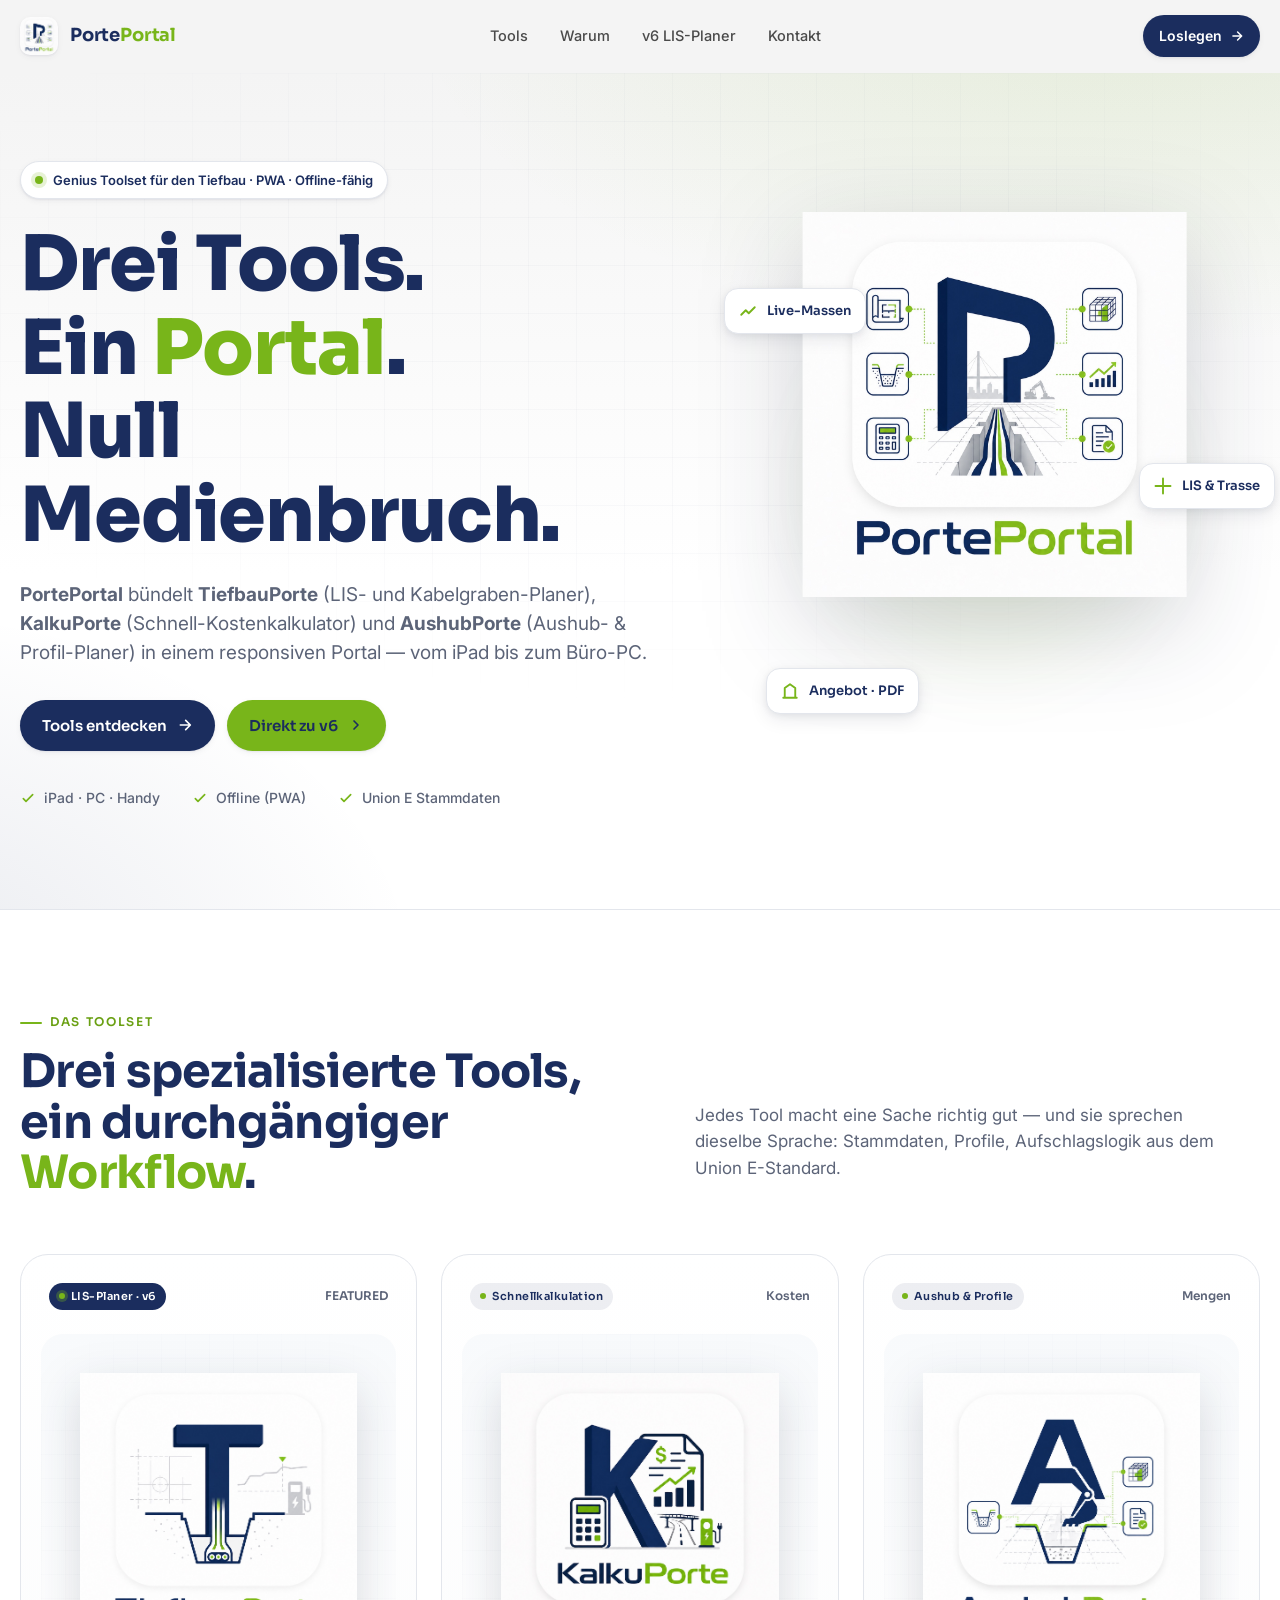
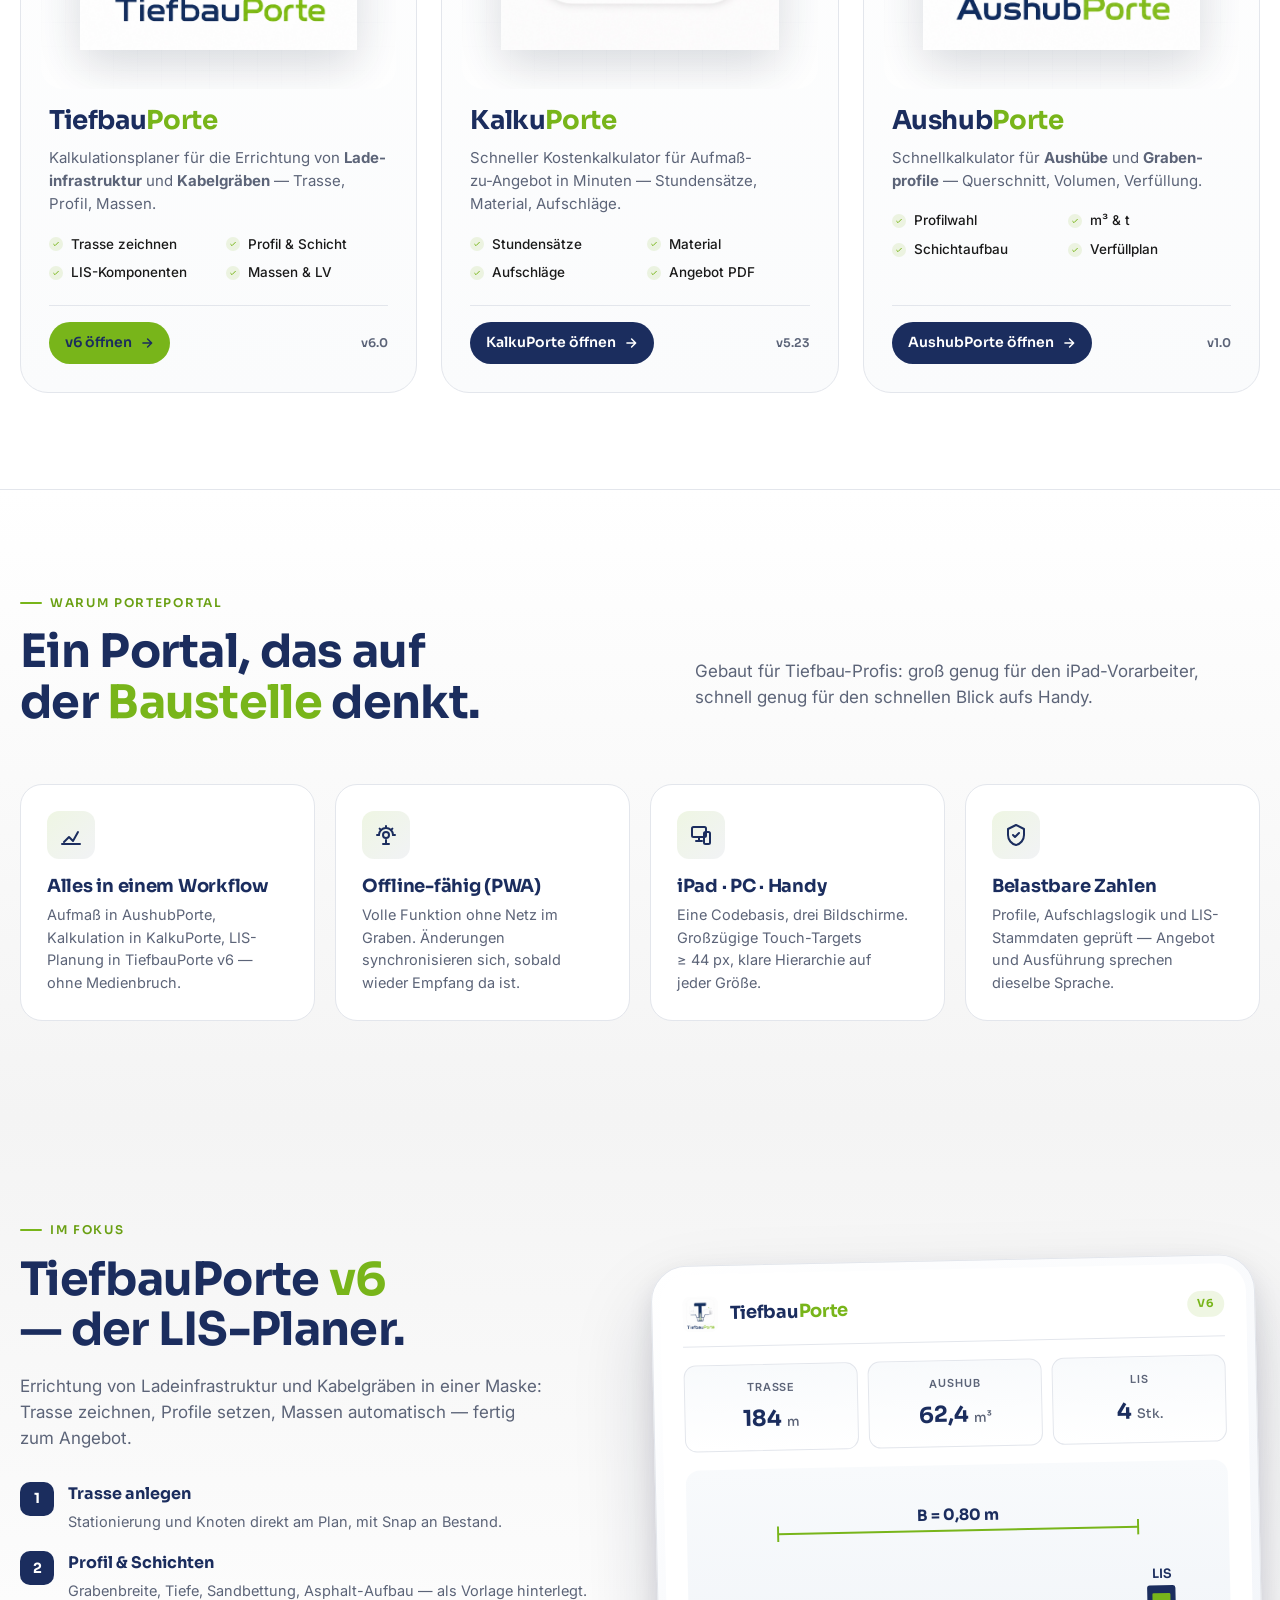
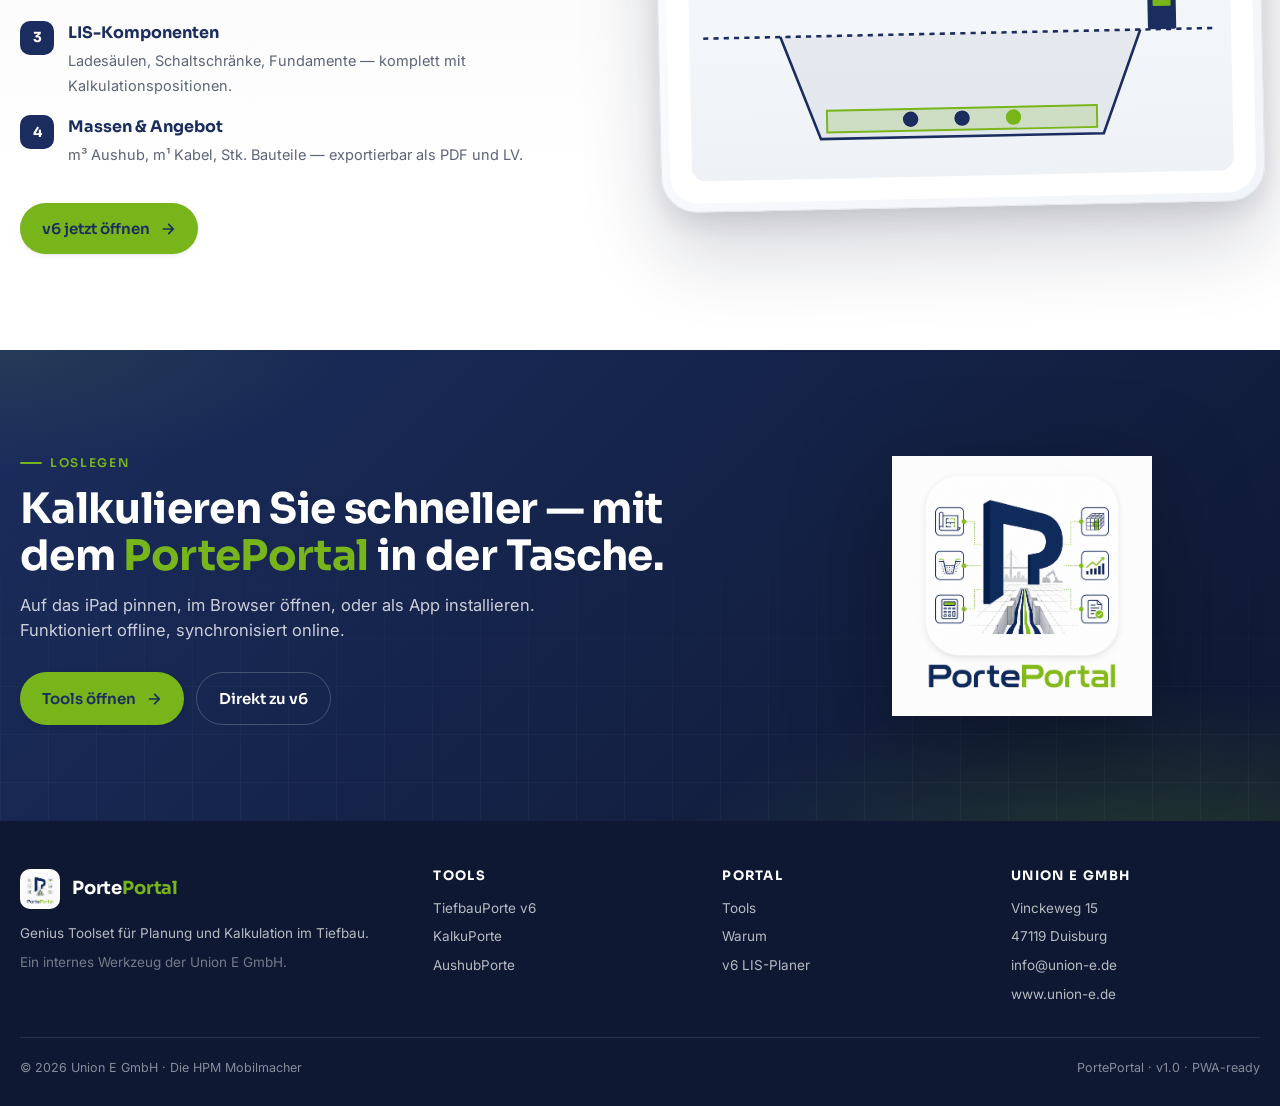
<file: index.html>
<!doctype html>
<html lang="de">
<head>
<meta charset="utf-8" />
<meta name="viewport" content="width=device-width, initial-scale=1, viewport-fit=cover" />
<meta name="theme-color" content="#1B2D5E" />
<meta name="description" content="PortePortal — Genius Toolset für Planung und Kalkulation im Tiefbau. TiefbauPorte, KalkuPorte und AushubPorte in einem Portal." />
<meta name="apple-mobile-web-app-capable" content="yes" />
<meta name="apple-mobile-web-app-status-bar-style" content="black-translucent" />
<meta name="apple-mobile-web-app-title" content="PortePortal" />
<meta name="mobile-web-app-capable" content="yes" />
<link rel="manifest" href="manifest.webmanifest" />
<link rel="icon" type="image/png" href="assets/logo-porteportal.png" />
<link rel="apple-touch-icon" href="assets/logo-porteportal.png" />
<title>PortePortal — Genius Toolset Tiefbau</title>
<link rel="preconnect" href="https://fonts.googleapis.com" />
<link rel="preconnect" href="https://fonts.gstatic.com" crossorigin />
<link rel="stylesheet" href="https://fonts.googleapis.com/css2?family=Sora:wght@400;500;600;700;800&family=Inter:wght@400;500;600;700&display=swap" />
<style>
  :root{
    --navy:#1B2D5E;--navy-700:#162548;--navy-900:#0E1832;
    --lime:#78B51A;--lime-600:#6AA013;--lime-soft:rgba(120,181,26,.12);
    --ink:#1A1A1A;--bg:#F4F4F4;--white:#FFFFFF;--line:#E3E6EC;--muted:#5C6478;
    --shadow-sm:0 1px 2px rgba(14,24,50,.06),0 2px 6px rgba(14,24,50,.05);
    --shadow-md:0 6px 18px rgba(14,24,50,.08),0 2px 6px rgba(14,24,50,.06);
    --shadow-lg:0 24px 48px rgba(14,24,50,.14),0 6px 14px rgba(14,24,50,.08);
    --shadow-xl:0 40px 80px rgba(14,24,50,.18),0 10px 24px rgba(14,24,50,.10);
    --r-sm:8px;--r-md:14px;--r-lg:22px;--r-xl:28px;--r-2xl:36px;
    --container:1240px;
    --t-fast:.15s cubic-bezier(.4,0,.2,1);
    --t-base:.25s cubic-bezier(.4,0,.2,1);
    --t-slow:.45s cubic-bezier(.4,0,.2,1);
  }
  *,*::before,*::after{box-sizing:border-box}
  html,body{margin:0;padding:0}
  html{scroll-behavior:smooth}
  body{font-family:'Inter',system-ui,-apple-system,Segoe UI,Roboto,sans-serif;color:var(--ink);background:var(--bg);line-height:1.55;-webkit-font-smoothing:antialiased;text-rendering:optimizeLegibility;overflow-x:hidden;}
  img{max-width:100%;display:block}
  a{color:inherit;text-decoration:none}
  button{font:inherit;cursor:pointer;border:0;background:none;color:inherit}
  h1,h2,h3,h4{font-family:'Sora','Inter',system-ui,sans-serif;color:var(--navy);letter-spacing:-0.015em;text-wrap:balance;margin:0;line-height:1.1;}
  p{text-wrap:pretty}
  .accent{color:var(--lime)}
  .container{width:min(100% - 40px,var(--container));margin-inline:auto;}
  .kicker{display:inline-flex;align-items:center;gap:8px;font-family:'Sora';font-size:12px;font-weight:600;color:var(--lime-600);letter-spacing:.14em;text-transform:uppercase;margin-bottom:14px;}
  .kicker::before{content:"";width:22px;height:2px;background:var(--lime);border-radius:2px;}
  .btn{display:inline-flex;align-items:center;gap:10px;padding:14px 22px;border-radius:999px;font-family:'Sora';font-weight:600;font-size:15px;transition:transform var(--t-fast),box-shadow var(--t-fast),background var(--t-fast);white-space:nowrap;}
  .btn svg{width:16px;height:16px;flex-shrink:0}
  .btn--primary{background:var(--navy);color:#fff !important;box-shadow:var(--shadow-sm)}
  .btn--primary:hover{background:var(--navy-700);transform:translateY(-1px);box-shadow:var(--shadow-md)}
  .btn--lime{background:var(--lime);color:var(--navy) !important;box-shadow:var(--shadow-sm)}
  .btn--lime:hover{background:var(--lime-600);transform:translateY(-1px);box-shadow:var(--shadow-md)}
  .btn--ghost{background:#fff;color:var(--navy) !important;border:1px solid var(--line)}
  .btn--ghost:hover{border-color:var(--navy);transform:translateY(-1px);box-shadow:var(--shadow-sm)}
  .nav{position:sticky;top:0;z-index:50;backdrop-filter:saturate(180%) blur(14px);-webkit-backdrop-filter:saturate(180%) blur(14px);background:rgba(244,244,244,.78);border-bottom:1px solid transparent;transition:border-color var(--t-base),background var(--t-base);}
  .nav.is-scrolled{border-bottom-color:var(--line);background:rgba(244,244,244,.94);}
  .nav__inner{display:flex;align-items:center;justify-content:space-between;height:72px;}
  .brand{display:flex;align-items:center;gap:12px;font-family:'Sora';font-weight:700;color:var(--navy);font-size:18px;letter-spacing:-.01em}
  .brand img{width:38px;height:38px;border-radius:10px;box-shadow:var(--shadow-sm);background:#fff}
  .brand__name :nth-child(1){color:var(--navy)}
  .brand__name :nth-child(2){color:var(--lime)}
  .nav__links{display:flex;align-items:center;gap:4px}
  .nav__links a{padding:10px 14px;border-radius:10px;font-weight:500;font-size:14.5px;color:var(--ink);opacity:.78;transition:all var(--t-fast);}
  .nav__links a:hover{opacity:1;background:rgba(27,45,94,.06)}
  .nav__cta{display:inline-flex;align-items:center;gap:8px;padding:10px 16px;border-radius:999px;background:var(--navy);color:#fff !important;font-weight:600;font-size:14px;box-shadow:var(--shadow-sm);transition:all var(--t-fast);margin-left:8px;}
  .nav__cta:hover{background:var(--navy-700);transform:translateY(-1px);box-shadow:var(--shadow-md)}
  .nav__cta svg{width:14px;height:14px}
  .nav__burger{display:none;width:42px;height:42px;border-radius:10px;align-items:center;justify-content:center;background:#fff;border:1px solid var(--line);transition:all var(--t-fast);}
  .nav__burger:hover{border-color:var(--navy)}
  .nav__burger svg{width:20px;height:20px;color:var(--navy)}
  @media(max-width:880px){.nav__links,.nav__cta{display:none}.nav__burger{display:inline-flex}}
  .drawer{position:fixed;inset:0;z-index:60;background:rgba(14,24,50,.5);backdrop-filter:blur(8px);opacity:0;pointer-events:none;transition:opacity var(--t-base);}
  .drawer.is-open{opacity:1;pointer-events:auto}
  .drawer__panel{position:absolute;top:0;right:0;bottom:0;width:min(86vw,360px);background:#fff;padding:24px;display:flex;flex-direction:column;gap:6px;transform:translateX(100%);transition:transform var(--t-base);}
  .drawer.is-open .drawer__panel{transform:translateX(0)}
  .drawer__head{display:flex;justify-content:space-between;align-items:center;margin-bottom:14px}
  .drawer__close{width:42px;height:42px;border-radius:10px;display:flex;align-items:center;justify-content:center;background:var(--bg);}
  .drawer__close svg{width:20px;height:20px;color:var(--navy)}
  .drawer a{padding:14px 16px;border-radius:12px;font-weight:600;color:var(--navy);display:flex;align-items:center;justify-content:space-between;}
  .drawer a:hover{background:var(--bg)}
  .drawer a svg{width:14px;height:14px;opacity:.4}
  .hero{position:relative;overflow:hidden;background:radial-gradient(1200px 600px at 88% -10%,rgba(120,181,26,.12),transparent 60%),radial-gradient(1000px 700px at -10% 110%,rgba(27,45,94,.10),transparent 55%),linear-gradient(180deg,var(--bg),#fff 60%);border-bottom:1px solid var(--line);}
  .hero__grid-bg{position:absolute;inset:0;pointer-events:none;opacity:.45;background-image:linear-gradient(rgba(27,45,94,.06) 1px,transparent 1px),linear-gradient(90deg,rgba(27,45,94,.06) 1px,transparent 1px);background-size:48px 48px;mask-image:radial-gradient(ellipse 80% 60% at 50% 30%,#000 40%,transparent 80%);-webkit-mask-image:radial-gradient(ellipse 80% 60% at 50% 30%,#000 40%,transparent 80%);}
  .hero__inner{position:relative;display:grid;grid-template-columns:1.1fr .9fr;gap:60px;align-items:center;padding:88px 0 100px;}
  @media(max-width:980px){.hero__inner{grid-template-columns:1fr;gap:48px;padding:60px 0 72px;}}
  .hero__badge{display:inline-flex;align-items:center;gap:10px;padding:8px 14px;border-radius:999px;background:#fff;border:1px solid var(--line);font-size:13px;font-weight:600;color:var(--navy);box-shadow:var(--shadow-sm);margin-bottom:24px;}
  .hero__badge .dot{width:8px;height:8px;border-radius:50%;background:var(--lime);box-shadow:0 0 0 4px rgba(120,181,26,.18);}
  .hero h1{font-size:clamp(40px,6.4vw,76px);font-weight:800;margin-bottom:22px;}
  .hero h1 .stack{display:block}
  .hero__lede{font-size:clamp(17px,1.5vw,19px);color:var(--muted);max-width:56ch;margin-bottom:32px;}
  .hero__actions{display:flex;flex-wrap:wrap;gap:12px;margin-bottom:36px}
  .hero__meta{display:flex;flex-wrap:wrap;gap:24px 32px;color:var(--muted);font-size:14px;font-weight:500;}
  .hero__meta div{display:flex;align-items:center;gap:8px}
  .hero__meta svg{width:16px;height:16px;color:var(--lime)}
  .hero__visual{position:relative;width:100%;max-width:520px;margin-inline:auto;aspect-ratio:1/1.05;min-height:380px;}
  .hero__halo{position:absolute;inset:-8%;background:radial-gradient(closest-side,rgba(120,181,26,.18),transparent 70%);filter:blur(24px);z-index:0;}
  .hero__logo-wrap{position:absolute;top:0;left:50%;transform:translateX(-50%);width:74%;z-index:2;}
  .hero__logo-wrap img{width:100%;height:auto;display:block;filter:drop-shadow(0 30px 50px rgba(14,24,50,.18));animation:float 6s ease-in-out infinite;}
  @keyframes float{0%,100%{transform:translateY(0)}50%{transform:translateY(-8px)}}
  .hero__chip{position:absolute;z-index:3;background:#fff;border-radius:14px;box-shadow:var(--shadow-md);padding:12px 14px;display:flex;align-items:center;gap:10px;font-family:'Sora';font-weight:600;font-size:13px;color:var(--navy);border:1px solid var(--line);}
  .hero__chip svg{width:18px;height:18px;color:var(--lime);flex-shrink:0}
  .hero__chip--1{top:14%;left:-2%}
  .hero__chip--2{top:46%;right:-4%}
  .hero__chip--3{bottom:8%;left:6%}
  @media(max-width:980px){.hero__visual{max-width:400px}.hero__chip--1,.hero__chip--3{display:none}}
  @media(max-width:540px){.hero__chip{display:none}}
  .section-head{display:grid;grid-template-columns:1fr .9fr;gap:48px;align-items:end;margin-bottom:56px;}
  @media(max-width:880px){.section-head{grid-template-columns:1fr;gap:18px;margin-bottom:40px}}
  .section-head h2{font-size:clamp(30px,3.6vw,46px);font-weight:700}
  .section-head p{color:var(--muted);font-size:17px;max-width:50ch}
  .tools{padding:96px 0;background:#fff;position:relative;}
  .tools__grid{display:grid;grid-template-columns:repeat(3,1fr);gap:24px;}
  @media(max-width:1080px){.tools__grid{grid-template-columns:repeat(2,1fr)}}
  @media(max-width:720px){.tools__grid{grid-template-columns:1fr}}
  .tool{position:relative;background:linear-gradient(180deg,#fff,#FAFBFC);border:1px solid var(--line);border-radius:var(--r-xl);padding:28px;display:flex;flex-direction:column;transition:transform var(--t-base),box-shadow var(--t-base),border-color var(--t-base);overflow:hidden;}
  .tool::before{content:"";position:absolute;inset:-1px;border-radius:inherit;padding:1px;background:linear-gradient(135deg,rgba(120,181,26,.0),rgba(120,181,26,.4) 50%,rgba(120,181,26,.0));-webkit-mask:linear-gradient(#000 0 0) content-box,linear-gradient(#000 0 0);mask:linear-gradient(#000 0 0) content-box,linear-gradient(#000 0 0);-webkit-mask-composite:xor;mask-composite:exclude;opacity:0;transition:opacity var(--t-base);pointer-events:none;}
  .tool:hover{transform:translateY(-6px);box-shadow:var(--shadow-lg);border-color:transparent;}
  .tool:hover::before{opacity:1}
  .tool__head{display:flex;align-items:center;justify-content:space-between;margin-bottom:20px;}
  .tool__pill{display:inline-flex;align-items:center;gap:6px;font-family:'Sora';font-size:11px;font-weight:600;padding:5px 10px;border-radius:999px;letter-spacing:.04em;background:rgba(27,45,94,.08);color:var(--navy);}
  .tool__pill .dot{width:6px;height:6px;border-radius:50%;background:var(--lime)}
  .tool__pill--featured{background:var(--navy);color:#fff}
  .tool__pill--featured .dot{background:var(--lime);box-shadow:0 0 0 3px rgba(120,181,26,.3)}
  .tool__meta{font-size:12px;font-weight:600;color:var(--muted);font-family:'Sora'}
  .tool__visual{position:relative;aspect-ratio:1/1;margin:4px -8px 18px;border-radius:var(--r-lg);background:radial-gradient(closest-side,rgba(120,181,26,.12),transparent 70%),linear-gradient(180deg,#F8FAFC,#fff);display:flex;align-items:center;justify-content:center;overflow:hidden;}
  .tool__visual::before{content:"";position:absolute;inset:0;background-image:linear-gradient(rgba(27,45,94,.04) 1px,transparent 1px),linear-gradient(90deg,rgba(27,45,94,.04) 1px,transparent 1px);background-size:24px 24px;mask-image:radial-gradient(ellipse 70% 60% at 50% 50%,#000,transparent);-webkit-mask-image:radial-gradient(ellipse 70% 60% at 50% 50%,#000,transparent);}
  .tool__visual img{position:relative;width:78%;height:auto;filter:drop-shadow(0 16px 24px rgba(14,24,50,.16));transition:transform var(--t-base);}
  .tool:hover .tool__visual img{transform:scale(1.04)}
  .tool__name{font-size:26px;font-weight:700;margin-bottom:10px;}
  .tool__desc{color:var(--muted);font-size:15px;margin:0 0 18px;min-height:3em;}
  .tool__features{list-style:none;padding:0;margin:0 0 22px;display:grid;grid-template-columns:1fr 1fr;gap:8px 14px;}
  .tool__features li{display:flex;align-items:center;gap:8px;font-size:13.5px;font-weight:500;color:var(--ink);}
  .tool__features svg{width:14px;height:14px;color:var(--lime);flex-shrink:0;background:var(--lime-soft);border-radius:50%;padding:3px;}
  .tool__foot{margin-top:auto;display:flex;align-items:center;justify-content:space-between;gap:12px;padding-top:16px;border-top:1px solid var(--line);}
  .tool__cta{display:inline-flex;align-items:center;gap:8px;padding:10px 16px;border-radius:999px;background:var(--navy);color:#fff !important;font-family:'Sora';font-weight:600;font-size:14px;transition:all var(--t-fast);}
  .tool__cta svg{width:14px;height:14px;transition:transform var(--t-fast)}
  .tool__cta:hover{background:var(--navy-700)}
  .tool__cta:hover svg{transform:translateX(3px)}
  .tool__cta--lime{background:var(--lime);color:var(--navy) !important}
  .tool__cta--lime:hover{background:var(--lime-600)}
  .why{padding:96px 0;background:linear-gradient(180deg,#fff,var(--bg));border-top:1px solid var(--line);}
  .features{display:grid;grid-template-columns:repeat(4,1fr);gap:20px;}
  @media(max-width:980px){.features{grid-template-columns:repeat(2,1fr)}}
  @media(max-width:540px){.features{grid-template-columns:1fr}}
  .feature{background:#fff;border:1px solid var(--line);border-radius:var(--r-lg);padding:26px;transition:transform var(--t-base),box-shadow var(--t-base);}
  .feature:hover{transform:translateY(-4px);box-shadow:var(--shadow-md)}
  .feature__ico{width:48px;height:48px;border-radius:12px;background:linear-gradient(135deg,var(--lime-soft),rgba(27,45,94,.06));display:flex;align-items:center;justify-content:center;margin-bottom:18px;}
  .feature__ico svg{width:24px;height:24px;color:var(--navy)}
  .feature h3{font-size:18px;font-weight:700;margin-bottom:8px}
  .feature p{color:var(--muted);font-size:14.5px;margin:0}
  .showcase{padding:96px 0;background:linear-gradient(180deg,var(--bg) 0%,#fff 80%);overflow:hidden;position:relative;}
  .showcase__inner{display:grid;grid-template-columns:1fr 1.05fr;gap:60px;align-items:center;}
  @media(max-width:980px){.showcase__inner{grid-template-columns:1fr;gap:48px}}
  .showcase h2{font-size:clamp(30px,3.6vw,46px);font-weight:700;margin-bottom:18px}
  .showcase .lede{color:var(--muted);font-size:17px;margin-bottom:30px;max-width:52ch}
  .showcase__list{list-style:none;padding:0;margin:0 0 36px;display:grid;gap:18px;}
  .showcase__list li{display:grid;grid-template-columns:auto 1fr;gap:14px;align-items:start;}
  .showcase__list .num{width:34px;height:34px;border-radius:10px;background:var(--navy);color:#fff;display:flex;align-items:center;justify-content:center;font-family:'Sora';font-weight:700;font-size:14px;flex-shrink:0;}
  .showcase__list b{display:block;color:var(--navy);font-family:'Sora';font-weight:700;font-size:16px;margin-bottom:2px;}
  .showcase__list span{color:var(--muted);font-size:14.5px}
  .showcase-card{position:relative;border-radius:var(--r-2xl);background:linear-gradient(150deg,#fff,#F1F4F9);border:1px solid var(--line);box-shadow:var(--shadow-xl);padding:8px;transform:rotate(-1.2deg);transition:transform var(--t-base);}
  .showcase-card:hover{transform:rotate(0deg)}
  .showcase-card__inner{background:#fff;border-radius:calc(var(--r-2xl) - 8px);padding:22px;display:flex;flex-direction:column;gap:18px;}
  .sc-toolbar{display:flex;align-items:center;gap:12px;padding-bottom:14px;border-bottom:1px solid var(--line);}
  .sc-toolbar img{width:36px;height:36px;border-radius:8px;background:#fff}
  .sc-toolbar h4{font-family:'Sora';font-size:18px;font-weight:700;flex:1;}
  .sc-toolbar h4 .accent{color:var(--lime)}
  .sc-toolbar .v6{font-family:'Sora';font-size:11px;font-weight:700;color:var(--lime);background:var(--lime-soft);padding:4px 10px;border-radius:999px;letter-spacing:.06em;}
  .sc-row{display:grid;grid-template-columns:repeat(3,1fr);gap:10px;}
  .sc-stat{background:linear-gradient(180deg,#F8FAFC,#fff);border:1px solid var(--line);border-radius:12px;padding:14px;text-align:center;}
  .sc-stat span{display:block;font-size:11px;font-weight:600;color:var(--muted);text-transform:uppercase;letter-spacing:.08em;margin-bottom:6px;}
  .sc-stat b{font-family:'Sora';font-size:22px;font-weight:700;color:var(--navy);display:block;}
  .sc-stat b small{font-size:13px;font-weight:500;color:var(--muted)}
  .sc-trench{background:linear-gradient(180deg,#F8FAFC,#EEF2F7);border-radius:14px;padding:14px;overflow:hidden;}
  .sc-trench svg{width:100%;height:auto;display:block}
  .cta{padding:96px 0;background:linear-gradient(135deg,var(--navy) 0%,var(--navy-900) 100%);color:#fff;position:relative;overflow:hidden;}
  .cta::before{content:"";position:absolute;inset:0;background-image:radial-gradient(800px 300px at 90% 110%,rgba(120,181,26,.20),transparent 60%),radial-gradient(600px 200px at 0% 0%,rgba(120,181,26,.10),transparent 60%);}
  .cta::after{content:"";position:absolute;inset:0;background-image:linear-gradient(rgba(255,255,255,.04) 1px,transparent 1px),linear-gradient(90deg,rgba(255,255,255,.04) 1px,transparent 1px);background-size:48px 48px;mask-image:linear-gradient(180deg,transparent 30%,#000 100%);-webkit-mask-image:linear-gradient(180deg,transparent 30%,#000 100%);}
  .cta__inner{position:relative;z-index:1;display:grid;grid-template-columns:1.2fr .8fr;gap:48px;align-items:center;}
  @media(max-width:880px){.cta__inner{grid-template-columns:1fr;gap:32px}}
  .cta .kicker{color:var(--lime)}
  .cta .kicker::before{background:var(--lime)}
  .cta h2{color:#fff;font-size:clamp(28px,3.4vw,42px);font-weight:700;margin-bottom:14px;}
  .cta p{color:rgba(255,255,255,.78);font-size:16.5px;margin:0 0 28px;max-width:54ch}
  .cta__actions{display:flex;flex-wrap:wrap;gap:12px}
  .cta__visual{text-align:center;}
  .cta__visual img{width:min(260px,80%);height:auto;margin-inline:auto;filter:drop-shadow(0 30px 50px rgba(0,0,0,.35));}
  .footer{background:var(--navy-900);color:rgba(255,255,255,.7);padding:48px 0 28px;font-size:13.5px;}
  .footer__inner{display:grid;grid-template-columns:1.5fr 1fr 1fr 1fr;gap:40px;margin-bottom:32px;}
  @media(max-width:880px){.footer__inner{grid-template-columns:1fr 1fr;gap:32px}}
  @media(max-width:540px){.footer__inner{grid-template-columns:1fr}}
  .footer__brand{display:flex;align-items:center;gap:12px;margin-bottom:14px}
  .footer__brand img{width:40px;height:40px;border-radius:10px;background:#fff;padding:2px}
  .footer__brand b{font-family:'Sora';font-weight:700;font-size:18px;color:#fff;letter-spacing:-.01em;}
  .footer__brand b .accent{color:var(--lime)}
  .footer p{margin:0 0 8px}
  .footer h4{color:#fff;font-family:'Sora';font-size:13px;font-weight:700;text-transform:uppercase;letter-spacing:.1em;margin-bottom:14px;}
  .footer ul{list-style:none;padding:0;margin:0;display:grid;gap:8px}
  .footer ul a{color:rgba(255,255,255,.7);transition:color var(--t-fast);}
  .footer ul a:hover{color:var(--lime)}
  .footer__bar{border-top:1px solid rgba(255,255,255,.1);padding-top:20px;display:flex;justify-content:space-between;align-items:center;flex-wrap:wrap;gap:12px;color:rgba(255,255,255,.5);font-size:12.5px;}
  .reveal{opacity:0;transform:translateY(16px);transition:opacity .6s ease,transform .6s cubic-bezier(.4,0,.2,1);}
  .reveal.is-visible{opacity:1;transform:none}
  .no-js .reveal,html:not(.js) .reveal{opacity:1;transform:none}
  @media(prefers-reduced-motion:reduce){*,*::before,*::after{animation-duration:.01ms !important;transition-duration:.01ms !important;}}
</style>
</head>
<body>

<!-- ===================== JINGLE ===================== -->
<!-- MP3-Datei muss im selben Ordner wie index.html liegen -->
<audio id="jingle" src="PortePortal_Jingle.mp3" preload="auto"></audio>
<script>
  (function () {
    var audio = document.getElementById('jingle');
    var tryPlay = function() { audio.play().catch(function(){}); };
    // Direkt versuchen (klappt wenn Browser Autoplay erlaubt)
    window.addEventListener('DOMContentLoaded', tryPlay);
    // Fallback: bei erster Nutzer-Interaktion abspielen
    var onInteraction = function() {
      tryPlay();
      ['click','touchstart','keydown'].forEach(function(e){
        document.removeEventListener(e, onInteraction);
      });
    };
    ['click','touchstart','keydown'].forEach(function(e){
      document.addEventListener(e, onInteraction, { once: true });
    });
  })();
</script>
<!-- ================================================== -->

<!-- NAV -->
<header class="nav" id="nav">
  <div class="container nav__inner">
    <a href="#top" class="brand" aria-label="PortePortal Startseite">
      <img src="assets/logo-porteportal.png" alt="" />
      <span class="brand__name"><span>Porte</span><span>Portal</span></span>
    </a>
    <nav class="nav__links" aria-label="Hauptnavigation">
      <a href="#tools">Tools</a>
      <a href="#warum">Warum</a>
      <a href="#tiefbau">v6 LIS-Planer</a>
      <a href="#kontakt">Kontakt</a>
    </nav>
    <a href="#tools" class="nav__cta">
      Loslegen
      <svg viewBox="0 0 24 24" fill="none" stroke="currentColor" stroke-width="2.5" stroke-linecap="round" stroke-linejoin="round"><path d="M5 12h14M13 5l7 7-7 7"/></svg>
    </a>
    <button class="nav__burger" id="burger" aria-label="Menü öffnen" aria-controls="drawer" aria-expanded="false">
      <svg viewBox="0 0 24 24" fill="none" stroke="currentColor" stroke-width="2" stroke-linecap="round"><path d="M4 7h16M4 12h16M4 17h16"/></svg>
    </button>
  </div>
</header>

<!-- DRAWER -->
<div class="drawer" id="drawer" aria-hidden="true">
  <div class="drawer__panel">
    <div class="drawer__head">
      <a href="#top" class="brand"><img src="assets/logo-porteportal.png" alt="" /><span class="brand__name"><span>Porte</span><span>Portal</span></span></a>
      <button class="drawer__close" id="drawer-close" aria-label="Menü schließen">
        <svg viewBox="0 0 24 24" fill="none" stroke="currentColor" stroke-width="2" stroke-linecap="round"><path d="M6 6l12 12M18 6L6 18"/></svg>
      </button>
    </div>
    <a href="#tools" data-close>Tools <svg viewBox="0 0 24 24" fill="none" stroke="currentColor" stroke-width="2.5" stroke-linecap="round"><path d="M9 6l6 6-6 6"/></svg></a>
    <a href="#warum" data-close>Warum <svg viewBox="0 0 24 24" fill="none" stroke="currentColor" stroke-width="2.5" stroke-linecap="round"><path d="M9 6l6 6-6 6"/></svg></a>
    <a href="#tiefbau" data-close>v6 LIS-Planer <svg viewBox="0 0 24 24" fill="none" stroke="currentColor" stroke-width="2.5" stroke-linecap="round"><path d="M9 6l6 6-6 6"/></svg></a>
    <a href="#kontakt" data-close>Kontakt <svg viewBox="0 0 24 24" fill="none" stroke="currentColor" stroke-width="2.5" stroke-linecap="round"><path d="M9 6l6 6-6 6"/></svg></a>
  </div>
</div>

<!-- HERO -->
<main id="top">
<section class="hero">
  <div class="hero__grid-bg" aria-hidden="true"></div>
  <div class="container hero__inner">
    <div class="hero__copy">
      <span class="hero__badge"><span class="dot"></span>Genius Toolset für den Tiefbau · PWA · Offline-fähig</span>
      <h1>
        <span class="stack">Drei Tools.</span>
        <span class="stack">Ein <span class="accent">Portal</span>.</span>
        <span class="stack">Null Medienbruch.</span>
      </h1>
      <p class="hero__lede"><b>PortePortal</b> bündelt <b>TiefbauPorte</b> (LIS- und Kabelgraben-Planer), <b>KalkuPorte</b> (Schnell-Kostenkalkulator) und <b>AushubPorte</b> (Aushub- &amp; Profil-Planer) in einem responsiven Portal — vom iPad bis zum Büro-PC.</p>
      <div class="hero__actions">
        <a href="#tools" class="btn btn--primary">Tools entdecken <svg viewBox="0 0 24 24" fill="none" stroke="currentColor" stroke-width="2.5" stroke-linecap="round" stroke-linejoin="round"><path d="M5 12h14M13 5l7 7-7 7"/></svg></a>
        <a href="tools/tiefbauporte/" class="btn btn--lime">Direkt zu v6 <svg viewBox="0 0 24 24" fill="none" stroke="currentColor" stroke-width="2.5" stroke-linecap="round" stroke-linejoin="round"><path d="M9 6l6 6-6 6"/></svg></a>
      </div>
      <div class="hero__meta">
        <div><svg viewBox="0 0 24 24" fill="none" stroke="currentColor" stroke-width="2.5" stroke-linecap="round" stroke-linejoin="round"><path d="M5 13l4 4L19 7"/></svg>iPad · PC · Handy</div>
        <div><svg viewBox="0 0 24 24" fill="none" stroke="currentColor" stroke-width="2.5" stroke-linecap="round" stroke-linejoin="round"><path d="M5 13l4 4L19 7"/></svg>Offline (PWA)</div>
        <div><svg viewBox="0 0 24 24" fill="none" stroke="currentColor" stroke-width="2.5" stroke-linecap="round" stroke-linejoin="round"><path d="M5 13l4 4L19 7"/></svg>Union E Stammdaten</div>
      </div>
    </div>
    <div class="hero__visual" aria-hidden="true">
      <div class="hero__halo"></div>
      <div class="hero__logo-wrap"><img src="assets/logo-porteportal.png" alt="PortePortal — drei Tools, ein Portal" /></div>
      <div class="hero__chip hero__chip--1"><svg viewBox="0 0 24 24" fill="none" stroke="currentColor" stroke-width="2.5" stroke-linecap="round" stroke-linejoin="round"><path d="M3 17l6-6 4 4 8-8"/></svg>Live-Massen</div>
      <div class="hero__chip hero__chip--2"><svg viewBox="0 0 24 24" fill="none" stroke="currentColor" stroke-width="2.5" stroke-linecap="round" stroke-linejoin="round"><path d="M12 2v20M2 12h20"/></svg>LIS &amp; Trasse</div>
      <div class="hero__chip hero__chip--3"><svg viewBox="0 0 24 24" fill="none" stroke="currentColor" stroke-width="2.5" stroke-linecap="round" stroke-linejoin="round"><path d="M3 21h18M5 21V8l7-5 7 5v13"/></svg>Angebot · PDF</div>
    </div>
  </div>
</section>

<!-- TOOLS -->
<section class="tools" id="tools">
  <div class="container">
    <div class="section-head reveal">
      <div><span class="kicker">Das Toolset</span><h2>Drei spezialisierte Tools, ein durchgängiger <span class="accent">Workflow</span>.</h2></div>
      <p>Jedes Tool macht eine Sache richtig gut — und sie sprechen dieselbe Sprache: Stammdaten, Profile, Aufschlagslogik aus dem Union E-Standard.</p>
    </div>
    <div class="tools__grid">
      <article class="tool reveal">
        <div class="tool__head"><span class="tool__pill tool__pill--featured"><span class="dot"></span>LIS-Planer · v6</span><span class="tool__meta">FEATURED</span></div>
        <div class="tool__visual"><img src="assets/logo-tiefbauporte.png" alt="TiefbauPorte Logo" loading="lazy" /></div>
        <div class="tool__body">
          <h3 class="tool__name">Tiefbau<span class="accent">Porte</span></h3>
          <p class="tool__desc">Kalkulations­planer für die Errichtung von <b>Lade­infrastruktur</b> und <b>Kabel­gräben</b> — Trasse, Profil, Massen.</p>
          <ul class="tool__features">
            <li><svg viewBox="0 0 24 24" fill="none" stroke="currentColor" stroke-width="3" stroke-linecap="round"><path d="M5 13l4 4L19 7"/></svg>Trasse zeichnen</li>
            <li><svg viewBox="0 0 24 24" fill="none" stroke="currentColor" stroke-width="3" stroke-linecap="round"><path d="M5 13l4 4L19 7"/></svg>Profil &amp; Schicht</li>
            <li><svg viewBox="0 0 24 24" fill="none" stroke="currentColor" stroke-width="3" stroke-linecap="round"><path d="M5 13l4 4L19 7"/></svg>LIS-Komponenten</li>
            <li><svg viewBox="0 0 24 24" fill="none" stroke="currentColor" stroke-width="3" stroke-linecap="round"><path d="M5 13l4 4L19 7"/></svg>Massen &amp; LV</li>
          </ul>
        </div>
        <div class="tool__foot"><a class="tool__cta tool__cta--lime" href="tools/tiefbauporte/">v6 öffnen <svg viewBox="0 0 24 24" fill="none" stroke="currentColor" stroke-width="2.5" stroke-linecap="round" stroke-linejoin="round"><path d="M5 12h14M13 5l7 7-7 7"/></svg></a><span class="tool__meta">v6.0</span></div>
      </article>
      <article class="tool reveal">
        <div class="tool__head"><span class="tool__pill"><span class="dot"></span>Schnell­kalkulation</span><span class="tool__meta">Kosten</span></div>
        <div class="tool__visual"><img src="assets/logo-kalkuporte.png" alt="KalkuPorte Logo" loading="lazy" /></div>
        <div class="tool__body">
          <h3 class="tool__name">Kalku<span class="accent">Porte</span></h3>
          <p class="tool__desc">Schneller Kosten­kalkulator für Aufmaß-zu-Angebot in Minuten — Stunden­sätze, Material, Aufschläge.</p>
          <ul class="tool__features">
            <li><svg viewBox="0 0 24 24" fill="none" stroke="currentColor" stroke-width="3" stroke-linecap="round"><path d="M5 13l4 4L19 7"/></svg>Stunden­sätze</li>
            <li><svg viewBox="0 0 24 24" fill="none" stroke="currentColor" stroke-width="3" stroke-linecap="round"><path d="M5 13l4 4L19 7"/></svg>Material</li>
            <li><svg viewBox="0 0 24 24" fill="none" stroke="currentColor" stroke-width="3" stroke-linecap="round"><path d="M5 13l4 4L19 7"/></svg>Aufschläge</li>
            <li><svg viewBox="0 0 24 24" fill="none" stroke="currentColor" stroke-width="3" stroke-linecap="round"><path d="M5 13l4 4L19 7"/></svg>Angebot PDF</li>
          </ul>
        </div>
        <div class="tool__foot"><a class="tool__cta" href="tools/kalkuporte/">KalkuPorte öffnen <svg viewBox="0 0 24 24" fill="none" stroke="currentColor" stroke-width="2.5" stroke-linecap="round" stroke-linejoin="round"><path d="M5 12h14M13 5l7 7-7 7"/></svg></a><span class="tool__meta">v5.23</span></div>
      </article>
      <article class="tool reveal">
        <div class="tool__head"><span class="tool__pill"><span class="dot"></span>Aushub &amp; Profile</span><span class="tool__meta">Mengen</span></div>
        <div class="tool__visual"><img src="assets/logo-aushubporte.png" alt="AushubPorte Logo" loading="lazy" /></div>
        <div class="tool__body">
          <h3 class="tool__name">Aushub<span class="accent">Porte</span></h3>
          <p class="tool__desc">Schnell­kalkulator für <b>Aushübe</b> und <b>Graben­profile</b> — Querschnitt, Volumen, Verfüllung.</p>
          <ul class="tool__features">
            <li><svg viewBox="0 0 24 24" fill="none" stroke="currentColor" stroke-width="3" stroke-linecap="round"><path d="M5 13l4 4L19 7"/></svg>Profil­wahl</li>
            <li><svg viewBox="0 0 24 24" fill="none" stroke="currentColor" stroke-width="3" stroke-linecap="round"><path d="M5 13l4 4L19 7"/></svg>m³ &amp; t</li>
            <li><svg viewBox="0 0 24 24" fill="none" stroke="currentColor" stroke-width="3" stroke-linecap="round"><path d="M5 13l4 4L19 7"/></svg>Schicht­aufbau</li>
            <li><svg viewBox="0 0 24 24" fill="none" stroke="currentColor" stroke-width="3" stroke-linecap="round"><path d="M5 13l4 4L19 7"/></svg>Verfüll­plan</li>
          </ul>
        </div>
        <div class="tool__foot"><a class="tool__cta" href="tools/aushubporte/">AushubPorte öffnen <svg viewBox="0 0 24 24" fill="none" stroke="currentColor" stroke-width="2.5" stroke-linecap="round" stroke-linejoin="round"><path d="M5 12h14M13 5l7 7-7 7"/></svg></a><span class="tool__meta">v1.0</span></div>
      </article>
    </div>
  </div>
</section>

<!-- WHY -->
<section class="why" id="warum">
  <div class="container">
    <div class="section-head reveal">
      <div><span class="kicker">Warum PortePortal</span><h2>Ein Portal, das auf der <span class="accent">Baustelle</span> denkt.</h2></div>
      <p>Gebaut für Tiefbau-Profis: groß genug für den iPad-Vorarbeiter, schnell genug für den schnellen Blick aufs Handy.</p>
    </div>
    <div class="features">
      <div class="feature reveal"><div class="feature__ico"><svg viewBox="0 0 24 24" fill="none" stroke="currentColor" stroke-width="2" stroke-linecap="round" stroke-linejoin="round"><path d="M5 19l5-5 4 4 5-9"/><path d="M3 21h18"/></svg></div><h3>Alles in einem Workflow</h3><p>Aufmaß in AushubPorte, Kalkulation in KalkuPorte, LIS-Planung in TiefbauPorte v6 — ohne Medienbruch.</p></div>
      <div class="feature reveal"><div class="feature__ico"><svg viewBox="0 0 24 24" fill="none" stroke="currentColor" stroke-width="2" stroke-linecap="round" stroke-linejoin="round"><path d="M5 12a7 7 0 0 1 14 0"/><path d="M3 12h2M19 12h2M12 3v2M5.6 5.6l1.4 1.4M17 7l1.4-1.4"/><path d="M9 21h6M12 17v4"/><circle cx="12" cy="12" r="3"/></svg></div><h3>Offline-fähig (PWA)</h3><p>Volle Funktion ohne Netz im Graben. Änderungen synchronisieren sich, sobald wieder Empfang da ist.</p></div>
      <div class="feature reveal"><div class="feature__ico"><svg viewBox="0 0 24 24" fill="none" stroke="currentColor" stroke-width="2" stroke-linecap="round" stroke-linejoin="round"><rect x="3" y="4" width="14" height="10" rx="1.5"/><path d="M7 18h6M10 14v4"/><rect x="15" y="9" width="6" height="12" rx="1.5"/></svg></div><h3>iPad · PC · Handy</h3><p>Eine Codebasis, drei Bildschirme. Großzügige Touch-Targets ≥ 44 px, klare Hierarchie auf jeder Größe.</p></div>
      <div class="feature reveal"><div class="feature__ico"><svg viewBox="0 0 24 24" fill="none" stroke="currentColor" stroke-width="2" stroke-linecap="round" stroke-linejoin="round"><path d="M12 2l8 4v6c0 5-3.5 9-8 10-4.5-1-8-5-8-10V6l8-4z"/><path d="M9 12l2 2 4-4"/></svg></div><h3>Belastbare Zahlen</h3><p>Profile, Aufschlagslogik und LIS-Stammdaten geprüft — Angebot und Ausführung sprechen dieselbe Sprache.</p></div>
    </div>
  </div>
</section>

<!-- SHOWCASE V6 -->
<section class="showcase" id="tiefbau">
  <div class="container showcase__inner">
    <div class="reveal">
      <span class="kicker">Im Fokus</span>
      <h2>TiefbauPorte <span class="accent">v6</span> — der LIS-Planer.</h2>
      <p class="lede">Errichtung von Ladeinfrastruktur und Kabelgräben in einer Maske: Trasse zeichnen, Profile setzen, Massen automatisch — fertig zum Angebot.</p>
      <ul class="showcase__list">
        <li><span class="num">1</span><div><b>Trasse anlegen</b><span>Stationierung und Knoten direkt am Plan, mit Snap an Bestand.</span></div></li>
        <li><span class="num">2</span><div><b>Profil &amp; Schichten</b><span>Grabenbreite, Tiefe, Sandbettung, Asphalt-Aufbau — als Vorlage hinterlegt.</span></div></li>
        <li><span class="num">3</span><div><b>LIS-Komponenten</b><span>Ladesäulen, Schaltschränke, Fundamente — komplett mit Kalkulationspositionen.</span></div></li>
        <li><span class="num">4</span><div><b>Massen &amp; Angebot</b><span>m³ Aushub, m¹ Kabel, Stk. Bauteile — exportierbar als PDF und LV.</span></div></li>
      </ul>
      <a href="tools/tiefbauporte/" class="btn btn--lime">v6 jetzt öffnen <svg viewBox="0 0 24 24" fill="none" stroke="currentColor" stroke-width="2.5" stroke-linecap="round" stroke-linejoin="round"><path d="M5 12h14M13 5l7 7-7 7"/></svg></a>
    </div>
    <div class="reveal" style="--reveal-delay:.1s">
      <div class="showcase-card">
        <div class="showcase-card__inner">
          <div class="sc-toolbar"><img src="assets/logo-tiefbauporte.png" alt="" /><h4>Tiefbau<span class="accent">Porte</span></h4><span class="v6">V6</span></div>
          <div class="sc-row">
            <div class="sc-stat"><span>Trasse</span><b>184 <small>m</small></b></div>
            <div class="sc-stat"><span>Aushub</span><b>62,4 <small>m³</small></b></div>
            <div class="sc-stat"><span>LIS</span><b>4 <small>Stk.</small></b></div>
          </div>
          <div class="sc-trench" aria-hidden="true">
            <svg viewBox="0 0 400 220" preserveAspectRatio="xMidYMid meet">
              <line x1="0" y1="120" x2="400" y2="120" stroke="#1B2D5E" stroke-width="2" stroke-dasharray="4 4" />
              <path d="M 60 120 L 90 200 L 310 200 L 340 120" fill="rgba(27,45,94,.06)" stroke="#1B2D5E" stroke-width="2" />
              <path d="M 95 195 L 305 195 L 305 178 L 95 178 Z" fill="rgba(120,181,26,.20)" stroke="#78B51A" stroke-width="1.5" />
              <circle cx="160" cy="186" r="6" fill="#1B2D5E" />
              <circle cx="200" cy="186" r="6" fill="#1B2D5E" />
              <circle cx="240" cy="186" r="6" fill="#78B51A" />
              <rect x="346" y="86" width="22" height="34" fill="#1B2D5E" rx="2" />
              <rect x="350" y="92" width="14" height="10" fill="#78B51A" rx="1" />
              <line x1="60" y1="40" x2="340" y2="40" stroke="#78B51A" stroke-width="1.5" />
              <line x1="60" y1="34" x2="60" y2="46" stroke="#78B51A" stroke-width="1.5" />
              <line x1="340" y1="34" x2="340" y2="46" stroke="#78B51A" stroke-width="1.5" />
              <text x="200" y="32" font-family="Sora, Inter" font-size="12" font-weight="700" text-anchor="middle" fill="#1B2D5E">B = 0,80 m</text>
              <text x="358" y="80" font-family="Sora, Inter" font-size="10" font-weight="600" text-anchor="middle" fill="#1B2D5E">LIS</text>
            </svg>
          </div>
        </div>
      </div>
    </div>
  </div>
</section>

<!-- CTA -->
<section class="cta" id="kontakt">
  <div class="container cta__inner">
    <div>
      <span class="kicker">Loslegen</span>
      <h2>Kalkulieren Sie schneller — mit dem <span class="accent">PortePortal</span> in der Tasche.</h2>
      <p>Auf das iPad pinnen, im Browser öffnen, oder als App installieren. Funktioniert offline, synchronisiert online.</p>
      <div class="cta__actions">
        <a href="#tools" class="btn btn--lime">Tools öffnen <svg viewBox="0 0 24 24" fill="none" stroke="currentColor" stroke-width="2.5" stroke-linecap="round" stroke-linejoin="round"><path d="M5 12h14M13 5l7 7-7 7"/></svg></a>
        <a href="tools/tiefbauporte/" class="btn btn--ghost" style="background:transparent;color:#fff !important;border-color:rgba(255,255,255,.2)">Direkt zu v6</a>
      </div>
    </div>
    <div class="cta__visual"><img src="assets/logo-porteportal.png" alt="" /></div>
  </div>
</section>
</main>

<!-- FOOTER -->
<footer class="footer">
  <div class="container">
    <div class="footer__inner">
      <div>
        <div class="footer__brand"><img src="assets/logo-porteportal.png" alt="" /><b><span>Porte</span><span class="accent">Portal</span></b></div>
        <p>Genius Toolset für Planung und Kalkulation im Tiefbau.</p>
        <p style="opacity:.6">Ein internes Werkzeug der Union E GmbH.</p>
      </div>
      <div><h4>Tools</h4><ul><li><a href="tools/tiefbauporte/">TiefbauPorte v6</a></li><li><a href="tools/kalkuporte/">KalkuPorte</a></li><li><a href="tools/aushubporte/">AushubPorte</a></li></ul></div>
      <div><h4>Portal</h4><ul><li><a href="#tools">Tools</a></li><li><a href="#warum">Warum</a></li><li><a href="#tiefbau">v6 LIS-Planer</a></li></ul></div>
      <div><h4>Union E GmbH</h4><ul><li>Vinckeweg 15</li><li>47119 Duisburg</li><li><a href="mailto:info@union-e.de">info@union-e.de</a></li><li><a href="https://www.union-e.de" target="_blank" rel="noopener">www.union-e.de</a></li></ul></div>
    </div>
    <div class="footer__bar">
      <span>© <span id="year">2026</span> Union E GmbH · Die HPM Mobilmacher</span>
      <span>PortePortal · v1.0 · PWA-ready</span>
    </div>
  </div>
</footer>

<!-- JS -->
<script>
  document.documentElement.classList.add('js');
  document.getElementById('year').textContent = new Date().getFullYear();
  var nav = document.getElementById('nav');
  var onScroll = function() { nav.classList.toggle('is-scrolled', window.scrollY > 8); };
  window.addEventListener('scroll', onScroll, {passive:true});
  onScroll();
  var burger = document.getElementById('burger');
  var drawer = document.getElementById('drawer');
  var drawerClose = document.getElementById('drawer-close');
  var openDrawer = function() { drawer.classList.add('is-open'); drawer.setAttribute('aria-hidden','false'); burger.setAttribute('aria-expanded','true'); document.body.style.overflow='hidden'; };
  var closeDrawer = function() { drawer.classList.remove('is-open'); drawer.setAttribute('aria-hidden','true'); burger.setAttribute('aria-expanded','false'); document.body.style.overflow=''; };
  burger.addEventListener('click', openDrawer);
  drawerClose.addEventListener('click', closeDrawer);
  drawer.addEventListener('click', function(e){ if(e.target===drawer) closeDrawer(); });
  drawer.querySelectorAll('[data-close]').forEach(function(el){ el.addEventListener('click', closeDrawer); });
  document.addEventListener('keydown', function(e){ if(e.key==='Escape') closeDrawer(); });
  var revealElements = document.querySelectorAll('.reveal');
  if ('IntersectionObserver' in window) {
    var io = new IntersectionObserver(function(entries){ entries.forEach(function(entry){ if(entry.isIntersecting){ entry.target.classList.add('is-visible'); io.unobserve(entry.target); } }); }, {threshold:0.08,rootMargin:'0px 0px -5% 0px'});
    revealElements.forEach(function(el){ io.observe(el); });
    setTimeout(function(){ revealElements.forEach(function(el){ el.classList.add('is-visible'); }); }, 1200);
  } else {
    revealElements.forEach(function(el){ el.classList.add('is-visible'); });
  }
  if ('serviceWorker' in navigator) {
    window.addEventListener('load', function(){ navigator.serviceWorker.register('sw.js').catch(function(err){ console.warn('SW registration failed:',err); }); });
  }
</script>

</body>
</html>
</file>
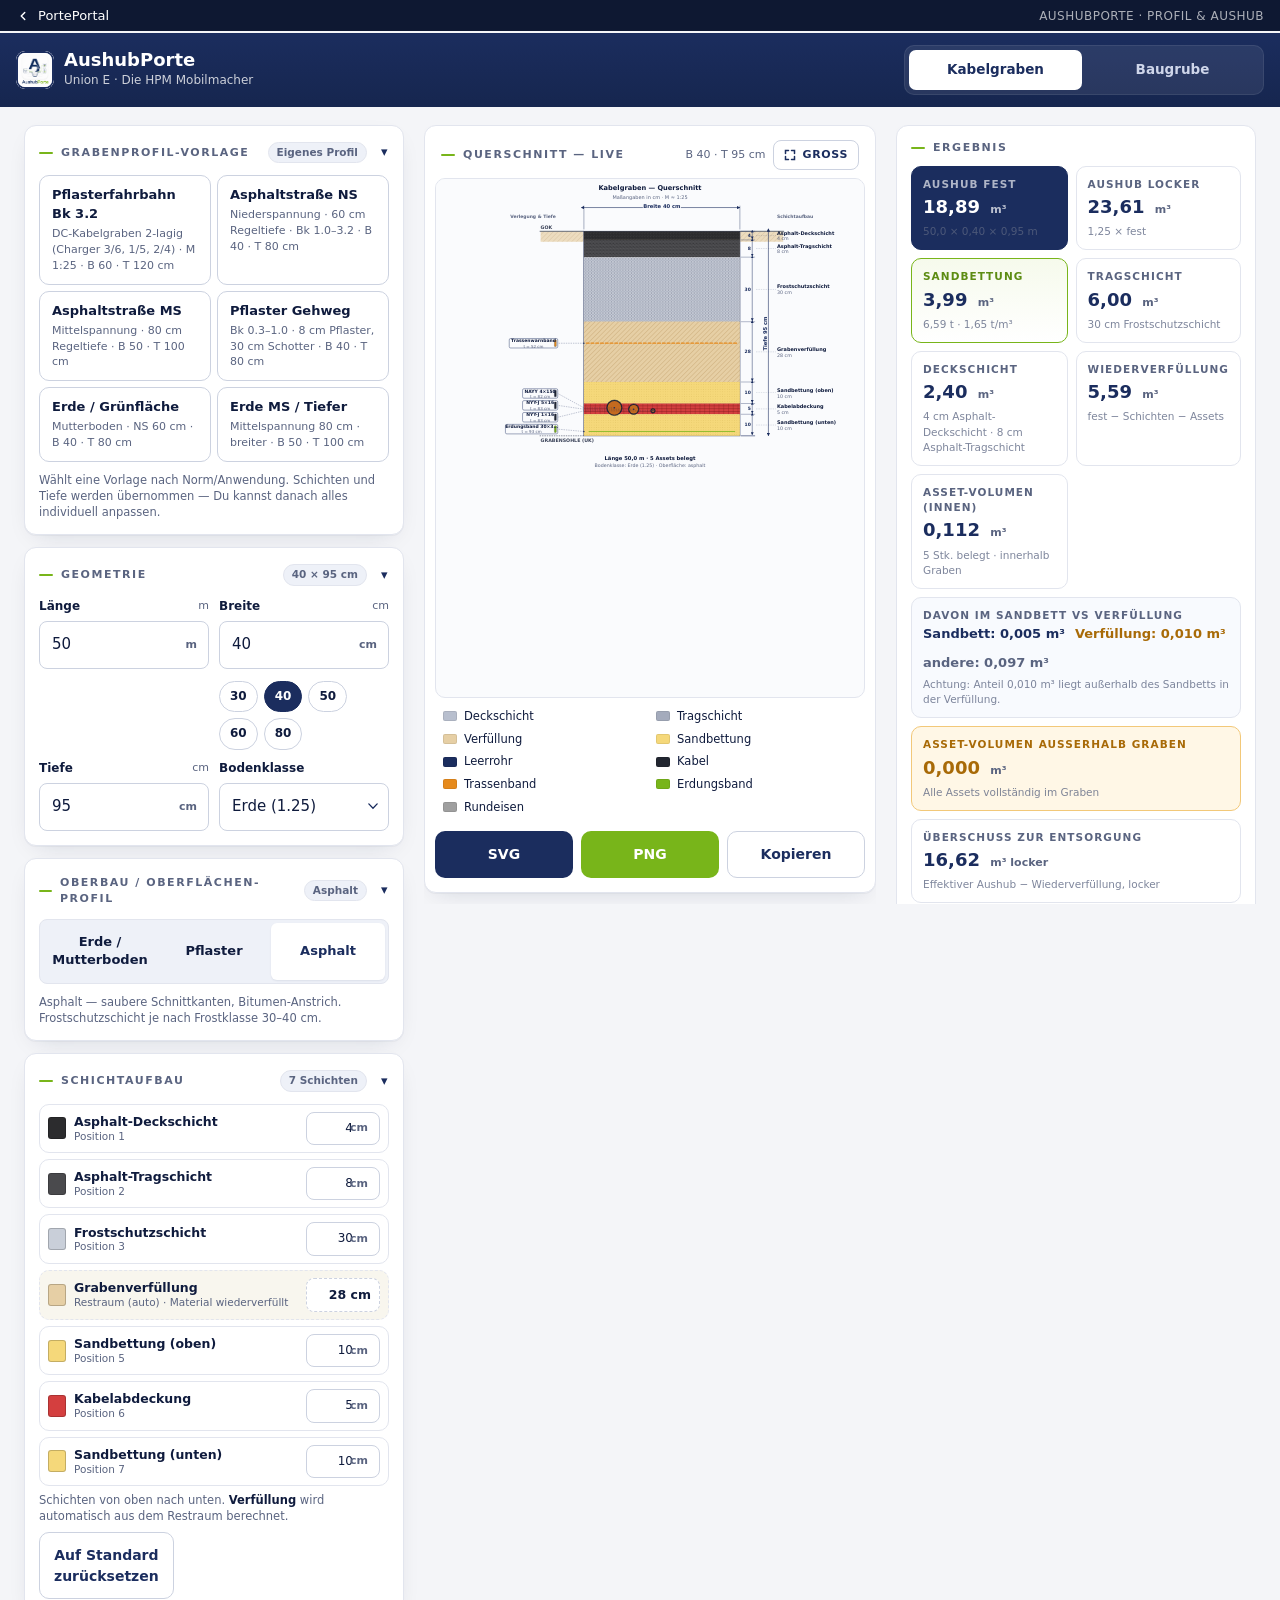
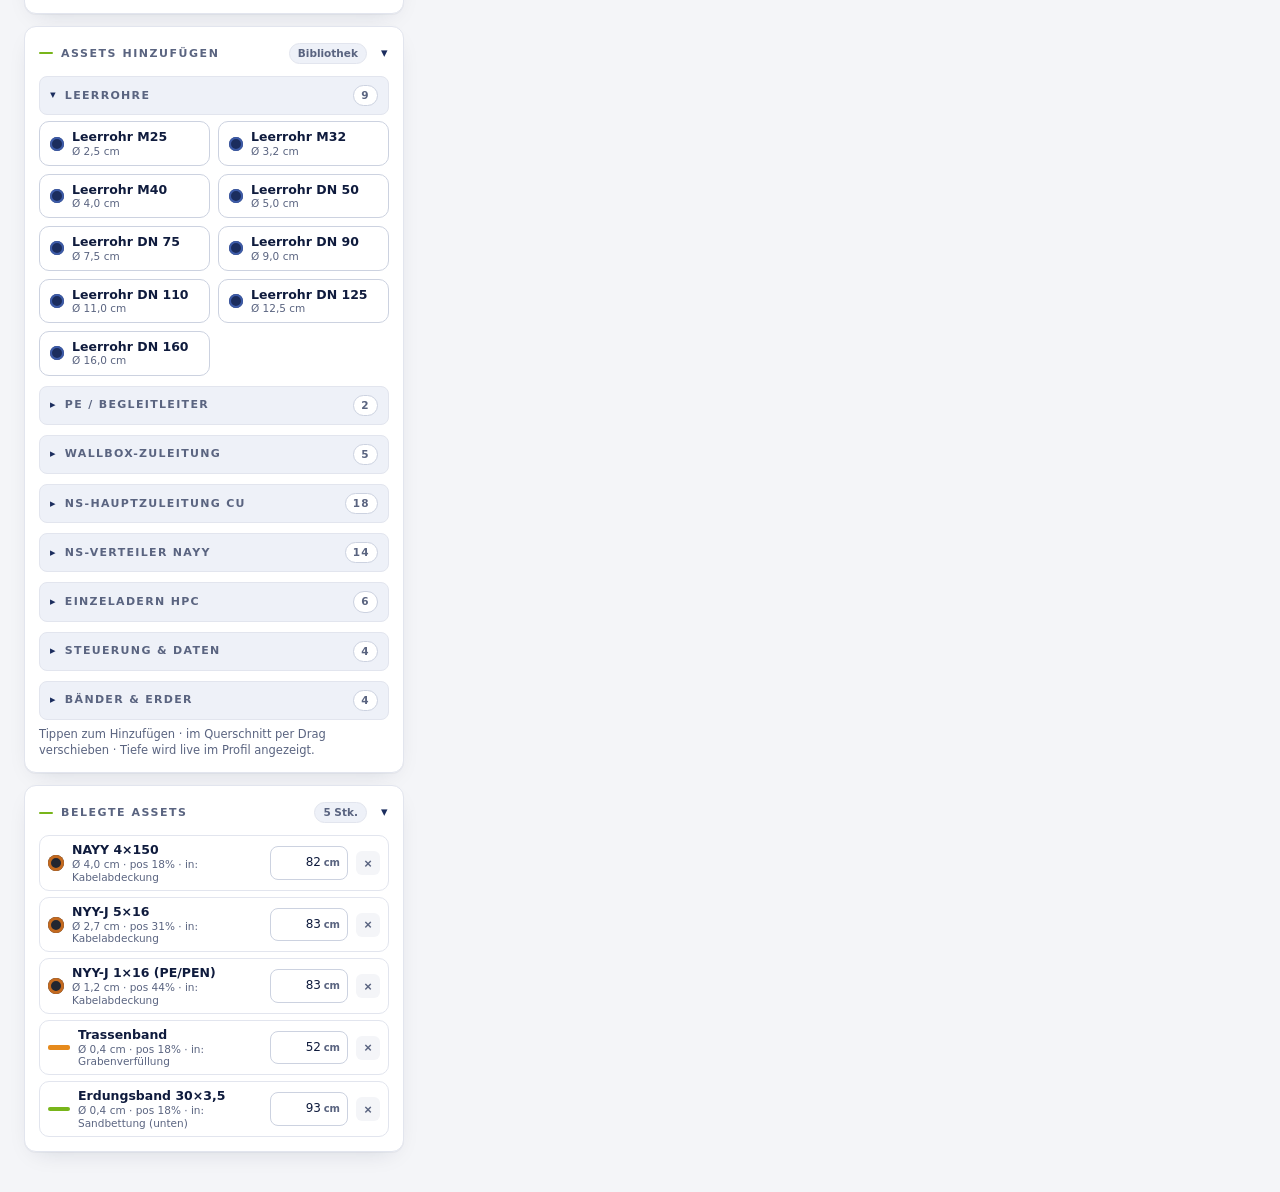
<file: tools/aushubporte/index.html>
<!doctype html>
<html lang="de">
<head>
<meta charset="utf-8" />
<meta name="viewport" content="width=device-width, initial-scale=1, viewport-fit=cover" />
<meta name="theme-color" content="#1B2D5E" />
<title>AushubPorte — Tiefbau-Schnellrechner</title>
<link rel="manifest" href='data:application/manifest+json;charset=utf-8,{"name":"AushubPorte","short_name":"AushubPorte","start_url":".","display":"standalone","background_color":"%23F4F5F8","theme_color":"%231B2D5E"}' />
<style>
  :root{--navy:#1B2D5E;--navy-2:#243A78;--navy-ink:#0F1B3D;--green:#78B51A;--green-2:#5C8C12;--sand:#F5D87A;--soil:#C9A36A;--warn:#E68A1C;--bg:#F4F5F8;--card:#FFFFFF;--line:#E2E5EE;--line-2:#CCD2E0;--ink:#0F1B3D;--muted:#5A6480;--shadow:0 1px 0 rgba(15,27,61,.04),0 8px 24px -12px rgba(15,27,61,.18);--r:12px;--r-sm:8px;--header-h:64px;--porte-h:33px;--bottom-h:0px}
  *{box-sizing:border-box}
  html,body{margin:0;padding:0;background:var(--bg);color:var(--ink);font:15px/1.45 system-ui,-apple-system,Segoe UI,Roboto,sans-serif;-webkit-font-smoothing:antialiased}
  body{min-height:100dvh;padding-bottom:env(safe-area-inset-bottom)}
  header.app{background:linear-gradient(180deg,var(--navy) 0%,#16264F 100%);color:#fff;padding:12px 16px;padding-top:calc(env(safe-area-inset-top) + 12px);position:sticky;top:33px;z-index:20}
  .brand{display:flex;align-items:center;gap:10px}
  .logo{width:38px;height:38px;border-radius:9px;background:#fff;flex:0 0 auto;box-shadow:inset 0 0 0 2px var(--navy)}
  h1{font-size:18px;line-height:1.1;margin:0;font-weight:700}
  .sub{font-size:12px;opacity:.78;margin-top:2px}
  .tabs{margin:10px 0 0;background:rgba(255,255,255,.08);border-radius:10px;padding:4px;display:grid;grid-template-columns:1fr 1fr;gap:4px;border:1px solid rgba(255,255,255,.08)}
  .tab{appearance:none;border:0;background:transparent;color:#cfd6ea;font:inherit;font-weight:600;font-size:13.5px;padding:9px 8px;border-radius:7px;cursor:pointer;min-height:40px}
  .tab[aria-selected="true"]{background:#fff;color:var(--navy)}
  /* Header inner layout — wraps nicely on tablet/desktop */
  .app-inner{display:flex;align-items:center;gap:16px;flex-wrap:wrap;max-width:1600px;margin:0 auto}
  .app-inner .brand{flex:1 1 200px;min-width:160px}
  .app-inner .tabs{margin:0;flex:1 1 240px;max-width:360px}
  main{padding:14px 14px 120px;max-width:560px;margin:0 auto}
  /* === RESPONSIVE LAYOUT === */
  /* Tablet portrait + landscape: profile gross oben, eingaben/resultate 2-spalt darunter */
  @media (min-width:768px){
    main{max-width:1100px;padding:18px 20px 80px}
    .layout-grid{display:grid;gap:16px;grid-template-columns:1fr 1fr;grid-template-areas:"profile profile" "inputs results"}
    .col-profile{grid-area:profile}
    .col-inputs{grid-area:inputs;min-width:0}
    .col-results{grid-area:results;min-width:0}
    .row.three{grid-template-columns:1fr 1fr 1fr}
  }
  /* Desktop (≥1280): 3-Spalten Eingaben | Profil sticky | Ergebnisse */
  @media (min-width:1280px){
    main{max-width:1600px;padding:20px 24px 40px}
    .layout-grid{grid-template-columns:minmax(320px,380px) minmax(0,1fr) minmax(300px,360px);grid-template-areas:"inputs profile results";gap:20px}
    .col-profile{position:sticky;top:calc(var(--porte-h) + var(--header-h) + 12px);align-self:start;max-height:calc(100dvh - var(--porte-h) - var(--header-h) - 24px);overflow:auto}
    .col-inputs,.col-results{display:flex;flex-direction:column;gap:12px}
    .col-inputs .card,.col-results .card{margin-bottom:0}
    /* Beide Tabs nebeneinander auf Desktop sichtbar als Pills im Header */
    .tabs{max-width:280px}
  }
  @media (min-width:1600px){
    main{max-width:1760px}
    .layout-grid{grid-template-columns:minmax(340px,400px) minmax(0,1fr) minmax(320px,380px)}
  }
  .card{background:var(--card);border:1px solid var(--line);border-radius:var(--r);box-shadow:var(--shadow);padding:14px;margin-bottom:12px}
  .card h2{margin:0 0 10px;font-size:11px;font-weight:700;letter-spacing:.14em;text-transform:uppercase;color:var(--muted);display:flex;align-items:center;gap:8px}
  .card h2::before{content:"";width:14px;height:2px;background:var(--green);border-radius:2px}
  /* Collapsible cards */
  .card.collapsible > h2{cursor:pointer;user-select:none;margin-bottom:0;padding:2px 0}
  .card.collapsible.open > h2{margin-bottom:10px}
  .card.collapsible > h2 .chev{margin-left:auto;font-size:13px;color:var(--navy);transition:transform .18s;transform:rotate(-90deg)}
  .card.collapsible.open > h2 .chev{transform:rotate(0deg)}
  .card.collapsible > h2 .badge{margin-left:auto;font-size:10.5px;font-weight:700;color:var(--muted);background:#EEF1F8;border:1px solid var(--line);padding:2px 8px;border-radius:999px;letter-spacing:0;text-transform:none}
  .card.collapsible > h2 .badge + .chev{margin-left:6px}
  .card.collapsible > .card-body{display:none}
  .card.collapsible.open > .card-body{display:block}
  .card.collapsible:not(.open){padding:10px 14px}
  /* Fullscreen-Modal-Editor */
  .fs-overlay{position:fixed;inset:0;background:rgba(15,27,61,.55);backdrop-filter:blur(3px);z-index:80;display:none;align-items:stretch;justify-content:center;padding:24px}
  .fs-overlay.on{display:flex}
  .fs-card{background:var(--bg);width:100%;max-width:1400px;max-height:100%;border-radius:14px;display:flex;flex-direction:column;overflow:hidden;box-shadow:0 24px 80px rgba(0,0,0,.4)}
  .fs-head{display:flex;align-items:center;gap:12px;padding:12px 16px;background:var(--navy);color:#fff;flex:0 0 auto}
  .fs-head .fs-title{font-size:14px;font-weight:700;flex:1;letter-spacing:.06em}
  .fs-head .fs-close{appearance:none;border:0;background:rgba(255,255,255,.12);color:#fff;font:inherit;font-size:14px;font-weight:700;width:36px;height:36px;border-radius:8px;cursor:pointer}
  .fs-head .fs-close:hover{background:rgba(255,255,255,.22)}
  .fs-body{flex:1;min-height:0;padding:16px;overflow:auto;display:flex;flex-direction:column}
  .fs-body .svg-frame{min-height:60vh;flex:1;display:flex;align-items:stretch;justify-content:stretch}
  .fs-body .svg-frame svg.profile{width:100%;height:100%;max-height:none;display:block}

  /* Mobile (Phone): Vollbild ohne Padding. SVG nutzt die ganze Höhe; bei Hochformat
     scrollt die Karte horizontal, weil das Profil 900×620 = 1.45:1 quer-formatig ist.
     getScreenCTM() liefert weiterhin korrekte Pointer-Koordinaten, sodass Drag & Place
     ohne Anpassung funktionieren. */
  @media (max-width:767px){
    .fs-overlay{padding:0}
    .fs-card{border-radius:0;max-height:100vh;height:100vh;height:100dvh}
    .fs-head{padding:10px 12px}
    .fs-head .fs-title{font-size:12px}
    .fs-body{padding:0;overflow:hidden}
    .fs-body .svg-frame{border:0;border-radius:0;min-height:0;height:100%;width:100%;
      background:#FAFBFD;position:relative;overflow:auto;
      -webkit-overflow-scrolling:touch;display:block}
    .fs-body .svg-frame svg.profile{
      /* Höhe = Kartenhöhe, Breite proportional → mind. so breit wie der Container,
         scrollt horizontal wenn nötig. */
      height:100%;width:auto;min-width:100%;max-width:none;display:block
    }
  }
  @media (max-width:767px) and (orientation:portrait){
    .fs-body .svg-frame::after{
      content:"📱 Phone drehen für die beste Ansicht";
      position:fixed;left:50%;bottom:14px;transform:translateX(-50%);
      background:rgba(15,27,61,.9);color:#fff;font-size:11px;font-weight:600;
      padding:7px 14px;border-radius:16px;pointer-events:none;
      letter-spacing:.02em;white-space:nowrap;z-index:90;
      box-shadow:0 6px 20px rgba(0,0,0,.3)
    }
  }
  .expand-btn{appearance:none;border:1px solid var(--line-2);background:#fff;color:var(--navy);font:inherit;font-size:11px;font-weight:700;letter-spacing:.06em;padding:6px 10px;border-radius:8px;cursor:pointer;display:inline-flex;align-items:center;gap:6px;text-transform:uppercase}
  .expand-btn:hover{background:#F0F4FC;border-color:var(--navy)}
  .expand-btn svg{width:12px;height:12px}
  .svg-card .head .right{display:flex;gap:8px;align-items:center}
  .row{display:grid;grid-template-columns:1fr 1fr;gap:10px}
  .row.three{grid-template-columns:1fr 1fr 1fr}
  .row + .row{margin-top:10px}
  /* Eingabe-Karten auf Tablet: 2-Spalt-Innenraster */
  @media (min-width:768px) and (max-width:1279px){
    .col-inputs .card{padding:14px}
  }
  .field{display:flex;flex-direction:column;gap:6px;min-width:0}
  .field label{font-size:12px;font-weight:600;display:flex;justify-content:space-between;gap:8px}
  .field label .unit{font-size:11px;color:var(--muted);font-weight:500}
  .input-wrap{position:relative;display:flex}
  input[type=number],input[type=text],select{width:100%;appearance:none;-webkit-appearance:none;border:1px solid var(--line-2);background:#fff;color:var(--ink);padding:11px 38px 11px 12px;border-radius:var(--r-sm);font:inherit;font-variant-numeric:tabular-nums;min-width:0}
  input:focus,select:focus{outline:0;border-color:var(--navy);box-shadow:0 0 0 3px rgba(27,45,94,.12)}
  input::-webkit-outer-spin-button,input::-webkit-inner-spin-button{-webkit-appearance:none;margin:0}
  input[type=number]{-moz-appearance:textfield}
  .input-wrap .suffix{position:absolute;right:12px;top:50%;transform:translateY(-50%);font-size:11px;color:var(--muted);font-weight:600;pointer-events:none}
  select{padding-right:32px;background-image:url("data:image/svg+xml;utf8,<svg xmlns='http://www.w3.org/2000/svg' viewBox='0 0 12 8'><path d='M1 1l5 5 5-5' fill='none' stroke='%231B2D5E' stroke-width='1.6' stroke-linecap='round'/></svg>");background-repeat:no-repeat;background-position:right 10px center;background-size:10px}
  .seg{display:grid;grid-auto-flow:column;grid-auto-columns:1fr;background:#EEF1F8;border-radius:var(--r-sm);padding:3px;border:1px solid var(--line)}
  .seg button{appearance:none;border:0;background:transparent;color:var(--ink);font:inherit;font-weight:600;font-size:13px;padding:9px 8px;border-radius:6px;cursor:pointer}
  .seg button[aria-pressed="true"]{background:#fff;color:var(--navy);box-shadow:0 1px 2px rgba(15,27,61,.08)}
  .presets{display:flex;flex-wrap:wrap;gap:6px;margin-top:6px}
  .preset{appearance:none;border:1px solid var(--line-2);background:#fff;color:var(--ink);font:inherit;font-size:12px;font-weight:600;padding:6px 10px;border-radius:999px;cursor:pointer;font-variant-numeric:tabular-nums}
  .preset.active{background:var(--navy);color:#fff;border-color:var(--navy)}
  .lib{display:grid;grid-template-columns:repeat(auto-fill,minmax(150px,1fr));gap:8px}
  .lib button{appearance:none;border:1px solid var(--line-2);background:#fff;font:inherit;text-align:left;padding:8px 10px;border-radius:10px;cursor:pointer;display:flex;align-items:center;gap:8px;color:var(--ink)}
  .lib button:hover{border-color:var(--navy);background:#F8FAFE}
  .lib button .swatch{flex:0 0 auto;border-radius:50%}
  .lib button .lab{display:flex;flex-direction:column;line-height:1.15;min-width:0}
  .lib button .lab b{font-size:12.5px;font-weight:700}
  .lib button .lab span{font-size:10.5px;color:var(--muted);font-variant-numeric:tabular-nums}
  .lib-group{font-size:11px;font-weight:700;letter-spacing:.12em;text-transform:uppercase;color:var(--muted);margin:10px 0 6px;display:flex;align-items:center;gap:8px;cursor:pointer;user-select:none;padding:8px 10px;background:#EEF1F8;border-radius:8px;border:1px solid var(--line)}
  .lib-group:first-child{margin-top:0}
  .lib-group::before{content:"▸";font-size:11px;color:var(--navy);transition:transform .15s;flex:0 0 auto}
  .lib-group.open::before{transform:rotate(90deg)}
  .lib-group .count{margin-left:auto;font-weight:600;font-size:10.5px;color:var(--muted);background:#fff;padding:2px 7px;border-radius:999px;border:1px solid var(--line-2)}
  .lib-grid{display:none;margin-bottom:6px}
  .lib-grid.open{display:grid}
  .asset-list{display:flex;flex-direction:column;gap:6px;margin-top:4px}
  .asset-row{display:flex;align-items:center;gap:8px;padding:7px 8px;border:1px solid var(--line);border-radius:10px;background:#fff}
  .asset-row .ico{flex:0 0 auto}
  .asset-row .meta{flex:1;min-width:0;display:flex;flex-direction:column;line-height:1.18}
  .asset-row .meta b{font-size:12.5px;font-weight:700;overflow:hidden;text-overflow:ellipsis;white-space:nowrap}
  .asset-row .meta span{font-size:10.5px;color:var(--muted);font-variant-numeric:tabular-nums}
  .asset-row input.depth{width:78px;text-align:right;padding:7px 26px 7px 8px;font-size:12px}
  .asset-row .input-wrap{flex:0 0 auto}
  .asset-row .input-wrap .suffix{right:8px;font-size:10px}
  .asset-row .x{appearance:none;border:0;background:#F4F5F8;color:var(--muted);width:24px;height:24px;border-radius:6px;cursor:pointer;font-size:13px;font-weight:700}
  .asset-row .x:hover{background:#EAD9D9;color:#A33}
  .asset-empty{font-size:12px;color:var(--muted);padding:10px;text-align:center;border:1px dashed var(--line-2);border-radius:10px}
  .layer-list{display:flex;flex-direction:column;gap:6px}
  .layer-row{display:flex;align-items:center;gap:8px;padding:7px 8px;border:1px solid var(--line);border-radius:10px;background:#fff}
  .layer-row .swatch{flex:0 0 auto;width:18px;height:22px;border-radius:3px;border:1px solid rgba(0,0,0,.2)}
  .layer-row .meta{flex:1;min-width:0;display:flex;flex-direction:column;line-height:1.18}
  .layer-row .meta b{font-size:12.5px;font-weight:700}
  .layer-row .meta span{font-size:10.5px;color:var(--muted)}
  .layer-row .input-wrap{flex:0 0 auto}
  .layer-row input.thick{width:74px;text-align:right;padding:7px 26px 7px 8px;font-size:12px}
  .layer-row.auto{background:#F8F6EE;border-style:dashed}
  .layer-row.auto .auto-val{font-size:12.5px;font-weight:700;color:var(--ink);font-variant-numeric:tabular-nums;padding:7px 8px;background:#fff;border:1px dashed var(--line-2);border-radius:8px;min-width:74px;text-align:right}
  .svg-card{padding:10px 10px 14px}
  .svg-card .head{display:flex;align-items:center;justify-content:space-between;padding:4px 6px 8px;gap:8px}
  .svg-card .head .title{font-size:11px;font-weight:700;letter-spacing:.14em;text-transform:uppercase;color:var(--muted);display:flex;align-items:center;gap:8px}
  .svg-card .head .title::before{content:"";width:14px;height:2px;background:var(--green);border-radius:2px}
  .svg-card .head .meta{font-size:11px;color:var(--muted);font-variant-numeric:tabular-nums}
  .svg-frame{background:#FAFBFD;border:1px solid var(--line);border-radius:10px;overflow:hidden;touch-action:none}
  svg.profile{display:block;width:100%;height:auto;background:#FAFBFD;user-select:none;-webkit-user-select:none}
  svg.profile [data-drag]{cursor:grab}
  svg.profile [data-drag].dragging{cursor:grabbing}
  /* v6.4: Place-Mode (Asset platzieren mit Fadenkreuz) */
  svg.profile.place-mode{cursor:crosshair}
  svg.profile.place-mode [data-drag]{cursor:not-allowed}
  .results{display:grid;grid-template-columns:1fr 1fr;gap:8px}
  .res{background:#fff;border:1px solid var(--line);border-radius:10px;padding:10px 11px;display:flex;flex-direction:column;gap:2px}
  .res .k{font-size:10.5px;font-weight:700;letter-spacing:.1em;text-transform:uppercase;color:var(--muted)}
  .res .v{font-size:18px;font-weight:700;font-variant-numeric:tabular-nums;color:var(--navy)}
  .res .v small{font-size:11px;color:var(--muted);font-weight:600;margin-left:4px}
  .res.featured{background:var(--navy);border-color:var(--navy)}
  .res.featured .k{color:rgba(255,255,255,.65)}
  .res.featured .v{color:#fff}
  .res.featured .v small{color:rgba(255,255,255,.7)}
  .res.accent{border-color:var(--green);background:linear-gradient(180deg,#F6FAEC,#fff)}
  .res.accent .k{color:var(--green-2)}
  .res .sub{font-size:10.5px;color:var(--muted);font-variant-numeric:tabular-nums}
  .actions{display:grid;grid-template-columns:1fr 1fr 1fr;gap:8px;margin-top:12px}
  .btn{appearance:none;border:0;font:inherit;font-weight:600;font-size:13.5px;padding:11px 12px;border-radius:10px;cursor:pointer;display:flex;align-items:center;justify-content:center;gap:6px;min-height:44px}
  .btn.primary{background:var(--navy);color:#fff}
  .btn.green{background:var(--green);color:#fff}
  .btn.ghost{background:#fff;color:var(--navy);border:1px solid var(--line-2)}
  .legend{display:grid;grid-template-columns:1fr 1fr;gap:6px 12px;padding:10px 8px 4px;font-size:11.5px}
  .legend span{display:flex;align-items:center;gap:7px}
  .legend i{width:14px;height:10px;border-radius:2px;flex:0 0 auto;border:1px solid rgba(0,0,0,.08)}
  .hint{font-size:11.5px;color:var(--muted);margin-top:6px;line-height:1.4}
  .hint b{color:var(--ink);font-weight:600}
  [data-mode-panel]{display:none}
  [data-mode-panel].on{display:block}
  .toast{position:fixed;left:50%;bottom:24px;transform:translate(-50%,20px);background:var(--navy-ink);color:#fff;padding:10px 14px;border-radius:999px;font-size:13px;font-weight:600;opacity:0;pointer-events:none;transition:.25s;z-index:50}
  .toast.show{opacity:1;transform:translate(-50%,0)}
  @media (max-width:380px){.row{grid-template-columns:1fr}.row.three{grid-template-columns:1fr 1fr}.results{grid-template-columns:1fr}}
  /* Sticky Bottom-Bar mit Live-Ergebnis (Mobile/Tablet) */
  .stickybar{position:fixed;left:0;right:0;bottom:0;background:linear-gradient(180deg,#fff 0%,#F8FAFE 100%);border-top:1px solid var(--line);box-shadow:0 -8px 24px -12px rgba(15,27,61,.18);padding:10px 14px;padding-bottom:calc(10px + env(safe-area-inset-bottom));z-index:30;display:grid;grid-template-columns:1fr 1fr 1fr;gap:8px;align-items:center}
  .stickybar .sb-item{display:flex;flex-direction:column;line-height:1.1;min-width:0}
  .stickybar .sb-k{font-size:9.5px;font-weight:700;letter-spacing:.1em;text-transform:uppercase;color:var(--muted)}
  .stickybar .sb-v{font-size:15px;font-weight:700;color:var(--navy);font-variant-numeric:tabular-nums;margin-top:2px;white-space:nowrap;overflow:hidden;text-overflow:ellipsis}
  .stickybar .sb-v small{font-size:10px;color:var(--muted);font-weight:600;margin-left:3px}
  @media (min-width:1280px){ .stickybar{display:none} }
  /* Inputs überall mind. 44px hoch (Hit-Targets) */
  @media (min-width:768px){
    input[type=number],input[type=text],select{padding:12px 38px 12px 12px;font-size:15px}
    .btn{font-size:14px;padding:12px 14px}
    .seg button{padding:10px 8px}
  }
  /* Profilbereich: SVG darf auf großen Screens richtig gross werden */
  @media (min-width:1280px){
    .svg-frame{min-height:520px}
    /* Ergebnis-Spalte fixiert sticky */
    .col-results{position:sticky;top:calc(var(--porte-h) + var(--header-h) + 12px);align-self:start;max-height:calc(100dvh - var(--porte-h) - var(--header-h) - 24px);overflow:auto}
  }
  /* Profil-Vorlagen Quick-Select */
  .profile-presets{display:grid;grid-template-columns:1fr;gap:6px;margin-bottom:10px}
  @media (min-width:540px){.profile-presets{grid-template-columns:1fr 1fr}}
  .profile-preset{appearance:none;border:1px solid var(--line-2);background:#fff;text-align:left;padding:10px 12px;border-radius:10px;cursor:pointer;display:flex;flex-direction:column;gap:2px;font:inherit;color:var(--ink);min-height:52px;transition:.12s}
  .profile-preset:hover{border-color:var(--navy);background:#F8FAFE}
  .profile-preset.active{border-color:var(--navy);background:#F0F4FC;box-shadow:0 0 0 2px rgba(27,45,94,.12)}
  .profile-preset b{font-size:13px;font-weight:700}
  .profile-preset span{font-size:11px;color:var(--muted);font-variant-numeric:tabular-nums}
  .porte-bar{background:#0E1832;color:#fff;padding:8px 16px;font:500 13px system-ui,-apple-system,Segoe UI,Roboto,sans-serif;display:flex;align-items:center;justify-content:space-between;position:sticky;top:0;z-index:30}
  .porte-bar a{color:#fff;text-decoration:none;display:inline-flex;align-items:center;gap:8px;transition:color .15s}
  .porte-bar a:hover{color:#78B51A}
  .porte-bar a svg{width:14px;height:14px}
  .porte-bar .right{opacity:.65;font-size:12px;letter-spacing:.04em;text-transform:uppercase}
  @media (max-width: 540px){.porte-bar .right{display:none}}
  header.app{top:33px}
</style>
<link rel="manifest" href="../../manifest.webmanifest" />
</head>
<body>

<div class="porte-bar">
  <a href="../../index.html" aria-label="Zurück zum PortePortal">
    <svg viewBox="0 0 24 24" fill="none" stroke="currentColor" stroke-width="2.5" stroke-linecap="round" stroke-linejoin="round"><path d="M15 18l-6-6 6-6"/></svg>
    PortePortal
  </a>
  <span class="right">AushubPorte · Profil &amp; Aushub</span>
</div>

<div id="handoffBanner" style="display:none;background:linear-gradient(90deg,#fff7ed 0%,#ffe7c2 100%);border-bottom:2px solid #F57C00;padding:10px 14px;font-size:13px;color:#1B2D5E">
  <div style="display:flex;align-items:center;gap:10px;flex-wrap:wrap;max-width:1200px;margin:0 auto">
    <div style="font-size:18px">📥</div>
    <div id="handoffText" style="flex:1;min-width:200px"></div>
    <button id="handoffApply" style="background:#F57C00;color:#fff;border:none;border-radius:6px;padding:7px 14px;font-weight:bold;font-size:12px;cursor:pointer;font-family:inherit">Übernehmen</button>
    <button id="handoffDismiss" style="background:#fff;color:#1B2D5E;border:1px solid #ccc;border-radius:6px;padding:7px 14px;font-weight:bold;font-size:12px;cursor:pointer;font-family:inherit">Verwerfen</button>
  </div>
</div>

<header class="app">
  <div class="app-inner">
    <div class="brand">
      <img class="logo" src="../../assets/logo-aushubporte.png" alt="AushubPorte" style="background:#fff;object-fit:contain;padding:2px;" onerror="this.onerror=null;this.replaceWith(Object.assign(document.createElement('div'),{className:'logo',innerHTML:'<svg viewBox=&quot;0 0 38 38&quot; xmlns=&quot;http://www.w3.org/2000/svg&quot; style=&quot;width:100%;height:100%&quot;><rect width=&quot;38&quot; height=&quot;38&quot; rx=&quot;9&quot; fill=&quot;%23fff&quot;/><path d=&quot;M8 22 L19 12 L30 22&quot; stroke=&quot;%231B2D5E&quot; stroke-width=&quot;2.4&quot; fill=&quot;none&quot; stroke-linejoin=&quot;round&quot;/><rect x=&quot;8&quot; y=&quot;22&quot; width=&quot;22&quot; height=&quot;6&quot; fill=&quot;%2378B51A&quot;/></svg>'}))" />
      <div><h1>AushubPorte</h1><div class="sub">Union E · Die HPM Mobilmacher</div></div>
    </div>
    <div class="tabs" role="tablist">
      <button class="tab" role="tab" aria-selected="true" data-mode="trench">Kabelgraben</button>
      <button class="tab" role="tab" aria-selected="false" data-mode="pit">Baugrube</button>
    </div>
  </div>
</header>

<main>

<section data-mode-panel="trench" class="on">
<div class="layout-grid">
<div class="col-inputs">

  <div class="card collapsible open" data-card="presets">
    <h2>Grabenprofil-Vorlage<span class="badge" id="badge_preset">—</span><span class="chev">▾</span></h2>
    <div class="card-body">
      <div class="profile-presets" id="profileTemplates"></div>
      <div class="hint">Wählt eine Vorlage nach Norm/Anwendung. Schichten und Tiefe werden übernommen — Du kannst danach alles individuell anpassen.</div>
    </div>
  </div>

  <div class="card collapsible open" data-card="geom">
    <h2>Geometrie<span class="badge" id="badge_geom">— cm</span><span class="chev">▾</span></h2>
    <div class="card-body">
    <div class="row">
      <div class="field"><label>Länge <span class="unit">m</span></label>
        <div class="input-wrap"><input id="t_len" type="number" inputmode="decimal" step="0.1" min="0" value="50"/><span class="suffix">m</span></div></div>
      <div class="field"><label>Breite <span class="unit">cm</span></label>
        <div class="input-wrap"><input id="t_width" type="number" inputmode="decimal" step="1" min="0" value="40"/><span class="suffix">cm</span></div>
        <div class="presets" data-presets="t_width">
          <button class="preset" type="button" data-v="30">30</button>
          <button class="preset active" type="button" data-v="40">40</button>
          <button class="preset" type="button" data-v="50">50</button>
          <button class="preset" type="button" data-v="60">60</button>
          <button class="preset" type="button" data-v="80">80</button>
        </div>
      </div>
    </div>
    <div class="row">
      <div class="field"><label>Tiefe <span class="unit">cm</span></label>
        <div class="input-wrap"><input id="t_depth" type="number" inputmode="decimal" step="1" min="0" value="95"/><span class="suffix">cm</span></div></div>
      <div class="field"><label>Bodenklasse</label>
        <select id="t_soil">
          <option value="1.20">Sand (1.20)</option>
          <option value="1.25" selected>Erde (1.25)</option>
          <option value="1.30">Lehm (1.30)</option>
          <option value="1.45">Fels (1.45)</option>
        </select>
      </div>
    </div>
    </div>
  </div>

  <div class="card collapsible open" data-card="surface">
    <h2>Oberbau / Oberflächen-Profil<span class="badge" id="badge_surf">Asphalt</span><span class="chev">▾</span></h2>
    <div class="card-body">
    <div class="seg" data-seg="t_surface" style="margin-bottom:10px">
      <button type="button" data-v="erde">Erde / Mutterboden</button>
      <button type="button" data-v="pflaster">Pflaster</button>
      <button type="button" data-v="asphalt" aria-pressed="true">Asphalt</button>
    </div>
    <div class="hint" id="t_regelhint">Regeltiefe Niederspannung: 60 cm · Mittelspannung: 80 cm unter OK Gelände.</div>
    </div>
  </div>

  <div class="card collapsible open" data-card="layers">
    <h2>Schichtaufbau<span class="badge" id="badge_layers">— Schichten</span><span class="chev">▾</span></h2>
    <div class="card-body">
    <div id="layerList" class="layer-list"></div>
    <div class="hint" id="t_layersHint">Schichten von oben nach unten. <b>Verfüllung</b> wird automatisch aus dem Restraum berechnet.</div>
    <div class="actions" style="margin-top:8px">
      <button class="btn ghost" type="button" id="btnLayerReset">Auf Standard zurücksetzen</button>
    </div>
    </div>
  </div>

  <div class="card collapsible open" data-card="lib">
    <h2>Assets hinzufügen<span class="badge" id="badge_lib">Bibliothek</span><span class="chev">▾</span></h2>
    <div class="card-body">
    <div id="lib"></div>
    <div class="hint">Tippen zum Hinzufügen · im Querschnitt per Drag verschieben · Tiefe wird live im Profil angezeigt.</div>
    </div>
  </div>

  <div class="card collapsible open" data-card="assets">
    <h2>Belegte Assets<span class="badge" id="badge_assets">0 Stk.</span><span class="chev">▾</span></h2>
    <div class="card-body">
    <div class="asset-list" id="assetList"></div>
    </div>
  </div>

</div><!-- /col-inputs -->

<div class="col-profile">
  <div class="card svg-card">
    <div class="head">
      <div class="title">Querschnitt — live</div>
      <div class="right">
        <div class="meta" id="t_metaScale">B 40 · T 95 cm</div>
        <button class="expand-btn" type="button" id="btnExpandProfile" title="Vergrößern"><svg viewBox="0 0 16 16" fill="none" stroke="currentColor" stroke-width="2" stroke-linecap="round"><path d="M2 6V2h4M14 6V2h-4M2 10v4h4M14 10v4h-4"/></svg>Groß</button>
      </div>
    </div>
    <div class="svg-frame">
      <svg id="profile" class="profile" viewBox="0 0 480 480" preserveAspectRatio="xMidYMid meet" xmlns="http://www.w3.org/2000/svg"></svg>
    </div>
    <div class="legend">
      <span><i style="background:#B8BFCE"></i> Deckschicht</span>
      <span><i style="background:#A4ABBC"></i> Tragschicht</span>
      <span><i style="background:#E6CFA5"></i> Verfüllung</span>
      <span><i style="background:#F5D87A"></i> Sandbettung</span>
      <span><i style="background:#1B2D5E"></i> Leerrohr</span>
      <span><i style="background:#222630"></i> Kabel</span>
      <span><i style="background:#E68A1C"></i> Trassenband</span>
      <span><i style="background:#78B51A"></i> Erdungsband</span>
      <span><i style="background:#9F9F9F"></i> Rundeisen</span>
    </div>
    <div class="actions">
      <button class="btn primary" id="btnSvg">SVG</button>
      <button class="btn green" id="btnPng">PNG</button>
      <button class="btn ghost" id="btnCopy">Kopieren</button>
    </div>
  </div>
</div><!-- /col-profile -->

<div class="col-results">
  <div class="card">
    <h2>Ergebnis</h2>
    <div class="results">
      <div class="res featured"><span class="k">Aushub fest</span><span class="v"><span id="r_volSolid">—</span> <small>m³</small></span><span class="sub" id="r_volSolidSub">L × B × T</span></div>
      <div class="res"><span class="k">Aushub locker</span><span class="v"><span id="r_volLoose">—</span> <small>m³</small></span><span class="sub" id="r_volLooseSub">× Bodenklasse</span></div>
      <div class="res accent"><span class="k">Sandbettung</span><span class="v"><span id="r_sand">—</span> <small>m³</small></span><span class="sub"><span id="r_sandT">—</span> t · 1,65 t/m³</span></div>
      <div class="res"><span class="k">Tragschicht</span><span class="v"><span id="r_base">—</span> <small>m³</small></span><span class="sub" id="r_baseSub">—</span></div>
      <div class="res"><span class="k">Deckschicht</span><span class="v"><span id="r_deck">—</span> <small>m³</small></span><span class="sub" id="r_deckSub">—</span></div>
      <div class="res"><span class="k">Wiederverfüllung</span><span class="v"><span id="r_refill">—</span> <small>m³</small></span><span class="sub" id="r_refillSub">fest − Schichten − Assets</span></div>
      <div class="res"><span class="k">Asset-Volumen (innen)</span><span class="v"><span id="r_assets">—</span> <small>m³</small></span><span class="sub" id="r_assetsSub">— Stk.</span></div>
      <div class="res" style="grid-column:1/-1;background:#F8FAFE"><span class="k">Davon im Sandbett vs Verfüllung</span><span class="v" style="font-size:13px"><span id="r_assetsBySand">—</span></span><span class="sub" id="r_assetsBySandSub">Wenn ein Rohr/Kabel über die Sandbett-Grenze in die Verfüllung ragt, wird der Anteil hier gezeigt.</span></div>
      <div class="res" style="grid-column:1/-1;background:#FFF7E6;border-color:#F2C879"><span class="k" style="color:#A86A07">Asset-Volumen außerhalb Graben</span><span class="v" style="color:#A86A07"><span id="r_assetsOut">—</span> <small>m³</small></span><span class="sub" id="r_assetsOutSub">Anteil eines Rohrs, der über die Graben­geometrie hinausragt</span></div>
      <div class="res" style="grid-column:1/-1"><span class="k">Überschuss zur Entsorgung</span><span class="v"><span id="r_excess">—</span> <small>m³ locker</small></span><span class="sub" id="r_excessSub">—</span></div>
    </div>
  </div>
</div><!-- /col-results -->

</div><!-- /layout-grid -->
</section>

<section data-mode-panel="pit">
<div class="layout-grid">
<div class="col-inputs">
  <div class="card">
    <h2>Form</h2>
    <div class="seg" data-seg="p_shape" style="margin-bottom:12px">
      <button type="button" data-v="cuboid" aria-pressed="true">Quader</button>
      <button type="button" data-v="cylinder" aria-pressed="false">Zylinder</button>
    </div>
    <div data-shape="cuboid">
      <div class="row three">
        <div class="field"><label>Länge <span class="unit">m</span></label><div class="input-wrap"><input id="p_len" type="number" inputmode="decimal" step="0.1" min="0" value="2.5"/><span class="suffix">m</span></div></div>
        <div class="field"><label>Breite <span class="unit">m</span></label><div class="input-wrap"><input id="p_wid" type="number" inputmode="decimal" step="0.1" min="0" value="2.5"/><span class="suffix">m</span></div></div>
        <div class="field"><label>Tiefe <span class="unit">m</span></label><div class="input-wrap"><input id="p_dep" type="number" inputmode="decimal" step="0.1" min="0" value="1.5"/><span class="suffix">m</span></div></div>
      </div>
    </div>
    <div data-shape="cylinder" style="display:none">
      <div class="row">
        <div class="field"><label>Durchmesser <span class="unit">m</span></label><div class="input-wrap"><input id="p_dia" type="number" inputmode="decimal" step="0.1" min="0" value="2.0"/><span class="suffix">m</span></div></div>
        <div class="field"><label>Tiefe <span class="unit">m</span></label><div class="input-wrap"><input id="p_cdep" type="number" inputmode="decimal" step="0.1" min="0" value="1.5"/><span class="suffix">m</span></div></div>
      </div>
    </div>
  </div>
  <div class="card">
    <h2>Boden</h2>
    <div class="field"><label>Bodenklasse</label>
      <select id="p_soil">
        <option value="1.20">Sand (1.20)</option>
        <option value="1.25" selected>Erde (1.25)</option>
        <option value="1.30">Lehm (1.30)</option>
        <option value="1.45">Fels (1.45)</option>
      </select>
    </div>
  </div>
</div><!-- /col-inputs -->
<div class="col-profile">
  <div class="card svg-card">
    <div class="head"><div class="title">Schema — Schnitt</div><div class="meta" id="p_metaScale">live</div></div>
    <div class="svg-frame"><svg id="pitProfile" class="profile" viewBox="0 0 480 320" preserveAspectRatio="xMidYMid meet" xmlns="http://www.w3.org/2000/svg"></svg></div>
    <div class="actions">
      <button class="btn primary" id="btnSvgP">SVG</button>
      <button class="btn green" id="btnPngP">PNG</button>
      <button class="btn ghost" id="btnCopyP">Kopieren</button>
    </div>
  </div>
</div>
<div class="col-results">
  <div class="card">
    <h2>Ergebnis</h2>
    <div class="results">
      <div class="res featured"><span class="k">Aushub fest</span><span class="v"><span id="pr_solid">—</span> <small>m³</small></span><span class="sub" id="pr_solidSub"></span></div>
      <div class="res"><span class="k">Aushub locker</span><span class="v"><span id="pr_loose">—</span> <small>m³</small></span><span class="sub">× Bodenklasse</span></div>
      <div class="res accent" style="grid-column:1/-1"><span class="k">Grundfläche</span><span class="v"><span id="pr_area">—</span> <small>m²</small></span><span class="sub" id="pr_areaSub"></span></div>
    </div>
  </div>
</div>
</div><!-- /layout-grid -->
</section>

</main>
<div class="stickybar" id="stickybar" aria-hidden="false">
  <div class="sb-item"><span class="sb-k">Aushub fest</span><span class="sb-v"><span id="sb_solid">—</span> <small>m³</small></span></div>
  <div class="sb-item"><span class="sb-k">Locker</span><span class="sb-v"><span id="sb_loose">—</span> <small>m³</small></span></div>
  <div class="sb-item"><span class="sb-k">Überschuss</span><span class="sb-v"><span id="sb_excess">—</span> <small>m³</small></span></div>
</div>
<div class="toast" id="toast"></div>

<!-- Fullscreen-Editor Overlay -->
<div class="fs-overlay" id="fsOverlay" role="dialog" aria-modal="true">
  <div class="fs-card">
    <div class="fs-head">
      <div class="fs-title" id="fsTitle">Vergrößert</div>
      <button class="fs-close" id="fsClose" type="button" aria-label="Schließen">✕</button>
    </div>
    <div class="fs-body" id="fsBody"></div>
  </div>
</div>

<script>
const $ = id => document.getElementById(id);
const $$ = (s,r=document) => Array.from(r.querySelectorAll(s));
const SVG_NS = "http://www.w3.org/2000/svg";
const fmt = (n,d=2)=> isFinite(n)? n.toLocaleString("de-DE",{minimumFractionDigits:d,maximumFractionDigits:d}) : "—";
const num = el => { const v=parseFloat(String(el.value).replace(",",".")); return isFinite(v)?v:0; };
function toast(m){const t=$("toast");t.textContent=m;t.classList.add("show");clearTimeout(t._t);t._t=setTimeout(()=>t.classList.remove("show"),1700);}
function el(name,attrs={},text){const n=document.createElementNS(SVG_NS,name);for(const[k,v]of Object.entries(attrs))n.setAttribute(k,v);if(text!=null)n.textContent=text;return n;}
const uid = () => "a"+Math.random().toString(36).slice(2,9);

/* === v6.3: PortePortal Handoff (TiefbauPorte → AushubPorte) === */
(function initHandoff(){
  let payload = null;
  try {
    const raw = localStorage.getItem('porteportal.handoff');
    if (!raw) return;
    payload = JSON.parse(raw);
  } catch(e) { return; }
  if (!payload || payload.to !== 'aushubporte') return;
  // Nicht älter als 5 Min
  const age = Date.now() - new Date(payload.createdAt || 0).getTime();
  if (age > 5*60*1000) {
    localStorage.removeItem('porteportal.handoff');
    return;
  }
  const seg = payload.segment || {};
  const trace = payload.trace || {};
  const banner = document.getElementById('handoffBanner');
  const text = document.getElementById('handoffText');
  if (!banner || !text) return;
  const ofMap = { OF0:'Erde/Rasen', OF1:'Pflaster', OF2:'Beton', OF3:'Asphalt' };
  const ofTxt = ofMap[seg.of] || seg.of || '?';
  const handTxt = seg.hand ? ' · Handschachtung' : '';
  const traceLine = (trace.we || trace.loc) ? ` · ${trace.we ? 'WE '+trace.we : ''}${trace.we && trace.loc ? ' · ' : ''}${trace.loc || ''}` : '';
  text.innerHTML = `<b>Aus TiefbauPorte:</b> Segment #${(seg.idx||0)+1} · ${(seg.len||0).toFixed(1)} m · ${ofTxt}${handTxt} · <b>${seg.stueck || 0} Kabel-Stück (${seg.typen || 0} Typ${seg.typen===1?'':'en'})</b>${traceLine}`;
  banner.style.display = 'block';

  document.getElementById('handoffApply').onclick = () => {
    // Länge übernehmen
    const inp = document.getElementById('t_len');
    if (inp && seg.len) {
      inp.value = (Math.round(seg.len * 10) / 10).toString();
      inp.dispatchEvent(new Event('input', { bubbles: true }));
    }
    // Auf Tab "Kabelgraben" wechseln, falls nötig
    const trenchTab = document.querySelector('[data-mode="trench"]');
    if (trenchTab) trenchTab.click();
    // Hinweis-Toast
    toast(`Länge ${(seg.len||0).toFixed(1)} m übernommen · ${seg.stueck||0} Kabel im Segment`);
    // Handoff verbraucht
    localStorage.removeItem('porteportal.handoff');
    banner.style.display = 'none';
  };
  document.getElementById('handoffDismiss').onclick = () => {
    localStorage.removeItem('porteportal.handoff');
    banner.style.display = 'none';
  };
})();

/* CATALOG */
const CATALOG = {
  "M25":{kind:"pipe",label:"Leerrohr M25",diaCm:2.5,group:"Leerrohre"},
  "M32":{kind:"pipe",label:"Leerrohr M32",diaCm:3.2,group:"Leerrohre"},
  "M40":{kind:"pipe",label:"Leerrohr M40",diaCm:4.0,group:"Leerrohre"},
  "DN50":{kind:"pipe",label:"Leerrohr DN 50",diaCm:5,group:"Leerrohre"},
  "DN75":{kind:"pipe",label:"Leerrohr DN 75",diaCm:7.5,group:"Leerrohre"},
  "DN90":{kind:"pipe",label:"Leerrohr DN 90",diaCm:9,group:"Leerrohre"},
  "DN110":{kind:"pipe",label:"Leerrohr DN 110",diaCm:11,group:"Leerrohre"},
  "DN125":{kind:"pipe",label:"Leerrohr DN 125",diaCm:12.5,group:"Leerrohre"},
  "DN160":{kind:"pipe",label:"Leerrohr DN 160",diaCm:16,group:"Leerrohre"},
  // PE / Begleit
  "NYY-J 1x16":{kind:"cable",label:"NYY-J 1×16 (PE/PEN)",diaCm:1.2,group:"PE / Begleitleiter"},
  "NYY-J 1x25":{kind:"cable",label:"NYY-J 1×25",diaCm:1.4,group:"PE / Begleitleiter"},
  // Wallbox-Stichleitungen
  "NYY-J 5x2.5":{kind:"cable",label:"NYY-J 5×2,5 (Wallbox 11kW)",diaCm:1.7,group:"Wallbox-Zuleitung"},
  "NYY-J 5x4":{kind:"cable",label:"NYY-J 5×4 (Wallbox 11kW)",diaCm:1.9,group:"Wallbox-Zuleitung"},
  "NYY-J 5x6":{kind:"cable",label:"NYY-J 5×6 (Wallbox 22kW)",diaCm:2.1,group:"Wallbox-Zuleitung"},
  "NYY-J 5x10":{kind:"cable",label:"NYY-J 5×10 (Wallbox 22kW)",diaCm:2.4,group:"Wallbox-Zuleitung"},
  "NYY-J 5x16":{kind:"cable",label:"NYY-J 5×16",diaCm:2.7,group:"Wallbox-Zuleitung"},
  // Mehradrige NS-Hauptverteilung (Cu) — 4- und 5-adrig
  "NYY-J 4x25":{kind:"cable",label:"NYY-J 4×25",diaCm:2.7,group:"NS-Hauptzuleitung Cu"},
  "NYY-J 4x35":{kind:"cable",label:"NYY-J 4×35",diaCm:3.0,group:"NS-Hauptzuleitung Cu"},
  "NYY-J 4x50":{kind:"cable",label:"NYY-J 4×50",diaCm:3.4,group:"NS-Hauptzuleitung Cu"},
  "NYY-J 4x70":{kind:"cable",label:"NYY-J 4×70",diaCm:3.8,group:"NS-Hauptzuleitung Cu"},
  "NYY-J 4x95":{kind:"cable",label:"NYY-J 4×95",diaCm:4.2,group:"NS-Hauptzuleitung Cu"},
  "NYY-J 4x120":{kind:"cable",label:"NYY-J 4×120",diaCm:4.5,group:"NS-Hauptzuleitung Cu"},
  "NYY-J 4x150":{kind:"cable",label:"NYY-J 4×150",diaCm:4.8,group:"NS-Hauptzuleitung Cu"},
  "NYY-J 4x185":{kind:"cable",label:"NYY-J 4×185",diaCm:5.2,group:"NS-Hauptzuleitung Cu"},
  "NYY-J 4x240":{kind:"cable",label:"NYY-J 4×240",diaCm:5.7,group:"NS-Hauptzuleitung Cu"},
  "NYY-J 5x25":{kind:"cable",label:"NYY-J 5×25",diaCm:2.9,group:"NS-Hauptzuleitung Cu"},
  "NYY-J 5x35":{kind:"cable",label:"NYY-J 5×35",diaCm:3.2,group:"NS-Hauptzuleitung Cu"},
  "NYY-J 5x50":{kind:"cable",label:"NYY-J 5×50",diaCm:3.6,group:"NS-Hauptzuleitung Cu"},
  "NYY-J 5x70":{kind:"cable",label:"NYY-J 5×70",diaCm:4.1,group:"NS-Hauptzuleitung Cu"},
  "NYY-J 5x95":{kind:"cable",label:"NYY-J 5×95",diaCm:4.5,group:"NS-Hauptzuleitung Cu"},
  "NYY-J 5x120":{kind:"cable",label:"NYY-J 5×120",diaCm:4.9,group:"NS-Hauptzuleitung Cu"},
  "NYY-J 5x150":{kind:"cable",label:"NYY-J 5×150",diaCm:5.2,group:"NS-Hauptzuleitung Cu"},
  "NYY-J 5x185":{kind:"cable",label:"NYY-J 5×185",diaCm:5.6,group:"NS-Hauptzuleitung Cu"},
  "NYY-J 5x240":{kind:"cable",label:"NYY-J 5×240",diaCm:6.1,group:"NS-Hauptzuleitung Cu"},
  // Aluminium NS-Verteilernetz — 4- und 5-adrig
  "NAYY 4x50":{kind:"cable",label:"NAYY 4×50",diaCm:2.8,group:"NS-Verteiler NAYY"},
  "NAYY 4x95":{kind:"cable",label:"NAYY 4×95",diaCm:3.4,group:"NS-Verteiler NAYY"},
  "NAYY 4x150":{kind:"cable",label:"NAYY 4×150",diaCm:4.0,group:"NS-Verteiler NAYY"},
  "NAYY 4x185":{kind:"cable",label:"NAYY 4×185",diaCm:4.4,group:"NS-Verteiler NAYY"},
  "NAYY 4x240":{kind:"cable",label:"NAYY 4×240",diaCm:4.8,group:"NS-Verteiler NAYY"},
  "NAYY 5x25":{kind:"cable",label:"NAYY 5×25",diaCm:2.6,group:"NS-Verteiler NAYY"},
  "NAYY 5x35":{kind:"cable",label:"NAYY 5×35",diaCm:2.9,group:"NS-Verteiler NAYY"},
  "NAYY 5x50":{kind:"cable",label:"NAYY 5×50",diaCm:3.1,group:"NS-Verteiler NAYY"},
  "NAYY 5x70":{kind:"cable",label:"NAYY 5×70",diaCm:3.4,group:"NS-Verteiler NAYY"},
  "NAYY 5x95":{kind:"cable",label:"NAYY 5×95",diaCm:3.7,group:"NS-Verteiler NAYY"},
  "NAYY 5x120":{kind:"cable",label:"NAYY 5×120",diaCm:4.1,group:"NS-Verteiler NAYY"},
  "NAYY 5x150":{kind:"cable",label:"NAYY 5×150",diaCm:4.4,group:"NS-Verteiler NAYY"},
  "NAYY 5x185":{kind:"cable",label:"NAYY 5×185",diaCm:4.8,group:"NS-Verteiler NAYY"},
  "NAYY 5x240":{kind:"cable",label:"NAYY 5×240",diaCm:5.3,group:"NS-Verteiler NAYY"},
  // Einzeladern für HPC-Lader
  "NYY 1x95":{kind:"cable",label:"NYY 1×95",diaCm:1.8,group:"Einzeladern HPC"},
  "NYY 1x120":{kind:"cable",label:"NYY 1×120",diaCm:2.0,group:"Einzeladern HPC"},
  "NYY 1x150":{kind:"cable",label:"NYY 1×150",diaCm:2.2,group:"Einzeladern HPC"},
  "NYY 1x185":{kind:"cable",label:"NYY 1×185",diaCm:2.4,group:"Einzeladern HPC"},
  "NYY 1x240":{kind:"cable",label:"NYY 1×240",diaCm:2.7,group:"Einzeladern HPC"},
  "NYY 1x300":{kind:"cable",label:"NYY 1×300",diaCm:3.0,group:"Einzeladern HPC"},
  // Steuerung / Daten
  "NYCWY 4x2.5":{kind:"cable",label:"NYCWY 4×2,5 (Steuer, geschirmt)",diaCm:1.6,group:"Steuerung & Daten"},
  "Cat7 LSZH":{kind:"cable",label:"Cat.7 LSZH",diaCm:0.8,group:"Steuerung & Daten"},
  "LWL 12F":{kind:"cable",label:"LWL 12F Außenkabel",diaCm:1.2,group:"Steuerung & Daten"},
  "Cu 50mm² blank":{kind:"cable",label:"Cu-Seil 50 mm² blank (Erder)",diaCm:0.9,group:"Steuerung & Daten"},
  "Trassenband":{kind:"warn",label:"Trassenband",diaCm:0.4,group:"Bänder & Erder"},
  "Erdungsband":{kind:"earth",label:"Erdungsband 30×3,5",diaCm:0.4,group:"Bänder & Erder"},
  "Rundeisen 8":{kind:"rebar",label:"Rundeisen Ø 8",diaCm:0.8,group:"Bänder & Erder"},
  "Rundeisen 10":{kind:"rebar",label:"Rundeisen Ø 10",diaCm:1.0,group:"Bänder & Erder"},
};
const COLORS = {
  pipe:{fill:"#1B2D5E",stroke:"#0F1B3D",inner:"#3D5BA8"},
  cable:{fill:"#222630",stroke:"#0F1B3D",core:"#C46A1F"},
  warn:{fill:"#E68A1C"},
  earth:{fill:"#78B51A"},
  rebar:{fill:"#9F9F9F",stroke:"#5C5C5C"},
};
const ASSETS = [];

/* ===== LAYER MODEL =====
   Each layer: {id, label, kind, cm, mat, hatch}
   - mat: material class for volume aggregation:
     "asphaltD","asphaltT","frost","schotter","pflasterD","pflasterB",
     "mutterboden","verfuell","sandTop","sandBot","kabelabd"
   - hatch: SVG pattern id used to render the band
   - kind === "auto" means thickness is computed (verfuell residual)
*/
const LAYER_DEFS = {
  asphaltD:    {label:"Asphalt-Deckschicht",         hatch:"hatchAsphaltD", mat:"asphaltD"},
  asphaltT:    {label:"Asphalt-Tragschicht",         hatch:"hatchAsphaltT", mat:"asphaltT"},
  frost:       {label:"Frostschutzschicht",          hatch:"hatchFrost",    mat:"frost"},
  pflasterD:   {label:"Pflaster-Deckschicht",        hatch:"hatchPflaster", mat:"pflasterD"},
  pflasterB:   {label:"Pflasterbett (Splitt 0/5)",   hatch:"hatchSplitt",   mat:"pflasterB"},
  schotter:    {label:"Schottertragschicht (STS)",   hatch:"hatchBase",     mat:"schotter"},
  mutterboden: {label:"Mutterboden",                 hatch:"hatchMutter",   mat:"mutterboden"},
  verfuell:    {label:"Grabenverfüllung",            hatch:"hatchSoil",     mat:"verfuell"},
  sandTop:     {label:"Sandbettung (oben)",          hatch:"hatchSand",     mat:"sand"},
  kabelabd:    {label:"Kabelabdeckung",              hatch:"hatchKabelabd", mat:"kabelabd"},
  sandBot:     {label:"Sandbettung (unten)",         hatch:"hatchSand",     mat:"sand"},
};

// Presets per surface — "auto" id is the residual fill
const PRESETS = {
  erde: [
    {id:"mutterboden", cm:20},
    {id:"verfuell",    cm:0, auto:true},
    {id:"sandTop",     cm:10},
    {id:"kabelabd",    cm:5},
    {id:"sandBot",     cm:10},
  ],
  pflaster: [
    {id:"pflasterD",   cm:8},
    {id:"pflasterB",   cm:4},
    {id:"schotter",    cm:20},
    {id:"verfuell",    cm:0, auto:true},
    {id:"sandTop",     cm:10},
    {id:"kabelabd",    cm:5},
    {id:"sandBot",     cm:10},
  ],
  asphalt: [
    {id:"asphaltD",    cm:4},
    {id:"asphaltT",    cm:8},
    {id:"frost",       cm:30},
    {id:"verfuell",    cm:0, auto:true},
    {id:"sandTop",     cm:10},
    {id:"kabelabd",    cm:5},
    {id:"sandBot",     cm:10},
  ],
};

const REGEL_HINT = {
  erde:     "Erde/Mutterboden — Regeltiefe NS 60 cm · MS 80 cm unter OK Gelände. Mutterboden leicht überhöht einbauen (Setzung).",
  pflaster: "Pflaster — Pflasterbett 3–5 cm Splitt/Brechsand · Schottertragschicht typ. 20 cm.",
  asphalt:  "Asphalt — saubere Schnittkanten, Bitumen-Anstrich. Frostschutzschicht je nach Frostklasse 30–40 cm.",
};

/* === GRABENPROFIL-VORLAGEN ===
   Norm-/Anwendungsbezogene Profile (Aufbau von oben nach unten).
   Layer-Definitionen werden bei Aktivierung 1:1 in LAYERS übernommen.
   `verfuell` mit auto:true ist die Restfüllung.
*/
const TRENCH_TEMPLATES = [
  {
    id:"pflaster_bk32",
    label:"Pflasterfahrbahn Bk 3.2",
    sub:"DC-Kabelgraben 2-lagig (Charger 3/6, 1/5, 2/4) · M 1:25",
    surface:"pflaster",
    width:60,depth:120,
    layers:[
      {id:"pflasterD",cm:10},
      {id:"pflasterB",cm:4},
      {id:"schotter", cm:25},
      {id:"frost",    cm:36},
      {id:"verfuell", cm:0, auto:true},
      {id:"sandTop",  cm:10},
      {id:"kabelabd", cm:5},
      {id:"sandBot",  cm:10},
    ],
  },
  {
    id:"asphalt_ns",
    label:"Asphaltstraße NS",
    sub:"Niederspannung · 60 cm Regeltiefe · Bk 1.0–3.2",
    surface:"asphalt",
    width:40,depth:80,
    layers:[
      {id:"asphaltD",cm:4},
      {id:"asphaltT",cm:8},
      {id:"frost",   cm:30},
      {id:"verfuell",cm:0, auto:true},
      {id:"sandTop", cm:10},
      {id:"kabelabd",cm:5},
      {id:"sandBot", cm:10},
    ],
  },
  {
    id:"asphalt_ms",
    label:"Asphaltstraße MS",
    sub:"Mittelspannung · 80 cm Regeltiefe",
    surface:"asphalt",
    width:50,depth:100,
    layers:[
      {id:"asphaltD",cm:4},
      {id:"asphaltT",cm:10},
      {id:"frost",   cm:36},
      {id:"verfuell",cm:0, auto:true},
      {id:"sandTop", cm:10},
      {id:"kabelabd",cm:5},
      {id:"sandBot", cm:10},
    ],
  },
  {
    id:"pflaster_geh",
    label:"Pflaster Gehweg",
    sub:"Bk 0.3–1.0 · 8 cm Pflaster, 30 cm Schotter",
    surface:"pflaster",
    width:40,depth:80,
    layers:[
      {id:"pflasterD",cm:8},
      {id:"pflasterB",cm:4},
      {id:"schotter", cm:20},
      {id:"verfuell", cm:0, auto:true},
      {id:"sandTop",  cm:10},
      {id:"kabelabd", cm:5},
      {id:"sandBot",  cm:10},
    ],
  },
  {
    id:"erde_grund",
    label:"Erde / Grünfläche",
    sub:"Mutterboden · NS 60 cm",
    surface:"erde",
    width:40,depth:80,
    layers:[
      {id:"mutterboden",cm:25},
      {id:"verfuell",   cm:0, auto:true},
      {id:"sandTop",    cm:10},
      {id:"kabelabd",   cm:5},
      {id:"sandBot",    cm:10},
    ],
  },
  {
    id:"erde_ms",
    label:"Erde MS / Tiefer",
    sub:"Mittelspannung 80 cm · breiter",
    surface:"erde",
    width:50,depth:100,
    layers:[
      {id:"mutterboden",cm:30},
      {id:"verfuell",   cm:0, auto:true},
      {id:"sandTop",    cm:10},
      {id:"kabelabd",   cm:5},
      {id:"sandBot",    cm:10},
    ],
  },
];

let ACTIVE_TEMPLATE = null;

function applyTemplate(id){
  const tpl = TRENCH_TEMPLATES.find(t=>t.id===id); if(!tpl) return;
  ACTIVE_TEMPLATE = id;
  SURFACE = tpl.surface;
  LAYERS = tpl.layers.map(x=>({...x}));
  $("t_width").value = tpl.width;
  $("t_depth").value = tpl.depth;
  $("t_regelhint").textContent = REGEL_HINT[tpl.surface];
  // Surface seg + width-preset highlight aktualisieren
  document.querySelectorAll('[data-seg="t_surface"] button').forEach(b=>b.setAttribute("aria-pressed", b.dataset.v===SURFACE ? "true":"false"));
  document.querySelectorAll('[data-presets="t_width"] .preset').forEach(b=>b.classList.toggle("active", String(parseFloat(b.dataset.v))===String(tpl.width)));
  renderLayerList(); renderProfileTemplates(); recalc();
  toast(`Vorlage „${tpl.label}“ übernommen`);
}

function renderProfileTemplates(){
  const wrap = $("profileTemplates"); if(!wrap) return;
  wrap.innerHTML = "";
  TRENCH_TEMPLATES.forEach(tpl=>{
    const b = document.createElement("button");
    b.type="button";
    b.className = "profile-preset" + (ACTIVE_TEMPLATE===tpl.id ? " active":"");
    b.innerHTML = `<b>${tpl.label}</b><span>${tpl.sub} · B ${tpl.width} · T ${tpl.depth} cm</span>`;
    b.addEventListener("click",()=>applyTemplate(tpl.id));
    wrap.appendChild(b);
  });
}

// Live state — current surface + per-id thickness overrides
let SURFACE = "asphalt";
let LAYERS = clonePreset(SURFACE);

function clonePreset(s){ return PRESETS[s].map(x=>({...x})); }

function resolvedLayers(Tcm){
  // Returns array of {id, def, cm, isAuto}, with auto cm computed as residual.
  const fixed = LAYERS.filter(l=>!l.auto).reduce((s,l)=>s+Math.max(0,l.cm),0);
  const autoCm = Math.max(0, Tcm - fixed);
  return LAYERS.map(l => ({
    id:l.id,
    def:LAYER_DEFS[l.id],
    cm: l.auto ? autoCm : Math.max(0, l.cm),
    isAuto: !!l.auto,
  }));
}

function renderLayerList(){
  const list = $("layerList"); if(!list) return;
  list.innerHTML = "";
  const Tcm = num($("t_depth"));
  const layers = resolvedLayers(Tcm);
  const matColor = {
    asphaltD:"#2C2C2E", asphaltT:"#4A4A4D", frost:"#C9CFD9",
    pflasterD:"#9DA4B5", pflasterB:"#D9CFA8",
    schotter:"#A4ABBC", mutterboden:"#7E5A2A", verfuell:"#E6CFA5",
    sand:"#F5D87A", kabelabd:"#D43F3F",
  };
  layers.forEach((L,idx)=>{
    const row = document.createElement("div");
    row.className = "layer-row" + (L.isAuto?" auto":"");
    const swatchColor = matColor[L.def.mat] || "#999";
    if(L.isAuto){
      row.innerHTML = `
        <div class="swatch" style="background:${swatchColor}"></div>
        <div class="meta"><b>${L.def.label}</b><span>Restraum (auto) · Material wiederverfüllt</span></div>
        <div class="auto-val">${Math.round(L.cm)} cm</div>
      `;
    } else {
      row.innerHTML = `
        <div class="swatch" style="background:${swatchColor}"></div>
        <div class="meta"><b>${L.def.label}</b><span>Position ${idx+1}</span></div>
        <div class="input-wrap"><input type="number" class="thick" data-layer-id="${L.id}" inputmode="decimal" step="1" min="0" value="${Math.round(L.cm)}"/><span class="suffix">cm</span></div>
      `;
    }
    list.appendChild(row);
  });
  // bind change
  list.querySelectorAll("input.thick").forEach(inp=>{
    inp.addEventListener("input", e=>{
      const id = e.target.dataset.layerId;
      const v = Math.max(0, num(e.target));
      const L = LAYERS.find(x=>x.id===id); if(!L) return;
      L.cm = v;
      // update auto-row live without rebuild (preserve focus)
      const Tcm = num($("t_depth"));
      const layers = resolvedLayers(Tcm);
      const autoLayer = layers.find(x=>x.isAuto);
      const autoEl = list.querySelector(".layer-row.auto .auto-val");
      if(autoEl && autoLayer) autoEl.textContent = `${Math.round(autoLayer.cm)} cm`;
      recalc();
    });
  });
}

function setSurface(s){
  SURFACE = s;
  LAYERS = clonePreset(s);
  ACTIVE_TEMPLATE = null;
  $("t_regelhint").textContent = REGEL_HINT[s];
  // update segmented control state
  document.querySelectorAll('[data-seg="t_surface"] button').forEach(b=>b.setAttribute("aria-pressed", b.dataset.v===s ? "true":"false"));
  renderLayerList();
  renderProfileTemplates();
  recalc();
}

function readGeom(){
  const Tcm = num($("t_depth"));
  const layers = resolvedLayers(Tcm);
  // compute zones (depth from OK in cm)
  let acc = 0;
  const zones = layers.map(L => {
    const z = [acc, acc + L.cm];
    acc += L.cm;
    return {id:L.id, def:L.def, cm:L.cm, top:z[0], bot:z[1], isAuto:L.isAuto};
  });
  return {
    L:num($("t_len")), Bcm:num($("t_width")), Tcm,
    soil:parseFloat($("t_soil").value),
    soilLabel:$("t_soil").options[$("t_soil").selectedIndex].text,
    surface: SURFACE,
    layers: zones,
    assets: ASSETS,
  };
}
function addAsset(key){
  const c=CATALOG[key]; if(!c) return;
  const g=readGeom();
  // Helper: zone lookup by id
  const zone=id=>g.layers.find(z=>z.id===id);
  const zSandBot = zone("sandBot");
  const zSandTop = zone("sandTop");
  const zKabelabd = zone("kabelabd");
  const zVer = zone("verfuell");

  let depth = Math.min(g.Tcm-5, 80);
  if(c.kind==="warn"){
    // Warnband ca. 20–30 cm über dem Kabel → typischerweise im Verfüllraum, ~25 cm unter OK
    depth = zVer ? Math.min(zVer.bot-5, zVer.top+10) : 30;
  }
  if(c.kind==="earth") depth = g.Tcm-2; // Fundamenterder unten
  if(c.kind==="rebar") depth = g.Tcm-2;
  if(c.kind==="pipe")  depth = zSandBot ? zSandBot.top - c.diaCm/2 : g.Tcm-10;
  if(c.kind==="cable") depth = zSandBot ? zSandBot.top - c.diaCm/2 - 1 : g.Tcm-10;
  const same=ASSETS.filter(a=>CATALOG[a.key]?.kind===c.kind).length;
  let x=0.18+((same*0.13)%0.65);
  ASSETS.push({id:uid(),key,x,depthCm:Math.max(1,Math.min(g.Tcm-1,depth))});
  renderAssetList(); recalc();
}

// v6.4: Place-Mode mit Fadenkreuz
let placeMode = null; // { key, c }
function startPlaceMode(key){
  const c = CATALOG[key]; if (!c) return;
  placeMode = { key, c };
  const svg = $("profile");
  if (svg) svg.classList.add('place-mode');
  toast(`Tippe in den Graben, um „${escapeForToast(c.label)}“ zu platzieren · ESC = Abbruch`);
}
function cancelPlaceMode(){
  placeMode = null;
  const svg = $("profile");
  if (svg) svg.classList.remove('place-mode');
  const ph = svg?.querySelector('.place-crosshair');
  if (ph) ph.remove();
}
function escapeForToast(s){ return String(s); }
function bindPlaceCrosshair(svg, x0, y0, trenchW, trenchH, sx, sy, Bcm, Tcm){
  if (!svg) return;
  // Geometrie-Snapshot bei jedem Aufruf aktualisieren (Re-Draw kompatibel)
  svg._placeGeom = { x0, y0, trenchW, trenchH, sx, sy, Bcm, Tcm };
  if (svg._placeBound) return;
  svg._placeBound = true;
  function pointFromEvent(e){
    const pt=svg.createSVGPoint();
    pt.x=e.clientX; pt.y=e.clientY;
    const m=svg.getScreenCTM().inverse();
    return pt.matrixTransform(m);
  }
  function ensureCrosshair(){
    let ch = svg.querySelector('.place-crosshair');
    if (!ch) {
      ch = el('g', { class: 'place-crosshair', 'pointer-events': 'none' });
      ch.innerHTML = `
        <line class="ch-v" stroke="#5A8A12" stroke-width="1.4" stroke-dasharray="5,3" />
        <line class="ch-h" stroke="#5A8A12" stroke-width="1.4" stroke-dasharray="5,3" />
        <circle class="ch-c" r="6" fill="none" stroke="#5A8A12" stroke-width="1.5" />
        <text class="ch-x" font-size="11" font-weight="bold" fill="#5A8A12" />
        <text class="ch-y" font-size="11" font-weight="bold" fill="#5A8A12" />
      `;
      svg.appendChild(ch);
    }
    return ch;
  }
  function update(e){
    if (!placeMode) return;
    const G = svg._placeGeom;
    const p = pointFromEvent(e);
    // Nur innerhalb Trenchraum
    if (p.x < G.x0 || p.x > G.x0 + G.trenchW || p.y < G.y0 || p.y > G.y0 + G.trenchH) return;
    const ch = ensureCrosshair();
    const v = ch.querySelector('.ch-v');
    const h = ch.querySelector('.ch-h');
    const cc = ch.querySelector('.ch-c');
    const tx = ch.querySelector('.ch-x');
    const ty = ch.querySelector('.ch-y');
    v.setAttribute('x1', p.x); v.setAttribute('x2', p.x);
    v.setAttribute('y1', G.y0); v.setAttribute('y2', G.y0 + G.trenchH);
    h.setAttribute('x1', G.x0); h.setAttribute('x2', G.x0 + G.trenchW);
    h.setAttribute('y1', p.y); h.setAttribute('y2', p.y);
    cc.setAttribute('cx', p.x); cc.setAttribute('cy', p.y);
    const nx = (p.x - G.x0 - 8) / Math.max(1, G.trenchW-16);
    const nd = (p.y - G.y0) / G.sy;
    tx.setAttribute('x', p.x + 8);
    tx.setAttribute('y', G.y0 + 14);
    tx.textContent = `${Math.round(Math.max(0,Math.min(1,nx))*100)}%`;
    ty.setAttribute('x', G.x0 + 6);
    ty.setAttribute('y', p.y - 5);
    ty.textContent = `${Math.max(1, Math.min(G.Tcm-1, Math.round(nd)))} cm`;
  }
  function place(e){
    if (!placeMode) return;
    const G = svg._placeGeom;
    const p = pointFromEvent(e);
    if (p.x < G.x0 || p.x > G.x0 + G.trenchW || p.y < G.y0 || p.y > G.y0 + G.trenchH) return;
    e.preventDefault();
    const nx = Math.max(0, Math.min(1, (p.x - G.x0 - 8) / Math.max(1, G.trenchW-16)));
    const nd = Math.max(0.5, Math.min(G.Tcm-0.5, (p.y - G.y0) / G.sy));
    ASSETS.push({ id: uid(), key: placeMode.key, x: nx, depthCm: nd });
    cancelPlaceMode();
    renderAssetList();
    recalc();
  }
  svg.addEventListener('pointermove', update);
  svg.addEventListener('pointerdown', (e) => {
    if (!placeMode) return;  // Wenn nicht im Place-Mode → kompletter Bypass (Drag-Listener handelt das)
    if (e.target.closest('[data-drag]')) return;
    place(e);
  });
}
window.addEventListener('keydown', (e) => {
  if (e.key === 'Escape' && placeMode) cancelPlaceMode();
});
function removeAsset(id){
  const i=ASSETS.findIndex(a=>a.id===id);
  if(i>=0){ASSETS.splice(i,1);renderAssetList();recalc();}
}

function buildLib(){
  const lib=$("lib"); lib.innerHTML="";
  const groups={};
  for(const[k,v]of Object.entries(CATALOG))(groups[v.group]=groups[v.group]||[]).push([k,v]);
  // Default open: only first group (Leerrohre) to keep UI compact
  let first=true;
  for(const[g,items]of Object.entries(groups)){
    const h=document.createElement("div"); h.className="lib-group"+(first?" open":"");
    h.innerHTML=`<span>${g}</span><span class="count">${items.length}</span>`;
    const grid=document.createElement("div"); grid.className="lib lib-grid"+(first?" open":"");
    h.addEventListener("click",()=>{h.classList.toggle("open");grid.classList.toggle("open");});
    for(const[k,v]of items){
      const b=document.createElement("button"); b.type="button";
      const c=COLORS[v.kind]||{fill:"#888"};
      let sw;
      if(v.kind==="warn") sw=`<span class="swatch" style="background:${c.fill};border-radius:2px;height:5px;width:18px"></span>`;
      else if(v.kind==="earth") sw=`<span class="swatch" style="background:${c.fill};border-radius:2px;height:4px;width:18px"></span>`;
      else if(v.kind==="rebar") sw=`<span class="swatch" style="background:${c.fill};border:1px solid ${c.stroke};border-radius:50%;width:11px;height:11px"></span>`;
      else if(v.kind==="pipe") sw=`<span class="swatch" style="background:${c.fill};border-radius:50%;width:14px;height:14px;box-shadow:inset 0 0 0 2px ${c.inner}"></span>`;
      else sw=`<span class="swatch" style="background:${c.fill};border-radius:50%;width:12px;height:12px;box-shadow:inset 0 0 0 2px ${c.core}"></span>`;
      b.innerHTML=`${sw}<span class="lab"><b>${v.label}</b><span>Ø ${fmt(v.diaCm,1)} cm</span></span>`;
      b.addEventListener("click",()=>startPlaceMode(k));
      grid.appendChild(b);
    }
    lib.appendChild(h); lib.appendChild(grid);
    first=false;
  }
}
function renderAssetList(){
  const list=$("assetList"); list.innerHTML="";
  if(!ASSETS.length){const e=document.createElement("div");e.className="asset-empty";e.textContent="Noch keine Assets hinzugefügt.";list.appendChild(e);return;}
  // Aktuelle Schicht-Zonen ermitteln, um pro Asset zu zeigen, in welcher Schicht es sitzt
  const Tcm = num($("t_depth"));
  const Bcm = num($("t_width"));
  const layers = resolvedLayers(Tcm);
  let acc = 0;
  const zones = layers.map(L => { const z = {top:acc, bot:acc+L.cm, def:L.def}; acc += L.cm; return z; });
  function zonesTouched(a){
    const c = CATALOG[a.key]; if(!c) return [];
    if (c.kind==="warn"||c.kind==="earth"){
      const z = zones.find(zz=> a.depthCm>=zz.top && a.depthCm<=zz.bot);
      return z ? [z.def.label] : [];
    }
    const r = c.diaCm/2;
    const top = a.depthCm - r, bot = a.depthCm + r;
    return zones.filter(z=> bot>z.top && top<z.bot).map(z=>z.def.label);
  }
  function outsideHint(a){
    const c = CATALOG[a.key]; if(!c) return null;
    if (c.kind==="warn"||c.kind==="earth") return null;
    const r = c.diaCm/2;
    const left = a.x*Bcm, right = (1-a.x)*Bcm;
    const top = a.depthCm, bot = Tcm - a.depthCm;
    const out = [];
    if (left < r) out.push(`links (${fmt(r-left,1)} cm)`);
    if (right < r) out.push(`rechts (${fmt(r-right,1)} cm)`);
    if (top < r) out.push(`oben (${fmt(r-top,1)} cm)`);
    if (bot < r) out.push(`unten (${fmt(r-bot,1)} cm)`);
    return out.length ? `⚠ ragt ${out.join(" · ")} aus dem Graben` : null;
  }
  ASSETS.forEach(a=>{
    const c=CATALOG[a.key]; if(!c) return;
    const cl=COLORS[c.kind];
    const row=document.createElement("div"); row.className="asset-row";
    let ico;
    if(c.kind==="warn") ico=`<span class="ico" style="background:${cl.fill};height:5px;width:22px;border-radius:2px"></span>`;
    else if(c.kind==="earth") ico=`<span class="ico" style="background:${cl.fill};height:4px;width:22px;border-radius:2px"></span>`;
    else if(c.kind==="rebar") ico=`<span class="ico" style="background:${cl.fill};border:1px solid ${cl.stroke};border-radius:50%;width:14px;height:14px"></span>`;
    else if(c.kind==="pipe") ico=`<span class="ico" style="background:${cl.fill};border-radius:50%;width:18px;height:18px;box-shadow:inset 0 0 0 3px ${cl.inner}"></span>`;
    else ico=`<span class="ico" style="background:${cl.fill};border-radius:50%;width:16px;height:16px;box-shadow:inset 0 0 0 3px ${cl.core}"></span>`;
    const zts = zonesTouched(a);
    const out = outsideHint(a);
    const zoneLine = zts.length>1 ? `<span style="color:#A86A07">in: ${zts.join(" + ")}</span>` :
                     zts.length===1 ? `in: ${zts[0]}` : "";
    const outLine = out ? `<span style="color:#C44">${out}</span>` : "";
    const subParts = [`Ø ${fmt(c.diaCm,1)} cm`, `pos ${Math.round(a.x*100)}%`, zoneLine, outLine].filter(Boolean);
    row.innerHTML=`${ico}<div class="meta"><b>${c.label}</b><span>${subParts.join(" · ")}</span></div><div class="input-wrap"><input class="depth" type="number" inputmode="decimal" step="1" min="0" value="${Math.round(a.depthCm)}"/><span class="suffix">cm</span></div><button class="x" title="Entfernen">×</button>`;
    row.querySelector("input.depth").addEventListener("input",e=>{a.depthCm=Math.max(0,num(e.target));recalc();renderAssetList();});
    row.querySelector(".x").addEventListener("click",()=>removeAsset(a.id));
    list.appendChild(row);
  });
}

/* TABS / SEG / PRESETS */
$$(".tab").forEach(b=>b.addEventListener("click",()=>{
  $$(".tab").forEach(x=>x.setAttribute("aria-selected",x===b?"true":"false"));
  const m=b.dataset.mode;
  $$("[data-mode-panel]").forEach(p=>p.classList.toggle("on",p.dataset.modePanel===m));
  recalc();
}));
$$("[data-seg]").forEach(seg=>seg.addEventListener("click",e=>{
  const btn=e.target.closest("button"); if(!btn) return;
  seg.querySelectorAll("button").forEach(x=>x.setAttribute("aria-pressed",x===btn?"true":"false"));
  if(seg.dataset.seg==="p_shape"){const v=btn.dataset.v;$$("[data-shape]").forEach(s=>s.style.display=s.dataset.shape===v?"":"none");}
  if(seg.dataset.seg==="t_surface"){ setSurface(btn.dataset.v); return; }
  recalc();
}));
const btnReset = $("btnLayerReset");
if(btnReset) btnReset.addEventListener("click",()=>{ LAYERS = clonePreset(SURFACE); renderLayerList(); recalc(); });
// when trench depth changes, the auto layer (Verfüllung) needs to update its display
const tDepth = $("t_depth");
if(tDepth) tDepth.addEventListener("input",()=>{
  const list = $("layerList");
  if(!list) return;
  const layers = resolvedLayers(num(tDepth));
  const auto = layers.find(x=>x.isAuto);
  const autoEl = list.querySelector(".layer-row.auto .auto-val");
  if(autoEl && auto) autoEl.textContent = `${Math.round(auto.cm)} cm`;
});
$$("[data-presets]").forEach(grp=>{
  const tid=grp.dataset.presets;
  grp.addEventListener("click",e=>{const btn=e.target.closest(".preset");if(!btn) return;$(tid).value=btn.dataset.v;grp.querySelectorAll(".preset").forEach(x=>x.classList.toggle("active",x===btn));recalc();});
  $(tid).addEventListener("input",()=>{grp.querySelectorAll(".preset").forEach(x=>x.classList.toggle("active",String(parseFloat(x.dataset.v))===String(parseFloat($(tid).value))));});
});
$$("input, select").forEach(i=>i.addEventListener("input",recalc));

function readState(){
  const seg=name=>document.querySelector(`[data-seg="${name}"]`).querySelector('[aria-pressed="true"]').dataset.v;
  return {
    mode:document.querySelector('.tab[aria-selected="true"]').dataset.mode,
    trench:readGeom(),
    pit:{
      shape:seg("p_shape"),
      L:num($("p_len")),W:num($("p_wid")),D:num($("p_dep")),
      dia:num($("p_dia")),cD:num($("p_cdep")),
      soil:parseFloat($("p_soil").value),
      soilLabel:$("p_soil").options[$("p_soil").selectedIndex].text,
    }
  };
}

/* ===== TRENCH SVG ===== */
let dragInfo = null;

function drawTrench(s){
  const t=s.trench;
  const svg=$("profile");
  const W=900,H=620;
  svg.setAttribute("viewBox",`0 0 ${W} ${H}`);
  svg.innerHTML="";

  const defs=el("defs");
  defs.innerHTML=`
    <pattern id="hatchAsphaltD" width="6" height="6" patternUnits="userSpaceOnUse"><rect width="6" height="6" fill="#2C2C2E"/><circle cx="1.5" cy="1.5" r="0.7" fill="#5A5A5D"/><circle cx="4.5" cy="3" r="0.6" fill="#1A1A1C"/><circle cx="2.5" cy="4.8" r="0.7" fill="#3F3F42"/></pattern>
    <pattern id="hatchAsphaltT" width="7" height="7" patternUnits="userSpaceOnUse"><rect width="7" height="7" fill="#4A4A4D"/><circle cx="2" cy="2" r="0.9" fill="#1F1F22"/><circle cx="5" cy="4.5" r="0.8" fill="#2A2A2D"/><circle cx="3.2" cy="6" r="0.7" fill="#6A6A6D"/></pattern>
    <pattern id="hatchFrost" width="6" height="6" patternUnits="userSpaceOnUse"><rect width="6" height="6" fill="#C9CFD9"/><polygon points="2,1 4,1 5,3 4,5 2,5 1,3" fill="none" stroke="#6C7488" stroke-width="0.7"/></pattern>
    <pattern id="hatchPflaster" width="14" height="10" patternUnits="userSpaceOnUse"><rect width="14" height="10" fill="#9DA4B5"/><line x1="0" y1="5" x2="14" y2="5" stroke="#5A6680" stroke-width="0.8"/><line x1="7" y1="0" x2="7" y2="5" stroke="#5A6680" stroke-width="0.8"/><line x1="3.5" y1="5" x2="3.5" y2="10" stroke="#5A6680" stroke-width="0.8"/><line x1="10.5" y1="5" x2="10.5" y2="10" stroke="#5A6680" stroke-width="0.8"/></pattern>
    <pattern id="hatchSplitt" width="5" height="5" patternUnits="userSpaceOnUse"><rect width="5" height="5" fill="#D9CFA8"/><circle cx="1.5" cy="1.5" r="0.5" fill="#7A6F40"/><circle cx="3.5" cy="3.5" r="0.6" fill="#5C5328"/></pattern>
    <pattern id="hatchBase" width="5" height="5" patternUnits="userSpaceOnUse"><rect width="5" height="5" fill="#A4ABBC"/><circle cx="2.5" cy="2.5" r="0.9" fill="#6C7488"/></pattern>
    <pattern id="hatchMutter" width="7" height="7" patternUnits="userSpaceOnUse"><rect width="7" height="7" fill="#7E5A2A"/><line x1="0" y1="3" x2="7" y2="3" stroke="#3E2A10" stroke-width="0.6"/><line x1="0" y1="6" x2="7" y2="6" stroke="#3E2A10" stroke-width="0.6"/></pattern>
    <pattern id="hatchSoil" width="7" height="7" patternUnits="userSpaceOnUse" patternTransform="rotate(45)"><rect width="7" height="7" fill="#E6CFA5"/><line x1="0" y1="0" x2="0" y2="7" stroke="#A87E3C" stroke-width="0.9"/></pattern>
    <pattern id="hatchSand" width="5" height="5" patternUnits="userSpaceOnUse"><rect width="5" height="5" fill="#F5D87A"/><circle cx="2.5" cy="2.5" r="0.5" fill="#B5942A"/></pattern>
    <pattern id="hatchKabelabd" width="10" height="6" patternUnits="userSpaceOnUse"><rect width="10" height="6" fill="#D43F3F"/><line x1="0" y1="3" x2="10" y2="3" stroke="#7A1818" stroke-width="0.8"/><line x1="5" y1="0" x2="5" y2="6" stroke="#7A1818" stroke-width="0.6"/></pattern>
    <pattern id="hatchDeck" width="6" height="6" patternUnits="userSpaceOnUse" patternTransform="rotate(45)"><rect width="6" height="6" fill="#B8BFCE"/><line x1="0" y1="0" x2="0" y2="6" stroke="#6C7488" stroke-width="1.2"/></pattern>
    <marker id="arrEnd" viewBox="0 0 10 10" refX="9" refY="5" markerWidth="6" markerHeight="6" orient="auto"><path d="M0 0L10 5L0 10z" fill="#1B2D5E"/></marker>
    <marker id="arrStart" viewBox="0 0 10 10" refX="1" refY="5" markerWidth="6" markerHeight="6" orient="auto-start-reverse"><path d="M0 0L10 5L0 10z" fill="#1B2D5E"/></marker>
  `;
  svg.appendChild(defs);

  // Title block at top
  svg.appendChild(el("text",{x:W/2,y:24,"font-size":14,"text-anchor":"middle",fill:"#0F1B3D","font-weight":700},"Kabelgraben — Querschnitt"));
  svg.appendChild(el("text",{x:W/2,y:42,"font-size":10.5,"text-anchor":"middle",fill:"#5A6480"},`Maßangaben in cm · M ≈ 1:${Math.round(100/(Math.min(380/Math.max(t.Bcm,50),380/Math.max(t.Tcm,70))))}`));

  const padL=270,padR=220,padT=110,padB=80;
  const drawW=W-padL-padR, drawH=H-padT-padB;
  const Bcm=Math.max(10,t.Bcm), Tcm=Math.max(20,t.Tcm);
  const sx=drawW/Math.max(Bcm,50);
  const sy=drawH/Math.max(Tcm,70);
  const trenchW=Bcm*sx, trenchH=Tcm*sy;
  const x0=padL+(drawW-trenchW)/2, y0=padT;
  const x1=x0+trenchW, y1=y0+trenchH;

  // Surrounding ground
  svg.appendChild(el("rect",{x:padL-50,y:y0,width:x0-(padL-50),height:22,fill:"url(#hatchSoil)",opacity:.7}));
  svg.appendChild(el("rect",{x:x1,y:y0,width:(W-padR+50)-x1,height:22,fill:"url(#hatchSoil)",opacity:.7}));
  svg.appendChild(el("line",{x1:padL-52,y1:y0,x2:x0,y2:y0,stroke:"#3A4258","stroke-width":1.6}));
  svg.appendChild(el("line",{x1:x1,y1:y0,x2:W-padR+52,y2:y0,stroke:"#3A4258","stroke-width":1.6}));
  svg.appendChild(el("text",{x:padL-50,y:y0-4,"font-size":10,fill:"#3A4258","font-weight":700},"GOK"));

  // Trench background = Verfüllung
  svg.appendChild(el("rect",{x:x0,y:y0,width:trenchW,height:trenchH,fill:"url(#hatchSoil)",stroke:"#1B2D5E","stroke-width":1.6}));

  const yOf = cmFromTop => y0 + cmFromTop*sy;

  // Build layer rects from resolved zones
  const layers = [];
  (t.layers||[]).forEach(z=>{
    if(z.cm<=0) return;
    const yb = yOf(z.top);
    const h  = Math.max(0, Math.min(z.cm, Tcm-z.top))*sy;
    if(h<=0) return;
    svg.appendChild(el("rect",{x:x0,y:yb,width:trenchW,height:h,fill:`url(#${z.def.hatch})`}));
    layers.push({yTop:yb, yBot:yb+h, cm:z.cm, name:z.def.label, isAuto:z.isAuto});
  });

  // ===== Layer text labels (right side, with leader) — anchored against callout column =====
  // Position relativ zum Trench-Rand, damit Texte nie über die Grube laufen,
  // egal wie schmal der Graben ist. Mind. 30 px Abstand + Platz für die Bemaßungskette.
  const dimChainX = x1 + 26;                       // Bemaßungskette (dünne Pfeile pro Schicht)
  const dimDepthX = x1 + 60;                       // Vertikale Tiefen-Bemaßung
  const layerLabelStart = x1 + 78;                 // wo die Layer-Labels starten (linker Rand)
  // Maximum nach rechts: bis kurz vor SVG-Rand (mit padR-Reserve für lange Texte)
  const layerLabelEnd = Math.max(layerLabelStart + 90, W - 14);
  layers.forEach(L=>{
    const yMid = (L.yTop+L.yBot)/2;
    if(L.yBot-L.yTop<10) return;
    svg.appendChild(el("line",{x1:dimChainX+8,y1:yMid,x2:layerLabelStart-2,y2:yMid,stroke:"#1B2D5E","stroke-width":0.7,"stroke-dasharray":"3 2",opacity:0.45}));
    svg.appendChild(el("text",{x:layerLabelStart,y:yMid-2,"font-size":10.5,"text-anchor":"start",fill:"#0F1B3D","font-weight":700},L.name));
    svg.appendChild(el("text",{x:layerLabelStart,y:yMid+10,"font-size":10,"text-anchor":"start",fill:"#5A6480"},`${fmt(L.cm,0)} cm`));
  });

  // ===== Layer thickness dimension chain (right side, before labels) =====
  // dimChainX bereits oben definiert
  // outer extension lines
  svg.appendChild(el("line",{x1:x1+2,y1:y0,x2:dimChainX+6,y2:y0,stroke:"#1B2D5E","stroke-width":0.7}));
  svg.appendChild(el("line",{x1:x1+2,y1:y1,x2:dimChainX+6,y2:y1,stroke:"#1B2D5E","stroke-width":0.7}));
  layers.forEach(L=>{
    if(L.yBot-L.yTop<8) return;
    svg.appendChild(el("line",{x1:x1+2,y1:L.yBot,x2:dimChainX+6,y2:L.yBot,stroke:"#1B2D5E","stroke-width":0.7}));
    svg.appendChild(el("line",{x1:dimChainX,y1:L.yTop+2,x2:dimChainX,y2:L.yBot-2,stroke:"#1B2D5E","stroke-width":1,"marker-start":"url(#arrStart)","marker-end":"url(#arrEnd)"}));
    svg.appendChild(el("text",{x:dimChainX-3,y:(L.yTop+L.yBot)/2+3,"font-size":9.5,"text-anchor":"end",fill:"#1B2D5E","font-weight":700},`${fmt(L.cm,0)}`));
  });

  /* ===== Assets — Symbole im Graben, Beschriftung außen mit Leader-Linien ===== */
  const assetGroup = el("g",{id:"assets"});
  svg.appendChild(assetGroup);
  const calloutGroup = el("g",{id:"callouts"});
  svg.appendChild(calloutGroup);

  // Build asset render data first
  const items = ASSETS.map((a,idx)=>{
    const c=CATALOG[a.key]; if(!c) return null;
    const cl=COLORS[c.kind]||{fill:"#888",stroke:"#555",inner:"#fff",core:"#fff"};
    const dep=Math.max(0.5, Math.min(Tcm-0.5, a.depthCm));
    const cy = y0 + dep*sy;
    const cx = x0 + 8 + (trenchW-16)*Math.max(0,Math.min(1,a.x));
    const r = Math.max(3, (c.diaCm/2)*sx);
    let labelText;
    if(c.kind==="warn") labelText="Trassenwarnband";
    else if(c.kind==="earth") labelText="Erdungsband 30×3,5";
    else if(c.kind==="rebar") labelText=c.label.replace("Rundeisen ","Rd ");
    else if(c.kind==="pipe") labelText=c.label.replace("Leerrohr ","");
    else labelText=c.label.split(" (")[0];
    return {a,idx,c,cl,cx,cy,r,dep,labelText,bandLike:(c.kind==="warn"||c.kind==="earth")};
  }).filter(Boolean);

  // Draw symbols in trench (no inline text labels anymore — moves to callouts)
  items.forEach(it=>{
    const {a,idx,c,cl,cx,cy,r} = it;
    const g = el("g",{"data-drag":idx, "data-id":a.id});
    if(c.kind==="warn"){
      g.appendChild(el("line",{x1:x0+5,y1:cy,x2:x1-5,y2:cy,stroke:cl.fill,"stroke-width":2.6,"stroke-dasharray":"6 4","stroke-linecap":"round"}));
      g.appendChild(el("rect",{x:x0+2,y:cy-7,width:trenchW-4,height:14,fill:"transparent"}));
    } else if(c.kind==="earth"){
      g.appendChild(el("line",{x1:x0+10,y1:cy,x2:x1-10,y2:cy,stroke:cl.fill,"stroke-width":1.6}));
      g.appendChild(el("rect",{x:x0+2,y:cy-7,width:trenchW-4,height:14,fill:"transparent"}));
    } else if(c.kind==="rebar"){
      const rr = Math.max(2, (c.diaCm/2)*sx*1.2);
      g.appendChild(el("circle",{cx,cy,r:rr,fill:cl.fill,stroke:cl.stroke,"stroke-width":0.8}));
      g.appendChild(el("circle",{cx,cy,r:Math.max(rr+5,11),fill:"transparent","pointer-events":"fill"}));
    } else if(c.kind==="pipe"){
      g.appendChild(el("circle",{cx,cy,r,fill:cl.fill,stroke:cl.stroke,"stroke-width":1}));
      g.appendChild(el("circle",{cx,cy,r:Math.max(r-2.5,2.5),fill:"none",stroke:cl.inner,"stroke-width":1}));
      g.appendChild(el("circle",{cx,cy,r:Math.max(r-4,1.5),fill:cl.stroke}));
      // v6.4: unsichtbare Hit-Area für besseres Touch-Targeting (mind. 22 px Durchmesser)
      g.appendChild(el("circle",{cx,cy,r:Math.max(r,11),fill:"transparent","pointer-events":"fill"}));
    } else if(c.kind==="cable"){
      g.appendChild(el("circle",{cx,cy,r,fill:cl.fill,stroke:cl.stroke,"stroke-width":1}));
      g.appendChild(el("circle",{cx,cy,r:Math.max(r-2,1.2),fill:cl.core}));
      g.appendChild(el("circle",{cx,cy,r:Math.max(r,11),fill:"transparent","pointer-events":"fill"}));
    }
    assetGroup.appendChild(g);
  });

  // ===== Callouts: ALL asset callouts on the LEFT side, layer labels stay on the right =====
  // Sort items by depth so callouts come out top->bottom
  const allItems = items.slice().sort((a,b)=>a.cy-b.cy);
  // Wenn viele Assets, in zwei Spalten links splitten (gerade Indizes Spalte 1, ungerade Spalte 2)
  const useTwoCols = allItems.length > 6;
  const leftItems = useTwoCols ? allItems.filter((_,i)=>i%2===0) : allItems;
  const leftItems2 = useTwoCols ? allItems.filter((_,i)=>i%2===1) : [];
  const rightItems = [];

  const labelH = 20;       // box height
  const labelGap = 5;      // min gap between boxes
  const minY = y0 + 4;
  const maxY = y1 - 4;

  // 1D layout solver: given desired ys, produce non-overlapping ys within [minY,maxY]
  function layout(arr){
    const n=arr.length; if(!n) return [];
    // Start with desired positions, clamped
    const ys = arr.map(it => Math.max(minY+labelH/2, Math.min(maxY-labelH/2, it.cy)));
    // Forward pass: enforce min spacing top-down
    for(let i=1;i<n;i++){
      const minThis = ys[i-1] + labelH + labelGap;
      if(ys[i] < minThis) ys[i] = minThis;
    }
    // If overflow at bottom, push up
    if(ys[n-1] > maxY-labelH/2){
      ys[n-1] = maxY-labelH/2;
      for(let i=n-2;i>=0;i--){
        const maxThis = ys[i+1] - labelH - labelGap;
        if(ys[i] > maxThis) ys[i] = maxThis;
      }
    }
    // Top clamp
    if(ys[0] < minY+labelH/2){
      ys[0] = minY+labelH/2;
      for(let i=1;i<n;i++){
        const minThis = ys[i-1] + labelH + labelGap;
        if(ys[i] < minThis) ys[i] = minThis;
      }
    }
    return ys;
  }

  const leftYs = layout(leftItems);
  const leftYs2 = layout(leftItems2);
  const rightYs = layout(rightItems);

  // Column x positions — sit OUTSIDE the layer dimension chain & labels
  const leftCol = padL - 14;          // right edge of left callout boxes (column 1 - inner)
  const leftCol2 = padL - 14 - 80;    // right edge of column 2 (further from trench)
  const rightCol = W - padR + 14;     // left edge of right callout boxes

  function drawCallout(it, labY, side, colX){
    // Compute label width based on text length, capped to column space
    const label = it.labelText;
    const depthStr = `${Math.round(it.dep)} cm`;
    const w = Math.max(70, Math.min(110, label.length*5.6 + 18));
    let bx, tx;
    if(side==="left"){
      bx = colX - w;     // box left
      tx = colX - w/2;   // text center
    } else {
      bx = colX;
      tx = colX + w/2;
    }
    const ax = it.cx;
    const ay = it.cy;
    const edgeX = side==="left" ? x0 : x1;
    const boxAnchorX = side==="left" ? colX : colX;
    let pts;
    if(it.bandLike){
      pts = `${edgeX},${ay} ${boxAnchorX},${labY}`;
    } else {
      pts = `${ax},${ay} ${edgeX},${ay} ${boxAnchorX},${labY}`;
    }
    calloutGroup.appendChild(el("polyline",{
      points: pts,
      fill:"none", stroke:"#1B2D5E","stroke-width":0.8,"stroke-dasharray":"3 2",opacity:0.7
    }));
    const dotX = it.bandLike ? edgeX : ax;
    calloutGroup.appendChild(el("circle",{cx:dotX,cy:ay,r:1.6,fill:"#1B2D5E"}));
    calloutGroup.appendChild(el("rect",{
      x:bx, y:labY-labelH/2, width:w, height:labelH,
      fill:"#FAFBFD", stroke:"#1B2D5E","stroke-width":0.9, rx:3
    }));
    const sw = 4;
    const swX = side==="left" ? bx+w-sw-3 : bx+3;
    calloutGroup.appendChild(el("rect",{x:swX, y:labY-labelH/2+3, width:sw, height:labelH-6, fill: it.cl.fill, stroke: it.cl.stroke||"#333","stroke-width":0.6, rx:1}));
    // Label text — truncate if too long
    let displayLabel = label;
    const maxChars = Math.floor((w-12)/5.6);
    if (displayLabel.length > maxChars) displayLabel = displayLabel.slice(0, maxChars-1) + "…";
    calloutGroup.appendChild(el("text",{
      x:tx, y:labY-2, "font-size":9.5, "text-anchor":"middle", fill:"#0F1B3D","font-weight":700
    }, displayLabel));
    calloutGroup.appendChild(el("text",{
      x:tx, y:labY+9, "font-size":8.5, "text-anchor":"middle", fill:"#5A6480"
    }, `t = ${depthStr}`));
  }

  leftItems.forEach((it,i)=>drawCallout(it, leftYs[i], "left", leftCol));
  leftItems2.forEach((it,i)=>drawCallout(it, leftYs2[i], "left", leftCol2));
  rightItems.forEach((it,i)=>drawCallout(it, rightYs[i], "right", rightCol));

  // Header for callout columns (only if items present)
  // GOK-Linie sitzt bei y0; deren Label ist bei y0-4. Headers also weiter oben:
  const headerY = y0 - 28;
  if(leftItems.length){
    svg.appendChild(el("text",{x:leftCol-4,y:headerY,"font-size":9.5,"text-anchor":"end",fill:"#5A6480","font-weight":700},"Verlegung & Tiefe"));
  }
  // Header right (above layer labels)
  svg.appendChild(el("text",{x:layerLabelStart,y:headerY,"font-size":9.5,"text-anchor":"start",fill:"#5A6480","font-weight":700},"Schichtaufbau"));

  // ----- Outer dimensions -----
  // Breite-Bemaßung weit über dem Trench (über GOK + Header):
  const dimY=y0-50;
  svg.appendChild(el("line",{x1:x0,y1:dimY,x2:x1,y2:dimY,stroke:"#1B2D5E","stroke-width":1.2,"marker-start":"url(#arrStart)","marker-end":"url(#arrEnd)"}));
  svg.appendChild(el("line",{x1:x0,y1:dimY-4,x2:x0,y2:y0-4,stroke:"#1B2D5E","stroke-width":0.8}));
  svg.appendChild(el("line",{x1:x1,y1:dimY-4,x2:x1,y2:y0-4,stroke:"#1B2D5E","stroke-width":0.8}));
  svg.appendChild(el("rect",{x:(x0+x1)/2-40,y:dimY-9,width:80,height:14,fill:"#FAFBFD",rx:3}));
  svg.appendChild(el("text",{x:(x0+x1)/2,y:dimY+1,"font-size":11,"text-anchor":"middle",fill:"#1B2D5E","font-weight":700},`Breite ${fmt(Bcm,0)} cm`));

  // Tiefen-Bemaßung: vertikale Linie zwischen Bemaßungskette und Layer-Labels
  const dimX = dimDepthX;
  svg.appendChild(el("line",{x1:dimX,y1:y0,x2:dimX,y2:y1,stroke:"#1B2D5E","stroke-width":1.2,"marker-start":"url(#arrStart)","marker-end":"url(#arrEnd)"}));
  const gT=el("g",{transform:`translate(${dimX-8}, ${(y0+y1)/2}) rotate(-90)`});
  gT.appendChild(el("text",{x:0,y:4,"font-size":11,"text-anchor":"middle",fill:"#1B2D5E","font-weight":700},`Tiefe ${fmt(Tcm,0)} cm`));
  svg.appendChild(gT);

  svg.appendChild(el("text",{x:padL-50,y:y1+14,"font-size":10,fill:"#3A4258","font-weight":700},"GRABENSOHLE (UK)"));
  svg.appendChild(el("line",{x1:padL-52,y1:y1,x2:x0,y2:y1,stroke:"#3A4258","stroke-width":1.2,"stroke-dasharray":"3 2"}));

  svg.appendChild(el("text",{x:W/2,y:H-30,"font-size":11,"text-anchor":"middle",fill:"#0F1B3D","font-weight":700},`Länge ${fmt(t.L,1)} m · ${ASSETS.length} Asset${ASSETS.length===1?"":"s"} belegt`));
  svg.appendChild(el("text",{x:W/2,y:H-15,"font-size":10,"text-anchor":"middle",fill:"#5A6480"},`Bodenklasse: ${t.soilLabel} · Oberfläche: ${t.surface}`));

  $("t_metaScale").textContent = `B ${fmt(Bcm,0)} · T ${fmt(Tcm,0)} cm`;

  bindDrag(svg, x0, y0, trenchW, trenchH, sx, sy, Bcm, Tcm);
  bindPlaceCrosshair(svg, x0, y0, trenchW, trenchH, sx, sy, Bcm, Tcm);
}

function bindDrag(svg, x0, y0, trenchW, trenchH, sx, sy, Bcm, Tcm){
  // Geometrie-Snapshot bei jedem Aufruf aktualisieren (closure-frisch)
  svg._dragGeom = { x0, y0, trenchW, trenchH, sx, sy, Bcm, Tcm };
  if (svg._dragBound) return;  // Listener nur einmal anhängen
  svg._dragBound = true;

  function pointFromEvent(e){
    const pt=svg.createSVGPoint();
    pt.x=e.clientX; pt.y=e.clientY;
    const m=svg.getScreenCTM().inverse();
    return pt.matrixTransform(m);
  }
  function findTarget(e){
    return e.target.closest("[data-drag]");
  }

  // Crosshair-Element bei Bedarf erzeugen (überlebt Re-Draws nicht — drawTrench setzt innerHTML="")
  function getOrCreateCrosshair(){
    let c = svg.querySelector('.drag-crosshair');
    if (!c) {
      c = el('g', { class: 'drag-crosshair', 'pointer-events': 'none' });
      c.style.display = 'none';
      c.innerHTML = `
        <line class="ch-v" stroke="#F57C00" stroke-width="1" stroke-dasharray="4,3" />
        <line class="ch-h" stroke="#F57C00" stroke-width="1" stroke-dasharray="4,3" />
        <text class="ch-x" font-size="10" font-weight="bold" fill="#F57C00" />
        <text class="ch-y" font-size="10" font-weight="bold" fill="#F57C00" />
      `;
      svg.appendChild(c);
    }
    return c;
  }
  function showCrosshair(svgX, svgY, posPct, depthCm, G){
    G = G || svg._dragGeom;
    const ch = getOrCreateCrosshair();
    ch.style.display = '';
    const v = ch.querySelector('.ch-v');
    const h = ch.querySelector('.ch-h');
    const tx = ch.querySelector('.ch-x');
    const ty = ch.querySelector('.ch-y');
    v.setAttribute('x1', svgX); v.setAttribute('x2', svgX);
    v.setAttribute('y1', G.y0); v.setAttribute('y2', G.y0 + G.trenchH);
    h.setAttribute('x1', G.x0); h.setAttribute('x2', G.x0 + G.trenchW);
    h.setAttribute('y1', svgY); h.setAttribute('y2', svgY);
    tx.setAttribute('x', svgX + 6);
    tx.setAttribute('y', G.y0 + 12);
    tx.textContent = `${posPct}%`;
    ty.setAttribute('x', G.x0 + 6);
    ty.setAttribute('y', svgY - 4);
    ty.textContent = `${Math.round(depthCm)} cm`;
  }
  function hideCrosshair(){
    const c = svg.querySelector('.drag-crosshair');
    if (c) c.style.display = 'none';
  }

  function onPointerDown(e){
    const t = findTarget(e); if(!t) return;
    const id = t.getAttribute("data-id");
    const a = ASSETS.find(x=>x.id===id); if(!a) return;
    e.preventDefault();
    // Pointer-Capture: Drag bleibt am Element gebunden, auch wenn Finger raus rutscht
    try { t.setPointerCapture(e.pointerId); } catch(_){}
    t.classList.add("dragging");
    // Versatz: Wo am Asset hat der User getippt? → erhalten beim Move
    const G = svg._dragGeom;
    const p = pointFromEvent(e);
    const c = CATALOG[a.key];
    const assetCx = G.x0 + 8 + (G.trenchW-16) * a.x;
    const assetCy = G.y0 + a.depthCm * G.sy;
    dragInfo = {
      id, target: t, pointerId: e.pointerId,
      offsetX: p.x - assetCx,
      offsetY: p.y - assetCy
    };
  }
  function onPointerMove(e){
    if(!dragInfo || e.pointerId !== dragInfo.pointerId) return;
    e.preventDefault();
    const G = svg._dragGeom;
    const p = pointFromEvent(e);
    const a = ASSETS.find(x=>x.id===dragInfo.id); if(!a) return;
    const targetCx = p.x - dragInfo.offsetX;
    const targetCy = p.y - dragInfo.offsetY;
    let nx = (targetCx - G.x0 - 8) / Math.max(1, G.trenchW-16);
    nx = Math.max(0, Math.min(1, nx));
    let nd = (targetCy - G.y0) / G.sy;
    nd = Math.max(0.5, Math.min(G.Tcm-0.5, nd));
    a.x = nx;
    a.depthCm = nd;
    // Volle Neuberechnung — aktualisiert Profil, Asset-Liste UND Ergebnis-Spalte
    // (inkl. „Davon im Sandbett vs Verfüllung"). drawTrench rendert das SVG neu.
    recalc();
    // Crosshair NACH dem Re-Draw zeigen — getOrCreateCrosshair holt's frisch
    const G2 = svg._dragGeom;
    const newCx = G2.x0 + 8 + (G2.trenchW-16) * nx;
    const newCy = G2.y0 + nd * G2.sy;
    showCrosshair(newCx, newCy, Math.round(nx*100), nd, G2);
  }
  function onPointerUp(e){
    if(!dragInfo || e.pointerId !== dragInfo.pointerId) return;
    if (dragInfo.target) {
      dragInfo.target.classList.remove("dragging");
      try { dragInfo.target.releasePointerCapture(e.pointerId); } catch(_){}
    }
    dragInfo = null;
    hideCrosshair();
    // Asset wurde verschoben — Ergebnis-Spalte und Asset-Liste neu berechnen.
    // Während des Drags rufen wir recalc() nicht auf (würde stottern), nur am Ende.
    recalc();
  }

  // Pointer Events (modern, einheitlich für Maus + Touch + Pen)
  svg.addEventListener('pointerdown', onPointerDown);
  svg.addEventListener('pointermove', onPointerMove);
  svg.addEventListener('pointerup',   onPointerUp);
  svg.addEventListener('pointercancel', onPointerUp);
}

/* ===== PIT SVG ===== */
function drawPit(s){
  const p=s.pit; const svg=$("pitProfile");
  const W=480,H=320; svg.setAttribute("viewBox",`0 0 ${W} ${H}`); svg.innerHTML="";
  const defs=el("defs");
  defs.innerHTML=`<pattern id="hatchSoilP" width="7" height="7" patternUnits="userSpaceOnUse" patternTransform="rotate(45)"><rect width="7" height="7" fill="#E6CFA5"/><line x1="0" y1="0" x2="0" y2="7" stroke="#A87E3C" stroke-width="0.9"/></pattern><marker id="arrEndP" viewBox="0 0 10 10" refX="9" refY="5" markerWidth="6" markerHeight="6" orient="auto"><path d="M0 0L10 5L0 10z" fill="#1B2D5E"/></marker><marker id="arrStartP" viewBox="0 0 10 10" refX="1" refY="5" markerWidth="6" markerHeight="6" orient="auto-start-reverse"><path d="M0 0L10 5L0 10z" fill="#1B2D5E"/></marker>`;
  svg.appendChild(defs);
  const padL=70,padR=70,padT=30,padB=60;
  const drawW=W-padL-padR, drawH=H-padT-padB;
  const isCyl=p.shape==="cylinder";
  const widthM=isCyl?p.dia:p.W, depthM=isCyl?p.cD:p.D;
  const k=Math.min(drawW/(widthM*1.05), drawH/(depthM*1.15));
  const pitW=widthM*k, pitH=depthM*k;
  const x0=padL+(drawW-pitW)/2, y0=padT+(drawH-pitH)/2-4;
  const x1=x0+pitW, y1=y0+pitH;
  svg.appendChild(el("rect",{x:padL-30,y:y0,width:x0-(padL-30),height:18,fill:"url(#hatchSoilP)",opacity:.7}));
  svg.appendChild(el("rect",{x:x1,y:y0,width:(W-padR+30)-x1,height:18,fill:"url(#hatchSoilP)",opacity:.7}));
  svg.appendChild(el("line",{x1:padL-32,y1:y0,x2:x0,y2:y0,stroke:"#3A4258","stroke-width":1.4}));
  svg.appendChild(el("line",{x1:x1,y1:y0,x2:W-padR+32,y2:y0,stroke:"#3A4258","stroke-width":1.4}));
  if(isCyl){
    svg.appendChild(el("rect",{x:x0,y:y0,width:pitW,height:pitH,fill:"url(#hatchSoilP)",stroke:"#1B2D5E","stroke-width":1.6}));
    svg.appendChild(el("ellipse",{cx:(x0+x1)/2,cy:y0,rx:pitW/2,ry:Math.min(10,pitW*0.08),fill:"#FAFBFD",stroke:"#1B2D5E","stroke-width":1.4}));
    svg.appendChild(el("text",{x:(x0+x1)/2,y:y0+pitH/2+4,"font-size":12,"text-anchor":"middle",fill:"#1B2D5E","font-weight":700},"ZYLINDER"));
  } else {
    svg.appendChild(el("rect",{x:x0,y:y0,width:pitW,height:pitH,fill:"url(#hatchSoilP)",stroke:"#1B2D5E","stroke-width":1.6}));
    svg.appendChild(el("text",{x:(x0+x1)/2,y:y0+pitH/2+4,"font-size":12,"text-anchor":"middle",fill:"#1B2D5E","font-weight":700},"QUADER"));
  }
  const dimY=y0-18;
  svg.appendChild(el("line",{x1:x0,y1:dimY,x2:x1,y2:dimY,stroke:"#1B2D5E","stroke-width":1.2,"marker-start":"url(#arrStartP)","marker-end":"url(#arrEndP)"}));
  svg.appendChild(el("rect",{x:(x0+x1)/2-32,y:dimY-9,width:64,height:14,fill:"#FAFBFD",rx:3}));
  svg.appendChild(el("text",{x:(x0+x1)/2,y:dimY+1,"font-size":11,"text-anchor":"middle",fill:"#1B2D5E","font-weight":700}, isCyl?`Ø ${fmt(p.dia,2)} m`:`${fmt(p.W,2)} m`));
  const dimX=x1+24;
  svg.appendChild(el("line",{x1:dimX,y1:y0,x2:dimX,y2:y1,stroke:"#1B2D5E","stroke-width":1.2,"marker-start":"url(#arrStartP)","marker-end":"url(#arrEndP)"}));
  const gT=el("g",{transform:`translate(${dimX+10},${(y0+y1)/2}) rotate(-90)`});
  gT.appendChild(el("text",{x:0,y:4,"font-size":11,"text-anchor":"middle",fill:"#1B2D5E","font-weight":700},`${fmt(depthM,2)} m`));
  svg.appendChild(gT);
  svg.appendChild(el("text",{x:W/2,y:H-12,"font-size":11,"text-anchor":"middle",fill:"#5A6480"},`Bodenklasse: ${p.soilLabel}`));
  $("p_metaScale").textContent = isCyl ? `Ø ${fmt(p.dia,2)} · T ${fmt(p.cD,2)} m` : `${fmt(p.L,2)} × ${fmt(p.W,2)} · T ${fmt(p.D,2)} m`;
}

/* ===== CALCULATIONS ===== */
function calc(s){
  const t=s.trench;
  const L=t.L, B=t.Bcm/100, T=t.Tcm/100;
  const A = L*B;
  const volSolid = L*B*T;
  const volLoose = volSolid*t.soil;

  // Per-layer volumes by material class (m³), minus any assets that occupy that zone.
  const zones = t.layers || [];
  const matVol = {};
  zones.forEach(z=>{
    const v = A * (z.cm/100);
    matVol[z.def.mat] = (matVol[z.def.mat]||0) + v;
  });

  function inZone(d, z){ return d >= z.top && d <= z.bot; }

  /* === Asset-Volumen pro Schicht (Sandbett vs Verfüllung etc.) ===
     Jedes runde Asset (Rohr/Kabel/Rd) wird vertikal an den Layer-Grenzen UND
     horizontal an den Grabenseiten geclippt. Die Anteile pro Schicht werden
     in matAssetVol gesammelt; der Anteil außerhalb der Graben-Geometrie wird
     separat als assetsOutside geführt.
  */
  let assetsInside = 0, assetsOutside = 0, count = 0;
  const matAssetVol = {};
  // Anteil 0..1 der Kreisfläche, deren Zentrumsachse-projektion (1D) im Intervall [lo,hi] liegt.
  // Für vertikales Clipping: Anteil der Kreisfläche zwischen y=lo und y=hi (Zentrum bei c).
  // Verwendet die Stammfunktion ∫√(r²-x²)dx = (x√(r²-x²) + r²·asin(x/r))/2.
  function chordArea(r, a, b){
    // Fläche der Kreisscheibe (Radius r, Zentrum 0) zwischen x=a und x=b (a≤b).
    const A = Math.max(-r, Math.min(r, a));
    const B = Math.max(-r, Math.min(r, b));
    if (B <= A) return 0;
    const f = (x)=> 0.5 * (x*Math.sqrt(Math.max(0,r*r - x*x)) + r*r*Math.asin(Math.max(-1,Math.min(1,x/r))));
    return 2 * (f(B) - f(A));   // 2× weil Kreis = obere + untere Hälfte
  }
  function fracInBand(c, r, lo, hi){
    if (hi <= lo) return 0;
    if (r <= 0) return (c>=lo && c<=hi) ? 1 : 0;
    const Atot = Math.PI*r*r;
    return Math.max(0, Math.min(1, chordArea(r, lo - c, hi - c) / Atot));
  }
  const fracInX = fracInBand;
  for (const a of (t.assets||[])){
    const meta = (typeof CATALOG !== "undefined") ? CATALOG[a.key] : null;
    if (!meta) continue;
    count++;
    if (meta.kind === "warn" || meta.kind === "earth"){
      // Bänder: liegen flach im Graben, immer drinnen
      const w = (meta.kind==="warn") ? Math.min(0.10, B*0.9) : 0.030;
      const th = (meta.kind==="warn") ? 0.002 : 0.0035;
      const vol = w*th*L;
      assetsInside += vol;
      const z = zones.find(zz=>inZone(a.depthCm, zz));
      if(z) matAssetVol[z.def.mat] = (matAssetVol[z.def.mat]||0) + vol;
      continue;
    }
    // Runde Querschnitte: in cm rechnen, dann m³
    const r_cm = meta.diaCm/2;
    const cx_cm = a.x * t.Bcm;
    const cy_cm = a.depthCm;
    // Horizontaler Anteil innerhalb Grabenbreite
    const fracX = fracInX(cx_cm, r_cm, 0, t.Bcm);
    // Vertikaler Anteil innerhalb Grabentiefe
    const fracYTotal = fracInBand(cy_cm, r_cm, 0, t.Tcm);
    // Pro-Schicht-Anteil (vertikal); Summe ≤ fracYTotal (Schichten ließen evtl. ein Stückchen außerhalb)
    // Volumen = (Kreisfläche m²) * Anteil_xy * L
    const xs_m2 = Math.PI*(r_cm/100)*(r_cm/100);
    const fracTotal = fracX * fracYTotal;
    const volIn  = xs_m2 * L * fracTotal;
    const volOut = xs_m2 * L * (1 - fracX*fracYTotal);
    assetsInside  += volIn;
    assetsOutside += volOut;
    // Pro Schicht aufteilen: vertikalen Anteil pro Zone (relativ, normiert auf fracYTotal)
    if (fracYTotal > 0){
      for (const z of zones){
        const fY = fracInBand(cy_cm, r_cm, z.top, z.bot);
        if (fY <= 0) continue;
        // Innerhalb dieser Schicht-Bandes × horizontaler Clipping = Anteil verdrängter Boden in dieser Schicht
        const part = xs_m2 * L * fX_for_layer(fY, fracX);
        matAssetVol[z.def.mat] = (matAssetVol[z.def.mat]||0) + part;
      }
    }
  }
  function fX_for_layer(fY, fX){
    // unabhängigkeitsannahme x/y — ausreichend für unsere Volumen-Näherung
    return fY * fX;
  }

  const matNet = (m)=> Math.max(0, (matVol[m]||0) - (matAssetVol[m]||0));

  const sandV = matNet("sand");
  const sandT = sandV*1.65;
  const baseV = matNet("schotter") + matNet("frost") + matNet("pflasterB");
  const deckV = matNet("asphaltD") + matNet("asphaltT") + matNet("pflasterD") + matNet("mutterboden");
  const refill = matNet("verfuell");
  const kabelabdV = matNet("kabelabd");

  // Aushub effektiv: feste Bodenmenge minus Inneres der Assets (sie verdrängen Boden)
  const effSolid = Math.max(0, volSolid - assetsInside);
  const effLoose = effSolid * t.soil;
  const excessLoose = Math.max(0, (effSolid - refill) * t.soil);

  // pit
  const p=s.pit;
  let pitSolid=0, pitArea=0;
  if(p.shape==="cylinder"){const r=p.dia/2; pitArea=Math.PI*r*r; pitSolid=pitArea*p.cD;}
  else {pitArea=p.L*p.W; pitSolid=pitArea*p.D;}
  return {volSolid:effSolid, volSolidGross:volSolid, volLoose:effLoose, sandV,sandT,baseV,deckV,refill,kabelabdV,excessLoose,
          assetsTotal:assetsInside, assetsOutside, assetCount:count, matVol, matAssetVol,
          pitSolid, pitLoose:pitSolid*p.soil, pitArea};
}

function recalc(){
  const s=readState();
  drawTrench(s); drawPit(s);
  const c=calc(s);
  $("r_volSolid").textContent=fmt(c.volSolid,2);
  $("r_volSolidSub").textContent=`${fmt(s.trench.L,1)} × ${fmt(s.trench.Bcm/100,2)} × ${fmt(s.trench.Tcm/100,2)} m`;
  $("r_volLoose").textContent=fmt(c.volLoose,2);
  $("r_volLooseSub").textContent=`${fmt(s.trench.soil,2)} × fest`;
  $("r_sand").textContent=fmt(c.sandV,2);
  $("r_sandT").textContent=fmt(c.sandT,2);
  $("r_base").textContent=fmt(c.baseV,2);
  const baseLabels = (s.trench.layers||[]).filter(z=>["schotter","frost","pflasterB"].includes(z.def.mat)).map(z=>`${fmt(z.cm,0)} cm ${z.def.label.split(" ")[0]}`);
  $("r_baseSub").textContent= baseLabels.length? baseLabels.join(" · ") : "—";
  $("r_deck").textContent=fmt(c.deckV,2);
  const deckLabels = (s.trench.layers||[]).filter(z=>["asphaltD","asphaltT","pflasterD","mutterboden"].includes(z.def.mat)).map(z=>`${fmt(z.cm,0)} cm ${z.def.label}`);
  $("r_deckSub").textContent= deckLabels.length? deckLabels.join(" · ") : "keine";
  $("r_refill").textContent=fmt(c.refill,2);
  $("r_assets").textContent=fmt(c.assetsTotal,3);
  $("r_assetsSub").textContent=`${c.assetCount} Stk. belegt · innerhalb Graben`;
  // Material-Breakdown nur für sand vs verfüll (häufigste „Welcher Anteil ragt aus dem Sandbett?")
  const aSand = (c.matAssetVol||{}).sand || 0;
  const aVer  = (c.matAssetVol||{}).verfuell || 0;
  const aOther = Math.max(0, c.assetsTotal - aSand - aVer);
  $("r_assetsBySand").innerHTML =
    `<span style="display:inline-flex;flex-wrap:wrap;gap:10px;align-items:baseline">`+
    `<span><b>Sandbett:</b> ${fmt(aSand,3)} m³</span>`+
    `<span style="color:#A86A07"><b>Verfüllung:</b> ${fmt(aVer,3)} m³</span>`+
    (aOther>0.0005?`<span style="color:var(--muted)"><b>andere:</b> ${fmt(aOther,3)} m³</span>`:``)+
    `</span>`;
  $("r_assetsBySandSub").textContent = aVer>0.0005
    ? `Achtung: Anteil ${fmt(aVer,3)} m³ liegt außerhalb des Sandbetts in der Verfüllung.`
    : `Alle runden Assets sitzen vollständig im Sandbett oder zugewiesener Schicht.`;
  $("r_assetsOut").textContent=fmt(c.assetsOutside,3);
  $("r_assetsOutSub").textContent= c.assetsOutside>0.0005 ? `Anteil eines Rohrs ragt aus dem Graben heraus` : `Alle Assets vollständig im Graben`;
  // Badge-Updates (Collapsible-Header)
  const bg=$("badge_geom"); if(bg) bg.textContent = `${fmt(s.trench.Bcm,0)} × ${fmt(s.trench.Tcm,0)} cm`;
  const bp=$("badge_preset"); if(bp){
    const tpl = TRENCH_TEMPLATES.find(t=>t.id===ACTIVE_TEMPLATE);
    bp.textContent = tpl ? tpl.label : "Eigenes Profil";
  }
  const bsu=$("badge_surf"); if(bsu) bsu.textContent = ({erde:"Erde / Mutterboden", pflaster:"Pflaster", asphalt:"Asphalt"})[SURFACE]||"—";
  const bl=$("badge_layers"); if(bl) bl.textContent = `${(s.trench.layers||[]).length} Schichten`;
  const ba=$("badge_assets"); if(ba) ba.textContent = `${c.assetCount} Stk.`;
  // Asset-Liste mit aktuellen Schicht-Hinweisen aktualisieren (Tiefe/Geometrie kann geändert haben)
  // Nur wenn nicht gerade jemand im Tiefe-Input fokussiert ist (würde Eingabe stören)
  const list = $("assetList");
  if (list && !list.contains(document.activeElement)) renderAssetList();
  $("r_excess").textContent=fmt(c.excessLoose,2);
  $("r_excessSub").textContent="Effektiver Aushub − Wiederverfüllung, locker";
  // Sticky-Bar
  const sb=$("sb_solid"),sl=$("sb_loose"),se=$("sb_excess");
  if(s.mode==="trench"){
    if(sb)sb.textContent=fmt(c.volSolid,2);
    if(sl)sl.textContent=fmt(c.volLoose,2);
    if(se)se.textContent=fmt(c.excessLoose,2);
  } else {
    if(sb)sb.textContent=fmt(c.pitSolid,2);
    if(sl)sl.textContent=fmt(c.pitLoose,2);
    if(se)se.textContent="—";
  }
  $("pr_solid").textContent=fmt(c.pitSolid,2);
  $("pr_solidSub").textContent= s.pit.shape==="cylinder"?`π × (Ø/2)² × T`:`L × B × T`;
  $("pr_loose").textContent=fmt(c.pitLoose,2);
  $("pr_area").textContent=fmt(c.pitArea,2);
  $("pr_areaSub").textContent= s.pit.shape==="cylinder"?`π × (${fmt(s.pit.dia/2,2)})²`:`${fmt(s.pit.L,2)} × ${fmt(s.pit.W,2)}`;
}

/* ===== EXPORT ===== */
function exportSVG(id, name){
  const svg=$(id).cloneNode(true);
  svg.setAttribute("xmlns",SVG_NS);
  const blob=new Blob([new XMLSerializer().serializeToString(svg)],{type:"image/svg+xml"});
  const a=document.createElement("a"); a.href=URL.createObjectURL(blob); a.download=name+".svg"; a.click();
  setTimeout(()=>URL.revokeObjectURL(a.href),1000);
}
function exportPNG(id, name){
  const svgEl=$(id);
  const xml=new XMLSerializer().serializeToString(svgEl);
  const vb=svgEl.viewBox.baseVal;
  const W=vb.width||480, H=vb.height||480;
  const scale=2.5;
  const img=new Image();
  const url="data:image/svg+xml;base64,"+btoa(unescape(encodeURIComponent(xml)));
  img.onload=()=>{
    const cv=document.createElement("canvas"); cv.width=W*scale; cv.height=H*scale;
    const ctx=cv.getContext("2d"); ctx.fillStyle="#FAFBFD"; ctx.fillRect(0,0,cv.width,cv.height);
    ctx.drawImage(img,0,0,cv.width,cv.height);
    cv.toBlob(b=>{const a=document.createElement("a");a.href=URL.createObjectURL(b);a.download=name+".png";a.click();setTimeout(()=>URL.revokeObjectURL(a.href),1000);},"image/png");
  };
  img.src=url;
}
async function copySummary(kind){
  const s=readState(); const c=calc(s);
  let text;
  if(kind==="trench"){
    const t=s.trench;
    const list = ASSETS.length ? ASSETS.map(a=>{const cc=CATALOG[a.key]; return `  - ${cc.label}  (${Math.round(a.depthCm)} cm Tiefe, pos ${Math.round(a.x*100)}%)`;}).join("\n") : "  (keine)";
    text =
`AushubPorte — Kabelgraben
Länge:           ${fmt(t.L,1)} m
Breite:          ${fmt(t.Bcm,0)} cm
Tiefe:           ${fmt(t.Tcm,0)} cm
Schichten:       ${(t.layers||[]).map(z=>`${z.def.label} ${fmt(z.cm,0)}`).join(" · ")}
Oberfläche:      ${t.surface}
Bodenklasse:     ${t.soilLabel}
Belegung:
${list}

Aushub fest:        ${fmt(c.volSolid,2)} m³
Aushub locker:      ${fmt(c.volLoose,2)} m³
Sandbettung:        ${fmt(c.sandV,2)} m³  (${fmt(c.sandT,2)} t)
Tragschicht:        ${fmt(c.baseV,2)} m³
Deckschicht:        ${fmt(c.deckV,2)} m³
Wiederverfüllung:   ${fmt(c.refill,2)} m³
Überschuss locker:  ${fmt(c.excessLoose,2)} m³`;
  } else {
    const p=s.pit;
    text =
`AushubPorte — Baugrube (${p.shape==="cylinder"?"Zylinder":"Quader"})
${p.shape==="cylinder"?`Durchmesser: ${fmt(p.dia,2)} m`:`Länge × Breite: ${fmt(p.L,2)} × ${fmt(p.W,2)} m`}
Tiefe: ${fmt(p.shape==="cylinder"?p.cD:p.D,2)} m
Bodenklasse: ${p.soilLabel}

Aushub fest:   ${fmt(c.pitSolid,2)} m³
Aushub locker: ${fmt(c.pitLoose,2)} m³
Grundfläche:   ${fmt(c.pitArea,2)} m²`;
  }
  try{ await navigator.clipboard.writeText(text); toast("In Zwischenablage kopiert"); }
  catch{ toast("Kopieren fehlgeschlagen"); }
}

$("btnSvg").addEventListener("click",()=>exportSVG("profile","kabelgraben-querschnitt"));
$("btnPng").addEventListener("click",()=>exportPNG("profile","kabelgraben-querschnitt"));
$("btnCopy").addEventListener("click",()=>copySummary("trench"));
$("btnSvgP").addEventListener("click",()=>exportSVG("pitProfile","baugrube-schema"));
$("btnPngP").addEventListener("click",()=>exportPNG("pitProfile","baugrube-schema"));
$("btnCopyP").addEventListener("click",()=>copySummary("pit"));

/* === COLLAPSIBLE CARDS === */
document.querySelectorAll('.card.collapsible').forEach(card=>{
  const h2 = card.querySelector('h2');
  if(!h2) return;
  h2.addEventListener('click', e=>{
    // ignore clicks on inputs inside the title (none currently)
    card.classList.toggle('open');
    try{
      const stash = JSON.parse(localStorage.getItem('aushub.cards')||'{}');
      stash[card.dataset.card] = card.classList.contains('open');
      localStorage.setItem('aushub.cards', JSON.stringify(stash));
    }catch(_){}
  });
});
// restore from localStorage
try{
  const stash = JSON.parse(localStorage.getItem('aushub.cards')||'{}');
  Object.entries(stash).forEach(([k,v])=>{
    const c = document.querySelector(`.card.collapsible[data-card="${k}"]`);
    if(!c) return;
    c.classList.toggle('open', !!v);
  });
}catch(_){}

/* === FULLSCREEN-EDITOR === */
const fsOverlay = $("fsOverlay");
const fsBody = $("fsBody");
const fsTitle = $("fsTitle");
let fsRestore = null;  // {parent, next, node, kind}

function openFullscreen(kind){
  // kind: "profile" — moves the SVG card body into the modal so all interactions stay live
  if (fsRestore) closeFullscreen();
  let node, parent, next, title;
  if (kind === "profile"){
    const card = document.querySelector('.svg-card');
    if (!card) return;
    parent = card.parentNode;
    next = card.nextSibling;
    node = card;
    title = "Querschnitt — vergrößert";
  }
  if (!node) return;
  fsRestore = { parent, next, node, kind };
  fsTitle.textContent = title;
  fsBody.innerHTML = "";
  fsBody.appendChild(node);
  // hide expand button while inside fullscreen
  const exp = node.querySelector('.expand-btn'); if (exp) exp.style.display='none';
  fsOverlay.classList.add('on');
  document.body.style.overflow = 'hidden';
  // refresh draw
  recalc();
}
function closeFullscreen(){
  if (!fsRestore) return;
  const { parent, next, node } = fsRestore;
  if (next) parent.insertBefore(node, next); else parent.appendChild(node);
  const exp = node.querySelector('.expand-btn'); if (exp) exp.style.display='';
  fsOverlay.classList.remove('on');
  document.body.style.overflow = '';
  fsRestore = null;
  recalc();
}
$("fsClose").addEventListener('click', closeFullscreen);
fsOverlay.addEventListener('click', e=>{ if (e.target === fsOverlay) closeFullscreen(); });
window.addEventListener('keydown', e=>{ if (e.key==='Escape' && fsRestore) closeFullscreen(); });
const btnExp = $("btnExpandProfile");
if (btnExp) btnExp.addEventListener('click', ()=> openFullscreen("profile"));

/* INIT */
buildLib();
renderProfileTemplates();
renderLayerList();
$("t_regelhint").textContent = REGEL_HINT[SURFACE];
// seed: a couple defaults so the trench isn't empty on first load
addAsset("NAYY 4x150");
addAsset("NYY-J 5x16");
addAsset("NYY-J 1x16");
addAsset("Trassenband");
addAsset("Erdungsband");
recalc();
</script>
</body>
</html>
</file>
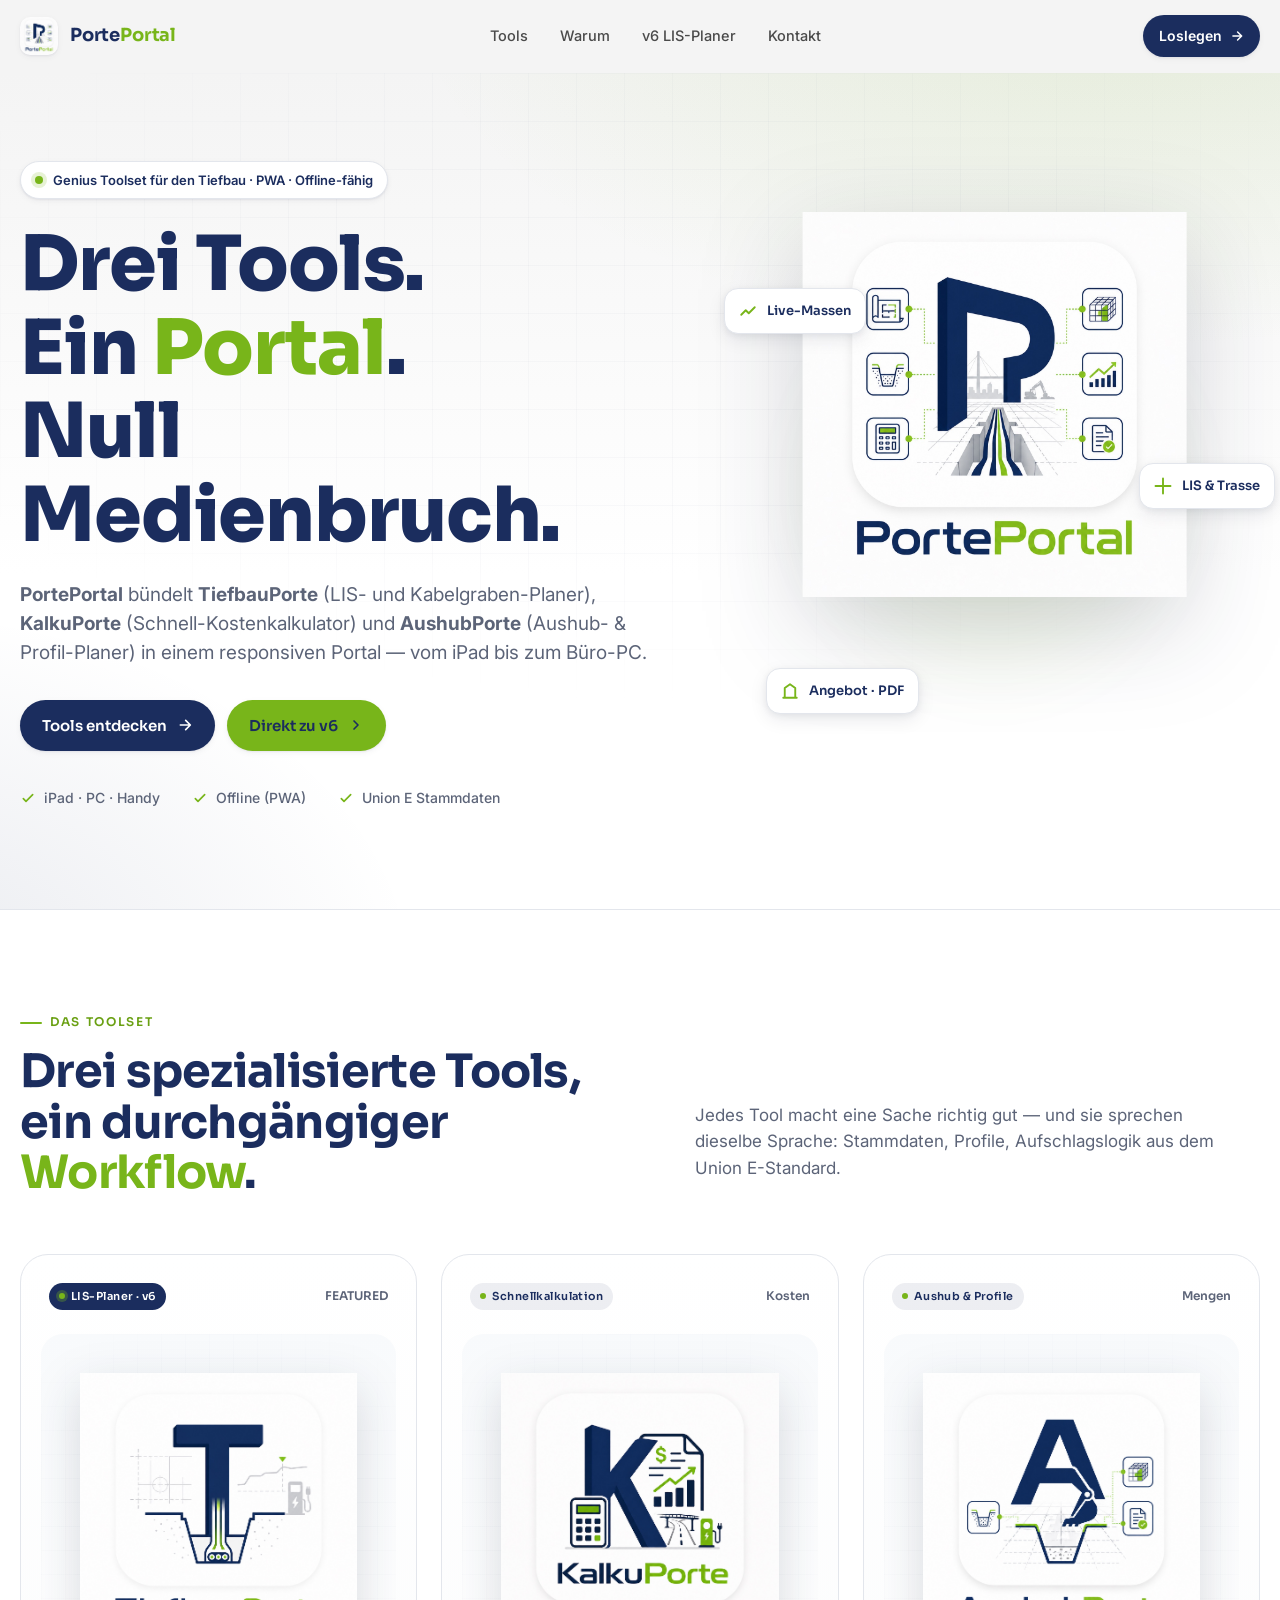
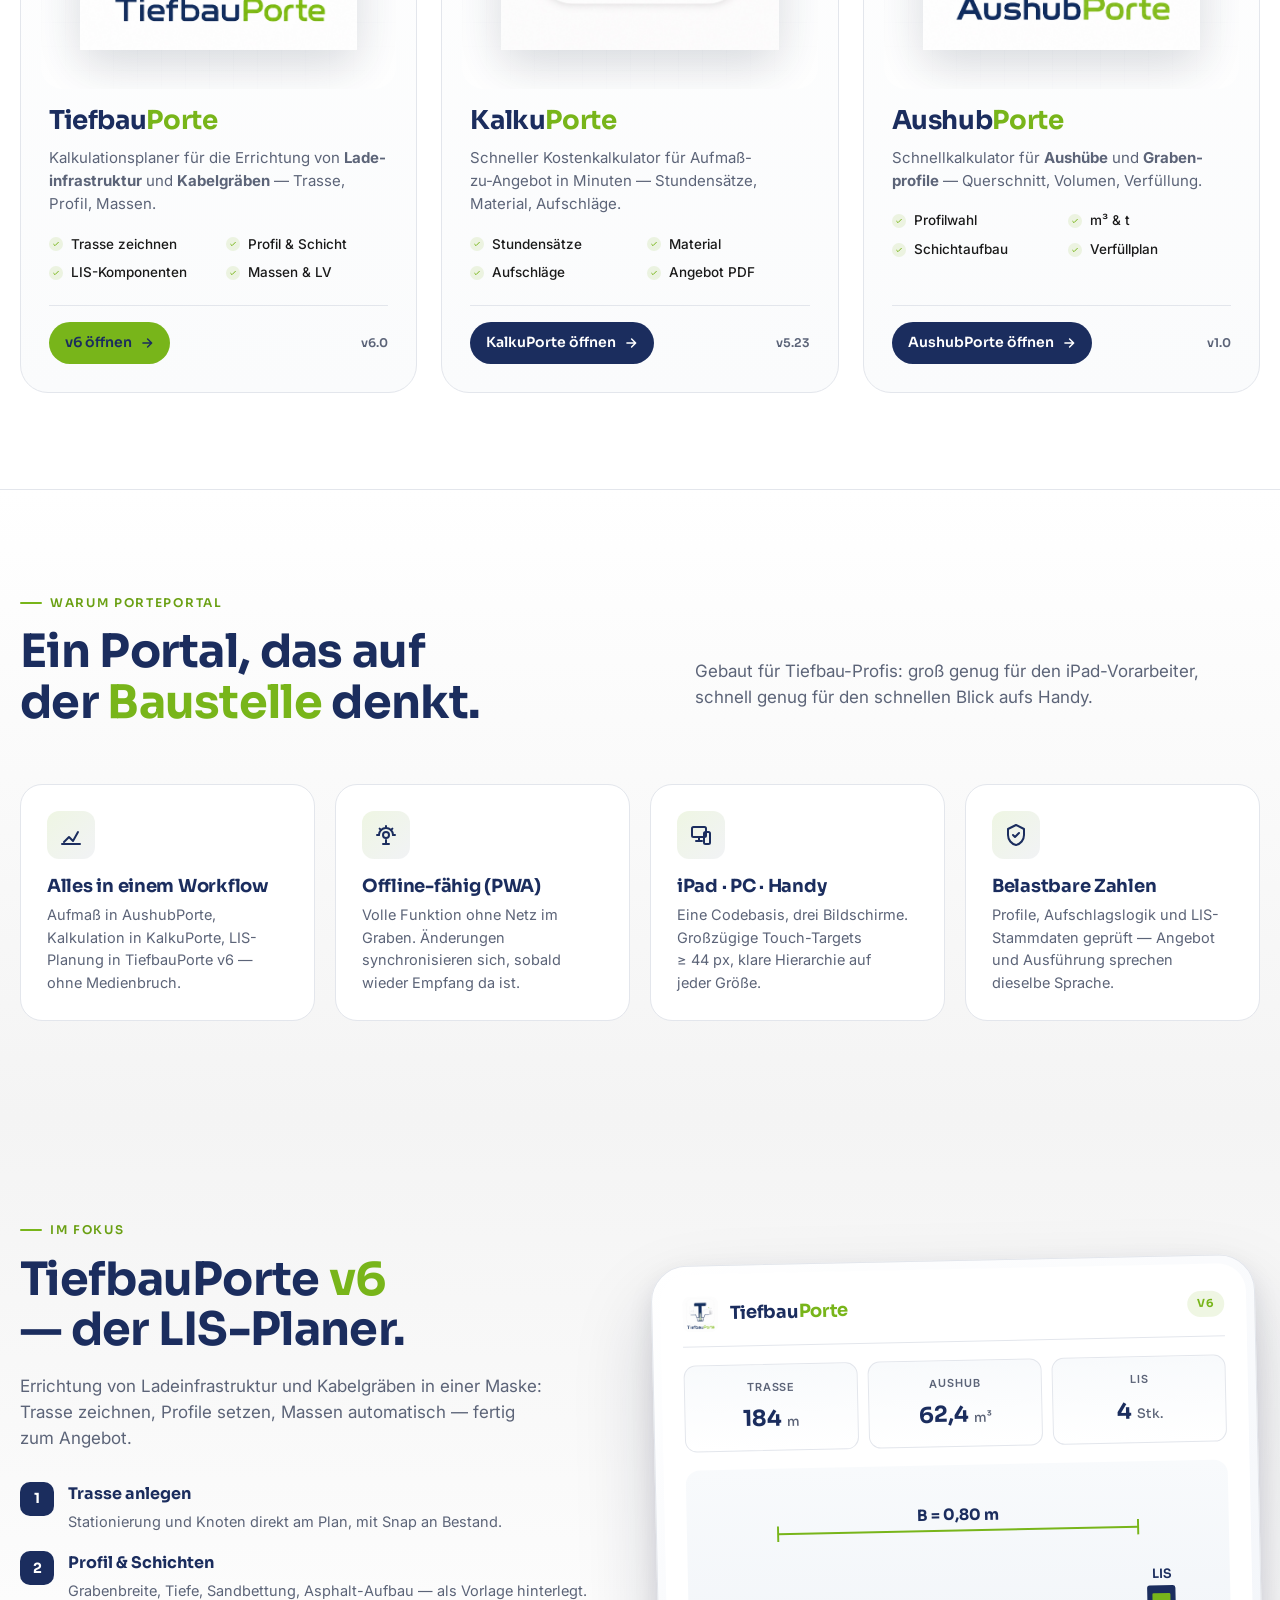
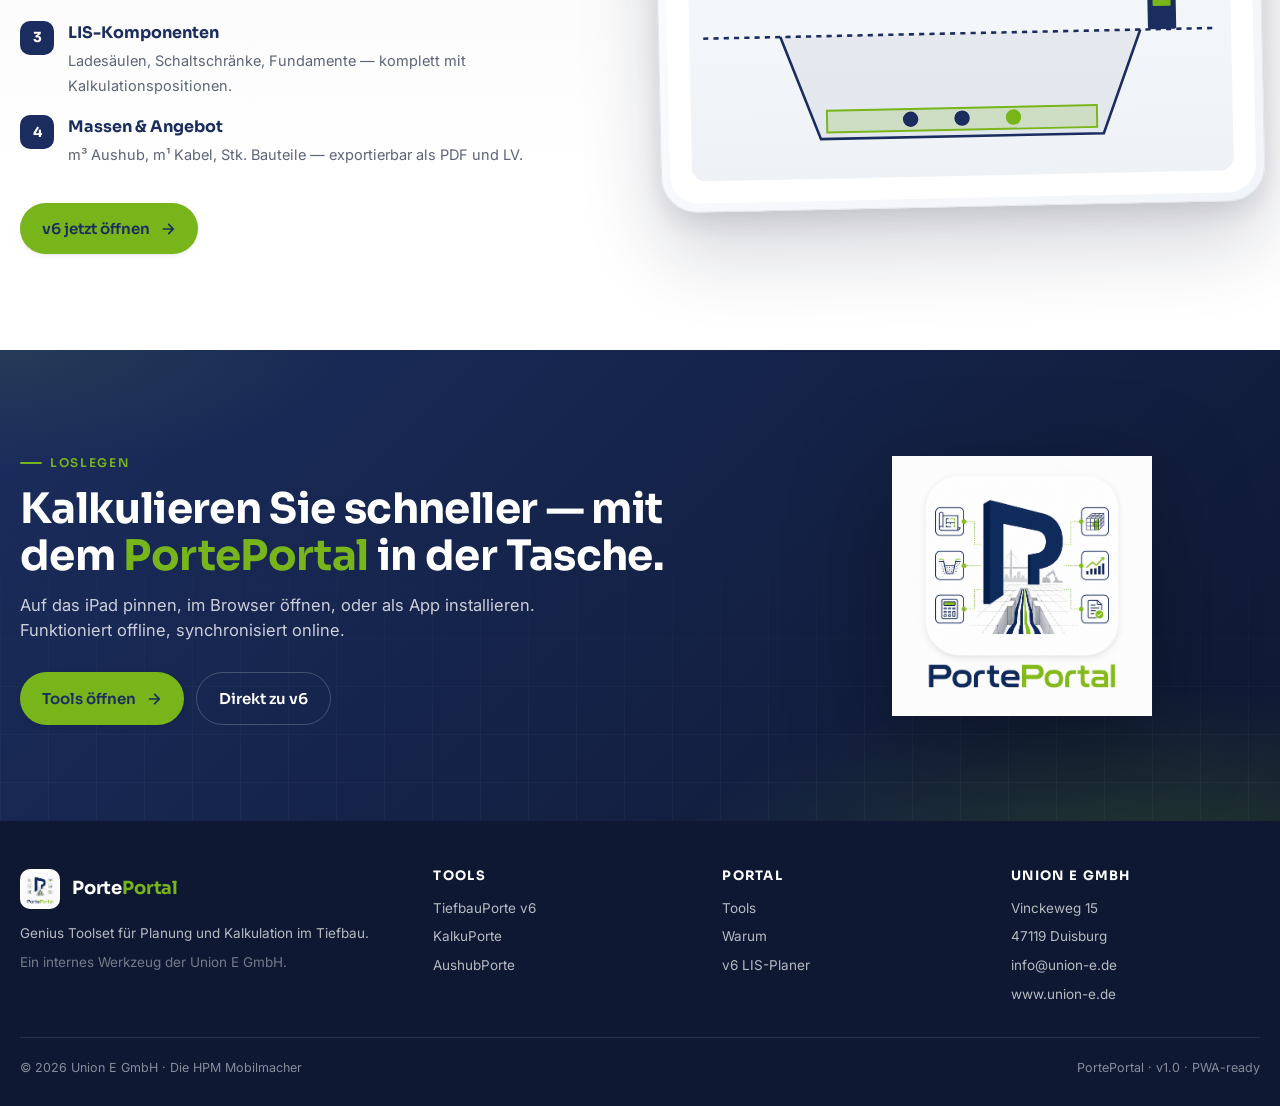
<file: i1ndexxxx.html>
<!doctype html>
<html lang="de">
<head>
<meta charset="utf-8" />
<meta name="viewport" content="width=device-width, initial-scale=1, viewport-fit=cover" />
<meta name="theme-color" content="#1B2D5E" />
<meta name="description" content="PortePortal — Genius Toolset für Planung und Kalkulation im Tiefbau. TiefbauPorte, KalkuPorte und AushubPorte in einem Portal." />
<meta name="apple-mobile-web-app-capable" content="yes" />
<meta name="apple-mobile-web-app-status-bar-style" content="black-translucent" />
<meta name="apple-mobile-web-app-title" content="PortePortal" />
<meta name="mobile-web-app-capable" content="yes" />

<link rel="manifest" href="manifest.webmanifest" />
<link rel="icon" type="image/png" href="assets/logo-porteportal.png" />
<link rel="apple-touch-icon" href="assets/logo-porteportal.png" />

<title>PortePortal — Genius Toolset Tiefbau</title>

<link rel="preconnect" href="https://fonts.googleapis.com" />
<link rel="preconnect" href="https://fonts.gstatic.com" crossorigin />
<link rel="stylesheet" href="https://fonts.googleapis.com/css2?family=Sora:wght@400;500;600;700;800&family=Inter:wght@400;500;600;700&display=swap" />

<style>
  :root{
    --navy:#1B2D5E;
    --navy-700:#162548;
    --navy-900:#0E1832;
    --lime:#78B51A;
    --lime-600:#6AA013;
    --lime-soft:rgba(120,181,26,.12);
    --ink:#1A1A1A;
    --bg:#F4F4F4;
    --white:#FFFFFF;
    --line:#E3E6EC;
    --muted:#5C6478;
    --shadow-sm: 0 1px 2px rgba(14,24,50,.06), 0 2px 6px rgba(14,24,50,.05);
    --shadow-md: 0 6px 18px rgba(14,24,50,.08), 0 2px 6px rgba(14,24,50,.06);
    --shadow-lg: 0 24px 48px rgba(14,24,50,.14), 0 6px 14px rgba(14,24,50,.08);
    --shadow-xl: 0 40px 80px rgba(14,24,50,.18), 0 10px 24px rgba(14,24,50,.10);
    --r-sm:8px; --r-md:14px; --r-lg:22px; --r-xl:28px; --r-2xl:36px;
    --container: 1240px;
    --t-fast: .15s cubic-bezier(.4,0,.2,1);
    --t-base: .25s cubic-bezier(.4,0,.2,1);
    --t-slow: .45s cubic-bezier(.4,0,.2,1);
  }

  *,*::before,*::after{box-sizing:border-box}
  html,body{margin:0;padding:0}
  html{scroll-behavior:smooth}
  body{
    font-family:'Inter', system-ui, -apple-system, Segoe UI, Roboto, sans-serif;
    color:var(--ink);
    background:var(--bg);
    line-height:1.55;
    -webkit-font-smoothing:antialiased;
    text-rendering:optimizeLegibility;
    overflow-x:hidden;
  }
  img{max-width:100%;display:block}
  a{color:inherit;text-decoration:none}
  button{font:inherit;cursor:pointer;border:0;background:none;color:inherit}

  h1,h2,h3,h4{
    font-family:'Sora','Inter',system-ui,sans-serif;
    color:var(--navy);
    letter-spacing:-0.015em;
    text-wrap:balance;
    margin:0;
    line-height:1.1;
  }
  p{text-wrap:pretty}
  .accent{color:var(--lime)}

  .container{
    width:min(100% - 40px, var(--container));
    margin-inline:auto;
  }

  /* ==========================================================
     KICKER — small label above headings
  =========================================================== */
  .kicker{
    display:inline-flex;align-items:center;gap:8px;
    font-family:'Sora';font-size:12px;font-weight:600;
    color:var(--lime-600);letter-spacing:.14em;text-transform:uppercase;
    margin-bottom:14px;
  }
  .kicker::before{
    content:""; width:22px; height:2px; background:var(--lime);
    border-radius:2px;
  }

  /* ==========================================================
     BUTTONS
  =========================================================== */
  .btn{
    display:inline-flex;align-items:center;gap:10px;
    padding:14px 22px; border-radius:999px;
    font-family:'Sora';font-weight:600; font-size:15px;
    transition:transform var(--t-fast), box-shadow var(--t-fast), background var(--t-fast);
    white-space:nowrap;
  }
  .btn svg{width:16px;height:16px;flex-shrink:0}
  .btn--primary{background:var(--navy); color:#fff !important; box-shadow:var(--shadow-sm)}
  .btn--primary:hover{background:var(--navy-700);transform:translateY(-1px);box-shadow:var(--shadow-md)}
  .btn--lime{background:var(--lime); color:var(--navy) !important; box-shadow:var(--shadow-sm)}
  .btn--lime:hover{background:var(--lime-600);transform:translateY(-1px);box-shadow:var(--shadow-md)}
  .btn--ghost{background:#fff; color:var(--navy) !important; border:1px solid var(--line)}
  .btn--ghost:hover{border-color:var(--navy);transform:translateY(-1px);box-shadow:var(--shadow-sm)}

  /* ==========================================================
     NAV
  =========================================================== */
  .nav{
    position:sticky; top:0; z-index:50;
    backdrop-filter:saturate(180%) blur(14px);
    -webkit-backdrop-filter:saturate(180%) blur(14px);
    background:rgba(244,244,244,.78);
    border-bottom:1px solid transparent;
    transition:border-color var(--t-base), background var(--t-base);
  }
  .nav.is-scrolled{ border-bottom-color:var(--line); background:rgba(244,244,244,.94); }
  .nav__inner{
    display:flex; align-items:center; justify-content:space-between;
    height:72px;
  }
  .brand{display:flex;align-items:center;gap:12px;font-family:'Sora';font-weight:700;color:var(--navy);font-size:18px;letter-spacing:-.01em}
  .brand img{width:38px;height:38px;border-radius:10px;box-shadow:var(--shadow-sm);background:#fff}
  .brand__name :nth-child(1){color:var(--navy)}
  .brand__name :nth-child(2){color:var(--lime)}
  .nav__links{display:flex;align-items:center;gap:4px}
  .nav__links a{
    padding:10px 14px; border-radius:10px; font-weight:500; font-size:14.5px;
    color:var(--ink); opacity:.78;
    transition:all var(--t-fast);
  }
  .nav__links a:hover{opacity:1;background:rgba(27,45,94,.06)}
  .nav__cta{
    display:inline-flex;align-items:center;gap:8px;
    padding:10px 16px;border-radius:999px;
    background:var(--navy); color:#fff !important; font-weight:600; font-size:14px;
    box-shadow:var(--shadow-sm);
    transition:all var(--t-fast);
    margin-left:8px;
  }
  .nav__cta:hover{background:var(--navy-700);transform:translateY(-1px);box-shadow:var(--shadow-md)}
  .nav__cta svg{width:14px;height:14px}
  .nav__burger{
    display:none;width:42px;height:42px;border-radius:10px;
    align-items:center;justify-content:center;
    background:#fff;border:1px solid var(--line);
    transition:all var(--t-fast);
  }
  .nav__burger:hover{border-color:var(--navy)}
  .nav__burger svg{width:20px;height:20px;color:var(--navy)}
  @media (max-width: 880px){
    .nav__links, .nav__cta{display:none}
    .nav__burger{display:inline-flex}
  }

  /* Mobile drawer */
  .drawer{
    position:fixed;inset:0;z-index:60;
    background:rgba(14,24,50,.5);
    backdrop-filter:blur(8px);
    opacity:0;pointer-events:none;
    transition:opacity var(--t-base);
  }
  .drawer.is-open{opacity:1;pointer-events:auto}
  .drawer__panel{
    position:absolute;top:0;right:0;bottom:0;
    width:min(86vw, 360px);background:#fff;
    padding:24px;display:flex;flex-direction:column;gap:6px;
    transform:translateX(100%);
    transition:transform var(--t-base);
  }
  .drawer.is-open .drawer__panel{transform:translateX(0)}
  .drawer__head{display:flex;justify-content:space-between;align-items:center;margin-bottom:14px}
  .drawer__close{
    width:42px;height:42px;border-radius:10px;display:flex;align-items:center;justify-content:center;
    background:var(--bg);
  }
  .drawer__close svg{width:20px;height:20px;color:var(--navy)}
  .drawer a{
    padding:14px 16px;border-radius:12px;font-weight:600;color:var(--navy);
    display:flex;align-items:center;justify-content:space-between;
  }
  .drawer a:hover{background:var(--bg)}
  .drawer a svg{width:14px;height:14px;opacity:.4}

  /* ==========================================================
     HERO
  =========================================================== */
  .hero{
    position:relative; overflow:hidden;
    background:
      radial-gradient(1200px 600px at 88% -10%, rgba(120,181,26,.12), transparent 60%),
      radial-gradient(1000px 700px at -10% 110%, rgba(27,45,94,.10), transparent 55%),
      linear-gradient(180deg, var(--bg), #fff 60%);
    border-bottom:1px solid var(--line);
  }
  .hero__grid-bg{
    position:absolute; inset:0; pointer-events:none; opacity:.45;
    background-image:
      linear-gradient(rgba(27,45,94,.06) 1px, transparent 1px),
      linear-gradient(90deg, rgba(27,45,94,.06) 1px, transparent 1px);
    background-size:48px 48px;
    mask-image:radial-gradient(ellipse 80% 60% at 50% 30%, #000 40%, transparent 80%);
    -webkit-mask-image:radial-gradient(ellipse 80% 60% at 50% 30%, #000 40%, transparent 80%);
  }
  .hero__inner{
    position:relative;
    display:grid;
    grid-template-columns: 1.1fr .9fr;
    gap:60px;
    align-items:center;
    padding: 88px 0 100px;
  }
  @media (max-width: 980px){
    .hero__inner{
      grid-template-columns:1fr;
      gap:48px;
      padding:60px 0 72px;
    }
  }

  .hero__badge{
    display:inline-flex;align-items:center;gap:10px;
    padding:8px 14px;border-radius:999px;
    background:#fff;border:1px solid var(--line);
    font-size:13px;font-weight:600;color:var(--navy);
    box-shadow:var(--shadow-sm);
    margin-bottom:24px;
  }
  .hero__badge .dot{
    width:8px;height:8px;border-radius:50%;background:var(--lime);
    box-shadow:0 0 0 4px rgba(120,181,26,.18);
  }

  .hero h1{
    font-size: clamp(40px, 6.4vw, 76px);
    font-weight:800;
    margin-bottom:22px;
  }
  .hero h1 .stack{display:block}
  .hero__lede{
    font-size:clamp(17px, 1.5vw, 19px);
    color:var(--muted);
    max-width: 56ch;
    margin-bottom:32px;
  }
  .hero__actions{display:flex;flex-wrap:wrap;gap:12px;margin-bottom:36px}
  .hero__meta{
    display:flex;flex-wrap:wrap;gap:24px 32px;
    color:var(--muted);font-size:14px;font-weight:500;
  }
  .hero__meta div{display:flex;align-items:center;gap:8px}
  .hero__meta svg{width:16px;height:16px;color:var(--lime)}

  /* Hero visual — stacked logo + cross-section card */
  .hero__visual{
    position:relative;
    width:100%;
    max-width:520px;
    margin-inline:auto;
    aspect-ratio: 1 / 1.05;
    min-height:380px;
  }
  .hero__halo{
    position:absolute;inset:-8%;
    background: radial-gradient(closest-side, rgba(120,181,26,.18), transparent 70%);
    filter:blur(24px);
    z-index:0;
  }
  .hero__logo-wrap{
    position:absolute;
    top:0; left:50%; transform:translateX(-50%);
    width:74%;
    z-index:2;
  }
  .hero__logo-wrap img{
    width:100%;height:auto;display:block;
    filter: drop-shadow(0 30px 50px rgba(14,24,50,.18));
    animation: float 6s ease-in-out infinite;
  }
  @keyframes float{
    0%,100%{ transform:translateY(0) }
    50%   { transform:translateY(-8px) }
  }
  .hero__chip{
    position:absolute;z-index:3;
    background:#fff;border-radius:14px;
    box-shadow:var(--shadow-md);
    padding:12px 14px;
    display:flex;align-items:center;gap:10px;
    font-family:'Sora';font-weight:600;font-size:13px;color:var(--navy);
    border:1px solid var(--line);
  }
  .hero__chip svg{width:18px;height:18px;color:var(--lime);flex-shrink:0}
  .hero__chip--1{top:14%;left:-2%}
  .hero__chip--2{top:46%;right:-4%}
  .hero__chip--3{bottom:8%;left:6%}

  @media (max-width: 980px){
    .hero__visual{max-width:400px}
    .hero__chip--1, .hero__chip--3{display:none}
  }
  @media (max-width: 540px){
    .hero__chip{display:none}
  }

  /* ==========================================================
     SECTION HEAD
  =========================================================== */
  .section-head{
    display:grid;
    grid-template-columns: 1fr .9fr;
    gap:48px;
    align-items:end;
    margin-bottom:56px;
  }
  @media (max-width: 880px){
    .section-head{grid-template-columns:1fr;gap:18px;margin-bottom:40px}
  }
  .section-head h2{font-size:clamp(30px, 3.6vw, 46px); font-weight:700}
  .section-head p{color:var(--muted);font-size:17px;max-width:50ch}

  /* ==========================================================
     TOOLS — Cards
  =========================================================== */
  .tools{padding:96px 0; background:#fff; position:relative;}
  .tools__grid{
    display:grid;
    grid-template-columns:repeat(3, 1fr);
    gap:24px;
  }
  @media (max-width: 1080px){.tools__grid{grid-template-columns:repeat(2, 1fr)}}
  @media (max-width: 720px){.tools__grid{grid-template-columns:1fr}}

  .tool{
    position:relative;
    background:linear-gradient(180deg, #fff, #FAFBFC);
    border:1px solid var(--line);
    border-radius:var(--r-xl);
    padding:28px;
    display:flex;flex-direction:column;
    transition: transform var(--t-base), box-shadow var(--t-base), border-color var(--t-base);
    overflow:hidden;
  }
  .tool::before{
    content:""; position:absolute; inset:-1px;
    border-radius:inherit; padding:1px;
    background: linear-gradient(135deg, rgba(120,181,26,.0), rgba(120,181,26,.4) 50%, rgba(120,181,26,.0));
    -webkit-mask: linear-gradient(#000 0 0) content-box, linear-gradient(#000 0 0);
            mask: linear-gradient(#000 0 0) content-box, linear-gradient(#000 0 0);
    -webkit-mask-composite:xor; mask-composite:exclude;
    opacity:0; transition:opacity var(--t-base);
    pointer-events:none;
  }
  .tool:hover{
    transform:translateY(-6px);
    box-shadow:var(--shadow-lg);
    border-color:transparent;
  }
  .tool:hover::before{opacity:1}

  .tool__head{
    display:flex;align-items:center;justify-content:space-between;
    margin-bottom:20px;
  }
  .tool__pill{
    display:inline-flex;align-items:center;gap:6px;
    font-family:'Sora';font-size:11px;font-weight:600;
    padding:5px 10px;border-radius:999px;letter-spacing:.04em;
    background:rgba(27,45,94,.08); color:var(--navy);
  }
  .tool__pill .dot{width:6px;height:6px;border-radius:50%;background:var(--lime)}
  .tool__pill--featured{background:var(--navy);color:#fff}
  .tool__pill--featured .dot{background:var(--lime);box-shadow:0 0 0 3px rgba(120,181,26,.3)}
  .tool__meta{font-size:12px;font-weight:600;color:var(--muted);font-family:'Sora'}

  .tool__visual{
    position:relative;
    aspect-ratio: 1 / 1;
    margin: 4px -8px 18px;
    border-radius:var(--r-lg);
    background:
      radial-gradient(closest-side, rgba(120,181,26,.12), transparent 70%),
      linear-gradient(180deg, #F8FAFC, #fff);
    display:flex;align-items:center;justify-content:center;
    overflow:hidden;
  }
  .tool__visual::before{
    content:"";position:absolute;inset:0;
    background-image:
      linear-gradient(rgba(27,45,94,.04) 1px, transparent 1px),
      linear-gradient(90deg, rgba(27,45,94,.04) 1px, transparent 1px);
    background-size:24px 24px;
    mask-image:radial-gradient(ellipse 70% 60% at 50% 50%, #000, transparent);
    -webkit-mask-image:radial-gradient(ellipse 70% 60% at 50% 50%, #000, transparent);
  }
  .tool__visual img{
    position:relative;
    width:78%;height:auto;
    filter: drop-shadow(0 16px 24px rgba(14,24,50,.16));
    transition:transform var(--t-base);
  }
  .tool:hover .tool__visual img{ transform: scale(1.04) }

  .tool__name{
    font-size:26px;font-weight:700;
    margin-bottom:10px;
  }
  .tool__desc{
    color:var(--muted);font-size:15px;
    margin:0 0 18px;
    min-height:3em;
  }
  .tool__features{
    list-style:none;padding:0;margin:0 0 22px;
    display:grid;grid-template-columns:1fr 1fr;gap:8px 14px;
  }
  .tool__features li{
    display:flex;align-items:center;gap:8px;
    font-size:13.5px;font-weight:500;color:var(--ink);
  }
  .tool__features svg{
    width:14px;height:14px;color:var(--lime);flex-shrink:0;
    background:var(--lime-soft);border-radius:50%;padding:3px;
  }

  .tool__foot{
    margin-top:auto;
    display:flex;align-items:center;justify-content:space-between;
    gap:12px;padding-top:16px;border-top:1px solid var(--line);
  }
  .tool__cta{
    display:inline-flex;align-items:center;gap:8px;
    padding:10px 16px;border-radius:999px;
    background:var(--navy); color:#fff !important;
    font-family:'Sora';font-weight:600;font-size:14px;
    transition:all var(--t-fast);
  }
  .tool__cta svg{width:14px;height:14px;transition:transform var(--t-fast)}
  .tool__cta:hover{background:var(--navy-700)}
  .tool__cta:hover svg{transform:translateX(3px)}
  .tool__cta--lime{background:var(--lime); color:var(--navy) !important}
  .tool__cta--lime:hover{background:var(--lime-600)}

  /* ==========================================================
     WHY
  =========================================================== */
  .why{
    padding:96px 0;
    background:linear-gradient(180deg, #fff, var(--bg));
    border-top:1px solid var(--line);
  }
  .features{
    display:grid;grid-template-columns:repeat(4, 1fr);gap:20px;
  }
  @media (max-width: 980px){.features{grid-template-columns:repeat(2,1fr)}}
  @media (max-width: 540px){.features{grid-template-columns:1fr}}

  .feature{
    background:#fff;border:1px solid var(--line);
    border-radius:var(--r-lg);padding:26px;
    transition: transform var(--t-base), box-shadow var(--t-base);
  }
  .feature:hover{transform:translateY(-4px);box-shadow:var(--shadow-md)}
  .feature__ico{
    width:48px;height:48px;border-radius:12px;
    background:linear-gradient(135deg, var(--lime-soft), rgba(27,45,94,.06));
    display:flex;align-items:center;justify-content:center;
    margin-bottom:18px;
  }
  .feature__ico svg{width:24px;height:24px;color:var(--navy)}
  .feature h3{font-size:18px;font-weight:700;margin-bottom:8px}
  .feature p{color:var(--muted);font-size:14.5px;margin:0}

  /* ==========================================================
     SHOWCASE V6
  =========================================================== */
  .showcase{
    padding:96px 0;
    background: linear-gradient(180deg, var(--bg) 0%, #fff 80%);
    overflow:hidden;
    position:relative;
  }
  .showcase__inner{
    display:grid;grid-template-columns: 1fr 1.05fr;gap:60px;
    align-items:center;
  }
  @media (max-width: 980px){.showcase__inner{grid-template-columns:1fr;gap:48px}}

  .showcase h2{font-size:clamp(30px, 3.6vw, 46px);font-weight:700;margin-bottom:18px}
  .showcase .lede{color:var(--muted);font-size:17px;margin-bottom:30px;max-width:52ch}
  .showcase__list{
    list-style:none;padding:0;margin:0 0 36px;
    display:grid;gap:18px;
  }
  .showcase__list li{
    display:grid;
    grid-template-columns:auto 1fr;
    gap:14px;align-items:start;
  }
  .showcase__list .num{
    width:34px;height:34px;border-radius:10px;
    background:var(--navy);color:#fff;
    display:flex;align-items:center;justify-content:center;
    font-family:'Sora';font-weight:700;font-size:14px;
    flex-shrink:0;
  }
  .showcase__list b{
    display:block;color:var(--navy);font-family:'Sora';font-weight:700;
    font-size:16px;margin-bottom:2px;
  }
  .showcase__list span{color:var(--muted);font-size:14.5px}

  /* The Tool-Mock Card */
  .showcase-card{
    position:relative;
    border-radius:var(--r-2xl);
    background: linear-gradient(150deg, #fff, #F1F4F9);
    border:1px solid var(--line);
    box-shadow: var(--shadow-xl);
    padding:8px;
    transform: rotate(-1.2deg);
    transition: transform var(--t-base);
  }
  .showcase-card:hover{transform: rotate(0deg)}
  .showcase-card__inner{
    background:#fff;
    border-radius:calc(var(--r-2xl) - 8px);
    padding:22px;
    display:flex;flex-direction:column;gap:18px;
  }
  .sc-toolbar{
    display:flex;align-items:center;gap:12px;
    padding-bottom:14px;border-bottom:1px solid var(--line);
  }
  .sc-toolbar img{width:36px;height:36px;border-radius:8px;background:#fff}
  .sc-toolbar h4{
    font-family:'Sora';font-size:18px;font-weight:700;
    flex:1;
  }
  .sc-toolbar h4 .accent{color:var(--lime)}
  .sc-toolbar .v6{
    font-family:'Sora';font-size:11px;font-weight:700;
    color:var(--lime);background:var(--lime-soft);
    padding:4px 10px;border-radius:999px;letter-spacing:.06em;
  }
  .sc-row{
    display:grid;grid-template-columns:repeat(3, 1fr);gap:10px;
  }
  .sc-stat{
    background:linear-gradient(180deg, #F8FAFC, #fff);
    border:1px solid var(--line);
    border-radius:12px;padding:14px;
    text-align:center;
  }
  .sc-stat span{
    display:block;font-size:11px;font-weight:600;
    color:var(--muted);text-transform:uppercase;letter-spacing:.08em;
    margin-bottom:6px;
  }
  .sc-stat b{
    font-family:'Sora';font-size:22px;font-weight:700;color:var(--navy);
    display:block;
  }
  .sc-stat b small{font-size:13px;font-weight:500;color:var(--muted)}
  .sc-trench{
    background:linear-gradient(180deg, #F8FAFC, #EEF2F7);
    border-radius:14px;
    padding:14px;
    overflow:hidden;
  }
  .sc-trench svg{width:100%;height:auto;display:block}

  /* ==========================================================
     CTA
  =========================================================== */
  .cta{
    padding:96px 0;
    background:linear-gradient(135deg, var(--navy) 0%, var(--navy-900) 100%);
    color:#fff;
    position:relative;overflow:hidden;
  }
  .cta::before{
    content:"";position:absolute;inset:0;
    background-image:
      radial-gradient(800px 300px at 90% 110%, rgba(120,181,26,.20), transparent 60%),
      radial-gradient(600px 200px at 0% 0%, rgba(120,181,26,.10), transparent 60%);
  }
  .cta::after{
    content:"";position:absolute;inset:0;
    background-image:
      linear-gradient(rgba(255,255,255,.04) 1px, transparent 1px),
      linear-gradient(90deg, rgba(255,255,255,.04) 1px, transparent 1px);
    background-size:48px 48px;
    mask-image:linear-gradient(180deg, transparent 30%, #000 100%);
    -webkit-mask-image:linear-gradient(180deg, transparent 30%, #000 100%);
  }
  .cta__inner{
    position:relative;z-index:1;
    display:grid;grid-template-columns:1.2fr .8fr;gap:48px;
    align-items:center;
  }
  @media (max-width: 880px){.cta__inner{grid-template-columns:1fr;gap:32px}}
  .cta .kicker{color:var(--lime)}
  .cta .kicker::before{background:var(--lime)}
  .cta h2{
    color:#fff;font-size:clamp(28px, 3.4vw, 42px);font-weight:700;margin-bottom:14px;
  }
  .cta p{color:rgba(255,255,255,.78);font-size:16.5px;margin:0 0 28px;max-width:54ch}
  .cta__actions{display:flex;flex-wrap:wrap;gap:12px}
  .cta__visual{
    text-align:center;
  }
  .cta__visual img{
    width:min(260px, 80%);height:auto;margin-inline:auto;
    filter: drop-shadow(0 30px 50px rgba(0,0,0,.35));
  }

  /* ==========================================================
     FOOTER
  =========================================================== */
  .footer{
    background:var(--navy-900);
    color:rgba(255,255,255,.7);
    padding:48px 0 28px;
    font-size:13.5px;
  }
  .footer__inner{
    display:grid;
    grid-template-columns:1.5fr 1fr 1fr 1fr;
    gap:40px;
    margin-bottom:32px;
  }
  @media (max-width: 880px){.footer__inner{grid-template-columns:1fr 1fr;gap:32px}}
  @media (max-width: 540px){.footer__inner{grid-template-columns:1fr}}
  .footer__brand{display:flex;align-items:center;gap:12px;margin-bottom:14px}
  .footer__brand img{width:40px;height:40px;border-radius:10px;background:#fff;padding:2px}
  .footer__brand b{
    font-family:'Sora';font-weight:700;font-size:18px;color:#fff;letter-spacing:-.01em;
  }
  .footer__brand b .accent{color:var(--lime)}
  .footer p{margin:0 0 8px}
  .footer h4{
    color:#fff;font-family:'Sora';font-size:13px;font-weight:700;
    text-transform:uppercase;letter-spacing:.1em;margin-bottom:14px;
  }
  .footer ul{list-style:none;padding:0;margin:0;display:grid;gap:8px}
  .footer ul a{
    color:rgba(255,255,255,.7);
    transition:color var(--t-fast);
  }
  .footer ul a:hover{color:var(--lime)}
  .footer__bar{
    border-top:1px solid rgba(255,255,255,.1);
    padding-top:20px;
    display:flex;justify-content:space-between;align-items:center;flex-wrap:wrap;gap:12px;
    color:rgba(255,255,255,.5);font-size:12.5px;
  }

  /* ==========================================================
     UTILITIES
  =========================================================== */
  .reveal{
    opacity:0;transform:translateY(16px);
    transition: opacity .6s ease, transform .6s cubic-bezier(.4,0,.2,1);
  }
  .reveal.is-visible{opacity:1;transform:none}
  /* Fallback: sichtbar machen falls IO/JS nicht greift */
  .no-js .reveal,
  html:not(.js) .reveal{opacity:1;transform:none}

  @media (prefers-reduced-motion: reduce){
    *,*::before,*::after{
      animation-duration:.01ms !important;
      transition-duration:.01ms !important;
    }
  }
</style>
</head>
<body>

<!-- ============================ NAV ============================ -->
<header class="nav" id="nav">
  <div class="container nav__inner">
    <a href="#top" class="brand" aria-label="PortePortal Startseite">
      <img src="assets/logo-porteportal.png" alt="" />
      <span class="brand__name"><span>Porte</span><span>Portal</span></span>
    </a>
    <nav class="nav__links" aria-label="Hauptnavigation">
      <a href="#tools">Tools</a>
      <a href="#warum">Warum</a>
      <a href="#tiefbau">v6 LIS-Planer</a>
      <a href="#kontakt">Kontakt</a>
    </nav>
    <a href="#tools" class="nav__cta">
      Loslegen
      <svg viewBox="0 0 24 24" fill="none" stroke="currentColor" stroke-width="2.5" stroke-linecap="round" stroke-linejoin="round"><path d="M5 12h14M13 5l7 7-7 7"/></svg>
    </a>
    <button class="nav__burger" id="burger" aria-label="Menü öffnen" aria-controls="drawer" aria-expanded="false">
      <svg viewBox="0 0 24 24" fill="none" stroke="currentColor" stroke-width="2" stroke-linecap="round"><path d="M4 7h16M4 12h16M4 17h16"/></svg>
    </button>
  </div>
</header>

<!-- ============================ DRAWER (mobile) ============================ -->
<div class="drawer" id="drawer" aria-hidden="true">
  <div class="drawer__panel">
    <div class="drawer__head">
      <a href="#top" class="brand" aria-label="PortePortal">
        <img src="assets/logo-porteportal.png" alt="" />
        <span class="brand__name"><span>Porte</span><span>Portal</span></span>
      </a>
      <button class="drawer__close" id="drawer-close" aria-label="Menü schließen">
        <svg viewBox="0 0 24 24" fill="none" stroke="currentColor" stroke-width="2" stroke-linecap="round"><path d="M6 6l12 12M18 6L6 18"/></svg>
      </button>
    </div>
    <a href="#tools" data-close>Tools <svg viewBox="0 0 24 24" fill="none" stroke="currentColor" stroke-width="2.5" stroke-linecap="round"><path d="M9 6l6 6-6 6"/></svg></a>
    <a href="#warum" data-close>Warum <svg viewBox="0 0 24 24" fill="none" stroke="currentColor" stroke-width="2.5" stroke-linecap="round"><path d="M9 6l6 6-6 6"/></svg></a>
    <a href="#tiefbau" data-close>v6 LIS-Planer <svg viewBox="0 0 24 24" fill="none" stroke="currentColor" stroke-width="2.5" stroke-linecap="round"><path d="M9 6l6 6-6 6"/></svg></a>
    <a href="#kontakt" data-close>Kontakt <svg viewBox="0 0 24 24" fill="none" stroke="currentColor" stroke-width="2.5" stroke-linecap="round"><path d="M9 6l6 6-6 6"/></svg></a>
  </div>
</div>

<!-- ============================ HERO ============================ -->
<main id="top">
<section class="hero">
  <div class="hero__grid-bg" aria-hidden="true"></div>
  <div class="container hero__inner">

    <div class="hero__copy">
      <span class="hero__badge"><span class="dot"></span>Genius Toolset für den Tiefbau · PWA · Offline-fähig</span>
      <h1>
        <span class="stack">Drei Tools.</span>
        <span class="stack">Ein <span class="accent">Portal</span>.</span>
        <span class="stack">Null Medienbruch.</span>
      </h1>
      <p class="hero__lede">
        <b>PortePortal</b> bündelt <b>TiefbauPorte</b> (LIS- und Kabelgraben-Planer),
        <b>KalkuPorte</b> (Schnell-Kostenkalkulator) und <b>AushubPorte</b>
        (Aushub- &amp; Profil-Planer) in einem responsiven Portal — vom iPad bis zum Büro-PC.
      </p>
      <div class="hero__actions">
        <a href="#tools" class="btn btn--primary">
          Tools entdecken
          <svg viewBox="0 0 24 24" fill="none" stroke="currentColor" stroke-width="2.5" stroke-linecap="round" stroke-linejoin="round"><path d="M5 12h14M13 5l7 7-7 7"/></svg>
        </a>
        <a href="tools/tiefbauporte/" class="btn btn--lime">
          Direkt zu v6
          <svg viewBox="0 0 24 24" fill="none" stroke="currentColor" stroke-width="2.5" stroke-linecap="round" stroke-linejoin="round"><path d="M9 6l6 6-6 6"/></svg>
        </a>
      </div>
      <div class="hero__meta">
        <div><svg viewBox="0 0 24 24" fill="none" stroke="currentColor" stroke-width="2.5" stroke-linecap="round" stroke-linejoin="round"><path d="M5 13l4 4L19 7"/></svg>iPad · PC · Handy</div>
        <div><svg viewBox="0 0 24 24" fill="none" stroke="currentColor" stroke-width="2.5" stroke-linecap="round" stroke-linejoin="round"><path d="M5 13l4 4L19 7"/></svg>Offline (PWA)</div>
        <div><svg viewBox="0 0 24 24" fill="none" stroke="currentColor" stroke-width="2.5" stroke-linecap="round" stroke-linejoin="round"><path d="M5 13l4 4L19 7"/></svg>Union E Stammdaten</div>
      </div>
    </div>

    <div class="hero__visual" aria-hidden="true">
      <div class="hero__halo"></div>
      <div class="hero__logo-wrap">
        <img src="assets/logo-porteportal.png" alt="PortePortal — drei Tools, ein Portal" />
      </div>
      <div class="hero__chip hero__chip--1">
        <svg viewBox="0 0 24 24" fill="none" stroke="currentColor" stroke-width="2.5" stroke-linecap="round" stroke-linejoin="round"><path d="M3 17l6-6 4 4 8-8"/></svg>
        Live-Massen
      </div>
      <div class="hero__chip hero__chip--2">
        <svg viewBox="0 0 24 24" fill="none" stroke="currentColor" stroke-width="2.5" stroke-linecap="round" stroke-linejoin="round"><path d="M12 2v20M2 12h20"/></svg>
        LIS &amp; Trasse
      </div>
      <div class="hero__chip hero__chip--3">
        <svg viewBox="0 0 24 24" fill="none" stroke="currentColor" stroke-width="2.5" stroke-linecap="round" stroke-linejoin="round"><path d="M3 21h18M5 21V8l7-5 7 5v13"/></svg>
        Angebot · PDF
      </div>
    </div>

  </div>
</section>

<!-- ============================ TOOLS ============================ -->
<section class="tools" id="tools">
  <div class="container">
    <div class="section-head reveal">
      <div>
        <span class="kicker">Das Toolset</span>
        <h2>Drei spezialisierte Tools, ein durchgängiger <span class="accent">Workflow</span>.</h2>
      </div>
      <p>Jedes Tool macht eine Sache richtig gut — und sie sprechen dieselbe Sprache: Stammdaten, Profile, Aufschlagslogik aus dem Union E-Standard.</p>
    </div>

    <div class="tools__grid">

      <!-- Tool 1: TiefbauPorte (Featured) -->
      <article class="tool reveal">
        <div class="tool__head">
          <span class="tool__pill tool__pill--featured"><span class="dot"></span>LIS-Planer · v6</span>
          <span class="tool__meta">FEATURED</span>
        </div>
        <div class="tool__visual">
          <img src="assets/logo-tiefbauporte.png" alt="TiefbauPorte Logo" loading="lazy" />
        </div>
        <div class="tool__body">
          <h3 class="tool__name">Tiefbau<span class="accent">Porte</span></h3>
          <p class="tool__desc">Kalkulations­planer für die Errichtung von <b>Lade­infrastruktur</b> und <b>Kabel­gräben</b> — Trasse, Profil, Massen.</p>
          <ul class="tool__features">
            <li><svg viewBox="0 0 24 24" fill="none" stroke="currentColor" stroke-width="3" stroke-linecap="round"><path d="M5 13l4 4L19 7"/></svg>Trasse zeichnen</li>
            <li><svg viewBox="0 0 24 24" fill="none" stroke="currentColor" stroke-width="3" stroke-linecap="round"><path d="M5 13l4 4L19 7"/></svg>Profil &amp; Schicht</li>
            <li><svg viewBox="0 0 24 24" fill="none" stroke="currentColor" stroke-width="3" stroke-linecap="round"><path d="M5 13l4 4L19 7"/></svg>LIS-Komponenten</li>
            <li><svg viewBox="0 0 24 24" fill="none" stroke="currentColor" stroke-width="3" stroke-linecap="round"><path d="M5 13l4 4L19 7"/></svg>Massen &amp; LV</li>
          </ul>
        </div>
        <div class="tool__foot">
          <a class="tool__cta tool__cta--lime" href="tools/tiefbauporte/">
            v6 öffnen
            <svg viewBox="0 0 24 24" fill="none" stroke="currentColor" stroke-width="2.5" stroke-linecap="round" stroke-linejoin="round"><path d="M5 12h14M13 5l7 7-7 7"/></svg>
          </a>
          <span class="tool__meta">v6.0</span>
        </div>
      </article>

      <!-- Tool 2: KalkuPorte -->
      <article class="tool reveal">
        <div class="tool__head">
          <span class="tool__pill"><span class="dot"></span>Schnell­kalkulation</span>
          <span class="tool__meta">Kosten</span>
        </div>
        <div class="tool__visual">
          <img src="assets/logo-kalkuporte.png" alt="KalkuPorte Logo" loading="lazy" />
        </div>
        <div class="tool__body">
          <h3 class="tool__name">Kalku<span class="accent">Porte</span></h3>
          <p class="tool__desc">Schneller Kosten­kalkulator für Aufmaß-zu-Angebot in Minuten — Stunden­sätze, Material, Aufschläge.</p>
          <ul class="tool__features">
            <li><svg viewBox="0 0 24 24" fill="none" stroke="currentColor" stroke-width="3" stroke-linecap="round"><path d="M5 13l4 4L19 7"/></svg>Stunden­sätze</li>
            <li><svg viewBox="0 0 24 24" fill="none" stroke="currentColor" stroke-width="3" stroke-linecap="round"><path d="M5 13l4 4L19 7"/></svg>Material</li>
            <li><svg viewBox="0 0 24 24" fill="none" stroke="currentColor" stroke-width="3" stroke-linecap="round"><path d="M5 13l4 4L19 7"/></svg>Aufschläge</li>
            <li><svg viewBox="0 0 24 24" fill="none" stroke="currentColor" stroke-width="3" stroke-linecap="round"><path d="M5 13l4 4L19 7"/></svg>Angebot PDF</li>
          </ul>
        </div>
        <div class="tool__foot">
          <a class="tool__cta" href="tools/kalkuporte/">
            KalkuPorte öffnen
            <svg viewBox="0 0 24 24" fill="none" stroke="currentColor" stroke-width="2.5" stroke-linecap="round" stroke-linejoin="round"><path d="M5 12h14M13 5l7 7-7 7"/></svg>
          </a>
          <span class="tool__meta">v5.23</span>
        </div>
      </article>

      <!-- Tool 3: AushubPorte -->
      <article class="tool reveal">
        <div class="tool__head">
          <span class="tool__pill"><span class="dot"></span>Aushub &amp; Profile</span>
          <span class="tool__meta">Mengen</span>
        </div>
        <div class="tool__visual">
          <img src="assets/logo-aushubporte.png" alt="AushubPorte Logo" loading="lazy" />
        </div>
        <div class="tool__body">
          <h3 class="tool__name">Aushub<span class="accent">Porte</span></h3>
          <p class="tool__desc">Schnell­kalkulator für <b>Aushübe</b> und <b>Graben­profile</b> — Querschnitt, Volumen, Verfüllung.</p>
          <ul class="tool__features">
            <li><svg viewBox="0 0 24 24" fill="none" stroke="currentColor" stroke-width="3" stroke-linecap="round"><path d="M5 13l4 4L19 7"/></svg>Profil­wahl</li>
            <li><svg viewBox="0 0 24 24" fill="none" stroke="currentColor" stroke-width="3" stroke-linecap="round"><path d="M5 13l4 4L19 7"/></svg>m³ &amp; t</li>
            <li><svg viewBox="0 0 24 24" fill="none" stroke="currentColor" stroke-width="3" stroke-linecap="round"><path d="M5 13l4 4L19 7"/></svg>Schicht­aufbau</li>
            <li><svg viewBox="0 0 24 24" fill="none" stroke="currentColor" stroke-width="3" stroke-linecap="round"><path d="M5 13l4 4L19 7"/></svg>Verfüll­plan</li>
          </ul>
        </div>
        <div class="tool__foot">
          <a class="tool__cta" href="tools/aushubporte/">
            AushubPorte öffnen
            <svg viewBox="0 0 24 24" fill="none" stroke="currentColor" stroke-width="2.5" stroke-linecap="round" stroke-linejoin="round"><path d="M5 12h14M13 5l7 7-7 7"/></svg>
          </a>
          <span class="tool__meta">v1.0</span>
        </div>
      </article>

    </div>
  </div>
</section>

<!-- ============================ WHY ============================ -->
<section class="why" id="warum">
  <div class="container">
    <div class="section-head reveal">
      <div>
        <span class="kicker">Warum PortePortal</span>
        <h2>Ein Portal, das auf der <span class="accent">Baustelle</span> denkt.</h2>
      </div>
      <p>Gebaut für Tiefbau-Profis: groß genug für den iPad-Vorarbeiter, schnell genug für den schnellen Blick aufs Handy.</p>
    </div>

    <div class="features">
      <div class="feature reveal">
        <div class="feature__ico">
          <svg viewBox="0 0 24 24" fill="none" stroke="currentColor" stroke-width="2" stroke-linecap="round" stroke-linejoin="round"><path d="M5 19l5-5 4 4 5-9"/><path d="M3 21h18"/></svg>
        </div>
        <h3>Alles in einem Workflow</h3>
        <p>Aufmaß in AushubPorte, Kalkulation in KalkuPorte, LIS-Planung in TiefbauPorte v6 — ohne Medienbruch.</p>
      </div>
      <div class="feature reveal">
        <div class="feature__ico">
          <svg viewBox="0 0 24 24" fill="none" stroke="currentColor" stroke-width="2" stroke-linecap="round" stroke-linejoin="round"><path d="M5 12a7 7 0 0 1 14 0"/><path d="M3 12h2M19 12h2M12 3v2M5.6 5.6l1.4 1.4M17 7l1.4-1.4"/><path d="M9 21h6M12 17v4"/><circle cx="12" cy="12" r="3"/></svg>
        </div>
        <h3>Offline-fähig (PWA)</h3>
        <p>Volle Funktion ohne Netz im Graben. Änderungen synchronisieren sich, sobald wieder Empfang da ist.</p>
      </div>
      <div class="feature reveal">
        <div class="feature__ico">
          <svg viewBox="0 0 24 24" fill="none" stroke="currentColor" stroke-width="2" stroke-linecap="round" stroke-linejoin="round"><rect x="3" y="4" width="14" height="10" rx="1.5"/><path d="M7 18h6M10 14v4"/><rect x="15" y="9" width="6" height="12" rx="1.5"/></svg>
        </div>
        <h3>iPad · PC · Handy</h3>
        <p>Eine Codebasis, drei Bildschirme. Großzügige Touch-Targets ≥ 44 px, klare Hierarchie auf jeder Größe.</p>
      </div>
      <div class="feature reveal">
        <div class="feature__ico">
          <svg viewBox="0 0 24 24" fill="none" stroke="currentColor" stroke-width="2" stroke-linecap="round" stroke-linejoin="round"><path d="M12 2l8 4v6c0 5-3.5 9-8 10-4.5-1-8-5-8-10V6l8-4z"/><path d="M9 12l2 2 4-4"/></svg>
        </div>
        <h3>Belastbare Zahlen</h3>
        <p>Profile, Aufschlagslogik und LIS-Stammdaten geprüft — Angebot und Ausführung sprechen dieselbe Sprache.</p>
      </div>
    </div>
  </div>
</section>

<!-- ============================ SHOWCASE V6 ============================ -->
<section class="showcase" id="tiefbau">
  <div class="container showcase__inner">
    <div class="reveal">
      <span class="kicker">Im Fokus</span>
      <h2>TiefbauPorte <span class="accent">v6</span> — der LIS-Planer.</h2>
      <p class="lede">Errichtung von Ladeinfrastruktur und Kabelgräben in einer Maske: Trasse zeichnen, Profile setzen, Massen automatisch — fertig zum Angebot.</p>
      <ul class="showcase__list">
        <li>
          <span class="num">1</span>
          <div><b>Trasse anlegen</b><span>Stationierung und Knoten direkt am Plan, mit Snap an Bestand.</span></div>
        </li>
        <li>
          <span class="num">2</span>
          <div><b>Profil &amp; Schichten</b><span>Grabenbreite, Tiefe, Sandbettung, Asphalt-Aufbau — als Vorlage hinterlegt.</span></div>
        </li>
        <li>
          <span class="num">3</span>
          <div><b>LIS-Komponenten</b><span>Ladesäulen, Schaltschränke, Fundamente — komplett mit Kalkulationspositionen.</span></div>
        </li>
        <li>
          <span class="num">4</span>
          <div><b>Massen &amp; Angebot</b><span>m³ Aushub, m¹ Kabel, Stk. Bauteile — exportierbar als PDF und LV.</span></div>
        </li>
      </ul>
      <a href="tools/tiefbauporte/" class="btn btn--lime">
        v6 jetzt öffnen
        <svg viewBox="0 0 24 24" fill="none" stroke="currentColor" stroke-width="2.5" stroke-linecap="round" stroke-linejoin="round"><path d="M5 12h14M13 5l7 7-7 7"/></svg>
      </a>
    </div>
    <div class="reveal" style="--reveal-delay:.1s">
      <div class="showcase-card">
        <div class="showcase-card__inner">
          <div class="sc-toolbar">
            <img src="assets/logo-tiefbauporte.png" alt="" />
            <h4>Tiefbau<span class="accent">Porte</span></h4>
            <span class="v6">V6</span>
          </div>
          <div class="sc-row">
            <div class="sc-stat"><span>Trasse</span><b>184 <small>m</small></b></div>
            <div class="sc-stat"><span>Aushub</span><b>62,4 <small>m³</small></b></div>
            <div class="sc-stat"><span>LIS</span><b>4 <small>Stk.</small></b></div>
          </div>
          <div class="sc-trench" aria-hidden="true">
            <svg viewBox="0 0 400 220" preserveAspectRatio="xMidYMid meet">
              <!-- Surface line -->
              <line x1="0" y1="120" x2="400" y2="120" stroke="#1B2D5E" stroke-width="2" stroke-dasharray="4 4" />
              <!-- Trench cross-section -->
              <path d="M 60 120 L 90 200 L 310 200 L 340 120" fill="rgba(27,45,94,.06)" stroke="#1B2D5E" stroke-width="2" />
              <!-- Sand bedding -->
              <path d="M 95 195 L 305 195 L 305 178 L 95 178 Z" fill="rgba(120,181,26,.20)" stroke="#78B51A" stroke-width="1.5" />
              <!-- Cables -->
              <circle cx="160" cy="186" r="6" fill="#1B2D5E" />
              <circle cx="200" cy="186" r="6" fill="#1B2D5E" />
              <circle cx="240" cy="186" r="6" fill="#78B51A" />
              <!-- LIS station -->
              <rect x="346" y="86" width="22" height="34" fill="#1B2D5E" rx="2" />
              <rect x="350" y="92" width="14" height="10" fill="#78B51A" rx="1" />
              <!-- annotation -->
              <line x1="60" y1="40" x2="340" y2="40" stroke="#78B51A" stroke-width="1.5" />
              <line x1="60" y1="34" x2="60" y2="46" stroke="#78B51A" stroke-width="1.5" />
              <line x1="340" y1="34" x2="340" y2="46" stroke="#78B51A" stroke-width="1.5" />
              <text x="200" y="32" font-family="Sora, Inter" font-size="12" font-weight="700" text-anchor="middle" fill="#1B2D5E">B = 0,80 m</text>
              <text x="358" y="80" font-family="Sora, Inter" font-size="10" font-weight="600" text-anchor="middle" fill="#1B2D5E">LIS</text>
            </svg>
          </div>
        </div>
      </div>
    </div>
  </div>
</section>

<!-- ============================ CTA ============================ -->
<section class="cta" id="kontakt">
  <div class="container cta__inner">
    <div>
      <span class="kicker">Loslegen</span>
      <h2>Kalkulieren Sie schneller — mit dem <span class="accent">PortePortal</span> in der Tasche.</h2>
      <p>Auf das iPad pinnen, im Browser öffnen, oder als App installieren. Funktioniert offline, synchronisiert online.</p>
      <div class="cta__actions">
        <a href="#tools" class="btn btn--lime">
          Tools öffnen
          <svg viewBox="0 0 24 24" fill="none" stroke="currentColor" stroke-width="2.5" stroke-linecap="round" stroke-linejoin="round"><path d="M5 12h14M13 5l7 7-7 7"/></svg>
        </a>
        <a href="tools/tiefbauporte/" class="btn btn--ghost" style="background:transparent;color:#fff !important;border-color:rgba(255,255,255,.2)">
          Direkt zu v6
        </a>
      </div>
    </div>
    <div class="cta__visual">
      <img src="assets/logo-porteportal.png" alt="" />
    </div>
  </div>
</section>
</main>

<!-- ============================ FOOTER ============================ -->
<footer class="footer">
  <div class="container">
    <div class="footer__inner">
      <div>
        <div class="footer__brand">
          <img src="assets/logo-porteportal.png" alt="" />
          <b><span>Porte</span><span class="accent">Portal</span></b>
        </div>
        <p>Genius Toolset für Planung und Kalkulation im Tiefbau.</p>
        <p style="opacity:.6">Ein internes Werkzeug der Union E GmbH.</p>
      </div>
      <div>
        <h4>Tools</h4>
        <ul>
          <li><a href="tools/tiefbauporte/">TiefbauPorte v6</a></li>
          <li><a href="tools/kalkuporte/">KalkuPorte</a></li>
          <li><a href="tools/aushubporte/">AushubPorte</a></li>
        </ul>
      </div>
      <div>
        <h4>Portal</h4>
        <ul>
          <li><a href="#tools">Tools</a></li>
          <li><a href="#warum">Warum</a></li>
          <li><a href="#tiefbau">v6 LIS-Planer</a></li>
        </ul>
      </div>
      <div>
        <h4>Union E GmbH</h4>
        <ul>
          <li>Vinckeweg 15</li>
          <li>47119 Duisburg</li>
          <li><a href="mailto:info@union-e.de">info@union-e.de</a></li>
          <li><a href="https://www.union-e.de" target="_blank" rel="noopener">www.union-e.de</a></li>
        </ul>
      </div>
    </div>
    <div class="footer__bar">
      <span>© <span id="year">2026</span> Union E GmbH · Die HPM Mobilmacher</span>
      <span>PortePortal · v1.0 · PWA-ready</span>
    </div>
  </div>
</footer>

<!-- ============================ JS ============================ -->
<script>
  // Mark JS-enabled
  document.documentElement.classList.add('js');

  // Year
  document.getElementById('year').textContent = new Date().getFullYear();

  // Sticky nav shadow
  const nav = document.getElementById('nav');
  const onScroll = () => {
    nav.classList.toggle('is-scrolled', window.scrollY > 8);
  };
  window.addEventListener('scroll', onScroll, {passive:true});
  onScroll();

  // Mobile drawer
  const burger = document.getElementById('burger');
  const drawer = document.getElementById('drawer');
  const drawerClose = document.getElementById('drawer-close');
  const openDrawer = () => {
    drawer.classList.add('is-open');
    drawer.setAttribute('aria-hidden', 'false');
    burger.setAttribute('aria-expanded', 'true');
    document.body.style.overflow = 'hidden';
  };
  const closeDrawer = () => {
    drawer.classList.remove('is-open');
    drawer.setAttribute('aria-hidden', 'true');
    burger.setAttribute('aria-expanded', 'false');
    document.body.style.overflow = '';
  };
  burger.addEventListener('click', openDrawer);
  drawerClose.addEventListener('click', closeDrawer);
  drawer.addEventListener('click', (e) => { if (e.target === drawer) closeDrawer(); });
  drawer.querySelectorAll('[data-close]').forEach(el => el.addEventListener('click', closeDrawer));
  document.addEventListener('keydown', (e) => { if (e.key === 'Escape') closeDrawer(); });

  // Reveal-on-scroll
  const revealElements = document.querySelectorAll('.reveal');
  if ('IntersectionObserver' in window) {
    const io = new IntersectionObserver((entries) => {
      entries.forEach(entry => {
        if (entry.isIntersecting) {
          entry.target.classList.add('is-visible');
          io.unobserve(entry.target);
        }
      });
    }, { threshold: 0.08, rootMargin: '0px 0px -5% 0px' });
    revealElements.forEach(el => io.observe(el));
    // Fallback: nach 1.2s alle revealen, falls Observer aus Performance-Gründen nicht getriggert hat (z.B. full-page screenshots)
    setTimeout(() => {
      revealElements.forEach(el => el.classList.add('is-visible'));
    }, 1200);
  } else {
    revealElements.forEach(el => el.classList.add('is-visible'));
  }

  // Service worker registration (PWA)
  if ('serviceWorker' in navigator) {
    window.addEventListener('load', () => {
      navigator.serviceWorker.register('sw.js').catch(err => console.warn('SW registration failed:', err));
    });
  }
</script>

</body>
</html>
</file>
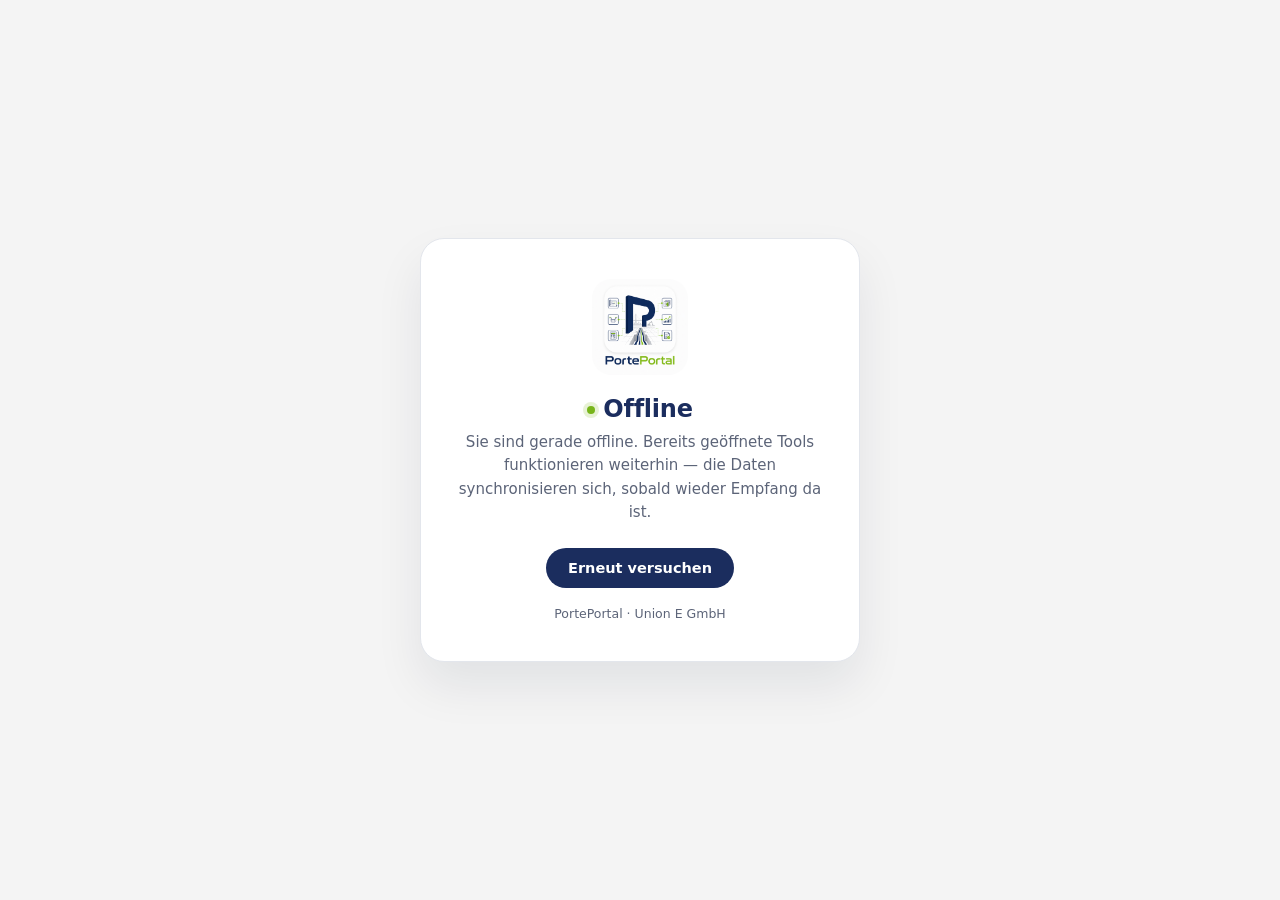
<file: offline.html>
<!doctype html>
<html lang="de">
<head>
<meta charset="utf-8" />
<meta name="viewport" content="width=device-width, initial-scale=1, viewport-fit=cover" />
<meta name="theme-color" content="#1B2D5E" />
<title>Offline — PortePortal</title>
<link rel="icon" type="image/png" href="assets/logo-porteportal.png" />
<style>
  :root{
    --navy:#1B2D5E; --lime:#78B51A; --bg:#F4F4F4; --line:#E3E6EC; --muted:#5C6478;
  }
  *,*::before,*::after{box-sizing:border-box}
  html,body{margin:0;padding:0;height:100%}
  body{
    font-family:-apple-system, system-ui, Segoe UI, Roboto, sans-serif;
    background:var(--bg); color:#1A1A1A;
    display:flex;align-items:center;justify-content:center;
    padding:24px;
  }
  .card{
    background:#fff;border:1px solid var(--line);border-radius:24px;
    padding:40px 32px;text-align:center;max-width:440px;width:100%;
    box-shadow: 0 24px 48px rgba(14,24,50,.08);
  }
  img{width:96px;height:96px;border-radius:20px;margin:0 auto 20px;display:block}
  h1{margin:0 0 8px;font-size:24px;font-weight:700;color:var(--navy);letter-spacing:-.01em}
  p{margin:0 0 24px;color:var(--muted);font-size:15px;line-height:1.55}
  .btn{
    display:inline-flex;align-items:center;gap:8px;
    padding:12px 22px;border-radius:999px;
    background:var(--navy);color:#fff !important;text-decoration:none;
    font-weight:600;font-size:14.5px;
  }
  .btn:hover{background:#162548}
  .dot{display:inline-block;width:8px;height:8px;border-radius:50%;background:var(--lime);
       box-shadow:0 0 0 4px rgba(120,181,26,.18);margin-right:8px;vertical-align:middle}
  .small{font-size:12.5px;color:var(--muted);margin-top:18px}
</style>
</head>
<body>
  <div class="card">
    <img src="assets/logo-porteportal.png" alt="PortePortal" />
    <h1><span class="dot"></span>Offline</h1>
    <p>
      Sie sind gerade offline. Bereits geöffnete Tools funktionieren weiterhin —
      die Daten synchronisieren sich, sobald wieder Empfang da ist.
    </p>
    <a href="./" class="btn">Erneut versuchen</a>
    <div class="small">PortePortal · Union E GmbH</div>
  </div>
</body>
</html>
</file>
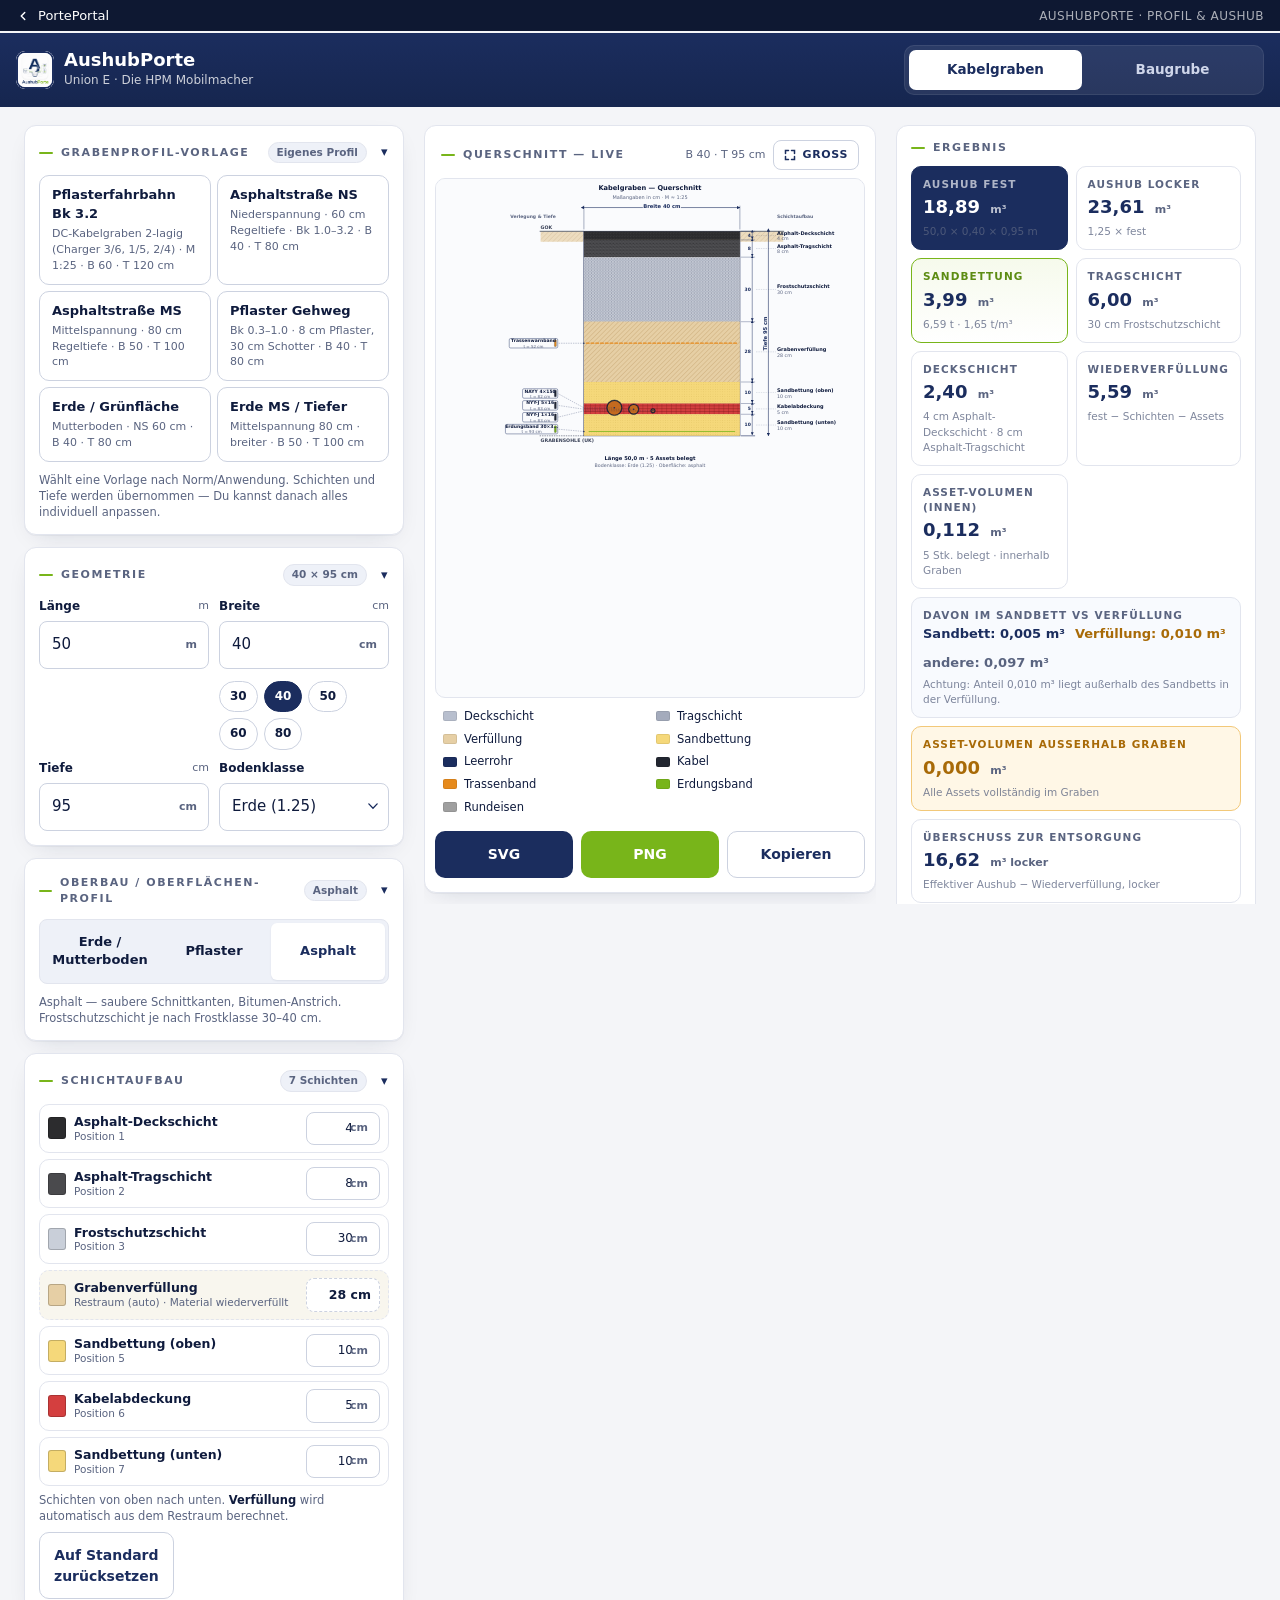
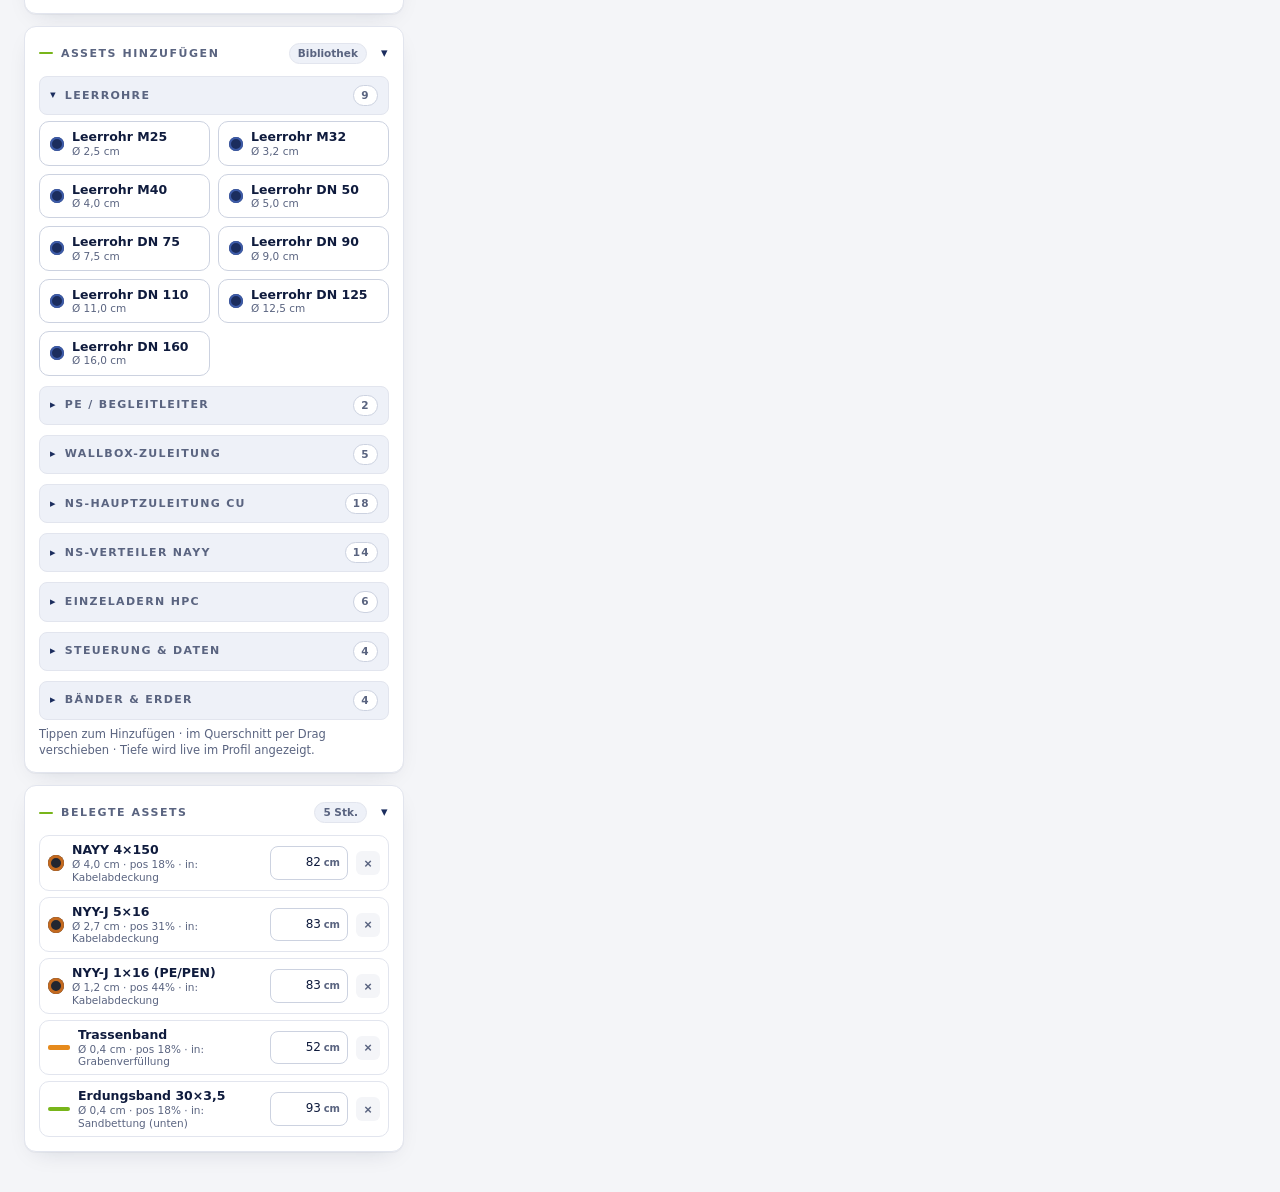
<file: tools/aushubporte/adv1_1index.html>
<!doctype html>
<html lang="de">
<head>
<meta charset="utf-8" />
<meta name="viewport" content="width=device-width, initial-scale=1, viewport-fit=cover" />
<meta name="theme-color" content="#1B2D5E" />
<title>AushubPorte — Tiefbau-Schnellrechner</title>
<link rel="manifest" href='data:application/manifest+json;charset=utf-8,{"name":"AushubPorte","short_name":"AushubPorte","start_url":".","display":"standalone","background_color":"%23F4F5F8","theme_color":"%231B2D5E"}' />
<style>
  :root{--navy:#1B2D5E;--navy-2:#243A78;--navy-ink:#0F1B3D;--green:#78B51A;--green-2:#5C8C12;--sand:#F5D87A;--soil:#C9A36A;--warn:#E68A1C;--bg:#F4F5F8;--card:#FFFFFF;--line:#E2E5EE;--line-2:#CCD2E0;--ink:#0F1B3D;--muted:#5A6480;--shadow:0 1px 0 rgba(15,27,61,.04),0 8px 24px -12px rgba(15,27,61,.18);--r:12px;--r-sm:8px;--header-h:64px;--porte-h:33px;--bottom-h:0px}
  *{box-sizing:border-box}
  html,body{margin:0;padding:0;background:var(--bg);color:var(--ink);font:15px/1.45 system-ui,-apple-system,Segoe UI,Roboto,sans-serif;-webkit-font-smoothing:antialiased}
  body{min-height:100dvh;padding-bottom:env(safe-area-inset-bottom)}
  header.app{background:linear-gradient(180deg,var(--navy) 0%,#16264F 100%);color:#fff;padding:12px 16px;padding-top:calc(env(safe-area-inset-top) + 12px);position:sticky;top:33px;z-index:20}
  .brand{display:flex;align-items:center;gap:10px}
  .logo{width:38px;height:38px;border-radius:9px;background:#fff;flex:0 0 auto;box-shadow:inset 0 0 0 2px var(--navy)}
  h1{font-size:18px;line-height:1.1;margin:0;font-weight:700}
  .sub{font-size:12px;opacity:.78;margin-top:2px}
  .tabs{margin:10px 0 0;background:rgba(255,255,255,.08);border-radius:10px;padding:4px;display:grid;grid-template-columns:1fr 1fr;gap:4px;border:1px solid rgba(255,255,255,.08)}
  .tab{appearance:none;border:0;background:transparent;color:#cfd6ea;font:inherit;font-weight:600;font-size:13.5px;padding:9px 8px;border-radius:7px;cursor:pointer;min-height:40px}
  .tab[aria-selected="true"]{background:#fff;color:var(--navy)}
  /* Header inner layout — wraps nicely on tablet/desktop */
  .app-inner{display:flex;align-items:center;gap:16px;flex-wrap:wrap;max-width:1600px;margin:0 auto}
  .app-inner .brand{flex:1 1 200px;min-width:160px}
  .app-inner .tabs{margin:0;flex:1 1 240px;max-width:360px}
  main{padding:14px 14px 120px;max-width:560px;margin:0 auto}
  /* === RESPONSIVE LAYOUT === */
  /* Tablet portrait + landscape: profile gross oben, eingaben/resultate 2-spalt darunter */
  @media (min-width:768px){
    main{max-width:1100px;padding:18px 20px 80px}
    .layout-grid{display:grid;gap:16px;grid-template-columns:1fr 1fr;grid-template-areas:"profile profile" "inputs results"}
    .col-profile{grid-area:profile}
    .col-inputs{grid-area:inputs;min-width:0}
    .col-results{grid-area:results;min-width:0}
    .row.three{grid-template-columns:1fr 1fr 1fr}
  }
  /* Desktop (≥1280): 3-Spalten Eingaben | Profil sticky | Ergebnisse */
  @media (min-width:1280px){
    main{max-width:1600px;padding:20px 24px 40px}
    .layout-grid{grid-template-columns:minmax(320px,380px) minmax(0,1fr) minmax(300px,360px);grid-template-areas:"inputs profile results";gap:20px}
    .col-profile{position:sticky;top:calc(var(--porte-h) + var(--header-h) + 12px);align-self:start;max-height:calc(100dvh - var(--porte-h) - var(--header-h) - 24px);overflow:auto}
    .col-inputs,.col-results{display:flex;flex-direction:column;gap:12px}
    .col-inputs .card,.col-results .card{margin-bottom:0}
    /* Beide Tabs nebeneinander auf Desktop sichtbar als Pills im Header */
    .tabs{max-width:280px}
  }
  @media (min-width:1600px){
    main{max-width:1760px}
    .layout-grid{grid-template-columns:minmax(340px,400px) minmax(0,1fr) minmax(320px,380px)}
  }
  .card{background:var(--card);border:1px solid var(--line);border-radius:var(--r);box-shadow:var(--shadow);padding:14px;margin-bottom:12px}
  .card h2{margin:0 0 10px;font-size:11px;font-weight:700;letter-spacing:.14em;text-transform:uppercase;color:var(--muted);display:flex;align-items:center;gap:8px}
  .card h2::before{content:"";width:14px;height:2px;background:var(--green);border-radius:2px}
  /* Collapsible cards */
  .card.collapsible > h2{cursor:pointer;user-select:none;margin-bottom:0;padding:2px 0}
  .card.collapsible.open > h2{margin-bottom:10px}
  .card.collapsible > h2 .chev{margin-left:auto;font-size:13px;color:var(--navy);transition:transform .18s;transform:rotate(-90deg)}
  .card.collapsible.open > h2 .chev{transform:rotate(0deg)}
  .card.collapsible > h2 .badge{margin-left:auto;font-size:10.5px;font-weight:700;color:var(--muted);background:#EEF1F8;border:1px solid var(--line);padding:2px 8px;border-radius:999px;letter-spacing:0;text-transform:none}
  .card.collapsible > h2 .badge + .chev{margin-left:6px}
  .card.collapsible > .card-body{display:none}
  .card.collapsible.open > .card-body{display:block}
  .card.collapsible:not(.open){padding:10px 14px}
  /* Fullscreen-Modal-Editor */
  .fs-overlay{position:fixed;inset:0;background:rgba(15,27,61,.55);backdrop-filter:blur(3px);z-index:80;display:none;align-items:stretch;justify-content:center;padding:24px}
  .fs-overlay.on{display:flex}
  .fs-card{background:var(--bg);width:100%;max-width:1400px;max-height:100%;border-radius:14px;display:flex;flex-direction:column;overflow:hidden;box-shadow:0 24px 80px rgba(0,0,0,.4)}
  .fs-head{display:flex;align-items:center;gap:12px;padding:12px 16px;background:var(--navy);color:#fff;flex:0 0 auto}
  .fs-head .fs-title{font-size:14px;font-weight:700;flex:1;letter-spacing:.06em}
  .fs-head .fs-close{appearance:none;border:0;background:rgba(255,255,255,.12);color:#fff;font:inherit;font-size:14px;font-weight:700;width:36px;height:36px;border-radius:8px;cursor:pointer}
  .fs-head .fs-close:hover{background:rgba(255,255,255,.22)}
  .fs-body{flex:1;min-height:0;padding:16px;overflow:auto}
  .fs-body .svg-frame{min-height:60vh}
  .expand-btn{appearance:none;border:1px solid var(--line-2);background:#fff;color:var(--navy);font:inherit;font-size:11px;font-weight:700;letter-spacing:.06em;padding:6px 10px;border-radius:8px;cursor:pointer;display:inline-flex;align-items:center;gap:6px;text-transform:uppercase}
  .expand-btn:hover{background:#F0F4FC;border-color:var(--navy)}
  .expand-btn svg{width:12px;height:12px}
  .svg-card .head .right{display:flex;gap:8px;align-items:center}
  .row{display:grid;grid-template-columns:1fr 1fr;gap:10px}
  .row.three{grid-template-columns:1fr 1fr 1fr}
  .row + .row{margin-top:10px}
  /* Eingabe-Karten auf Tablet: 2-Spalt-Innenraster */
  @media (min-width:768px) and (max-width:1279px){
    .col-inputs .card{padding:14px}
  }
  .field{display:flex;flex-direction:column;gap:6px;min-width:0}
  .field label{font-size:12px;font-weight:600;display:flex;justify-content:space-between;gap:8px}
  .field label .unit{font-size:11px;color:var(--muted);font-weight:500}
  .input-wrap{position:relative;display:flex}
  input[type=number],input[type=text],select{width:100%;appearance:none;-webkit-appearance:none;border:1px solid var(--line-2);background:#fff;color:var(--ink);padding:11px 38px 11px 12px;border-radius:var(--r-sm);font:inherit;font-variant-numeric:tabular-nums;min-width:0}
  input:focus,select:focus{outline:0;border-color:var(--navy);box-shadow:0 0 0 3px rgba(27,45,94,.12)}
  input::-webkit-outer-spin-button,input::-webkit-inner-spin-button{-webkit-appearance:none;margin:0}
  input[type=number]{-moz-appearance:textfield}
  .input-wrap .suffix{position:absolute;right:12px;top:50%;transform:translateY(-50%);font-size:11px;color:var(--muted);font-weight:600;pointer-events:none}
  select{padding-right:32px;background-image:url("data:image/svg+xml;utf8,<svg xmlns='http://www.w3.org/2000/svg' viewBox='0 0 12 8'><path d='M1 1l5 5 5-5' fill='none' stroke='%231B2D5E' stroke-width='1.6' stroke-linecap='round'/></svg>");background-repeat:no-repeat;background-position:right 10px center;background-size:10px}
  .seg{display:grid;grid-auto-flow:column;grid-auto-columns:1fr;background:#EEF1F8;border-radius:var(--r-sm);padding:3px;border:1px solid var(--line)}
  .seg button{appearance:none;border:0;background:transparent;color:var(--ink);font:inherit;font-weight:600;font-size:13px;padding:9px 8px;border-radius:6px;cursor:pointer}
  .seg button[aria-pressed="true"]{background:#fff;color:var(--navy);box-shadow:0 1px 2px rgba(15,27,61,.08)}
  .presets{display:flex;flex-wrap:wrap;gap:6px;margin-top:6px}
  .preset{appearance:none;border:1px solid var(--line-2);background:#fff;color:var(--ink);font:inherit;font-size:12px;font-weight:600;padding:6px 10px;border-radius:999px;cursor:pointer;font-variant-numeric:tabular-nums}
  .preset.active{background:var(--navy);color:#fff;border-color:var(--navy)}
  .lib{display:grid;grid-template-columns:repeat(auto-fill,minmax(150px,1fr));gap:8px}
  .lib button{appearance:none;border:1px solid var(--line-2);background:#fff;font:inherit;text-align:left;padding:8px 10px;border-radius:10px;cursor:pointer;display:flex;align-items:center;gap:8px;color:var(--ink)}
  .lib button:hover{border-color:var(--navy);background:#F8FAFE}
  .lib button .swatch{flex:0 0 auto;border-radius:50%}
  .lib button .lab{display:flex;flex-direction:column;line-height:1.15;min-width:0}
  .lib button .lab b{font-size:12.5px;font-weight:700}
  .lib button .lab span{font-size:10.5px;color:var(--muted);font-variant-numeric:tabular-nums}
  .lib-group{font-size:11px;font-weight:700;letter-spacing:.12em;text-transform:uppercase;color:var(--muted);margin:10px 0 6px;display:flex;align-items:center;gap:8px;cursor:pointer;user-select:none;padding:8px 10px;background:#EEF1F8;border-radius:8px;border:1px solid var(--line)}
  .lib-group:first-child{margin-top:0}
  .lib-group::before{content:"▸";font-size:11px;color:var(--navy);transition:transform .15s;flex:0 0 auto}
  .lib-group.open::before{transform:rotate(90deg)}
  .lib-group .count{margin-left:auto;font-weight:600;font-size:10.5px;color:var(--muted);background:#fff;padding:2px 7px;border-radius:999px;border:1px solid var(--line-2)}
  .lib-grid{display:none;margin-bottom:6px}
  .lib-grid.open{display:grid}
  .asset-list{display:flex;flex-direction:column;gap:6px;margin-top:4px}
  .asset-row{display:flex;align-items:center;gap:8px;padding:7px 8px;border:1px solid var(--line);border-radius:10px;background:#fff}
  .asset-row .ico{flex:0 0 auto}
  .asset-row .meta{flex:1;min-width:0;display:flex;flex-direction:column;line-height:1.18}
  .asset-row .meta b{font-size:12.5px;font-weight:700;overflow:hidden;text-overflow:ellipsis;white-space:nowrap}
  .asset-row .meta span{font-size:10.5px;color:var(--muted);font-variant-numeric:tabular-nums}
  .asset-row input.depth{width:78px;text-align:right;padding:7px 26px 7px 8px;font-size:12px}
  .asset-row .input-wrap{flex:0 0 auto}
  .asset-row .input-wrap .suffix{right:8px;font-size:10px}
  .asset-row .x{appearance:none;border:0;background:#F4F5F8;color:var(--muted);width:24px;height:24px;border-radius:6px;cursor:pointer;font-size:13px;font-weight:700}
  .asset-row .x:hover{background:#EAD9D9;color:#A33}
  .asset-empty{font-size:12px;color:var(--muted);padding:10px;text-align:center;border:1px dashed var(--line-2);border-radius:10px}
  .layer-list{display:flex;flex-direction:column;gap:6px}
  .layer-row{display:flex;align-items:center;gap:8px;padding:7px 8px;border:1px solid var(--line);border-radius:10px;background:#fff}
  .layer-row .swatch{flex:0 0 auto;width:18px;height:22px;border-radius:3px;border:1px solid rgba(0,0,0,.2)}
  .layer-row .meta{flex:1;min-width:0;display:flex;flex-direction:column;line-height:1.18}
  .layer-row .meta b{font-size:12.5px;font-weight:700}
  .layer-row .meta span{font-size:10.5px;color:var(--muted)}
  .layer-row .input-wrap{flex:0 0 auto}
  .layer-row input.thick{width:74px;text-align:right;padding:7px 26px 7px 8px;font-size:12px}
  .layer-row.auto{background:#F8F6EE;border-style:dashed}
  .layer-row.auto .auto-val{font-size:12.5px;font-weight:700;color:var(--ink);font-variant-numeric:tabular-nums;padding:7px 8px;background:#fff;border:1px dashed var(--line-2);border-radius:8px;min-width:74px;text-align:right}
  .svg-card{padding:10px 10px 14px}
  .svg-card .head{display:flex;align-items:center;justify-content:space-between;padding:4px 6px 8px;gap:8px}
  .svg-card .head .title{font-size:11px;font-weight:700;letter-spacing:.14em;text-transform:uppercase;color:var(--muted);display:flex;align-items:center;gap:8px}
  .svg-card .head .title::before{content:"";width:14px;height:2px;background:var(--green);border-radius:2px}
  .svg-card .head .meta{font-size:11px;color:var(--muted);font-variant-numeric:tabular-nums}
  .svg-frame{background:#FAFBFD;border:1px solid var(--line);border-radius:10px;overflow:hidden;touch-action:none}
  svg.profile{display:block;width:100%;height:auto;background:#FAFBFD;user-select:none;-webkit-user-select:none}
  svg.profile [data-drag]{cursor:grab}
  svg.profile [data-drag].dragging{cursor:grabbing}
  /* v6.4: Place-Mode (Asset platzieren mit Fadenkreuz) */
  svg.profile.place-mode{cursor:crosshair}
  svg.profile.place-mode [data-drag]{cursor:not-allowed}
  .results{display:grid;grid-template-columns:1fr 1fr;gap:8px}
  .res{background:#fff;border:1px solid var(--line);border-radius:10px;padding:10px 11px;display:flex;flex-direction:column;gap:2px}
  .res .k{font-size:10.5px;font-weight:700;letter-spacing:.1em;text-transform:uppercase;color:var(--muted)}
  .res .v{font-size:18px;font-weight:700;font-variant-numeric:tabular-nums;color:var(--navy)}
  .res .v small{font-size:11px;color:var(--muted);font-weight:600;margin-left:4px}
  .res.featured{background:var(--navy);border-color:var(--navy)}
  .res.featured .k{color:rgba(255,255,255,.65)}
  .res.featured .v{color:#fff}
  .res.featured .v small{color:rgba(255,255,255,.7)}
  .res.accent{border-color:var(--green);background:linear-gradient(180deg,#F6FAEC,#fff)}
  .res.accent .k{color:var(--green-2)}
  .res .sub{font-size:10.5px;color:var(--muted);font-variant-numeric:tabular-nums}
  .actions{display:grid;grid-template-columns:1fr 1fr 1fr;gap:8px;margin-top:12px}
  .btn{appearance:none;border:0;font:inherit;font-weight:600;font-size:13.5px;padding:11px 12px;border-radius:10px;cursor:pointer;display:flex;align-items:center;justify-content:center;gap:6px;min-height:44px}
  .btn.primary{background:var(--navy);color:#fff}
  .btn.green{background:var(--green);color:#fff}
  .btn.ghost{background:#fff;color:var(--navy);border:1px solid var(--line-2)}
  .legend{display:grid;grid-template-columns:1fr 1fr;gap:6px 12px;padding:10px 8px 4px;font-size:11.5px}
  .legend span{display:flex;align-items:center;gap:7px}
  .legend i{width:14px;height:10px;border-radius:2px;flex:0 0 auto;border:1px solid rgba(0,0,0,.08)}
  .hint{font-size:11.5px;color:var(--muted);margin-top:6px;line-height:1.4}
  .hint b{color:var(--ink);font-weight:600}
  [data-mode-panel]{display:none}
  [data-mode-panel].on{display:block}
  .toast{position:fixed;left:50%;bottom:24px;transform:translate(-50%,20px);background:var(--navy-ink);color:#fff;padding:10px 14px;border-radius:999px;font-size:13px;font-weight:600;opacity:0;pointer-events:none;transition:.25s;z-index:50}
  .toast.show{opacity:1;transform:translate(-50%,0)}
  @media (max-width:380px){.row{grid-template-columns:1fr}.row.three{grid-template-columns:1fr 1fr}.results{grid-template-columns:1fr}}
  /* Sticky Bottom-Bar mit Live-Ergebnis (Mobile/Tablet) */
  .stickybar{position:fixed;left:0;right:0;bottom:0;background:linear-gradient(180deg,#fff 0%,#F8FAFE 100%);border-top:1px solid var(--line);box-shadow:0 -8px 24px -12px rgba(15,27,61,.18);padding:10px 14px;padding-bottom:calc(10px + env(safe-area-inset-bottom));z-index:30;display:grid;grid-template-columns:1fr 1fr 1fr;gap:8px;align-items:center}
  .stickybar .sb-item{display:flex;flex-direction:column;line-height:1.1;min-width:0}
  .stickybar .sb-k{font-size:9.5px;font-weight:700;letter-spacing:.1em;text-transform:uppercase;color:var(--muted)}
  .stickybar .sb-v{font-size:15px;font-weight:700;color:var(--navy);font-variant-numeric:tabular-nums;margin-top:2px;white-space:nowrap;overflow:hidden;text-overflow:ellipsis}
  .stickybar .sb-v small{font-size:10px;color:var(--muted);font-weight:600;margin-left:3px}
  @media (min-width:1280px){ .stickybar{display:none} }
  /* Inputs überall mind. 44px hoch (Hit-Targets) */
  @media (min-width:768px){
    input[type=number],input[type=text],select{padding:12px 38px 12px 12px;font-size:15px}
    .btn{font-size:14px;padding:12px 14px}
    .seg button{padding:10px 8px}
  }
  /* Profilbereich: SVG darf auf großen Screens richtig gross werden */
  @media (min-width:1280px){
    .svg-frame{min-height:520px}
    /* Ergebnis-Spalte fixiert sticky */
    .col-results{position:sticky;top:calc(var(--porte-h) + var(--header-h) + 12px);align-self:start;max-height:calc(100dvh - var(--porte-h) - var(--header-h) - 24px);overflow:auto}
  }
  /* Profil-Vorlagen Quick-Select */
  .profile-presets{display:grid;grid-template-columns:1fr;gap:6px;margin-bottom:10px}
  @media (min-width:540px){.profile-presets{grid-template-columns:1fr 1fr}}
  .profile-preset{appearance:none;border:1px solid var(--line-2);background:#fff;text-align:left;padding:10px 12px;border-radius:10px;cursor:pointer;display:flex;flex-direction:column;gap:2px;font:inherit;color:var(--ink);min-height:52px;transition:.12s}
  .profile-preset:hover{border-color:var(--navy);background:#F8FAFE}
  .profile-preset.active{border-color:var(--navy);background:#F0F4FC;box-shadow:0 0 0 2px rgba(27,45,94,.12)}
  .profile-preset b{font-size:13px;font-weight:700}
  .profile-preset span{font-size:11px;color:var(--muted);font-variant-numeric:tabular-nums}
  .porte-bar{background:#0E1832;color:#fff;padding:8px 16px;font:500 13px system-ui,-apple-system,Segoe UI,Roboto,sans-serif;display:flex;align-items:center;justify-content:space-between;position:sticky;top:0;z-index:30}
  .porte-bar a{color:#fff;text-decoration:none;display:inline-flex;align-items:center;gap:8px;transition:color .15s}
  .porte-bar a:hover{color:#78B51A}
  .porte-bar a svg{width:14px;height:14px}
  .porte-bar .right{opacity:.65;font-size:12px;letter-spacing:.04em;text-transform:uppercase}
  @media (max-width: 540px){.porte-bar .right{display:none}}
  header.app{top:33px}
</style>
<link rel="manifest" href="../../manifest.webmanifest" />
</head>
<body>

<div class="porte-bar">
  <a href="../../index.html" aria-label="Zurück zum PortePortal">
    <svg viewBox="0 0 24 24" fill="none" stroke="currentColor" stroke-width="2.5" stroke-linecap="round" stroke-linejoin="round"><path d="M15 18l-6-6 6-6"/></svg>
    PortePortal
  </a>
  <span class="right">AushubPorte · Profil &amp; Aushub</span>
</div>

<div id="handoffBanner" style="display:none;background:linear-gradient(90deg,#fff7ed 0%,#ffe7c2 100%);border-bottom:2px solid #F57C00;padding:10px 14px;font-size:13px;color:#1B2D5E">
  <div style="display:flex;align-items:center;gap:10px;flex-wrap:wrap;max-width:1200px;margin:0 auto">
    <div style="font-size:18px">📥</div>
    <div id="handoffText" style="flex:1;min-width:200px"></div>
    <button id="handoffApply" style="background:#F57C00;color:#fff;border:none;border-radius:6px;padding:7px 14px;font-weight:bold;font-size:12px;cursor:pointer;font-family:inherit">Übernehmen</button>
    <button id="handoffDismiss" style="background:#fff;color:#1B2D5E;border:1px solid #ccc;border-radius:6px;padding:7px 14px;font-weight:bold;font-size:12px;cursor:pointer;font-family:inherit">Verwerfen</button>
  </div>
</div>

<header class="app">
  <div class="app-inner">
    <div class="brand">
      <img class="logo" src="../../assets/logo-aushubporte.png" alt="AushubPorte" style="background:#fff;object-fit:contain;padding:2px;" onerror="this.onerror=null;this.replaceWith(Object.assign(document.createElement('div'),{className:'logo',innerHTML:'<svg viewBox=&quot;0 0 38 38&quot; xmlns=&quot;http://www.w3.org/2000/svg&quot; style=&quot;width:100%;height:100%&quot;><rect width=&quot;38&quot; height=&quot;38&quot; rx=&quot;9&quot; fill=&quot;%23fff&quot;/><path d=&quot;M8 22 L19 12 L30 22&quot; stroke=&quot;%231B2D5E&quot; stroke-width=&quot;2.4&quot; fill=&quot;none&quot; stroke-linejoin=&quot;round&quot;/><rect x=&quot;8&quot; y=&quot;22&quot; width=&quot;22&quot; height=&quot;6&quot; fill=&quot;%2378B51A&quot;/></svg>'}))" />
      <div><h1>AushubPorte</h1><div class="sub">Union E · Die HPM Mobilmacher</div></div>
    </div>
    <div class="tabs" role="tablist">
      <button class="tab" role="tab" aria-selected="true" data-mode="trench">Kabelgraben</button>
      <button class="tab" role="tab" aria-selected="false" data-mode="pit">Baugrube</button>
    </div>
  </div>
</header>

<main>

<section data-mode-panel="trench" class="on">
<div class="layout-grid">
<div class="col-inputs">

  <div class="card collapsible open" data-card="presets">
    <h2>Grabenprofil-Vorlage<span class="badge" id="badge_preset">—</span><span class="chev">▾</span></h2>
    <div class="card-body">
      <div class="profile-presets" id="profileTemplates"></div>
      <div class="hint">Wählt eine Vorlage nach Norm/Anwendung. Schichten und Tiefe werden übernommen — Du kannst danach alles individuell anpassen.</div>
    </div>
  </div>

  <div class="card collapsible open" data-card="geom">
    <h2>Geometrie<span class="badge" id="badge_geom">— cm</span><span class="chev">▾</span></h2>
    <div class="card-body">
    <div class="row">
      <div class="field"><label>Länge <span class="unit">m</span></label>
        <div class="input-wrap"><input id="t_len" type="number" inputmode="decimal" step="0.1" min="0" value="50"/><span class="suffix">m</span></div></div>
      <div class="field"><label>Breite <span class="unit">cm</span></label>
        <div class="input-wrap"><input id="t_width" type="number" inputmode="decimal" step="1" min="0" value="40"/><span class="suffix">cm</span></div>
        <div class="presets" data-presets="t_width">
          <button class="preset" type="button" data-v="30">30</button>
          <button class="preset active" type="button" data-v="40">40</button>
          <button class="preset" type="button" data-v="50">50</button>
          <button class="preset" type="button" data-v="60">60</button>
          <button class="preset" type="button" data-v="80">80</button>
        </div>
      </div>
    </div>
    <div class="row">
      <div class="field"><label>Tiefe <span class="unit">cm</span></label>
        <div class="input-wrap"><input id="t_depth" type="number" inputmode="decimal" step="1" min="0" value="95"/><span class="suffix">cm</span></div></div>
      <div class="field"><label>Bodenklasse</label>
        <select id="t_soil">
          <option value="1.20">Sand (1.20)</option>
          <option value="1.25" selected>Erde (1.25)</option>
          <option value="1.30">Lehm (1.30)</option>
          <option value="1.45">Fels (1.45)</option>
        </select>
      </div>
    </div>
    </div>
  </div>

  <div class="card collapsible open" data-card="surface">
    <h2>Oberbau / Oberflächen-Profil<span class="badge" id="badge_surf">Asphalt</span><span class="chev">▾</span></h2>
    <div class="card-body">
    <div class="seg" data-seg="t_surface" style="margin-bottom:10px">
      <button type="button" data-v="erde">Erde / Mutterboden</button>
      <button type="button" data-v="pflaster">Pflaster</button>
      <button type="button" data-v="asphalt" aria-pressed="true">Asphalt</button>
    </div>
    <div class="hint" id="t_regelhint">Regeltiefe Niederspannung: 60 cm · Mittelspannung: 80 cm unter OK Gelände.</div>
    </div>
  </div>

  <div class="card collapsible open" data-card="layers">
    <h2>Schichtaufbau<span class="badge" id="badge_layers">— Schichten</span><span class="chev">▾</span></h2>
    <div class="card-body">
    <div id="layerList" class="layer-list"></div>
    <div class="hint" id="t_layersHint">Schichten von oben nach unten. <b>Verfüllung</b> wird automatisch aus dem Restraum berechnet.</div>
    <div class="actions" style="margin-top:8px">
      <button class="btn ghost" type="button" id="btnLayerReset">Auf Standard zurücksetzen</button>
    </div>
    </div>
  </div>

  <div class="card collapsible open" data-card="lib">
    <h2>Assets hinzufügen<span class="badge" id="badge_lib">Bibliothek</span><span class="chev">▾</span></h2>
    <div class="card-body">
    <div id="lib"></div>
    <div class="hint">Tippen zum Hinzufügen · im Querschnitt per Drag verschieben · Tiefe wird live im Profil angezeigt.</div>
    </div>
  </div>

  <div class="card collapsible open" data-card="assets">
    <h2>Belegte Assets<span class="badge" id="badge_assets">0 Stk.</span><span class="chev">▾</span></h2>
    <div class="card-body">
    <div class="asset-list" id="assetList"></div>
    </div>
  </div>

</div><!-- /col-inputs -->

<div class="col-profile">
  <div class="card svg-card">
    <div class="head">
      <div class="title">Querschnitt — live</div>
      <div class="right">
        <div class="meta" id="t_metaScale">B 40 · T 95 cm</div>
        <button class="expand-btn" type="button" id="btnExpandProfile" title="Vergrößern"><svg viewBox="0 0 16 16" fill="none" stroke="currentColor" stroke-width="2" stroke-linecap="round"><path d="M2 6V2h4M14 6V2h-4M2 10v4h4M14 10v4h-4"/></svg>Groß</button>
      </div>
    </div>
    <div class="svg-frame">
      <svg id="profile" class="profile" viewBox="0 0 480 480" preserveAspectRatio="xMidYMid meet" xmlns="http://www.w3.org/2000/svg"></svg>
    </div>
    <div class="legend">
      <span><i style="background:#B8BFCE"></i> Deckschicht</span>
      <span><i style="background:#A4ABBC"></i> Tragschicht</span>
      <span><i style="background:#E6CFA5"></i> Verfüllung</span>
      <span><i style="background:#F5D87A"></i> Sandbettung</span>
      <span><i style="background:#1B2D5E"></i> Leerrohr</span>
      <span><i style="background:#222630"></i> Kabel</span>
      <span><i style="background:#E68A1C"></i> Trassenband</span>
      <span><i style="background:#78B51A"></i> Erdungsband</span>
      <span><i style="background:#9F9F9F"></i> Rundeisen</span>
    </div>
    <div class="actions">
      <button class="btn primary" id="btnSvg">SVG</button>
      <button class="btn green" id="btnPng">PNG</button>
      <button class="btn ghost" id="btnCopy">Kopieren</button>
    </div>
  </div>
</div><!-- /col-profile -->

<div class="col-results">
  <div class="card">
    <h2>Ergebnis</h2>
    <div class="results">
      <div class="res featured"><span class="k">Aushub fest</span><span class="v"><span id="r_volSolid">—</span> <small>m³</small></span><span class="sub" id="r_volSolidSub">L × B × T</span></div>
      <div class="res"><span class="k">Aushub locker</span><span class="v"><span id="r_volLoose">—</span> <small>m³</small></span><span class="sub" id="r_volLooseSub">× Bodenklasse</span></div>
      <div class="res accent"><span class="k">Sandbettung</span><span class="v"><span id="r_sand">—</span> <small>m³</small></span><span class="sub"><span id="r_sandT">—</span> t · 1,65 t/m³</span></div>
      <div class="res"><span class="k">Tragschicht</span><span class="v"><span id="r_base">—</span> <small>m³</small></span><span class="sub" id="r_baseSub">—</span></div>
      <div class="res"><span class="k">Deckschicht</span><span class="v"><span id="r_deck">—</span> <small>m³</small></span><span class="sub" id="r_deckSub">—</span></div>
      <div class="res"><span class="k">Wiederverfüllung</span><span class="v"><span id="r_refill">—</span> <small>m³</small></span><span class="sub" id="r_refillSub">fest − Schichten − Assets</span></div>
      <div class="res"><span class="k">Asset-Volumen (innen)</span><span class="v"><span id="r_assets">—</span> <small>m³</small></span><span class="sub" id="r_assetsSub">— Stk.</span></div>
      <div class="res" style="grid-column:1/-1;background:#F8FAFE"><span class="k">Davon im Sandbett vs Verfüllung</span><span class="v" style="font-size:13px"><span id="r_assetsBySand">—</span></span><span class="sub" id="r_assetsBySandSub">Wenn ein Rohr/Kabel über die Sandbett-Grenze in die Verfüllung ragt, wird der Anteil hier gezeigt.</span></div>
      <div class="res" style="grid-column:1/-1;background:#FFF7E6;border-color:#F2C879"><span class="k" style="color:#A86A07">Asset-Volumen außerhalb Graben</span><span class="v" style="color:#A86A07"><span id="r_assetsOut">—</span> <small>m³</small></span><span class="sub" id="r_assetsOutSub">Anteil eines Rohrs, der über die Graben­geometrie hinausragt</span></div>
      <div class="res" style="grid-column:1/-1"><span class="k">Überschuss zur Entsorgung</span><span class="v"><span id="r_excess">—</span> <small>m³ locker</small></span><span class="sub" id="r_excessSub">—</span></div>
    </div>
  </div>
</div><!-- /col-results -->

</div><!-- /layout-grid -->
</section>

<section data-mode-panel="pit">
<div class="layout-grid">
<div class="col-inputs">
  <div class="card">
    <h2>Form</h2>
    <div class="seg" data-seg="p_shape" style="margin-bottom:12px">
      <button type="button" data-v="cuboid" aria-pressed="true">Quader</button>
      <button type="button" data-v="cylinder" aria-pressed="false">Zylinder</button>
    </div>
    <div data-shape="cuboid">
      <div class="row three">
        <div class="field"><label>Länge <span class="unit">m</span></label><div class="input-wrap"><input id="p_len" type="number" inputmode="decimal" step="0.1" min="0" value="2.5"/><span class="suffix">m</span></div></div>
        <div class="field"><label>Breite <span class="unit">m</span></label><div class="input-wrap"><input id="p_wid" type="number" inputmode="decimal" step="0.1" min="0" value="2.5"/><span class="suffix">m</span></div></div>
        <div class="field"><label>Tiefe <span class="unit">m</span></label><div class="input-wrap"><input id="p_dep" type="number" inputmode="decimal" step="0.1" min="0" value="1.5"/><span class="suffix">m</span></div></div>
      </div>
    </div>
    <div data-shape="cylinder" style="display:none">
      <div class="row">
        <div class="field"><label>Durchmesser <span class="unit">m</span></label><div class="input-wrap"><input id="p_dia" type="number" inputmode="decimal" step="0.1" min="0" value="2.0"/><span class="suffix">m</span></div></div>
        <div class="field"><label>Tiefe <span class="unit">m</span></label><div class="input-wrap"><input id="p_cdep" type="number" inputmode="decimal" step="0.1" min="0" value="1.5"/><span class="suffix">m</span></div></div>
      </div>
    </div>
  </div>
  <div class="card">
    <h2>Boden</h2>
    <div class="field"><label>Bodenklasse</label>
      <select id="p_soil">
        <option value="1.20">Sand (1.20)</option>
        <option value="1.25" selected>Erde (1.25)</option>
        <option value="1.30">Lehm (1.30)</option>
        <option value="1.45">Fels (1.45)</option>
      </select>
    </div>
  </div>
</div><!-- /col-inputs -->
<div class="col-profile">
  <div class="card svg-card">
    <div class="head"><div class="title">Schema — Schnitt</div><div class="meta" id="p_metaScale">live</div></div>
    <div class="svg-frame"><svg id="pitProfile" class="profile" viewBox="0 0 480 320" preserveAspectRatio="xMidYMid meet" xmlns="http://www.w3.org/2000/svg"></svg></div>
    <div class="actions">
      <button class="btn primary" id="btnSvgP">SVG</button>
      <button class="btn green" id="btnPngP">PNG</button>
      <button class="btn ghost" id="btnCopyP">Kopieren</button>
    </div>
  </div>
</div>
<div class="col-results">
  <div class="card">
    <h2>Ergebnis</h2>
    <div class="results">
      <div class="res featured"><span class="k">Aushub fest</span><span class="v"><span id="pr_solid">—</span> <small>m³</small></span><span class="sub" id="pr_solidSub"></span></div>
      <div class="res"><span class="k">Aushub locker</span><span class="v"><span id="pr_loose">—</span> <small>m³</small></span><span class="sub">× Bodenklasse</span></div>
      <div class="res accent" style="grid-column:1/-1"><span class="k">Grundfläche</span><span class="v"><span id="pr_area">—</span> <small>m²</small></span><span class="sub" id="pr_areaSub"></span></div>
    </div>
  </div>
</div>
</div><!-- /layout-grid -->
</section>

</main>
<div class="stickybar" id="stickybar" aria-hidden="false">
  <div class="sb-item"><span class="sb-k">Aushub fest</span><span class="sb-v"><span id="sb_solid">—</span> <small>m³</small></span></div>
  <div class="sb-item"><span class="sb-k">Locker</span><span class="sb-v"><span id="sb_loose">—</span> <small>m³</small></span></div>
  <div class="sb-item"><span class="sb-k">Überschuss</span><span class="sb-v"><span id="sb_excess">—</span> <small>m³</small></span></div>
</div>
<div class="toast" id="toast"></div>

<!-- Fullscreen-Editor Overlay -->
<div class="fs-overlay" id="fsOverlay" role="dialog" aria-modal="true">
  <div class="fs-card">
    <div class="fs-head">
      <div class="fs-title" id="fsTitle">Vergrößert</div>
      <button class="fs-close" id="fsClose" type="button" aria-label="Schließen">✕</button>
    </div>
    <div class="fs-body" id="fsBody"></div>
  </div>
</div>

<script>
const $ = id => document.getElementById(id);
const $$ = (s,r=document) => Array.from(r.querySelectorAll(s));
const SVG_NS = "http://www.w3.org/2000/svg";
const fmt = (n,d=2)=> isFinite(n)? n.toLocaleString("de-DE",{minimumFractionDigits:d,maximumFractionDigits:d}) : "—";
const num = el => { const v=parseFloat(String(el.value).replace(",",".")); return isFinite(v)?v:0; };
function toast(m){const t=$("toast");t.textContent=m;t.classList.add("show");clearTimeout(t._t);t._t=setTimeout(()=>t.classList.remove("show"),1700);}
function el(name,attrs={},text){const n=document.createElementNS(SVG_NS,name);for(const[k,v]of Object.entries(attrs))n.setAttribute(k,v);if(text!=null)n.textContent=text;return n;}
const uid = () => "a"+Math.random().toString(36).slice(2,9);

/* === v6.3: PortePortal Handoff (TiefbauPorte → AushubPorte) === */
(function initHandoff(){
  let payload = null;
  try {
    const raw = localStorage.getItem('porteportal.handoff');
    if (!raw) return;
    payload = JSON.parse(raw);
  } catch(e) { return; }
  if (!payload || payload.to !== 'aushubporte') return;
  // Nicht älter als 5 Min
  const age = Date.now() - new Date(payload.createdAt || 0).getTime();
  if (age > 5*60*1000) {
    localStorage.removeItem('porteportal.handoff');
    return;
  }
  const seg = payload.segment || {};
  const trace = payload.trace || {};
  const banner = document.getElementById('handoffBanner');
  const text = document.getElementById('handoffText');
  if (!banner || !text) return;
  const ofMap = { OF0:'Erde/Rasen', OF1:'Pflaster', OF2:'Beton', OF3:'Asphalt' };
  const ofTxt = ofMap[seg.of] || seg.of || '?';
  const handTxt = seg.hand ? ' · Handschachtung' : '';
  const traceLine = (trace.we || trace.loc) ? ` · ${trace.we ? 'WE '+trace.we : ''}${trace.we && trace.loc ? ' · ' : ''}${trace.loc || ''}` : '';
  text.innerHTML = `<b>Aus TiefbauPorte:</b> Segment #${(seg.idx||0)+1} · ${(seg.len||0).toFixed(1)} m · ${ofTxt}${handTxt} · <b>${seg.stueck || 0} Kabel-Stück (${seg.typen || 0} Typ${seg.typen===1?'':'en'})</b>${traceLine}`;
  banner.style.display = 'block';

  document.getElementById('handoffApply').onclick = () => {
    // Länge übernehmen
    const inp = document.getElementById('t_len');
    if (inp && seg.len) {
      inp.value = (Math.round(seg.len * 10) / 10).toString();
      inp.dispatchEvent(new Event('input', { bubbles: true }));
    }
    // Auf Tab "Kabelgraben" wechseln, falls nötig
    const trenchTab = document.querySelector('[data-mode="trench"]');
    if (trenchTab) trenchTab.click();
    // Hinweis-Toast
    toast(`Länge ${(seg.len||0).toFixed(1)} m übernommen · ${seg.stueck||0} Kabel im Segment`);
    // Handoff verbraucht
    localStorage.removeItem('porteportal.handoff');
    banner.style.display = 'none';
  };
  document.getElementById('handoffDismiss').onclick = () => {
    localStorage.removeItem('porteportal.handoff');
    banner.style.display = 'none';
  };
})();

/* CATALOG */
const CATALOG = {
  "M25":{kind:"pipe",label:"Leerrohr M25",diaCm:2.5,group:"Leerrohre"},
  "M32":{kind:"pipe",label:"Leerrohr M32",diaCm:3.2,group:"Leerrohre"},
  "M40":{kind:"pipe",label:"Leerrohr M40",diaCm:4.0,group:"Leerrohre"},
  "DN50":{kind:"pipe",label:"Leerrohr DN 50",diaCm:5,group:"Leerrohre"},
  "DN75":{kind:"pipe",label:"Leerrohr DN 75",diaCm:7.5,group:"Leerrohre"},
  "DN90":{kind:"pipe",label:"Leerrohr DN 90",diaCm:9,group:"Leerrohre"},
  "DN110":{kind:"pipe",label:"Leerrohr DN 110",diaCm:11,group:"Leerrohre"},
  "DN125":{kind:"pipe",label:"Leerrohr DN 125",diaCm:12.5,group:"Leerrohre"},
  "DN160":{kind:"pipe",label:"Leerrohr DN 160",diaCm:16,group:"Leerrohre"},
  // PE / Begleit
  "NYY-J 1x16":{kind:"cable",label:"NYY-J 1×16 (PE/PEN)",diaCm:1.2,group:"PE / Begleitleiter"},
  "NYY-J 1x25":{kind:"cable",label:"NYY-J 1×25",diaCm:1.4,group:"PE / Begleitleiter"},
  // Wallbox-Stichleitungen
  "NYY-J 5x2.5":{kind:"cable",label:"NYY-J 5×2,5 (Wallbox 11kW)",diaCm:1.7,group:"Wallbox-Zuleitung"},
  "NYY-J 5x4":{kind:"cable",label:"NYY-J 5×4 (Wallbox 11kW)",diaCm:1.9,group:"Wallbox-Zuleitung"},
  "NYY-J 5x6":{kind:"cable",label:"NYY-J 5×6 (Wallbox 22kW)",diaCm:2.1,group:"Wallbox-Zuleitung"},
  "NYY-J 5x10":{kind:"cable",label:"NYY-J 5×10 (Wallbox 22kW)",diaCm:2.4,group:"Wallbox-Zuleitung"},
  "NYY-J 5x16":{kind:"cable",label:"NYY-J 5×16",diaCm:2.7,group:"Wallbox-Zuleitung"},
  // Mehradrige NS-Hauptverteilung (Cu) — 4- und 5-adrig
  "NYY-J 4x25":{kind:"cable",label:"NYY-J 4×25",diaCm:2.7,group:"NS-Hauptzuleitung Cu"},
  "NYY-J 4x35":{kind:"cable",label:"NYY-J 4×35",diaCm:3.0,group:"NS-Hauptzuleitung Cu"},
  "NYY-J 4x50":{kind:"cable",label:"NYY-J 4×50",diaCm:3.4,group:"NS-Hauptzuleitung Cu"},
  "NYY-J 4x70":{kind:"cable",label:"NYY-J 4×70",diaCm:3.8,group:"NS-Hauptzuleitung Cu"},
  "NYY-J 4x95":{kind:"cable",label:"NYY-J 4×95",diaCm:4.2,group:"NS-Hauptzuleitung Cu"},
  "NYY-J 4x120":{kind:"cable",label:"NYY-J 4×120",diaCm:4.5,group:"NS-Hauptzuleitung Cu"},
  "NYY-J 4x150":{kind:"cable",label:"NYY-J 4×150",diaCm:4.8,group:"NS-Hauptzuleitung Cu"},
  "NYY-J 4x185":{kind:"cable",label:"NYY-J 4×185",diaCm:5.2,group:"NS-Hauptzuleitung Cu"},
  "NYY-J 4x240":{kind:"cable",label:"NYY-J 4×240",diaCm:5.7,group:"NS-Hauptzuleitung Cu"},
  "NYY-J 5x25":{kind:"cable",label:"NYY-J 5×25",diaCm:2.9,group:"NS-Hauptzuleitung Cu"},
  "NYY-J 5x35":{kind:"cable",label:"NYY-J 5×35",diaCm:3.2,group:"NS-Hauptzuleitung Cu"},
  "NYY-J 5x50":{kind:"cable",label:"NYY-J 5×50",diaCm:3.6,group:"NS-Hauptzuleitung Cu"},
  "NYY-J 5x70":{kind:"cable",label:"NYY-J 5×70",diaCm:4.1,group:"NS-Hauptzuleitung Cu"},
  "NYY-J 5x95":{kind:"cable",label:"NYY-J 5×95",diaCm:4.5,group:"NS-Hauptzuleitung Cu"},
  "NYY-J 5x120":{kind:"cable",label:"NYY-J 5×120",diaCm:4.9,group:"NS-Hauptzuleitung Cu"},
  "NYY-J 5x150":{kind:"cable",label:"NYY-J 5×150",diaCm:5.2,group:"NS-Hauptzuleitung Cu"},
  "NYY-J 5x185":{kind:"cable",label:"NYY-J 5×185",diaCm:5.6,group:"NS-Hauptzuleitung Cu"},
  "NYY-J 5x240":{kind:"cable",label:"NYY-J 5×240",diaCm:6.1,group:"NS-Hauptzuleitung Cu"},
  // Aluminium NS-Verteilernetz — 4- und 5-adrig
  "NAYY 4x50":{kind:"cable",label:"NAYY 4×50",diaCm:2.8,group:"NS-Verteiler NAYY"},
  "NAYY 4x95":{kind:"cable",label:"NAYY 4×95",diaCm:3.4,group:"NS-Verteiler NAYY"},
  "NAYY 4x150":{kind:"cable",label:"NAYY 4×150",diaCm:4.0,group:"NS-Verteiler NAYY"},
  "NAYY 4x185":{kind:"cable",label:"NAYY 4×185",diaCm:4.4,group:"NS-Verteiler NAYY"},
  "NAYY 4x240":{kind:"cable",label:"NAYY 4×240",diaCm:4.8,group:"NS-Verteiler NAYY"},
  "NAYY 5x25":{kind:"cable",label:"NAYY 5×25",diaCm:2.6,group:"NS-Verteiler NAYY"},
  "NAYY 5x35":{kind:"cable",label:"NAYY 5×35",diaCm:2.9,group:"NS-Verteiler NAYY"},
  "NAYY 5x50":{kind:"cable",label:"NAYY 5×50",diaCm:3.1,group:"NS-Verteiler NAYY"},
  "NAYY 5x70":{kind:"cable",label:"NAYY 5×70",diaCm:3.4,group:"NS-Verteiler NAYY"},
  "NAYY 5x95":{kind:"cable",label:"NAYY 5×95",diaCm:3.7,group:"NS-Verteiler NAYY"},
  "NAYY 5x120":{kind:"cable",label:"NAYY 5×120",diaCm:4.1,group:"NS-Verteiler NAYY"},
  "NAYY 5x150":{kind:"cable",label:"NAYY 5×150",diaCm:4.4,group:"NS-Verteiler NAYY"},
  "NAYY 5x185":{kind:"cable",label:"NAYY 5×185",diaCm:4.8,group:"NS-Verteiler NAYY"},
  "NAYY 5x240":{kind:"cable",label:"NAYY 5×240",diaCm:5.3,group:"NS-Verteiler NAYY"},
  // Einzeladern für HPC-Lader
  "NYY 1x95":{kind:"cable",label:"NYY 1×95",diaCm:1.8,group:"Einzeladern HPC"},
  "NYY 1x120":{kind:"cable",label:"NYY 1×120",diaCm:2.0,group:"Einzeladern HPC"},
  "NYY 1x150":{kind:"cable",label:"NYY 1×150",diaCm:2.2,group:"Einzeladern HPC"},
  "NYY 1x185":{kind:"cable",label:"NYY 1×185",diaCm:2.4,group:"Einzeladern HPC"},
  "NYY 1x240":{kind:"cable",label:"NYY 1×240",diaCm:2.7,group:"Einzeladern HPC"},
  "NYY 1x300":{kind:"cable",label:"NYY 1×300",diaCm:3.0,group:"Einzeladern HPC"},
  // Steuerung / Daten
  "NYCWY 4x2.5":{kind:"cable",label:"NYCWY 4×2,5 (Steuer, geschirmt)",diaCm:1.6,group:"Steuerung & Daten"},
  "Cat7 LSZH":{kind:"cable",label:"Cat.7 LSZH",diaCm:0.8,group:"Steuerung & Daten"},
  "LWL 12F":{kind:"cable",label:"LWL 12F Außenkabel",diaCm:1.2,group:"Steuerung & Daten"},
  "Cu 50mm² blank":{kind:"cable",label:"Cu-Seil 50 mm² blank (Erder)",diaCm:0.9,group:"Steuerung & Daten"},
  "Trassenband":{kind:"warn",label:"Trassenband",diaCm:0.4,group:"Bänder & Erder"},
  "Erdungsband":{kind:"earth",label:"Erdungsband 30×3,5",diaCm:0.4,group:"Bänder & Erder"},
  "Rundeisen 8":{kind:"rebar",label:"Rundeisen Ø 8",diaCm:0.8,group:"Bänder & Erder"},
  "Rundeisen 10":{kind:"rebar",label:"Rundeisen Ø 10",diaCm:1.0,group:"Bänder & Erder"},
};
const COLORS = {
  pipe:{fill:"#1B2D5E",stroke:"#0F1B3D",inner:"#3D5BA8"},
  cable:{fill:"#222630",stroke:"#0F1B3D",core:"#C46A1F"},
  warn:{fill:"#E68A1C"},
  earth:{fill:"#78B51A"},
  rebar:{fill:"#9F9F9F",stroke:"#5C5C5C"},
};
const ASSETS = [];

/* ===== LAYER MODEL =====
   Each layer: {id, label, kind, cm, mat, hatch}
   - mat: material class for volume aggregation:
     "asphaltD","asphaltT","frost","schotter","pflasterD","pflasterB",
     "mutterboden","verfuell","sandTop","sandBot","kabelabd"
   - hatch: SVG pattern id used to render the band
   - kind === "auto" means thickness is computed (verfuell residual)
*/
const LAYER_DEFS = {
  asphaltD:    {label:"Asphalt-Deckschicht",         hatch:"hatchAsphaltD", mat:"asphaltD"},
  asphaltT:    {label:"Asphalt-Tragschicht",         hatch:"hatchAsphaltT", mat:"asphaltT"},
  frost:       {label:"Frostschutzschicht",          hatch:"hatchFrost",    mat:"frost"},
  pflasterD:   {label:"Pflaster-Deckschicht",        hatch:"hatchPflaster", mat:"pflasterD"},
  pflasterB:   {label:"Pflasterbett (Splitt 0/5)",   hatch:"hatchSplitt",   mat:"pflasterB"},
  schotter:    {label:"Schottertragschicht (STS)",   hatch:"hatchBase",     mat:"schotter"},
  mutterboden: {label:"Mutterboden",                 hatch:"hatchMutter",   mat:"mutterboden"},
  verfuell:    {label:"Grabenverfüllung",            hatch:"hatchSoil",     mat:"verfuell"},
  sandTop:     {label:"Sandbettung (oben)",          hatch:"hatchSand",     mat:"sand"},
  kabelabd:    {label:"Kabelabdeckung",              hatch:"hatchKabelabd", mat:"kabelabd"},
  sandBot:     {label:"Sandbettung (unten)",         hatch:"hatchSand",     mat:"sand"},
};

// Presets per surface — "auto" id is the residual fill
const PRESETS = {
  erde: [
    {id:"mutterboden", cm:20},
    {id:"verfuell",    cm:0, auto:true},
    {id:"sandTop",     cm:10},
    {id:"kabelabd",    cm:5},
    {id:"sandBot",     cm:10},
  ],
  pflaster: [
    {id:"pflasterD",   cm:8},
    {id:"pflasterB",   cm:4},
    {id:"schotter",    cm:20},
    {id:"verfuell",    cm:0, auto:true},
    {id:"sandTop",     cm:10},
    {id:"kabelabd",    cm:5},
    {id:"sandBot",     cm:10},
  ],
  asphalt: [
    {id:"asphaltD",    cm:4},
    {id:"asphaltT",    cm:8},
    {id:"frost",       cm:30},
    {id:"verfuell",    cm:0, auto:true},
    {id:"sandTop",     cm:10},
    {id:"kabelabd",    cm:5},
    {id:"sandBot",     cm:10},
  ],
};

const REGEL_HINT = {
  erde:     "Erde/Mutterboden — Regeltiefe NS 60 cm · MS 80 cm unter OK Gelände. Mutterboden leicht überhöht einbauen (Setzung).",
  pflaster: "Pflaster — Pflasterbett 3–5 cm Splitt/Brechsand · Schottertragschicht typ. 20 cm.",
  asphalt:  "Asphalt — saubere Schnittkanten, Bitumen-Anstrich. Frostschutzschicht je nach Frostklasse 30–40 cm.",
};

/* === GRABENPROFIL-VORLAGEN ===
   Norm-/Anwendungsbezogene Profile (Aufbau von oben nach unten).
   Layer-Definitionen werden bei Aktivierung 1:1 in LAYERS übernommen.
   `verfuell` mit auto:true ist die Restfüllung.
*/
const TRENCH_TEMPLATES = [
  {
    id:"pflaster_bk32",
    label:"Pflasterfahrbahn Bk 3.2",
    sub:"DC-Kabelgraben 2-lagig (Charger 3/6, 1/5, 2/4) · M 1:25",
    surface:"pflaster",
    width:60,depth:120,
    layers:[
      {id:"pflasterD",cm:10},
      {id:"pflasterB",cm:4},
      {id:"schotter", cm:25},
      {id:"frost",    cm:36},
      {id:"verfuell", cm:0, auto:true},
      {id:"sandTop",  cm:10},
      {id:"kabelabd", cm:5},
      {id:"sandBot",  cm:10},
    ],
  },
  {
    id:"asphalt_ns",
    label:"Asphaltstraße NS",
    sub:"Niederspannung · 60 cm Regeltiefe · Bk 1.0–3.2",
    surface:"asphalt",
    width:40,depth:80,
    layers:[
      {id:"asphaltD",cm:4},
      {id:"asphaltT",cm:8},
      {id:"frost",   cm:30},
      {id:"verfuell",cm:0, auto:true},
      {id:"sandTop", cm:10},
      {id:"kabelabd",cm:5},
      {id:"sandBot", cm:10},
    ],
  },
  {
    id:"asphalt_ms",
    label:"Asphaltstraße MS",
    sub:"Mittelspannung · 80 cm Regeltiefe",
    surface:"asphalt",
    width:50,depth:100,
    layers:[
      {id:"asphaltD",cm:4},
      {id:"asphaltT",cm:10},
      {id:"frost",   cm:36},
      {id:"verfuell",cm:0, auto:true},
      {id:"sandTop", cm:10},
      {id:"kabelabd",cm:5},
      {id:"sandBot", cm:10},
    ],
  },
  {
    id:"pflaster_geh",
    label:"Pflaster Gehweg",
    sub:"Bk 0.3–1.0 · 8 cm Pflaster, 30 cm Schotter",
    surface:"pflaster",
    width:40,depth:80,
    layers:[
      {id:"pflasterD",cm:8},
      {id:"pflasterB",cm:4},
      {id:"schotter", cm:20},
      {id:"verfuell", cm:0, auto:true},
      {id:"sandTop",  cm:10},
      {id:"kabelabd", cm:5},
      {id:"sandBot",  cm:10},
    ],
  },
  {
    id:"erde_grund",
    label:"Erde / Grünfläche",
    sub:"Mutterboden · NS 60 cm",
    surface:"erde",
    width:40,depth:80,
    layers:[
      {id:"mutterboden",cm:25},
      {id:"verfuell",   cm:0, auto:true},
      {id:"sandTop",    cm:10},
      {id:"kabelabd",   cm:5},
      {id:"sandBot",    cm:10},
    ],
  },
  {
    id:"erde_ms",
    label:"Erde MS / Tiefer",
    sub:"Mittelspannung 80 cm · breiter",
    surface:"erde",
    width:50,depth:100,
    layers:[
      {id:"mutterboden",cm:30},
      {id:"verfuell",   cm:0, auto:true},
      {id:"sandTop",    cm:10},
      {id:"kabelabd",   cm:5},
      {id:"sandBot",    cm:10},
    ],
  },
];

let ACTIVE_TEMPLATE = null;

function applyTemplate(id){
  const tpl = TRENCH_TEMPLATES.find(t=>t.id===id); if(!tpl) return;
  ACTIVE_TEMPLATE = id;
  SURFACE = tpl.surface;
  LAYERS = tpl.layers.map(x=>({...x}));
  $("t_width").value = tpl.width;
  $("t_depth").value = tpl.depth;
  $("t_regelhint").textContent = REGEL_HINT[tpl.surface];
  // Surface seg + width-preset highlight aktualisieren
  document.querySelectorAll('[data-seg="t_surface"] button').forEach(b=>b.setAttribute("aria-pressed", b.dataset.v===SURFACE ? "true":"false"));
  document.querySelectorAll('[data-presets="t_width"] .preset').forEach(b=>b.classList.toggle("active", String(parseFloat(b.dataset.v))===String(tpl.width)));
  renderLayerList(); renderProfileTemplates(); recalc();
  toast(`Vorlage „${tpl.label}“ übernommen`);
}

function renderProfileTemplates(){
  const wrap = $("profileTemplates"); if(!wrap) return;
  wrap.innerHTML = "";
  TRENCH_TEMPLATES.forEach(tpl=>{
    const b = document.createElement("button");
    b.type="button";
    b.className = "profile-preset" + (ACTIVE_TEMPLATE===tpl.id ? " active":"");
    b.innerHTML = `<b>${tpl.label}</b><span>${tpl.sub} · B ${tpl.width} · T ${tpl.depth} cm</span>`;
    b.addEventListener("click",()=>applyTemplate(tpl.id));
    wrap.appendChild(b);
  });
}

// Live state — current surface + per-id thickness overrides
let SURFACE = "asphalt";
let LAYERS = clonePreset(SURFACE);

function clonePreset(s){ return PRESETS[s].map(x=>({...x})); }

function resolvedLayers(Tcm){
  // Returns array of {id, def, cm, isAuto}, with auto cm computed as residual.
  const fixed = LAYERS.filter(l=>!l.auto).reduce((s,l)=>s+Math.max(0,l.cm),0);
  const autoCm = Math.max(0, Tcm - fixed);
  return LAYERS.map(l => ({
    id:l.id,
    def:LAYER_DEFS[l.id],
    cm: l.auto ? autoCm : Math.max(0, l.cm),
    isAuto: !!l.auto,
  }));
}

function renderLayerList(){
  const list = $("layerList"); if(!list) return;
  list.innerHTML = "";
  const Tcm = num($("t_depth"));
  const layers = resolvedLayers(Tcm);
  const matColor = {
    asphaltD:"#2C2C2E", asphaltT:"#4A4A4D", frost:"#C9CFD9",
    pflasterD:"#9DA4B5", pflasterB:"#D9CFA8",
    schotter:"#A4ABBC", mutterboden:"#7E5A2A", verfuell:"#E6CFA5",
    sand:"#F5D87A", kabelabd:"#D43F3F",
  };
  layers.forEach((L,idx)=>{
    const row = document.createElement("div");
    row.className = "layer-row" + (L.isAuto?" auto":"");
    const swatchColor = matColor[L.def.mat] || "#999";
    if(L.isAuto){
      row.innerHTML = `
        <div class="swatch" style="background:${swatchColor}"></div>
        <div class="meta"><b>${L.def.label}</b><span>Restraum (auto) · Material wiederverfüllt</span></div>
        <div class="auto-val">${Math.round(L.cm)} cm</div>
      `;
    } else {
      row.innerHTML = `
        <div class="swatch" style="background:${swatchColor}"></div>
        <div class="meta"><b>${L.def.label}</b><span>Position ${idx+1}</span></div>
        <div class="input-wrap"><input type="number" class="thick" data-layer-id="${L.id}" inputmode="decimal" step="1" min="0" value="${Math.round(L.cm)}"/><span class="suffix">cm</span></div>
      `;
    }
    list.appendChild(row);
  });
  // bind change
  list.querySelectorAll("input.thick").forEach(inp=>{
    inp.addEventListener("input", e=>{
      const id = e.target.dataset.layerId;
      const v = Math.max(0, num(e.target));
      const L = LAYERS.find(x=>x.id===id); if(!L) return;
      L.cm = v;
      // update auto-row live without rebuild (preserve focus)
      const Tcm = num($("t_depth"));
      const layers = resolvedLayers(Tcm);
      const autoLayer = layers.find(x=>x.isAuto);
      const autoEl = list.querySelector(".layer-row.auto .auto-val");
      if(autoEl && autoLayer) autoEl.textContent = `${Math.round(autoLayer.cm)} cm`;
      recalc();
    });
  });
}

function setSurface(s){
  SURFACE = s;
  LAYERS = clonePreset(s);
  ACTIVE_TEMPLATE = null;
  $("t_regelhint").textContent = REGEL_HINT[s];
  // update segmented control state
  document.querySelectorAll('[data-seg="t_surface"] button').forEach(b=>b.setAttribute("aria-pressed", b.dataset.v===s ? "true":"false"));
  renderLayerList();
  renderProfileTemplates();
  recalc();
}

function readGeom(){
  const Tcm = num($("t_depth"));
  const layers = resolvedLayers(Tcm);
  // compute zones (depth from OK in cm)
  let acc = 0;
  const zones = layers.map(L => {
    const z = [acc, acc + L.cm];
    acc += L.cm;
    return {id:L.id, def:L.def, cm:L.cm, top:z[0], bot:z[1], isAuto:L.isAuto};
  });
  return {
    L:num($("t_len")), Bcm:num($("t_width")), Tcm,
    soil:parseFloat($("t_soil").value),
    soilLabel:$("t_soil").options[$("t_soil").selectedIndex].text,
    surface: SURFACE,
    layers: zones,
    assets: ASSETS,
  };
}
function addAsset(key){
  const c=CATALOG[key]; if(!c) return;
  const g=readGeom();
  // Helper: zone lookup by id
  const zone=id=>g.layers.find(z=>z.id===id);
  const zSandBot = zone("sandBot");
  const zSandTop = zone("sandTop");
  const zKabelabd = zone("kabelabd");
  const zVer = zone("verfuell");

  let depth = Math.min(g.Tcm-5, 80);
  if(c.kind==="warn"){
    // Warnband ca. 20–30 cm über dem Kabel → typischerweise im Verfüllraum, ~25 cm unter OK
    depth = zVer ? Math.min(zVer.bot-5, zVer.top+10) : 30;
  }
  if(c.kind==="earth") depth = g.Tcm-2; // Fundamenterder unten
  if(c.kind==="rebar") depth = g.Tcm-2;
  if(c.kind==="pipe")  depth = zSandBot ? zSandBot.top - c.diaCm/2 : g.Tcm-10;
  if(c.kind==="cable") depth = zSandBot ? zSandBot.top - c.diaCm/2 - 1 : g.Tcm-10;
  const same=ASSETS.filter(a=>CATALOG[a.key]?.kind===c.kind).length;
  let x=0.18+((same*0.13)%0.65);
  ASSETS.push({id:uid(),key,x,depthCm:Math.max(1,Math.min(g.Tcm-1,depth))});
  renderAssetList(); recalc();
}

// v6.4: Place-Mode mit Fadenkreuz
let placeMode = null; // { key, c }
function startPlaceMode(key){
  const c = CATALOG[key]; if (!c) return;
  placeMode = { key, c };
  const svg = $("profile");
  if (svg) svg.classList.add('place-mode');
  toast(`Tippe in den Graben, um „${escapeForToast(c.label)}“ zu platzieren · ESC = Abbruch`);
}
function cancelPlaceMode(){
  placeMode = null;
  const svg = $("profile");
  if (svg) svg.classList.remove('place-mode');
  const ph = svg?.querySelector('.place-crosshair');
  if (ph) ph.remove();
}
function escapeForToast(s){ return String(s); }
function bindPlaceCrosshair(svg, x0, y0, trenchW, trenchH, sx, sy, Bcm, Tcm){
  if (!svg) return;
  // Geometrie-Snapshot bei jedem Aufruf aktualisieren (Re-Draw kompatibel)
  svg._placeGeom = { x0, y0, trenchW, trenchH, sx, sy, Bcm, Tcm };
  if (svg._placeBound) return;
  svg._placeBound = true;
  function pointFromEvent(e){
    const pt=svg.createSVGPoint();
    pt.x=e.clientX; pt.y=e.clientY;
    const m=svg.getScreenCTM().inverse();
    return pt.matrixTransform(m);
  }
  function ensureCrosshair(){
    let ch = svg.querySelector('.place-crosshair');
    if (!ch) {
      ch = el('g', { class: 'place-crosshair', 'pointer-events': 'none' });
      ch.innerHTML = `
        <line class="ch-v" stroke="#5A8A12" stroke-width="1.4" stroke-dasharray="5,3" />
        <line class="ch-h" stroke="#5A8A12" stroke-width="1.4" stroke-dasharray="5,3" />
        <circle class="ch-c" r="6" fill="none" stroke="#5A8A12" stroke-width="1.5" />
        <text class="ch-x" font-size="11" font-weight="bold" fill="#5A8A12" />
        <text class="ch-y" font-size="11" font-weight="bold" fill="#5A8A12" />
      `;
      svg.appendChild(ch);
    }
    return ch;
  }
  function update(e){
    if (!placeMode) return;
    const G = svg._placeGeom;
    const p = pointFromEvent(e);
    // Nur innerhalb Trenchraum
    if (p.x < G.x0 || p.x > G.x0 + G.trenchW || p.y < G.y0 || p.y > G.y0 + G.trenchH) return;
    const ch = ensureCrosshair();
    const v = ch.querySelector('.ch-v');
    const h = ch.querySelector('.ch-h');
    const cc = ch.querySelector('.ch-c');
    const tx = ch.querySelector('.ch-x');
    const ty = ch.querySelector('.ch-y');
    v.setAttribute('x1', p.x); v.setAttribute('x2', p.x);
    v.setAttribute('y1', G.y0); v.setAttribute('y2', G.y0 + G.trenchH);
    h.setAttribute('x1', G.x0); h.setAttribute('x2', G.x0 + G.trenchW);
    h.setAttribute('y1', p.y); h.setAttribute('y2', p.y);
    cc.setAttribute('cx', p.x); cc.setAttribute('cy', p.y);
    const nx = (p.x - G.x0 - 8) / Math.max(1, G.trenchW-16);
    const nd = (p.y - G.y0) / G.sy;
    tx.setAttribute('x', p.x + 8);
    tx.setAttribute('y', G.y0 + 14);
    tx.textContent = `${Math.round(Math.max(0,Math.min(1,nx))*100)}%`;
    ty.setAttribute('x', G.x0 + 6);
    ty.setAttribute('y', p.y - 5);
    ty.textContent = `${Math.max(1, Math.min(G.Tcm-1, Math.round(nd)))} cm`;
  }
  function place(e){
    if (!placeMode) return;
    const G = svg._placeGeom;
    const p = pointFromEvent(e);
    if (p.x < G.x0 || p.x > G.x0 + G.trenchW || p.y < G.y0 || p.y > G.y0 + G.trenchH) return;
    e.preventDefault();
    const nx = Math.max(0, Math.min(1, (p.x - G.x0 - 8) / Math.max(1, G.trenchW-16)));
    const nd = Math.max(0.5, Math.min(G.Tcm-0.5, (p.y - G.y0) / G.sy));
    ASSETS.push({ id: uid(), key: placeMode.key, x: nx, depthCm: nd });
    cancelPlaceMode();
    renderAssetList();
    recalc();
  }
  svg.addEventListener('pointermove', update);
  svg.addEventListener('pointerdown', (e) => {
    if (!placeMode) return;  // Wenn nicht im Place-Mode → kompletter Bypass (Drag-Listener handelt das)
    if (e.target.closest('[data-drag]')) return;
    place(e);
  });
}
window.addEventListener('keydown', (e) => {
  if (e.key === 'Escape' && placeMode) cancelPlaceMode();
});
function removeAsset(id){
  const i=ASSETS.findIndex(a=>a.id===id);
  if(i>=0){ASSETS.splice(i,1);renderAssetList();recalc();}
}

function buildLib(){
  const lib=$("lib"); lib.innerHTML="";
  const groups={};
  for(const[k,v]of Object.entries(CATALOG))(groups[v.group]=groups[v.group]||[]).push([k,v]);
  // Default open: only first group (Leerrohre) to keep UI compact
  let first=true;
  for(const[g,items]of Object.entries(groups)){
    const h=document.createElement("div"); h.className="lib-group"+(first?" open":"");
    h.innerHTML=`<span>${g}</span><span class="count">${items.length}</span>`;
    const grid=document.createElement("div"); grid.className="lib lib-grid"+(first?" open":"");
    h.addEventListener("click",()=>{h.classList.toggle("open");grid.classList.toggle("open");});
    for(const[k,v]of items){
      const b=document.createElement("button"); b.type="button";
      const c=COLORS[v.kind]||{fill:"#888"};
      let sw;
      if(v.kind==="warn") sw=`<span class="swatch" style="background:${c.fill};border-radius:2px;height:5px;width:18px"></span>`;
      else if(v.kind==="earth") sw=`<span class="swatch" style="background:${c.fill};border-radius:2px;height:4px;width:18px"></span>`;
      else if(v.kind==="rebar") sw=`<span class="swatch" style="background:${c.fill};border:1px solid ${c.stroke};border-radius:50%;width:11px;height:11px"></span>`;
      else if(v.kind==="pipe") sw=`<span class="swatch" style="background:${c.fill};border-radius:50%;width:14px;height:14px;box-shadow:inset 0 0 0 2px ${c.inner}"></span>`;
      else sw=`<span class="swatch" style="background:${c.fill};border-radius:50%;width:12px;height:12px;box-shadow:inset 0 0 0 2px ${c.core}"></span>`;
      b.innerHTML=`${sw}<span class="lab"><b>${v.label}</b><span>Ø ${fmt(v.diaCm,1)} cm</span></span>`;
      b.addEventListener("click",()=>startPlaceMode(k));
      grid.appendChild(b);
    }
    lib.appendChild(h); lib.appendChild(grid);
    first=false;
  }
}
function renderAssetList(){
  const list=$("assetList"); list.innerHTML="";
  if(!ASSETS.length){const e=document.createElement("div");e.className="asset-empty";e.textContent="Noch keine Assets hinzugefügt.";list.appendChild(e);return;}
  // Aktuelle Schicht-Zonen ermitteln, um pro Asset zu zeigen, in welcher Schicht es sitzt
  const Tcm = num($("t_depth"));
  const Bcm = num($("t_width"));
  const layers = resolvedLayers(Tcm);
  let acc = 0;
  const zones = layers.map(L => { const z = {top:acc, bot:acc+L.cm, def:L.def}; acc += L.cm; return z; });
  function zonesTouched(a){
    const c = CATALOG[a.key]; if(!c) return [];
    if (c.kind==="warn"||c.kind==="earth"){
      const z = zones.find(zz=> a.depthCm>=zz.top && a.depthCm<=zz.bot);
      return z ? [z.def.label] : [];
    }
    const r = c.diaCm/2;
    const top = a.depthCm - r, bot = a.depthCm + r;
    return zones.filter(z=> bot>z.top && top<z.bot).map(z=>z.def.label);
  }
  function outsideHint(a){
    const c = CATALOG[a.key]; if(!c) return null;
    if (c.kind==="warn"||c.kind==="earth") return null;
    const r = c.diaCm/2;
    const left = a.x*Bcm, right = (1-a.x)*Bcm;
    const top = a.depthCm, bot = Tcm - a.depthCm;
    const out = [];
    if (left < r) out.push(`links (${fmt(r-left,1)} cm)`);
    if (right < r) out.push(`rechts (${fmt(r-right,1)} cm)`);
    if (top < r) out.push(`oben (${fmt(r-top,1)} cm)`);
    if (bot < r) out.push(`unten (${fmt(r-bot,1)} cm)`);
    return out.length ? `⚠ ragt ${out.join(" · ")} aus dem Graben` : null;
  }
  ASSETS.forEach(a=>{
    const c=CATALOG[a.key]; if(!c) return;
    const cl=COLORS[c.kind];
    const row=document.createElement("div"); row.className="asset-row";
    let ico;
    if(c.kind==="warn") ico=`<span class="ico" style="background:${cl.fill};height:5px;width:22px;border-radius:2px"></span>`;
    else if(c.kind==="earth") ico=`<span class="ico" style="background:${cl.fill};height:4px;width:22px;border-radius:2px"></span>`;
    else if(c.kind==="rebar") ico=`<span class="ico" style="background:${cl.fill};border:1px solid ${cl.stroke};border-radius:50%;width:14px;height:14px"></span>`;
    else if(c.kind==="pipe") ico=`<span class="ico" style="background:${cl.fill};border-radius:50%;width:18px;height:18px;box-shadow:inset 0 0 0 3px ${cl.inner}"></span>`;
    else ico=`<span class="ico" style="background:${cl.fill};border-radius:50%;width:16px;height:16px;box-shadow:inset 0 0 0 3px ${cl.core}"></span>`;
    const zts = zonesTouched(a);
    const out = outsideHint(a);
    const zoneLine = zts.length>1 ? `<span style="color:#A86A07">in: ${zts.join(" + ")}</span>` :
                     zts.length===1 ? `in: ${zts[0]}` : "";
    const outLine = out ? `<span style="color:#C44">${out}</span>` : "";
    const subParts = [`Ø ${fmt(c.diaCm,1)} cm`, `pos ${Math.round(a.x*100)}%`, zoneLine, outLine].filter(Boolean);
    row.innerHTML=`${ico}<div class="meta"><b>${c.label}</b><span>${subParts.join(" · ")}</span></div><div class="input-wrap"><input class="depth" type="number" inputmode="decimal" step="1" min="0" value="${Math.round(a.depthCm)}"/><span class="suffix">cm</span></div><button class="x" title="Entfernen">×</button>`;
    row.querySelector("input.depth").addEventListener("input",e=>{a.depthCm=Math.max(0,num(e.target));recalc();renderAssetList();});
    row.querySelector(".x").addEventListener("click",()=>removeAsset(a.id));
    list.appendChild(row);
  });
}

/* TABS / SEG / PRESETS */
$$(".tab").forEach(b=>b.addEventListener("click",()=>{
  $$(".tab").forEach(x=>x.setAttribute("aria-selected",x===b?"true":"false"));
  const m=b.dataset.mode;
  $$("[data-mode-panel]").forEach(p=>p.classList.toggle("on",p.dataset.modePanel===m));
  recalc();
}));
$$("[data-seg]").forEach(seg=>seg.addEventListener("click",e=>{
  const btn=e.target.closest("button"); if(!btn) return;
  seg.querySelectorAll("button").forEach(x=>x.setAttribute("aria-pressed",x===btn?"true":"false"));
  if(seg.dataset.seg==="p_shape"){const v=btn.dataset.v;$$("[data-shape]").forEach(s=>s.style.display=s.dataset.shape===v?"":"none");}
  if(seg.dataset.seg==="t_surface"){ setSurface(btn.dataset.v); return; }
  recalc();
}));
const btnReset = $("btnLayerReset");
if(btnReset) btnReset.addEventListener("click",()=>{ LAYERS = clonePreset(SURFACE); renderLayerList(); recalc(); });
// when trench depth changes, the auto layer (Verfüllung) needs to update its display
const tDepth = $("t_depth");
if(tDepth) tDepth.addEventListener("input",()=>{
  const list = $("layerList");
  if(!list) return;
  const layers = resolvedLayers(num(tDepth));
  const auto = layers.find(x=>x.isAuto);
  const autoEl = list.querySelector(".layer-row.auto .auto-val");
  if(autoEl && auto) autoEl.textContent = `${Math.round(auto.cm)} cm`;
});
$$("[data-presets]").forEach(grp=>{
  const tid=grp.dataset.presets;
  grp.addEventListener("click",e=>{const btn=e.target.closest(".preset");if(!btn) return;$(tid).value=btn.dataset.v;grp.querySelectorAll(".preset").forEach(x=>x.classList.toggle("active",x===btn));recalc();});
  $(tid).addEventListener("input",()=>{grp.querySelectorAll(".preset").forEach(x=>x.classList.toggle("active",String(parseFloat(x.dataset.v))===String(parseFloat($(tid).value))));});
});
$$("input, select").forEach(i=>i.addEventListener("input",recalc));

function readState(){
  const seg=name=>document.querySelector(`[data-seg="${name}"]`).querySelector('[aria-pressed="true"]').dataset.v;
  return {
    mode:document.querySelector('.tab[aria-selected="true"]').dataset.mode,
    trench:readGeom(),
    pit:{
      shape:seg("p_shape"),
      L:num($("p_len")),W:num($("p_wid")),D:num($("p_dep")),
      dia:num($("p_dia")),cD:num($("p_cdep")),
      soil:parseFloat($("p_soil").value),
      soilLabel:$("p_soil").options[$("p_soil").selectedIndex].text,
    }
  };
}

/* ===== TRENCH SVG ===== */
let dragInfo = null;

function drawTrench(s){
  const t=s.trench;
  const svg=$("profile");
  const W=900,H=620;
  svg.setAttribute("viewBox",`0 0 ${W} ${H}`);
  svg.innerHTML="";

  const defs=el("defs");
  defs.innerHTML=`
    <pattern id="hatchAsphaltD" width="6" height="6" patternUnits="userSpaceOnUse"><rect width="6" height="6" fill="#2C2C2E"/><circle cx="1.5" cy="1.5" r="0.7" fill="#5A5A5D"/><circle cx="4.5" cy="3" r="0.6" fill="#1A1A1C"/><circle cx="2.5" cy="4.8" r="0.7" fill="#3F3F42"/></pattern>
    <pattern id="hatchAsphaltT" width="7" height="7" patternUnits="userSpaceOnUse"><rect width="7" height="7" fill="#4A4A4D"/><circle cx="2" cy="2" r="0.9" fill="#1F1F22"/><circle cx="5" cy="4.5" r="0.8" fill="#2A2A2D"/><circle cx="3.2" cy="6" r="0.7" fill="#6A6A6D"/></pattern>
    <pattern id="hatchFrost" width="6" height="6" patternUnits="userSpaceOnUse"><rect width="6" height="6" fill="#C9CFD9"/><polygon points="2,1 4,1 5,3 4,5 2,5 1,3" fill="none" stroke="#6C7488" stroke-width="0.7"/></pattern>
    <pattern id="hatchPflaster" width="14" height="10" patternUnits="userSpaceOnUse"><rect width="14" height="10" fill="#9DA4B5"/><line x1="0" y1="5" x2="14" y2="5" stroke="#5A6680" stroke-width="0.8"/><line x1="7" y1="0" x2="7" y2="5" stroke="#5A6680" stroke-width="0.8"/><line x1="3.5" y1="5" x2="3.5" y2="10" stroke="#5A6680" stroke-width="0.8"/><line x1="10.5" y1="5" x2="10.5" y2="10" stroke="#5A6680" stroke-width="0.8"/></pattern>
    <pattern id="hatchSplitt" width="5" height="5" patternUnits="userSpaceOnUse"><rect width="5" height="5" fill="#D9CFA8"/><circle cx="1.5" cy="1.5" r="0.5" fill="#7A6F40"/><circle cx="3.5" cy="3.5" r="0.6" fill="#5C5328"/></pattern>
    <pattern id="hatchBase" width="5" height="5" patternUnits="userSpaceOnUse"><rect width="5" height="5" fill="#A4ABBC"/><circle cx="2.5" cy="2.5" r="0.9" fill="#6C7488"/></pattern>
    <pattern id="hatchMutter" width="7" height="7" patternUnits="userSpaceOnUse"><rect width="7" height="7" fill="#7E5A2A"/><line x1="0" y1="3" x2="7" y2="3" stroke="#3E2A10" stroke-width="0.6"/><line x1="0" y1="6" x2="7" y2="6" stroke="#3E2A10" stroke-width="0.6"/></pattern>
    <pattern id="hatchSoil" width="7" height="7" patternUnits="userSpaceOnUse" patternTransform="rotate(45)"><rect width="7" height="7" fill="#E6CFA5"/><line x1="0" y1="0" x2="0" y2="7" stroke="#A87E3C" stroke-width="0.9"/></pattern>
    <pattern id="hatchSand" width="5" height="5" patternUnits="userSpaceOnUse"><rect width="5" height="5" fill="#F5D87A"/><circle cx="2.5" cy="2.5" r="0.5" fill="#B5942A"/></pattern>
    <pattern id="hatchKabelabd" width="10" height="6" patternUnits="userSpaceOnUse"><rect width="10" height="6" fill="#D43F3F"/><line x1="0" y1="3" x2="10" y2="3" stroke="#7A1818" stroke-width="0.8"/><line x1="5" y1="0" x2="5" y2="6" stroke="#7A1818" stroke-width="0.6"/></pattern>
    <pattern id="hatchDeck" width="6" height="6" patternUnits="userSpaceOnUse" patternTransform="rotate(45)"><rect width="6" height="6" fill="#B8BFCE"/><line x1="0" y1="0" x2="0" y2="6" stroke="#6C7488" stroke-width="1.2"/></pattern>
    <marker id="arrEnd" viewBox="0 0 10 10" refX="9" refY="5" markerWidth="6" markerHeight="6" orient="auto"><path d="M0 0L10 5L0 10z" fill="#1B2D5E"/></marker>
    <marker id="arrStart" viewBox="0 0 10 10" refX="1" refY="5" markerWidth="6" markerHeight="6" orient="auto-start-reverse"><path d="M0 0L10 5L0 10z" fill="#1B2D5E"/></marker>
  `;
  svg.appendChild(defs);

  // Title block at top
  svg.appendChild(el("text",{x:W/2,y:24,"font-size":14,"text-anchor":"middle",fill:"#0F1B3D","font-weight":700},"Kabelgraben — Querschnitt"));
  svg.appendChild(el("text",{x:W/2,y:42,"font-size":10.5,"text-anchor":"middle",fill:"#5A6480"},`Maßangaben in cm · M ≈ 1:${Math.round(100/(Math.min(380/Math.max(t.Bcm,50),380/Math.max(t.Tcm,70))))}`));

  const padL=270,padR=220,padT=110,padB=80;
  const drawW=W-padL-padR, drawH=H-padT-padB;
  const Bcm=Math.max(10,t.Bcm), Tcm=Math.max(20,t.Tcm);
  const sx=drawW/Math.max(Bcm,50);
  const sy=drawH/Math.max(Tcm,70);
  const trenchW=Bcm*sx, trenchH=Tcm*sy;
  const x0=padL+(drawW-trenchW)/2, y0=padT;
  const x1=x0+trenchW, y1=y0+trenchH;

  // Surrounding ground
  svg.appendChild(el("rect",{x:padL-50,y:y0,width:x0-(padL-50),height:22,fill:"url(#hatchSoil)",opacity:.7}));
  svg.appendChild(el("rect",{x:x1,y:y0,width:(W-padR+50)-x1,height:22,fill:"url(#hatchSoil)",opacity:.7}));
  svg.appendChild(el("line",{x1:padL-52,y1:y0,x2:x0,y2:y0,stroke:"#3A4258","stroke-width":1.6}));
  svg.appendChild(el("line",{x1:x1,y1:y0,x2:W-padR+52,y2:y0,stroke:"#3A4258","stroke-width":1.6}));
  svg.appendChild(el("text",{x:padL-50,y:y0-4,"font-size":10,fill:"#3A4258","font-weight":700},"GOK"));

  // Trench background = Verfüllung
  svg.appendChild(el("rect",{x:x0,y:y0,width:trenchW,height:trenchH,fill:"url(#hatchSoil)",stroke:"#1B2D5E","stroke-width":1.6}));

  const yOf = cmFromTop => y0 + cmFromTop*sy;

  // Build layer rects from resolved zones
  const layers = [];
  (t.layers||[]).forEach(z=>{
    if(z.cm<=0) return;
    const yb = yOf(z.top);
    const h  = Math.max(0, Math.min(z.cm, Tcm-z.top))*sy;
    if(h<=0) return;
    svg.appendChild(el("rect",{x:x0,y:yb,width:trenchW,height:h,fill:`url(#${z.def.hatch})`}));
    layers.push({yTop:yb, yBot:yb+h, cm:z.cm, name:z.def.label, isAuto:z.isAuto});
  });

  // ===== Layer text labels (right side, with leader) — anchored against callout column =====
  // Position relativ zum Trench-Rand, damit Texte nie über die Grube laufen,
  // egal wie schmal der Graben ist. Mind. 30 px Abstand + Platz für die Bemaßungskette.
  const dimChainX = x1 + 26;                       // Bemaßungskette (dünne Pfeile pro Schicht)
  const dimDepthX = x1 + 60;                       // Vertikale Tiefen-Bemaßung
  const layerLabelStart = x1 + 78;                 // wo die Layer-Labels starten (linker Rand)
  // Maximum nach rechts: bis kurz vor SVG-Rand (mit padR-Reserve für lange Texte)
  const layerLabelEnd = Math.max(layerLabelStart + 90, W - 14);
  layers.forEach(L=>{
    const yMid = (L.yTop+L.yBot)/2;
    if(L.yBot-L.yTop<10) return;
    svg.appendChild(el("line",{x1:dimChainX+8,y1:yMid,x2:layerLabelStart-2,y2:yMid,stroke:"#1B2D5E","stroke-width":0.7,"stroke-dasharray":"3 2",opacity:0.45}));
    svg.appendChild(el("text",{x:layerLabelStart,y:yMid-2,"font-size":10.5,"text-anchor":"start",fill:"#0F1B3D","font-weight":700},L.name));
    svg.appendChild(el("text",{x:layerLabelStart,y:yMid+10,"font-size":10,"text-anchor":"start",fill:"#5A6480"},`${fmt(L.cm,0)} cm`));
  });

  // ===== Layer thickness dimension chain (right side, before labels) =====
  // dimChainX bereits oben definiert
  // outer extension lines
  svg.appendChild(el("line",{x1:x1+2,y1:y0,x2:dimChainX+6,y2:y0,stroke:"#1B2D5E","stroke-width":0.7}));
  svg.appendChild(el("line",{x1:x1+2,y1:y1,x2:dimChainX+6,y2:y1,stroke:"#1B2D5E","stroke-width":0.7}));
  layers.forEach(L=>{
    if(L.yBot-L.yTop<8) return;
    svg.appendChild(el("line",{x1:x1+2,y1:L.yBot,x2:dimChainX+6,y2:L.yBot,stroke:"#1B2D5E","stroke-width":0.7}));
    svg.appendChild(el("line",{x1:dimChainX,y1:L.yTop+2,x2:dimChainX,y2:L.yBot-2,stroke:"#1B2D5E","stroke-width":1,"marker-start":"url(#arrStart)","marker-end":"url(#arrEnd)"}));
    svg.appendChild(el("text",{x:dimChainX-3,y:(L.yTop+L.yBot)/2+3,"font-size":9.5,"text-anchor":"end",fill:"#1B2D5E","font-weight":700},`${fmt(L.cm,0)}`));
  });

  /* ===== Assets — Symbole im Graben, Beschriftung außen mit Leader-Linien ===== */
  const assetGroup = el("g",{id:"assets"});
  svg.appendChild(assetGroup);
  const calloutGroup = el("g",{id:"callouts"});
  svg.appendChild(calloutGroup);

  // Build asset render data first
  const items = ASSETS.map((a,idx)=>{
    const c=CATALOG[a.key]; if(!c) return null;
    const cl=COLORS[c.kind]||{fill:"#888",stroke:"#555",inner:"#fff",core:"#fff"};
    const dep=Math.max(0.5, Math.min(Tcm-0.5, a.depthCm));
    const cy = y0 + dep*sy;
    const cx = x0 + 8 + (trenchW-16)*Math.max(0,Math.min(1,a.x));
    const r = Math.max(3, (c.diaCm/2)*sx);
    let labelText;
    if(c.kind==="warn") labelText="Trassenwarnband";
    else if(c.kind==="earth") labelText="Erdungsband 30×3,5";
    else if(c.kind==="rebar") labelText=c.label.replace("Rundeisen ","Rd ");
    else if(c.kind==="pipe") labelText=c.label.replace("Leerrohr ","");
    else labelText=c.label.split(" (")[0];
    return {a,idx,c,cl,cx,cy,r,dep,labelText,bandLike:(c.kind==="warn"||c.kind==="earth")};
  }).filter(Boolean);

  // Draw symbols in trench (no inline text labels anymore — moves to callouts)
  items.forEach(it=>{
    const {a,idx,c,cl,cx,cy,r} = it;
    const g = el("g",{"data-drag":idx, "data-id":a.id});
    if(c.kind==="warn"){
      g.appendChild(el("line",{x1:x0+5,y1:cy,x2:x1-5,y2:cy,stroke:cl.fill,"stroke-width":2.6,"stroke-dasharray":"6 4","stroke-linecap":"round"}));
      g.appendChild(el("rect",{x:x0+2,y:cy-7,width:trenchW-4,height:14,fill:"transparent"}));
    } else if(c.kind==="earth"){
      g.appendChild(el("line",{x1:x0+10,y1:cy,x2:x1-10,y2:cy,stroke:cl.fill,"stroke-width":1.6}));
      g.appendChild(el("rect",{x:x0+2,y:cy-7,width:trenchW-4,height:14,fill:"transparent"}));
    } else if(c.kind==="rebar"){
      const rr = Math.max(2, (c.diaCm/2)*sx*1.2);
      g.appendChild(el("circle",{cx,cy,r:rr,fill:cl.fill,stroke:cl.stroke,"stroke-width":0.8}));
      g.appendChild(el("circle",{cx,cy,r:Math.max(rr+5,11),fill:"transparent","pointer-events":"fill"}));
    } else if(c.kind==="pipe"){
      g.appendChild(el("circle",{cx,cy,r,fill:cl.fill,stroke:cl.stroke,"stroke-width":1}));
      g.appendChild(el("circle",{cx,cy,r:Math.max(r-2.5,2.5),fill:"none",stroke:cl.inner,"stroke-width":1}));
      g.appendChild(el("circle",{cx,cy,r:Math.max(r-4,1.5),fill:cl.stroke}));
      // v6.4: unsichtbare Hit-Area für besseres Touch-Targeting (mind. 22 px Durchmesser)
      g.appendChild(el("circle",{cx,cy,r:Math.max(r,11),fill:"transparent","pointer-events":"fill"}));
    } else if(c.kind==="cable"){
      g.appendChild(el("circle",{cx,cy,r,fill:cl.fill,stroke:cl.stroke,"stroke-width":1}));
      g.appendChild(el("circle",{cx,cy,r:Math.max(r-2,1.2),fill:cl.core}));
      g.appendChild(el("circle",{cx,cy,r:Math.max(r,11),fill:"transparent","pointer-events":"fill"}));
    }
    assetGroup.appendChild(g);
  });

  // ===== Callouts: ALL asset callouts on the LEFT side, layer labels stay on the right =====
  // Sort items by depth so callouts come out top->bottom
  const allItems = items.slice().sort((a,b)=>a.cy-b.cy);
  // Wenn viele Assets, in zwei Spalten links splitten (gerade Indizes Spalte 1, ungerade Spalte 2)
  const useTwoCols = allItems.length > 6;
  const leftItems = useTwoCols ? allItems.filter((_,i)=>i%2===0) : allItems;
  const leftItems2 = useTwoCols ? allItems.filter((_,i)=>i%2===1) : [];
  const rightItems = [];

  const labelH = 20;       // box height
  const labelGap = 5;      // min gap between boxes
  const minY = y0 + 4;
  const maxY = y1 - 4;

  // 1D layout solver: given desired ys, produce non-overlapping ys within [minY,maxY]
  function layout(arr){
    const n=arr.length; if(!n) return [];
    // Start with desired positions, clamped
    const ys = arr.map(it => Math.max(minY+labelH/2, Math.min(maxY-labelH/2, it.cy)));
    // Forward pass: enforce min spacing top-down
    for(let i=1;i<n;i++){
      const minThis = ys[i-1] + labelH + labelGap;
      if(ys[i] < minThis) ys[i] = minThis;
    }
    // If overflow at bottom, push up
    if(ys[n-1] > maxY-labelH/2){
      ys[n-1] = maxY-labelH/2;
      for(let i=n-2;i>=0;i--){
        const maxThis = ys[i+1] - labelH - labelGap;
        if(ys[i] > maxThis) ys[i] = maxThis;
      }
    }
    // Top clamp
    if(ys[0] < minY+labelH/2){
      ys[0] = minY+labelH/2;
      for(let i=1;i<n;i++){
        const minThis = ys[i-1] + labelH + labelGap;
        if(ys[i] < minThis) ys[i] = minThis;
      }
    }
    return ys;
  }

  const leftYs = layout(leftItems);
  const leftYs2 = layout(leftItems2);
  const rightYs = layout(rightItems);

  // Column x positions — sit OUTSIDE the layer dimension chain & labels
  const leftCol = padL - 14;          // right edge of left callout boxes (column 1 - inner)
  const leftCol2 = padL - 14 - 80;    // right edge of column 2 (further from trench)
  const rightCol = W - padR + 14;     // left edge of right callout boxes

  function drawCallout(it, labY, side, colX){
    // Compute label width based on text length, capped to column space
    const label = it.labelText;
    const depthStr = `${Math.round(it.dep)} cm`;
    const w = Math.max(70, Math.min(110, label.length*5.6 + 18));
    let bx, tx;
    if(side==="left"){
      bx = colX - w;     // box left
      tx = colX - w/2;   // text center
    } else {
      bx = colX;
      tx = colX + w/2;
    }
    const ax = it.cx;
    const ay = it.cy;
    const edgeX = side==="left" ? x0 : x1;
    const boxAnchorX = side==="left" ? colX : colX;
    let pts;
    if(it.bandLike){
      pts = `${edgeX},${ay} ${boxAnchorX},${labY}`;
    } else {
      pts = `${ax},${ay} ${edgeX},${ay} ${boxAnchorX},${labY}`;
    }
    calloutGroup.appendChild(el("polyline",{
      points: pts,
      fill:"none", stroke:"#1B2D5E","stroke-width":0.8,"stroke-dasharray":"3 2",opacity:0.7
    }));
    const dotX = it.bandLike ? edgeX : ax;
    calloutGroup.appendChild(el("circle",{cx:dotX,cy:ay,r:1.6,fill:"#1B2D5E"}));
    calloutGroup.appendChild(el("rect",{
      x:bx, y:labY-labelH/2, width:w, height:labelH,
      fill:"#FAFBFD", stroke:"#1B2D5E","stroke-width":0.9, rx:3
    }));
    const sw = 4;
    const swX = side==="left" ? bx+w-sw-3 : bx+3;
    calloutGroup.appendChild(el("rect",{x:swX, y:labY-labelH/2+3, width:sw, height:labelH-6, fill: it.cl.fill, stroke: it.cl.stroke||"#333","stroke-width":0.6, rx:1}));
    // Label text — truncate if too long
    let displayLabel = label;
    const maxChars = Math.floor((w-12)/5.6);
    if (displayLabel.length > maxChars) displayLabel = displayLabel.slice(0, maxChars-1) + "…";
    calloutGroup.appendChild(el("text",{
      x:tx, y:labY-2, "font-size":9.5, "text-anchor":"middle", fill:"#0F1B3D","font-weight":700
    }, displayLabel));
    calloutGroup.appendChild(el("text",{
      x:tx, y:labY+9, "font-size":8.5, "text-anchor":"middle", fill:"#5A6480"
    }, `t = ${depthStr}`));
  }

  leftItems.forEach((it,i)=>drawCallout(it, leftYs[i], "left", leftCol));
  leftItems2.forEach((it,i)=>drawCallout(it, leftYs2[i], "left", leftCol2));
  rightItems.forEach((it,i)=>drawCallout(it, rightYs[i], "right", rightCol));

  // Header for callout columns (only if items present)
  // GOK-Linie sitzt bei y0; deren Label ist bei y0-4. Headers also weiter oben:
  const headerY = y0 - 28;
  if(leftItems.length){
    svg.appendChild(el("text",{x:leftCol-4,y:headerY,"font-size":9.5,"text-anchor":"end",fill:"#5A6480","font-weight":700},"Verlegung & Tiefe"));
  }
  // Header right (above layer labels)
  svg.appendChild(el("text",{x:layerLabelStart,y:headerY,"font-size":9.5,"text-anchor":"start",fill:"#5A6480","font-weight":700},"Schichtaufbau"));

  // ----- Outer dimensions -----
  // Breite-Bemaßung weit über dem Trench (über GOK + Header):
  const dimY=y0-50;
  svg.appendChild(el("line",{x1:x0,y1:dimY,x2:x1,y2:dimY,stroke:"#1B2D5E","stroke-width":1.2,"marker-start":"url(#arrStart)","marker-end":"url(#arrEnd)"}));
  svg.appendChild(el("line",{x1:x0,y1:dimY-4,x2:x0,y2:y0-4,stroke:"#1B2D5E","stroke-width":0.8}));
  svg.appendChild(el("line",{x1:x1,y1:dimY-4,x2:x1,y2:y0-4,stroke:"#1B2D5E","stroke-width":0.8}));
  svg.appendChild(el("rect",{x:(x0+x1)/2-40,y:dimY-9,width:80,height:14,fill:"#FAFBFD",rx:3}));
  svg.appendChild(el("text",{x:(x0+x1)/2,y:dimY+1,"font-size":11,"text-anchor":"middle",fill:"#1B2D5E","font-weight":700},`Breite ${fmt(Bcm,0)} cm`));

  // Tiefen-Bemaßung: vertikale Linie zwischen Bemaßungskette und Layer-Labels
  const dimX = dimDepthX;
  svg.appendChild(el("line",{x1:dimX,y1:y0,x2:dimX,y2:y1,stroke:"#1B2D5E","stroke-width":1.2,"marker-start":"url(#arrStart)","marker-end":"url(#arrEnd)"}));
  const gT=el("g",{transform:`translate(${dimX-8}, ${(y0+y1)/2}) rotate(-90)`});
  gT.appendChild(el("text",{x:0,y:4,"font-size":11,"text-anchor":"middle",fill:"#1B2D5E","font-weight":700},`Tiefe ${fmt(Tcm,0)} cm`));
  svg.appendChild(gT);

  svg.appendChild(el("text",{x:padL-50,y:y1+14,"font-size":10,fill:"#3A4258","font-weight":700},"GRABENSOHLE (UK)"));
  svg.appendChild(el("line",{x1:padL-52,y1:y1,x2:x0,y2:y1,stroke:"#3A4258","stroke-width":1.2,"stroke-dasharray":"3 2"}));

  svg.appendChild(el("text",{x:W/2,y:H-30,"font-size":11,"text-anchor":"middle",fill:"#0F1B3D","font-weight":700},`Länge ${fmt(t.L,1)} m · ${ASSETS.length} Asset${ASSETS.length===1?"":"s"} belegt`));
  svg.appendChild(el("text",{x:W/2,y:H-15,"font-size":10,"text-anchor":"middle",fill:"#5A6480"},`Bodenklasse: ${t.soilLabel} · Oberfläche: ${t.surface}`));

  $("t_metaScale").textContent = `B ${fmt(Bcm,0)} · T ${fmt(Tcm,0)} cm`;

  bindDrag(svg, x0, y0, trenchW, trenchH, sx, sy, Bcm, Tcm);
  bindPlaceCrosshair(svg, x0, y0, trenchW, trenchH, sx, sy, Bcm, Tcm);
}

function bindDrag(svg, x0, y0, trenchW, trenchH, sx, sy, Bcm, Tcm){
  // Geometrie-Snapshot bei jedem Aufruf aktualisieren (closure-frisch)
  svg._dragGeom = { x0, y0, trenchW, trenchH, sx, sy, Bcm, Tcm };
  if (svg._dragBound) return;  // Listener nur einmal anhängen
  svg._dragBound = true;

  function pointFromEvent(e){
    const pt=svg.createSVGPoint();
    pt.x=e.clientX; pt.y=e.clientY;
    const m=svg.getScreenCTM().inverse();
    return pt.matrixTransform(m);
  }
  function findTarget(e){
    return e.target.closest("[data-drag]");
  }

  // Crosshair-Element bei Bedarf erzeugen (überlebt Re-Draws nicht — drawTrench setzt innerHTML="")
  function getOrCreateCrosshair(){
    let c = svg.querySelector('.drag-crosshair');
    if (!c) {
      c = el('g', { class: 'drag-crosshair', 'pointer-events': 'none' });
      c.style.display = 'none';
      c.innerHTML = `
        <line class="ch-v" stroke="#F57C00" stroke-width="1" stroke-dasharray="4,3" />
        <line class="ch-h" stroke="#F57C00" stroke-width="1" stroke-dasharray="4,3" />
        <text class="ch-x" font-size="10" font-weight="bold" fill="#F57C00" />
        <text class="ch-y" font-size="10" font-weight="bold" fill="#F57C00" />
      `;
      svg.appendChild(c);
    }
    return c;
  }
  function showCrosshair(svgX, svgY, posPct, depthCm, G){
    G = G || svg._dragGeom;
    const ch = getOrCreateCrosshair();
    ch.style.display = '';
    const v = ch.querySelector('.ch-v');
    const h = ch.querySelector('.ch-h');
    const tx = ch.querySelector('.ch-x');
    const ty = ch.querySelector('.ch-y');
    v.setAttribute('x1', svgX); v.setAttribute('x2', svgX);
    v.setAttribute('y1', G.y0); v.setAttribute('y2', G.y0 + G.trenchH);
    h.setAttribute('x1', G.x0); h.setAttribute('x2', G.x0 + G.trenchW);
    h.setAttribute('y1', svgY); h.setAttribute('y2', svgY);
    tx.setAttribute('x', svgX + 6);
    tx.setAttribute('y', G.y0 + 12);
    tx.textContent = `${posPct}%`;
    ty.setAttribute('x', G.x0 + 6);
    ty.setAttribute('y', svgY - 4);
    ty.textContent = `${Math.round(depthCm)} cm`;
  }
  function hideCrosshair(){
    const c = svg.querySelector('.drag-crosshair');
    if (c) c.style.display = 'none';
  }

  function onPointerDown(e){
    const t = findTarget(e); if(!t) return;
    const id = t.getAttribute("data-id");
    const a = ASSETS.find(x=>x.id===id); if(!a) return;
    e.preventDefault();
    // Pointer-Capture: Drag bleibt am Element gebunden, auch wenn Finger raus rutscht
    try { t.setPointerCapture(e.pointerId); } catch(_){}
    t.classList.add("dragging");
    // Versatz: Wo am Asset hat der User getippt? → erhalten beim Move
    const G = svg._dragGeom;
    const p = pointFromEvent(e);
    const c = CATALOG[a.key];
    const assetCx = G.x0 + 8 + (G.trenchW-16) * a.x;
    const assetCy = G.y0 + a.depthCm * G.sy;
    dragInfo = {
      id, target: t, pointerId: e.pointerId,
      offsetX: p.x - assetCx,
      offsetY: p.y - assetCy
    };
  }
  function onPointerMove(e){
    if(!dragInfo || e.pointerId !== dragInfo.pointerId) return;
    e.preventDefault();
    const G = svg._dragGeom;
    const p = pointFromEvent(e);
    const a = ASSETS.find(x=>x.id===dragInfo.id); if(!a) return;
    const targetCx = p.x - dragInfo.offsetX;
    const targetCy = p.y - dragInfo.offsetY;
    let nx = (targetCx - G.x0 - 8) / Math.max(1, G.trenchW-16);
    nx = Math.max(0, Math.min(1, nx));
    let nd = (targetCy - G.y0) / G.sy;
    nd = Math.max(0.5, Math.min(G.Tcm-0.5, nd));
    a.x = nx;
    a.depthCm = nd;
    // Volle Neuberechnung — aktualisiert Profil, Asset-Liste UND Ergebnis-Spalte
    // (inkl. „Davon im Sandbett vs Verfüllung"). drawTrench rendert das SVG neu.
    recalc();
    // Crosshair NACH dem Re-Draw zeigen — getOrCreateCrosshair holt's frisch
    const G2 = svg._dragGeom;
    const newCx = G2.x0 + 8 + (G2.trenchW-16) * nx;
    const newCy = G2.y0 + nd * G2.sy;
    showCrosshair(newCx, newCy, Math.round(nx*100), nd, G2);
  }
  function onPointerUp(e){
    if(!dragInfo || e.pointerId !== dragInfo.pointerId) return;
    if (dragInfo.target) {
      dragInfo.target.classList.remove("dragging");
      try { dragInfo.target.releasePointerCapture(e.pointerId); } catch(_){}
    }
    dragInfo = null;
    hideCrosshair();
    // Asset wurde verschoben — Ergebnis-Spalte und Asset-Liste neu berechnen.
    // Während des Drags rufen wir recalc() nicht auf (würde stottern), nur am Ende.
    recalc();
  }

  // Pointer Events (modern, einheitlich für Maus + Touch + Pen)
  svg.addEventListener('pointerdown', onPointerDown);
  svg.addEventListener('pointermove', onPointerMove);
  svg.addEventListener('pointerup',   onPointerUp);
  svg.addEventListener('pointercancel', onPointerUp);
}

/* ===== PIT SVG ===== */
function drawPit(s){
  const p=s.pit; const svg=$("pitProfile");
  const W=480,H=320; svg.setAttribute("viewBox",`0 0 ${W} ${H}`); svg.innerHTML="";
  const defs=el("defs");
  defs.innerHTML=`<pattern id="hatchSoilP" width="7" height="7" patternUnits="userSpaceOnUse" patternTransform="rotate(45)"><rect width="7" height="7" fill="#E6CFA5"/><line x1="0" y1="0" x2="0" y2="7" stroke="#A87E3C" stroke-width="0.9"/></pattern><marker id="arrEndP" viewBox="0 0 10 10" refX="9" refY="5" markerWidth="6" markerHeight="6" orient="auto"><path d="M0 0L10 5L0 10z" fill="#1B2D5E"/></marker><marker id="arrStartP" viewBox="0 0 10 10" refX="1" refY="5" markerWidth="6" markerHeight="6" orient="auto-start-reverse"><path d="M0 0L10 5L0 10z" fill="#1B2D5E"/></marker>`;
  svg.appendChild(defs);
  const padL=70,padR=70,padT=30,padB=60;
  const drawW=W-padL-padR, drawH=H-padT-padB;
  const isCyl=p.shape==="cylinder";
  const widthM=isCyl?p.dia:p.W, depthM=isCyl?p.cD:p.D;
  const k=Math.min(drawW/(widthM*1.05), drawH/(depthM*1.15));
  const pitW=widthM*k, pitH=depthM*k;
  const x0=padL+(drawW-pitW)/2, y0=padT+(drawH-pitH)/2-4;
  const x1=x0+pitW, y1=y0+pitH;
  svg.appendChild(el("rect",{x:padL-30,y:y0,width:x0-(padL-30),height:18,fill:"url(#hatchSoilP)",opacity:.7}));
  svg.appendChild(el("rect",{x:x1,y:y0,width:(W-padR+30)-x1,height:18,fill:"url(#hatchSoilP)",opacity:.7}));
  svg.appendChild(el("line",{x1:padL-32,y1:y0,x2:x0,y2:y0,stroke:"#3A4258","stroke-width":1.4}));
  svg.appendChild(el("line",{x1:x1,y1:y0,x2:W-padR+32,y2:y0,stroke:"#3A4258","stroke-width":1.4}));
  if(isCyl){
    svg.appendChild(el("rect",{x:x0,y:y0,width:pitW,height:pitH,fill:"url(#hatchSoilP)",stroke:"#1B2D5E","stroke-width":1.6}));
    svg.appendChild(el("ellipse",{cx:(x0+x1)/2,cy:y0,rx:pitW/2,ry:Math.min(10,pitW*0.08),fill:"#FAFBFD",stroke:"#1B2D5E","stroke-width":1.4}));
    svg.appendChild(el("text",{x:(x0+x1)/2,y:y0+pitH/2+4,"font-size":12,"text-anchor":"middle",fill:"#1B2D5E","font-weight":700},"ZYLINDER"));
  } else {
    svg.appendChild(el("rect",{x:x0,y:y0,width:pitW,height:pitH,fill:"url(#hatchSoilP)",stroke:"#1B2D5E","stroke-width":1.6}));
    svg.appendChild(el("text",{x:(x0+x1)/2,y:y0+pitH/2+4,"font-size":12,"text-anchor":"middle",fill:"#1B2D5E","font-weight":700},"QUADER"));
  }
  const dimY=y0-18;
  svg.appendChild(el("line",{x1:x0,y1:dimY,x2:x1,y2:dimY,stroke:"#1B2D5E","stroke-width":1.2,"marker-start":"url(#arrStartP)","marker-end":"url(#arrEndP)"}));
  svg.appendChild(el("rect",{x:(x0+x1)/2-32,y:dimY-9,width:64,height:14,fill:"#FAFBFD",rx:3}));
  svg.appendChild(el("text",{x:(x0+x1)/2,y:dimY+1,"font-size":11,"text-anchor":"middle",fill:"#1B2D5E","font-weight":700}, isCyl?`Ø ${fmt(p.dia,2)} m`:`${fmt(p.W,2)} m`));
  const dimX=x1+24;
  svg.appendChild(el("line",{x1:dimX,y1:y0,x2:dimX,y2:y1,stroke:"#1B2D5E","stroke-width":1.2,"marker-start":"url(#arrStartP)","marker-end":"url(#arrEndP)"}));
  const gT=el("g",{transform:`translate(${dimX+10},${(y0+y1)/2}) rotate(-90)`});
  gT.appendChild(el("text",{x:0,y:4,"font-size":11,"text-anchor":"middle",fill:"#1B2D5E","font-weight":700},`${fmt(depthM,2)} m`));
  svg.appendChild(gT);
  svg.appendChild(el("text",{x:W/2,y:H-12,"font-size":11,"text-anchor":"middle",fill:"#5A6480"},`Bodenklasse: ${p.soilLabel}`));
  $("p_metaScale").textContent = isCyl ? `Ø ${fmt(p.dia,2)} · T ${fmt(p.cD,2)} m` : `${fmt(p.L,2)} × ${fmt(p.W,2)} · T ${fmt(p.D,2)} m`;
}

/* ===== CALCULATIONS ===== */
function calc(s){
  const t=s.trench;
  const L=t.L, B=t.Bcm/100, T=t.Tcm/100;
  const A = L*B;
  const volSolid = L*B*T;
  const volLoose = volSolid*t.soil;

  // Per-layer volumes by material class (m³), minus any assets that occupy that zone.
  const zones = t.layers || [];
  const matVol = {};
  zones.forEach(z=>{
    const v = A * (z.cm/100);
    matVol[z.def.mat] = (matVol[z.def.mat]||0) + v;
  });

  function inZone(d, z){ return d >= z.top && d <= z.bot; }

  /* === Asset-Volumen pro Schicht (Sandbett vs Verfüllung etc.) ===
     Jedes runde Asset (Rohr/Kabel/Rd) wird vertikal an den Layer-Grenzen UND
     horizontal an den Grabenseiten geclippt. Die Anteile pro Schicht werden
     in matAssetVol gesammelt; der Anteil außerhalb der Graben-Geometrie wird
     separat als assetsOutside geführt.
  */
  let assetsInside = 0, assetsOutside = 0, count = 0;
  const matAssetVol = {};
  // Anteil 0..1 der Kreisfläche, deren Zentrumsachse-projektion (1D) im Intervall [lo,hi] liegt.
  // Für vertikales Clipping: Anteil der Kreisfläche zwischen y=lo und y=hi (Zentrum bei c).
  // Verwendet die Stammfunktion ∫√(r²-x²)dx = (x√(r²-x²) + r²·asin(x/r))/2.
  function chordArea(r, a, b){
    // Fläche der Kreisscheibe (Radius r, Zentrum 0) zwischen x=a und x=b (a≤b).
    const A = Math.max(-r, Math.min(r, a));
    const B = Math.max(-r, Math.min(r, b));
    if (B <= A) return 0;
    const f = (x)=> 0.5 * (x*Math.sqrt(Math.max(0,r*r - x*x)) + r*r*Math.asin(Math.max(-1,Math.min(1,x/r))));
    return 2 * (f(B) - f(A));   // 2× weil Kreis = obere + untere Hälfte
  }
  function fracInBand(c, r, lo, hi){
    if (hi <= lo) return 0;
    if (r <= 0) return (c>=lo && c<=hi) ? 1 : 0;
    const Atot = Math.PI*r*r;
    return Math.max(0, Math.min(1, chordArea(r, lo - c, hi - c) / Atot));
  }
  const fracInX = fracInBand;
  for (const a of (t.assets||[])){
    const meta = (typeof CATALOG !== "undefined") ? CATALOG[a.key] : null;
    if (!meta) continue;
    count++;
    if (meta.kind === "warn" || meta.kind === "earth"){
      // Bänder: liegen flach im Graben, immer drinnen
      const w = (meta.kind==="warn") ? Math.min(0.10, B*0.9) : 0.030;
      const th = (meta.kind==="warn") ? 0.002 : 0.0035;
      const vol = w*th*L;
      assetsInside += vol;
      const z = zones.find(zz=>inZone(a.depthCm, zz));
      if(z) matAssetVol[z.def.mat] = (matAssetVol[z.def.mat]||0) + vol;
      continue;
    }
    // Runde Querschnitte: in cm rechnen, dann m³
    const r_cm = meta.diaCm/2;
    const cx_cm = a.x * t.Bcm;
    const cy_cm = a.depthCm;
    // Horizontaler Anteil innerhalb Grabenbreite
    const fracX = fracInX(cx_cm, r_cm, 0, t.Bcm);
    // Vertikaler Anteil innerhalb Grabentiefe
    const fracYTotal = fracInBand(cy_cm, r_cm, 0, t.Tcm);
    // Pro-Schicht-Anteil (vertikal); Summe ≤ fracYTotal (Schichten ließen evtl. ein Stückchen außerhalb)
    // Volumen = (Kreisfläche m²) * Anteil_xy * L
    const xs_m2 = Math.PI*(r_cm/100)*(r_cm/100);
    const fracTotal = fracX * fracYTotal;
    const volIn  = xs_m2 * L * fracTotal;
    const volOut = xs_m2 * L * (1 - fracX*fracYTotal);
    assetsInside  += volIn;
    assetsOutside += volOut;
    // Pro Schicht aufteilen: vertikalen Anteil pro Zone (relativ, normiert auf fracYTotal)
    if (fracYTotal > 0){
      for (const z of zones){
        const fY = fracInBand(cy_cm, r_cm, z.top, z.bot);
        if (fY <= 0) continue;
        // Innerhalb dieser Schicht-Bandes × horizontaler Clipping = Anteil verdrängter Boden in dieser Schicht
        const part = xs_m2 * L * fX_for_layer(fY, fracX);
        matAssetVol[z.def.mat] = (matAssetVol[z.def.mat]||0) + part;
      }
    }
  }
  function fX_for_layer(fY, fX){
    // unabhängigkeitsannahme x/y — ausreichend für unsere Volumen-Näherung
    return fY * fX;
  }

  const matNet = (m)=> Math.max(0, (matVol[m]||0) - (matAssetVol[m]||0));

  const sandV = matNet("sand");
  const sandT = sandV*1.65;
  const baseV = matNet("schotter") + matNet("frost") + matNet("pflasterB");
  const deckV = matNet("asphaltD") + matNet("asphaltT") + matNet("pflasterD") + matNet("mutterboden");
  const refill = matNet("verfuell");
  const kabelabdV = matNet("kabelabd");

  // Aushub effektiv: feste Bodenmenge minus Inneres der Assets (sie verdrängen Boden)
  const effSolid = Math.max(0, volSolid - assetsInside);
  const effLoose = effSolid * t.soil;
  const excessLoose = Math.max(0, (effSolid - refill) * t.soil);

  // pit
  const p=s.pit;
  let pitSolid=0, pitArea=0;
  if(p.shape==="cylinder"){const r=p.dia/2; pitArea=Math.PI*r*r; pitSolid=pitArea*p.cD;}
  else {pitArea=p.L*p.W; pitSolid=pitArea*p.D;}
  return {volSolid:effSolid, volSolidGross:volSolid, volLoose:effLoose, sandV,sandT,baseV,deckV,refill,kabelabdV,excessLoose,
          assetsTotal:assetsInside, assetsOutside, assetCount:count, matVol, matAssetVol,
          pitSolid, pitLoose:pitSolid*p.soil, pitArea};
}

function recalc(){
  const s=readState();
  drawTrench(s); drawPit(s);
  const c=calc(s);
  $("r_volSolid").textContent=fmt(c.volSolid,2);
  $("r_volSolidSub").textContent=`${fmt(s.trench.L,1)} × ${fmt(s.trench.Bcm/100,2)} × ${fmt(s.trench.Tcm/100,2)} m`;
  $("r_volLoose").textContent=fmt(c.volLoose,2);
  $("r_volLooseSub").textContent=`${fmt(s.trench.soil,2)} × fest`;
  $("r_sand").textContent=fmt(c.sandV,2);
  $("r_sandT").textContent=fmt(c.sandT,2);
  $("r_base").textContent=fmt(c.baseV,2);
  const baseLabels = (s.trench.layers||[]).filter(z=>["schotter","frost","pflasterB"].includes(z.def.mat)).map(z=>`${fmt(z.cm,0)} cm ${z.def.label.split(" ")[0]}`);
  $("r_baseSub").textContent= baseLabels.length? baseLabels.join(" · ") : "—";
  $("r_deck").textContent=fmt(c.deckV,2);
  const deckLabels = (s.trench.layers||[]).filter(z=>["asphaltD","asphaltT","pflasterD","mutterboden"].includes(z.def.mat)).map(z=>`${fmt(z.cm,0)} cm ${z.def.label}`);
  $("r_deckSub").textContent= deckLabels.length? deckLabels.join(" · ") : "keine";
  $("r_refill").textContent=fmt(c.refill,2);
  $("r_assets").textContent=fmt(c.assetsTotal,3);
  $("r_assetsSub").textContent=`${c.assetCount} Stk. belegt · innerhalb Graben`;
  // Material-Breakdown nur für sand vs verfüll (häufigste „Welcher Anteil ragt aus dem Sandbett?")
  const aSand = (c.matAssetVol||{}).sand || 0;
  const aVer  = (c.matAssetVol||{}).verfuell || 0;
  const aOther = Math.max(0, c.assetsTotal - aSand - aVer);
  $("r_assetsBySand").innerHTML =
    `<span style="display:inline-flex;flex-wrap:wrap;gap:10px;align-items:baseline">`+
    `<span><b>Sandbett:</b> ${fmt(aSand,3)} m³</span>`+
    `<span style="color:#A86A07"><b>Verfüllung:</b> ${fmt(aVer,3)} m³</span>`+
    (aOther>0.0005?`<span style="color:var(--muted)"><b>andere:</b> ${fmt(aOther,3)} m³</span>`:``)+
    `</span>`;
  $("r_assetsBySandSub").textContent = aVer>0.0005
    ? `Achtung: Anteil ${fmt(aVer,3)} m³ liegt außerhalb des Sandbetts in der Verfüllung.`
    : `Alle runden Assets sitzen vollständig im Sandbett oder zugewiesener Schicht.`;
  $("r_assetsOut").textContent=fmt(c.assetsOutside,3);
  $("r_assetsOutSub").textContent= c.assetsOutside>0.0005 ? `Anteil eines Rohrs ragt aus dem Graben heraus` : `Alle Assets vollständig im Graben`;
  // Badge-Updates (Collapsible-Header)
  const bg=$("badge_geom"); if(bg) bg.textContent = `${fmt(s.trench.Bcm,0)} × ${fmt(s.trench.Tcm,0)} cm`;
  const bp=$("badge_preset"); if(bp){
    const tpl = TRENCH_TEMPLATES.find(t=>t.id===ACTIVE_TEMPLATE);
    bp.textContent = tpl ? tpl.label : "Eigenes Profil";
  }
  const bsu=$("badge_surf"); if(bsu) bsu.textContent = ({erde:"Erde / Mutterboden", pflaster:"Pflaster", asphalt:"Asphalt"})[SURFACE]||"—";
  const bl=$("badge_layers"); if(bl) bl.textContent = `${(s.trench.layers||[]).length} Schichten`;
  const ba=$("badge_assets"); if(ba) ba.textContent = `${c.assetCount} Stk.`;
  // Asset-Liste mit aktuellen Schicht-Hinweisen aktualisieren (Tiefe/Geometrie kann geändert haben)
  // Nur wenn nicht gerade jemand im Tiefe-Input fokussiert ist (würde Eingabe stören)
  const list = $("assetList");
  if (list && !list.contains(document.activeElement)) renderAssetList();
  $("r_excess").textContent=fmt(c.excessLoose,2);
  $("r_excessSub").textContent="Effektiver Aushub − Wiederverfüllung, locker";
  // Sticky-Bar
  const sb=$("sb_solid"),sl=$("sb_loose"),se=$("sb_excess");
  if(s.mode==="trench"){
    if(sb)sb.textContent=fmt(c.volSolid,2);
    if(sl)sl.textContent=fmt(c.volLoose,2);
    if(se)se.textContent=fmt(c.excessLoose,2);
  } else {
    if(sb)sb.textContent=fmt(c.pitSolid,2);
    if(sl)sl.textContent=fmt(c.pitLoose,2);
    if(se)se.textContent="—";
  }
  $("pr_solid").textContent=fmt(c.pitSolid,2);
  $("pr_solidSub").textContent= s.pit.shape==="cylinder"?`π × (Ø/2)² × T`:`L × B × T`;
  $("pr_loose").textContent=fmt(c.pitLoose,2);
  $("pr_area").textContent=fmt(c.pitArea,2);
  $("pr_areaSub").textContent= s.pit.shape==="cylinder"?`π × (${fmt(s.pit.dia/2,2)})²`:`${fmt(s.pit.L,2)} × ${fmt(s.pit.W,2)}`;
}

/* ===== EXPORT ===== */
function exportSVG(id, name){
  const svg=$(id).cloneNode(true);
  svg.setAttribute("xmlns",SVG_NS);
  const blob=new Blob([new XMLSerializer().serializeToString(svg)],{type:"image/svg+xml"});
  const a=document.createElement("a"); a.href=URL.createObjectURL(blob); a.download=name+".svg"; a.click();
  setTimeout(()=>URL.revokeObjectURL(a.href),1000);
}
function exportPNG(id, name){
  const svgEl=$(id);
  const xml=new XMLSerializer().serializeToString(svgEl);
  const vb=svgEl.viewBox.baseVal;
  const W=vb.width||480, H=vb.height||480;
  const scale=2.5;
  const img=new Image();
  const url="data:image/svg+xml;base64,"+btoa(unescape(encodeURIComponent(xml)));
  img.onload=()=>{
    const cv=document.createElement("canvas"); cv.width=W*scale; cv.height=H*scale;
    const ctx=cv.getContext("2d"); ctx.fillStyle="#FAFBFD"; ctx.fillRect(0,0,cv.width,cv.height);
    ctx.drawImage(img,0,0,cv.width,cv.height);
    cv.toBlob(b=>{const a=document.createElement("a");a.href=URL.createObjectURL(b);a.download=name+".png";a.click();setTimeout(()=>URL.revokeObjectURL(a.href),1000);},"image/png");
  };
  img.src=url;
}
async function copySummary(kind){
  const s=readState(); const c=calc(s);
  let text;
  if(kind==="trench"){
    const t=s.trench;
    const list = ASSETS.length ? ASSETS.map(a=>{const cc=CATALOG[a.key]; return `  - ${cc.label}  (${Math.round(a.depthCm)} cm Tiefe, pos ${Math.round(a.x*100)}%)`;}).join("\n") : "  (keine)";
    text =
`AushubPorte — Kabelgraben
Länge:           ${fmt(t.L,1)} m
Breite:          ${fmt(t.Bcm,0)} cm
Tiefe:           ${fmt(t.Tcm,0)} cm
Schichten:       ${(t.layers||[]).map(z=>`${z.def.label} ${fmt(z.cm,0)}`).join(" · ")}
Oberfläche:      ${t.surface}
Bodenklasse:     ${t.soilLabel}
Belegung:
${list}

Aushub fest:        ${fmt(c.volSolid,2)} m³
Aushub locker:      ${fmt(c.volLoose,2)} m³
Sandbettung:        ${fmt(c.sandV,2)} m³  (${fmt(c.sandT,2)} t)
Tragschicht:        ${fmt(c.baseV,2)} m³
Deckschicht:        ${fmt(c.deckV,2)} m³
Wiederverfüllung:   ${fmt(c.refill,2)} m³
Überschuss locker:  ${fmt(c.excessLoose,2)} m³`;
  } else {
    const p=s.pit;
    text =
`AushubPorte — Baugrube (${p.shape==="cylinder"?"Zylinder":"Quader"})
${p.shape==="cylinder"?`Durchmesser: ${fmt(p.dia,2)} m`:`Länge × Breite: ${fmt(p.L,2)} × ${fmt(p.W,2)} m`}
Tiefe: ${fmt(p.shape==="cylinder"?p.cD:p.D,2)} m
Bodenklasse: ${p.soilLabel}

Aushub fest:   ${fmt(c.pitSolid,2)} m³
Aushub locker: ${fmt(c.pitLoose,2)} m³
Grundfläche:   ${fmt(c.pitArea,2)} m²`;
  }
  try{ await navigator.clipboard.writeText(text); toast("In Zwischenablage kopiert"); }
  catch{ toast("Kopieren fehlgeschlagen"); }
}

$("btnSvg").addEventListener("click",()=>exportSVG("profile","kabelgraben-querschnitt"));
$("btnPng").addEventListener("click",()=>exportPNG("profile","kabelgraben-querschnitt"));
$("btnCopy").addEventListener("click",()=>copySummary("trench"));
$("btnSvgP").addEventListener("click",()=>exportSVG("pitProfile","baugrube-schema"));
$("btnPngP").addEventListener("click",()=>exportPNG("pitProfile","baugrube-schema"));
$("btnCopyP").addEventListener("click",()=>copySummary("pit"));

/* === COLLAPSIBLE CARDS === */
document.querySelectorAll('.card.collapsible').forEach(card=>{
  const h2 = card.querySelector('h2');
  if(!h2) return;
  h2.addEventListener('click', e=>{
    // ignore clicks on inputs inside the title (none currently)
    card.classList.toggle('open');
    try{
      const stash = JSON.parse(localStorage.getItem('aushub.cards')||'{}');
      stash[card.dataset.card] = card.classList.contains('open');
      localStorage.setItem('aushub.cards', JSON.stringify(stash));
    }catch(_){}
  });
});
// restore from localStorage
try{
  const stash = JSON.parse(localStorage.getItem('aushub.cards')||'{}');
  Object.entries(stash).forEach(([k,v])=>{
    const c = document.querySelector(`.card.collapsible[data-card="${k}"]`);
    if(!c) return;
    c.classList.toggle('open', !!v);
  });
}catch(_){}

/* === FULLSCREEN-EDITOR === */
const fsOverlay = $("fsOverlay");
const fsBody = $("fsBody");
const fsTitle = $("fsTitle");
let fsRestore = null;  // {parent, next, node, kind}

function openFullscreen(kind){
  // kind: "profile" — moves the SVG card body into the modal so all interactions stay live
  if (fsRestore) closeFullscreen();
  let node, parent, next, title;
  if (kind === "profile"){
    const card = document.querySelector('.svg-card');
    if (!card) return;
    parent = card.parentNode;
    next = card.nextSibling;
    node = card;
    title = "Querschnitt — vergrößert";
  }
  if (!node) return;
  fsRestore = { parent, next, node, kind };
  fsTitle.textContent = title;
  fsBody.innerHTML = "";
  fsBody.appendChild(node);
  // hide expand button while inside fullscreen
  const exp = node.querySelector('.expand-btn'); if (exp) exp.style.display='none';
  fsOverlay.classList.add('on');
  document.body.style.overflow = 'hidden';
  // refresh draw
  recalc();
}
function closeFullscreen(){
  if (!fsRestore) return;
  const { parent, next, node } = fsRestore;
  if (next) parent.insertBefore(node, next); else parent.appendChild(node);
  const exp = node.querySelector('.expand-btn'); if (exp) exp.style.display='';
  fsOverlay.classList.remove('on');
  document.body.style.overflow = '';
  fsRestore = null;
  recalc();
}
$("fsClose").addEventListener('click', closeFullscreen);
fsOverlay.addEventListener('click', e=>{ if (e.target === fsOverlay) closeFullscreen(); });
window.addEventListener('keydown', e=>{ if (e.key==='Escape' && fsRestore) closeFullscreen(); });
const btnExp = $("btnExpandProfile");
if (btnExp) btnExp.addEventListener('click', ()=> openFullscreen("profile"));

/* INIT */
buildLib();
renderProfileTemplates();
renderLayerList();
$("t_regelhint").textContent = REGEL_HINT[SURFACE];
// seed: a couple defaults so the trench isn't empty on first load
addAsset("NAYY 4x150");
addAsset("NYY-J 5x16");
addAsset("NYY-J 1x16");
addAsset("Trassenband");
addAsset("Erdungsband");
recalc();
</script>
</body>
</html>
</file>
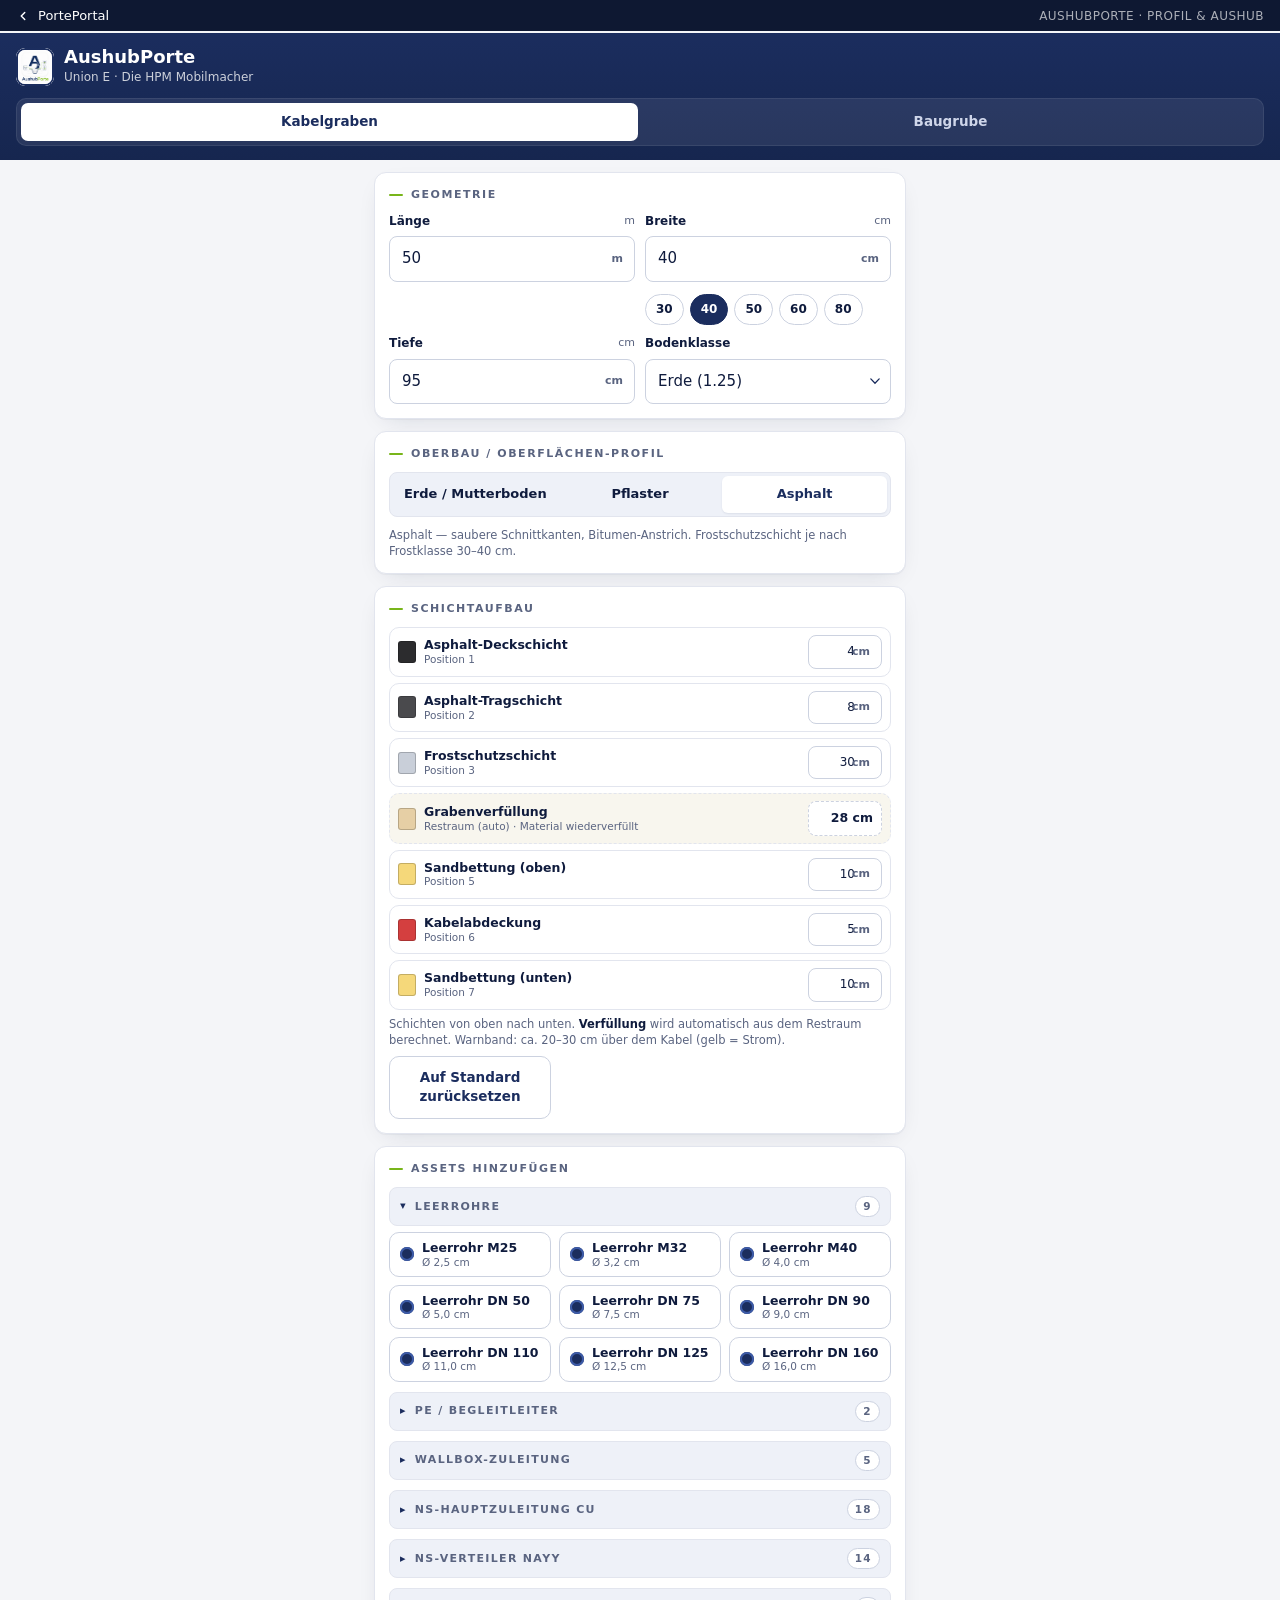
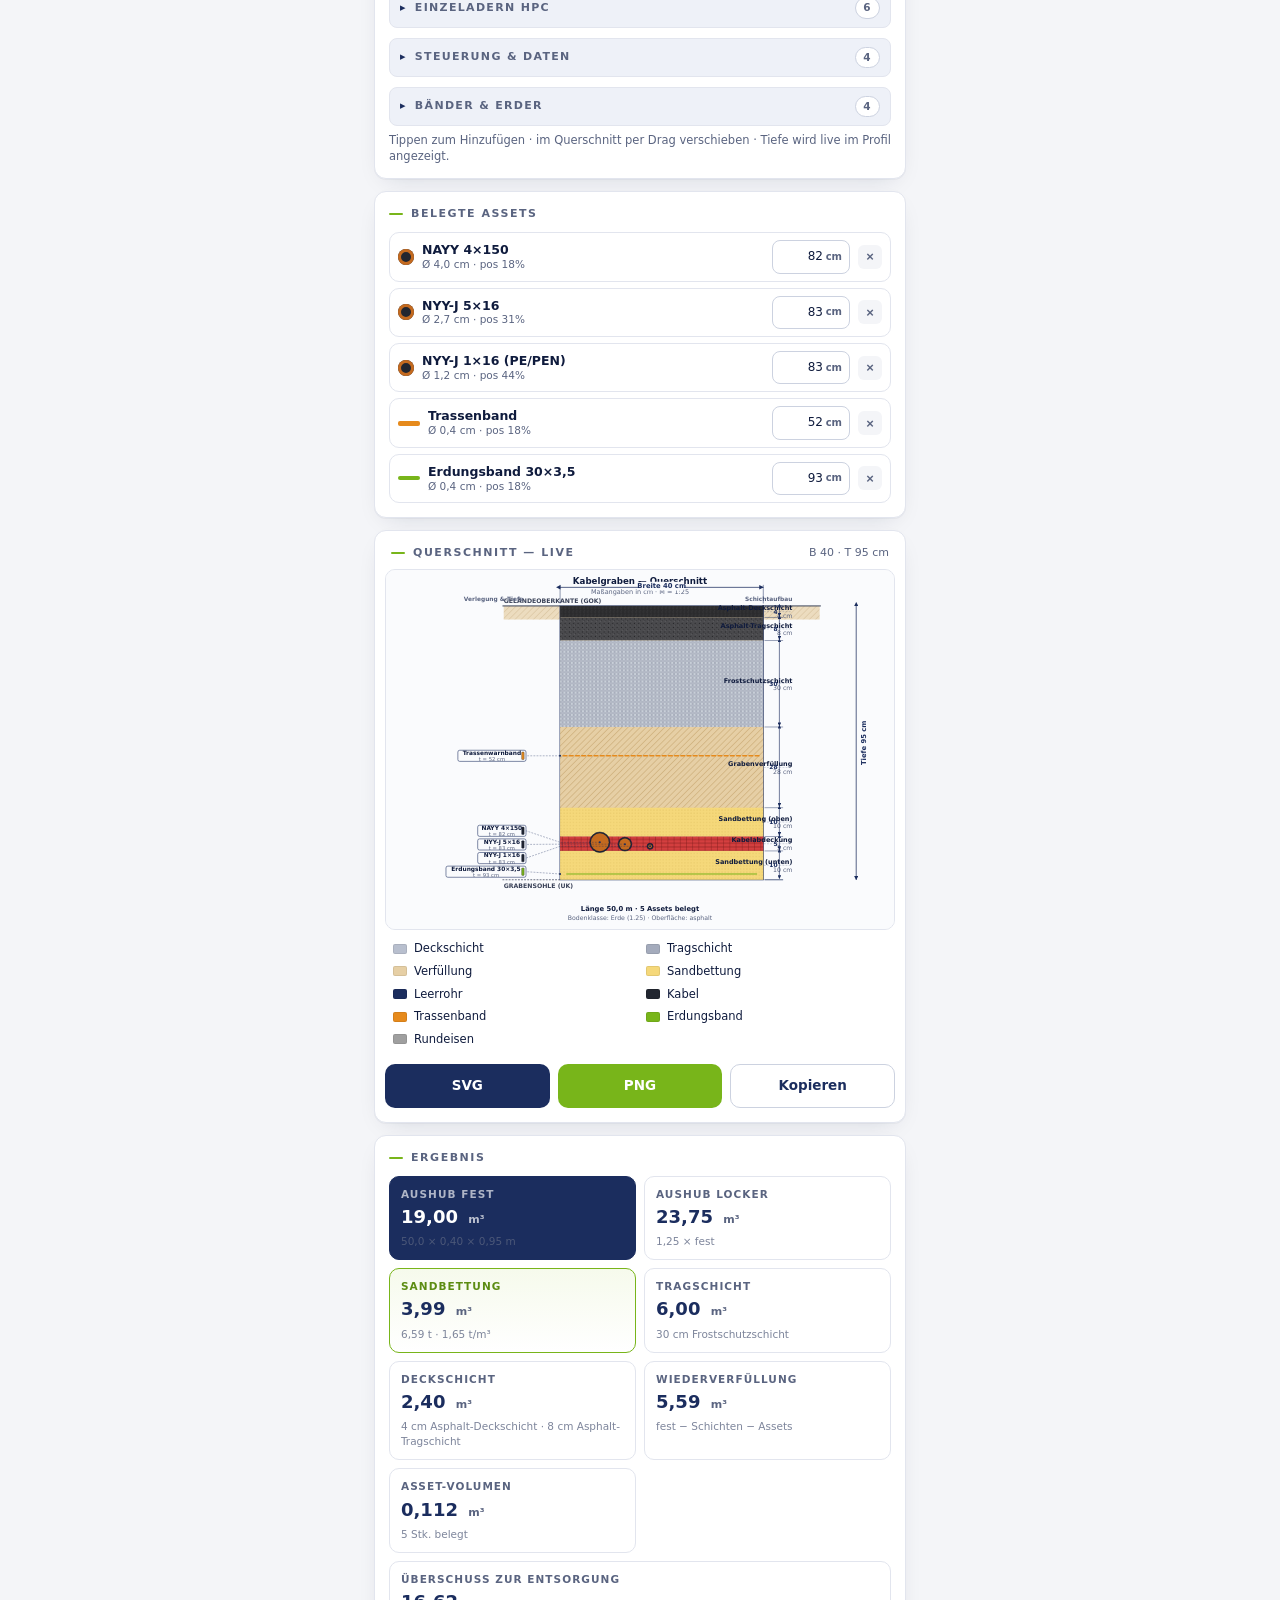
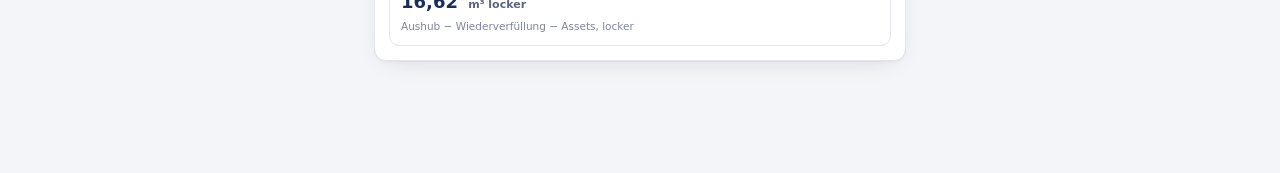
<file: tools/aushubporte/adv1index.html>
<!doctype html>
<html lang="de">
<head>
<meta charset="utf-8" />
<meta name="viewport" content="width=device-width, initial-scale=1, viewport-fit=cover" />
<meta name="theme-color" content="#1B2D5E" />
<title>AushubPorte — Tiefbau-Schnellrechner</title>
<link rel="manifest" href='data:application/manifest+json;charset=utf-8,{"name":"AushubPorte","short_name":"AushubPorte","start_url":".","display":"standalone","background_color":"%23F4F5F8","theme_color":"%231B2D5E"}' />
<style>
  :root{--navy:#1B2D5E;--navy-2:#243A78;--navy-ink:#0F1B3D;--green:#78B51A;--green-2:#5C8C12;--sand:#F5D87A;--soil:#C9A36A;--warn:#E68A1C;--bg:#F4F5F8;--card:#FFFFFF;--line:#E2E5EE;--line-2:#CCD2E0;--ink:#0F1B3D;--muted:#5A6480;--shadow:0 1px 0 rgba(15,27,61,.04),0 8px 24px -12px rgba(15,27,61,.18);--r:12px;--r-sm:8px}
  *{box-sizing:border-box}
  html,body{margin:0;padding:0;background:var(--bg);color:var(--ink);font:15px/1.45 system-ui,-apple-system,Segoe UI,Roboto,sans-serif;-webkit-font-smoothing:antialiased}
  body{min-height:100dvh;padding-bottom:env(safe-area-inset-bottom)}
  header.app{background:linear-gradient(180deg,var(--navy) 0%,#16264F 100%);color:#fff;padding:14px 16px;padding-top:calc(env(safe-area-inset-top) + 14px);position:sticky;top:0;z-index:20}
  .brand{display:flex;align-items:center;gap:10px}
  .logo{width:38px;height:38px;border-radius:9px;background:#fff;flex:0 0 auto;box-shadow:inset 0 0 0 2px var(--navy)}
  h1{font-size:18px;line-height:1.1;margin:0;font-weight:700}
  .sub{font-size:12px;opacity:.78;margin-top:2px}
  .tabs{margin:12px 0 0;background:rgba(255,255,255,.08);border-radius:10px;padding:4px;display:grid;grid-template-columns:1fr 1fr;gap:4px;border:1px solid rgba(255,255,255,.08)}
  .tab{appearance:none;border:0;background:transparent;color:#cfd6ea;font:inherit;font-weight:600;font-size:13.5px;padding:9px 8px;border-radius:7px;cursor:pointer}
  .tab[aria-selected="true"]{background:#fff;color:var(--navy)}
  main{padding:14px 14px 100px;max-width:560px;margin:0 auto}
  .card{background:var(--card);border:1px solid var(--line);border-radius:var(--r);box-shadow:var(--shadow);padding:14px;margin-bottom:12px}
  .card h2{margin:0 0 10px;font-size:11px;font-weight:700;letter-spacing:.14em;text-transform:uppercase;color:var(--muted);display:flex;align-items:center;gap:8px}
  .card h2::before{content:"";width:14px;height:2px;background:var(--green);border-radius:2px}
  .row{display:grid;grid-template-columns:1fr 1fr;gap:10px}
  .row.three{grid-template-columns:1fr 1fr 1fr}
  .row + .row{margin-top:10px}
  .field{display:flex;flex-direction:column;gap:6px;min-width:0}
  .field label{font-size:12px;font-weight:600;display:flex;justify-content:space-between;gap:8px}
  .field label .unit{font-size:11px;color:var(--muted);font-weight:500}
  .input-wrap{position:relative;display:flex}
  input[type=number],input[type=text],select{width:100%;appearance:none;-webkit-appearance:none;border:1px solid var(--line-2);background:#fff;color:var(--ink);padding:11px 38px 11px 12px;border-radius:var(--r-sm);font:inherit;font-variant-numeric:tabular-nums;min-width:0}
  input:focus,select:focus{outline:0;border-color:var(--navy);box-shadow:0 0 0 3px rgba(27,45,94,.12)}
  input::-webkit-outer-spin-button,input::-webkit-inner-spin-button{-webkit-appearance:none;margin:0}
  input[type=number]{-moz-appearance:textfield}
  .input-wrap .suffix{position:absolute;right:12px;top:50%;transform:translateY(-50%);font-size:11px;color:var(--muted);font-weight:600;pointer-events:none}
  select{padding-right:32px;background-image:url("data:image/svg+xml;utf8,<svg xmlns='http://www.w3.org/2000/svg' viewBox='0 0 12 8'><path d='M1 1l5 5 5-5' fill='none' stroke='%231B2D5E' stroke-width='1.6' stroke-linecap='round'/></svg>");background-repeat:no-repeat;background-position:right 10px center;background-size:10px}
  .seg{display:grid;grid-auto-flow:column;grid-auto-columns:1fr;background:#EEF1F8;border-radius:var(--r-sm);padding:3px;border:1px solid var(--line)}
  .seg button{appearance:none;border:0;background:transparent;color:var(--ink);font:inherit;font-weight:600;font-size:13px;padding:9px 8px;border-radius:6px;cursor:pointer}
  .seg button[aria-pressed="true"]{background:#fff;color:var(--navy);box-shadow:0 1px 2px rgba(15,27,61,.08)}
  .presets{display:flex;flex-wrap:wrap;gap:6px;margin-top:6px}
  .preset{appearance:none;border:1px solid var(--line-2);background:#fff;color:var(--ink);font:inherit;font-size:12px;font-weight:600;padding:6px 10px;border-radius:999px;cursor:pointer;font-variant-numeric:tabular-nums}
  .preset.active{background:var(--navy);color:#fff;border-color:var(--navy)}
  .lib{display:grid;grid-template-columns:repeat(auto-fill,minmax(150px,1fr));gap:8px}
  .lib button{appearance:none;border:1px solid var(--line-2);background:#fff;font:inherit;text-align:left;padding:8px 10px;border-radius:10px;cursor:pointer;display:flex;align-items:center;gap:8px;color:var(--ink)}
  .lib button:hover{border-color:var(--navy);background:#F8FAFE}
  .lib button .swatch{flex:0 0 auto;border-radius:50%}
  .lib button .lab{display:flex;flex-direction:column;line-height:1.15;min-width:0}
  .lib button .lab b{font-size:12.5px;font-weight:700}
  .lib button .lab span{font-size:10.5px;color:var(--muted);font-variant-numeric:tabular-nums}
  .lib-group{font-size:11px;font-weight:700;letter-spacing:.12em;text-transform:uppercase;color:var(--muted);margin:10px 0 6px;display:flex;align-items:center;gap:8px;cursor:pointer;user-select:none;padding:8px 10px;background:#EEF1F8;border-radius:8px;border:1px solid var(--line)}
  .lib-group:first-child{margin-top:0}
  .lib-group::before{content:"▸";font-size:11px;color:var(--navy);transition:transform .15s;flex:0 0 auto}
  .lib-group.open::before{transform:rotate(90deg)}
  .lib-group .count{margin-left:auto;font-weight:600;font-size:10.5px;color:var(--muted);background:#fff;padding:2px 7px;border-radius:999px;border:1px solid var(--line-2)}
  .lib-grid{display:none;margin-bottom:6px}
  .lib-grid.open{display:grid}
  .asset-list{display:flex;flex-direction:column;gap:6px;margin-top:4px}
  .asset-row{display:flex;align-items:center;gap:8px;padding:7px 8px;border:1px solid var(--line);border-radius:10px;background:#fff}
  .asset-row .ico{flex:0 0 auto}
  .asset-row .meta{flex:1;min-width:0;display:flex;flex-direction:column;line-height:1.18}
  .asset-row .meta b{font-size:12.5px;font-weight:700;overflow:hidden;text-overflow:ellipsis;white-space:nowrap}
  .asset-row .meta span{font-size:10.5px;color:var(--muted);font-variant-numeric:tabular-nums}
  .asset-row input.depth{width:78px;text-align:right;padding:7px 26px 7px 8px;font-size:12px}
  .asset-row .input-wrap{flex:0 0 auto}
  .asset-row .input-wrap .suffix{right:8px;font-size:10px}
  .asset-row .x{appearance:none;border:0;background:#F4F5F8;color:var(--muted);width:24px;height:24px;border-radius:6px;cursor:pointer;font-size:13px;font-weight:700}
  .asset-row .x:hover{background:#EAD9D9;color:#A33}
  .asset-empty{font-size:12px;color:var(--muted);padding:10px;text-align:center;border:1px dashed var(--line-2);border-radius:10px}
  .layer-list{display:flex;flex-direction:column;gap:6px}
  .layer-row{display:flex;align-items:center;gap:8px;padding:7px 8px;border:1px solid var(--line);border-radius:10px;background:#fff}
  .layer-row .swatch{flex:0 0 auto;width:18px;height:22px;border-radius:3px;border:1px solid rgba(0,0,0,.2)}
  .layer-row .meta{flex:1;min-width:0;display:flex;flex-direction:column;line-height:1.18}
  .layer-row .meta b{font-size:12.5px;font-weight:700}
  .layer-row .meta span{font-size:10.5px;color:var(--muted)}
  .layer-row .input-wrap{flex:0 0 auto}
  .layer-row input.thick{width:74px;text-align:right;padding:7px 26px 7px 8px;font-size:12px}
  .layer-row.auto{background:#F8F6EE;border-style:dashed}
  .layer-row.auto .auto-val{font-size:12.5px;font-weight:700;color:var(--ink);font-variant-numeric:tabular-nums;padding:7px 8px;background:#fff;border:1px dashed var(--line-2);border-radius:8px;min-width:74px;text-align:right}
  .svg-card{padding:10px 10px 14px}
  .svg-card .head{display:flex;align-items:center;justify-content:space-between;padding:4px 6px 8px;gap:8px}
  .svg-card .head .title{font-size:11px;font-weight:700;letter-spacing:.14em;text-transform:uppercase;color:var(--muted);display:flex;align-items:center;gap:8px}
  .svg-card .head .title::before{content:"";width:14px;height:2px;background:var(--green);border-radius:2px}
  .svg-card .head .meta{font-size:11px;color:var(--muted);font-variant-numeric:tabular-nums}
  .svg-frame{background:#FAFBFD;border:1px solid var(--line);border-radius:10px;overflow:hidden;touch-action:none}
  svg.profile{display:block;width:100%;height:auto;background:#FAFBFD;user-select:none;-webkit-user-select:none}
  svg.profile [data-drag]{cursor:grab}
  svg.profile [data-drag].dragging{cursor:grabbing}
  /* v6.4: Place-Mode (Asset platzieren mit Fadenkreuz) */
  svg.profile.place-mode{cursor:crosshair}
  svg.profile.place-mode [data-drag]{cursor:not-allowed}
  .results{display:grid;grid-template-columns:1fr 1fr;gap:8px}
  .res{background:#fff;border:1px solid var(--line);border-radius:10px;padding:10px 11px;display:flex;flex-direction:column;gap:2px}
  .res .k{font-size:10.5px;font-weight:700;letter-spacing:.1em;text-transform:uppercase;color:var(--muted)}
  .res .v{font-size:18px;font-weight:700;font-variant-numeric:tabular-nums;color:var(--navy)}
  .res .v small{font-size:11px;color:var(--muted);font-weight:600;margin-left:4px}
  .res.featured{background:var(--navy);border-color:var(--navy)}
  .res.featured .k{color:rgba(255,255,255,.65)}
  .res.featured .v{color:#fff}
  .res.featured .v small{color:rgba(255,255,255,.7)}
  .res.accent{border-color:var(--green);background:linear-gradient(180deg,#F6FAEC,#fff)}
  .res.accent .k{color:var(--green-2)}
  .res .sub{font-size:10.5px;color:var(--muted);font-variant-numeric:tabular-nums}
  .actions{display:grid;grid-template-columns:1fr 1fr 1fr;gap:8px;margin-top:12px}
  .btn{appearance:none;border:0;font:inherit;font-weight:600;font-size:13.5px;padding:11px 12px;border-radius:10px;cursor:pointer;display:flex;align-items:center;justify-content:center;gap:6px;min-height:44px}
  .btn.primary{background:var(--navy);color:#fff}
  .btn.green{background:var(--green);color:#fff}
  .btn.ghost{background:#fff;color:var(--navy);border:1px solid var(--line-2)}
  .legend{display:grid;grid-template-columns:1fr 1fr;gap:6px 12px;padding:10px 8px 4px;font-size:11.5px}
  .legend span{display:flex;align-items:center;gap:7px}
  .legend i{width:14px;height:10px;border-radius:2px;flex:0 0 auto;border:1px solid rgba(0,0,0,.08)}
  .hint{font-size:11.5px;color:var(--muted);margin-top:6px;line-height:1.4}
  .hint b{color:var(--ink);font-weight:600}
  [data-mode-panel]{display:none}
  [data-mode-panel].on{display:block}
  .toast{position:fixed;left:50%;bottom:24px;transform:translate(-50%,20px);background:var(--navy-ink);color:#fff;padding:10px 14px;border-radius:999px;font-size:13px;font-weight:600;opacity:0;pointer-events:none;transition:.25s;z-index:50}
  .toast.show{opacity:1;transform:translate(-50%,0)}
  @media (max-width:380px){.row{grid-template-columns:1fr}.row.three{grid-template-columns:1fr 1fr}.results{grid-template-columns:1fr}}
  .porte-bar{background:#0E1832;color:#fff;padding:8px 16px;font:500 13px system-ui,-apple-system,Segoe UI,Roboto,sans-serif;display:flex;align-items:center;justify-content:space-between;position:sticky;top:0;z-index:30}
  .porte-bar a{color:#fff;text-decoration:none;display:inline-flex;align-items:center;gap:8px;transition:color .15s}
  .porte-bar a:hover{color:#78B51A}
  .porte-bar a svg{width:14px;height:14px}
  .porte-bar .right{opacity:.65;font-size:12px;letter-spacing:.04em;text-transform:uppercase}
  @media (max-width: 540px){.porte-bar .right{display:none}}
  header.app{top:33px}
</style>
<link rel="manifest" href="../../manifest.webmanifest" />
</head>
<body>

<div class="porte-bar">
  <a href="../../index.html" aria-label="Zurück zum PortePortal">
    <svg viewBox="0 0 24 24" fill="none" stroke="currentColor" stroke-width="2.5" stroke-linecap="round" stroke-linejoin="round"><path d="M15 18l-6-6 6-6"/></svg>
    PortePortal
  </a>
  <span class="right">AushubPorte · Profil &amp; Aushub</span>
</div>

<div id="handoffBanner" style="display:none;background:linear-gradient(90deg,#fff7ed 0%,#ffe7c2 100%);border-bottom:2px solid #F57C00;padding:10px 14px;font-size:13px;color:#1B2D5E">
  <div style="display:flex;align-items:center;gap:10px;flex-wrap:wrap;max-width:1200px;margin:0 auto">
    <div style="font-size:18px">📥</div>
    <div id="handoffText" style="flex:1;min-width:200px"></div>
    <button id="handoffApply" style="background:#F57C00;color:#fff;border:none;border-radius:6px;padding:7px 14px;font-weight:bold;font-size:12px;cursor:pointer;font-family:inherit">Übernehmen</button>
    <button id="handoffDismiss" style="background:#fff;color:#1B2D5E;border:1px solid #ccc;border-radius:6px;padding:7px 14px;font-weight:bold;font-size:12px;cursor:pointer;font-family:inherit">Verwerfen</button>
  </div>
</div>

<header class="app">
  <div class="brand">
    <img class="logo" src="../../assets/logo-aushubporte.png" alt="AushubPorte" style="background:#fff;object-fit:contain;padding:2px;" />
    <div><h1>AushubPorte</h1><div class="sub">Union E · Die HPM Mobilmacher</div></div>
  </div>
  <div class="tabs" role="tablist">
    <button class="tab" role="tab" aria-selected="true" data-mode="trench">Kabelgraben</button>
    <button class="tab" role="tab" aria-selected="false" data-mode="pit">Baugrube</button>
  </div>
</header>

<main>

<section data-mode-panel="trench" class="on">
  <div class="card">
    <h2>Geometrie</h2>
    <div class="row">
      <div class="field"><label>Länge <span class="unit">m</span></label>
        <div class="input-wrap"><input id="t_len" type="number" inputmode="decimal" step="0.1" min="0" value="50"/><span class="suffix">m</span></div></div>
      <div class="field"><label>Breite <span class="unit">cm</span></label>
        <div class="input-wrap"><input id="t_width" type="number" inputmode="decimal" step="1" min="0" value="40"/><span class="suffix">cm</span></div>
        <div class="presets" data-presets="t_width">
          <button class="preset" type="button" data-v="30">30</button>
          <button class="preset active" type="button" data-v="40">40</button>
          <button class="preset" type="button" data-v="50">50</button>
          <button class="preset" type="button" data-v="60">60</button>
          <button class="preset" type="button" data-v="80">80</button>
        </div>
      </div>
    </div>
    <div class="row">
      <div class="field"><label>Tiefe <span class="unit">cm</span></label>
        <div class="input-wrap"><input id="t_depth" type="number" inputmode="decimal" step="1" min="0" value="95"/><span class="suffix">cm</span></div></div>
      <div class="field"><label>Bodenklasse</label>
        <select id="t_soil">
          <option value="1.20">Sand (1.20)</option>
          <option value="1.25" selected>Erde (1.25)</option>
          <option value="1.30">Lehm (1.30)</option>
          <option value="1.45">Fels (1.45)</option>
        </select>
      </div>
    </div>
  </div>

  <div class="card">
    <h2>Oberbau / Oberflächen-Profil</h2>
    <div class="seg" data-seg="t_surface" style="margin-bottom:10px">
      <button type="button" data-v="erde">Erde / Mutterboden</button>
      <button type="button" data-v="pflaster">Pflaster</button>
      <button type="button" data-v="asphalt" aria-pressed="true">Asphalt</button>
    </div>
    <div class="hint" id="t_regelhint">Regeltiefe Niederspannung: 60 cm · Mittelspannung: 80 cm unter OK Gelände.</div>
  </div>

  <div class="card">
    <h2>Schichtaufbau</h2>
    <div id="layerList" class="layer-list"></div>
    <div class="hint" id="t_layersHint">Schichten von oben nach unten. <b>Verfüllung</b> wird automatisch aus dem Restraum berechnet. Warnband: ca. 20–30 cm über dem Kabel (gelb = Strom).</div>
    <div class="actions" style="margin-top:8px">
      <button class="btn ghost" type="button" id="btnLayerReset">Auf Standard zurücksetzen</button>
    </div>
  </div>

  <div class="card">
    <h2>Assets hinzufügen</h2>
    <div id="lib"></div>
    <div class="hint">Tippen zum Hinzufügen · im Querschnitt per Drag verschieben · Tiefe wird live im Profil angezeigt.</div>
  </div>

  <div class="card">
    <h2>Belegte Assets</h2>
    <div class="asset-list" id="assetList"></div>
  </div>

  <div class="card svg-card">
    <div class="head">
      <div class="title">Querschnitt — live</div>
      <div class="meta" id="t_metaScale">B 40 · T 95 cm</div>
    </div>
    <div class="svg-frame">
      <svg id="profile" class="profile" viewBox="0 0 480 480" preserveAspectRatio="xMidYMid meet" xmlns="http://www.w3.org/2000/svg"></svg>
    </div>
    <div class="legend">
      <span><i style="background:#B8BFCE"></i> Deckschicht</span>
      <span><i style="background:#A4ABBC"></i> Tragschicht</span>
      <span><i style="background:#E6CFA5"></i> Verfüllung</span>
      <span><i style="background:#F5D87A"></i> Sandbettung</span>
      <span><i style="background:#1B2D5E"></i> Leerrohr</span>
      <span><i style="background:#222630"></i> Kabel</span>
      <span><i style="background:#E68A1C"></i> Trassenband</span>
      <span><i style="background:#78B51A"></i> Erdungsband</span>
      <span><i style="background:#9F9F9F"></i> Rundeisen</span>
    </div>
    <div class="actions">
      <button class="btn primary" id="btnSvg">SVG</button>
      <button class="btn green" id="btnPng">PNG</button>
      <button class="btn ghost" id="btnCopy">Kopieren</button>
    </div>
  </div>

  <div class="card">
    <h2>Ergebnis</h2>
    <div class="results">
      <div class="res featured"><span class="k">Aushub fest</span><span class="v"><span id="r_volSolid">—</span> <small>m³</small></span><span class="sub" id="r_volSolidSub">L × B × T</span></div>
      <div class="res"><span class="k">Aushub locker</span><span class="v"><span id="r_volLoose">—</span> <small>m³</small></span><span class="sub" id="r_volLooseSub">× Bodenklasse</span></div>
      <div class="res accent"><span class="k">Sandbettung</span><span class="v"><span id="r_sand">—</span> <small>m³</small></span><span class="sub"><span id="r_sandT">—</span> t · 1,65 t/m³</span></div>
      <div class="res"><span class="k">Tragschicht</span><span class="v"><span id="r_base">—</span> <small>m³</small></span><span class="sub" id="r_baseSub">—</span></div>
      <div class="res"><span class="k">Deckschicht</span><span class="v"><span id="r_deck">—</span> <small>m³</small></span><span class="sub" id="r_deckSub">—</span></div>
      <div class="res"><span class="k">Wiederverfüllung</span><span class="v"><span id="r_refill">—</span> <small>m³</small></span><span class="sub" id="r_refillSub">fest − Schichten − Assets</span></div>
      <div class="res"><span class="k">Asset-Volumen</span><span class="v"><span id="r_assets">—</span> <small>m³</small></span><span class="sub" id="r_assetsSub">— Stk.</span></div>
      <div class="res" style="grid-column:1/-1"><span class="k">Überschuss zur Entsorgung</span><span class="v"><span id="r_excess">—</span> <small>m³ locker</small></span><span class="sub" id="r_excessSub">—</span></div>
    </div>
  </div>
</section>

<section data-mode-panel="pit">
  <div class="card">
    <h2>Form</h2>
    <div class="seg" data-seg="p_shape" style="margin-bottom:12px">
      <button type="button" data-v="cuboid" aria-pressed="true">Quader</button>
      <button type="button" data-v="cylinder" aria-pressed="false">Zylinder</button>
    </div>
    <div data-shape="cuboid">
      <div class="row three">
        <div class="field"><label>Länge <span class="unit">m</span></label><div class="input-wrap"><input id="p_len" type="number" inputmode="decimal" step="0.1" min="0" value="2.5"/><span class="suffix">m</span></div></div>
        <div class="field"><label>Breite <span class="unit">m</span></label><div class="input-wrap"><input id="p_wid" type="number" inputmode="decimal" step="0.1" min="0" value="2.5"/><span class="suffix">m</span></div></div>
        <div class="field"><label>Tiefe <span class="unit">m</span></label><div class="input-wrap"><input id="p_dep" type="number" inputmode="decimal" step="0.1" min="0" value="1.5"/><span class="suffix">m</span></div></div>
      </div>
    </div>
    <div data-shape="cylinder" style="display:none">
      <div class="row">
        <div class="field"><label>Durchmesser <span class="unit">m</span></label><div class="input-wrap"><input id="p_dia" type="number" inputmode="decimal" step="0.1" min="0" value="2.0"/><span class="suffix">m</span></div></div>
        <div class="field"><label>Tiefe <span class="unit">m</span></label><div class="input-wrap"><input id="p_cdep" type="number" inputmode="decimal" step="0.1" min="0" value="1.5"/><span class="suffix">m</span></div></div>
      </div>
    </div>
  </div>
  <div class="card">
    <h2>Boden</h2>
    <div class="field"><label>Bodenklasse</label>
      <select id="p_soil">
        <option value="1.20">Sand (1.20)</option>
        <option value="1.25" selected>Erde (1.25)</option>
        <option value="1.30">Lehm (1.30)</option>
        <option value="1.45">Fels (1.45)</option>
      </select>
    </div>
  </div>
  <div class="card svg-card">
    <div class="head"><div class="title">Schema — Schnitt</div><div class="meta" id="p_metaScale">live</div></div>
    <div class="svg-frame"><svg id="pitProfile" class="profile" viewBox="0 0 480 320" preserveAspectRatio="xMidYMid meet" xmlns="http://www.w3.org/2000/svg"></svg></div>
    <div class="actions">
      <button class="btn primary" id="btnSvgP">SVG</button>
      <button class="btn green" id="btnPngP">PNG</button>
      <button class="btn ghost" id="btnCopyP">Kopieren</button>
    </div>
  </div>
  <div class="card">
    <h2>Ergebnis</h2>
    <div class="results">
      <div class="res featured"><span class="k">Aushub fest</span><span class="v"><span id="pr_solid">—</span> <small>m³</small></span><span class="sub" id="pr_solidSub"></span></div>
      <div class="res"><span class="k">Aushub locker</span><span class="v"><span id="pr_loose">—</span> <small>m³</small></span><span class="sub">× Bodenklasse</span></div>
      <div class="res accent" style="grid-column:1/-1"><span class="k">Grundfläche</span><span class="v"><span id="pr_area">—</span> <small>m²</small></span><span class="sub" id="pr_areaSub"></span></div>
    </div>
  </div>
</section>

</main>
<div class="toast" id="toast"></div>

<script>
const $ = id => document.getElementById(id);
const $$ = (s,r=document) => Array.from(r.querySelectorAll(s));
const SVG_NS = "http://www.w3.org/2000/svg";
const fmt = (n,d=2)=> isFinite(n)? n.toLocaleString("de-DE",{minimumFractionDigits:d,maximumFractionDigits:d}) : "—";
const num = el => { const v=parseFloat(String(el.value).replace(",",".")); return isFinite(v)?v:0; };
function toast(m){const t=$("toast");t.textContent=m;t.classList.add("show");clearTimeout(t._t);t._t=setTimeout(()=>t.classList.remove("show"),1700);}
function el(name,attrs={},text){const n=document.createElementNS(SVG_NS,name);for(const[k,v]of Object.entries(attrs))n.setAttribute(k,v);if(text!=null)n.textContent=text;return n;}
const uid = () => "a"+Math.random().toString(36).slice(2,9);

/* === v6.3: PortePortal Handoff (TiefbauPorte → AushubPorte) === */
(function initHandoff(){
  let payload = null;
  try {
    const raw = localStorage.getItem('porteportal.handoff');
    if (!raw) return;
    payload = JSON.parse(raw);
  } catch(e) { return; }
  if (!payload || payload.to !== 'aushubporte') return;
  // Nicht älter als 5 Min
  const age = Date.now() - new Date(payload.createdAt || 0).getTime();
  if (age > 5*60*1000) {
    localStorage.removeItem('porteportal.handoff');
    return;
  }
  const seg = payload.segment || {};
  const trace = payload.trace || {};
  const banner = document.getElementById('handoffBanner');
  const text = document.getElementById('handoffText');
  if (!banner || !text) return;
  const ofMap = { OF0:'Erde/Rasen', OF1:'Pflaster', OF2:'Beton', OF3:'Asphalt' };
  const ofTxt = ofMap[seg.of] || seg.of || '?';
  const handTxt = seg.hand ? ' · Handschachtung' : '';
  const traceLine = (trace.we || trace.loc) ? ` · ${trace.we ? 'WE '+trace.we : ''}${trace.we && trace.loc ? ' · ' : ''}${trace.loc || ''}` : '';
  text.innerHTML = `<b>Aus TiefbauPorte:</b> Segment #${(seg.idx||0)+1} · ${(seg.len||0).toFixed(1)} m · ${ofTxt}${handTxt} · <b>${seg.stueck || 0} Kabel-Stück (${seg.typen || 0} Typ${seg.typen===1?'':'en'})</b>${traceLine}`;
  banner.style.display = 'block';

  document.getElementById('handoffApply').onclick = () => {
    // Länge übernehmen
    const inp = document.getElementById('t_len');
    if (inp && seg.len) {
      inp.value = (Math.round(seg.len * 10) / 10).toString();
      inp.dispatchEvent(new Event('input', { bubbles: true }));
    }
    // Auf Tab "Kabelgraben" wechseln, falls nötig
    const trenchTab = document.querySelector('[data-mode="trench"]');
    if (trenchTab) trenchTab.click();
    // Hinweis-Toast
    toast(`Länge ${(seg.len||0).toFixed(1)} m übernommen · ${seg.stueck||0} Kabel im Segment`);
    // Handoff verbraucht
    localStorage.removeItem('porteportal.handoff');
    banner.style.display = 'none';
  };
  document.getElementById('handoffDismiss').onclick = () => {
    localStorage.removeItem('porteportal.handoff');
    banner.style.display = 'none';
  };
})();

/* CATALOG */
const CATALOG = {
  "M25":{kind:"pipe",label:"Leerrohr M25",diaCm:2.5,group:"Leerrohre"},
  "M32":{kind:"pipe",label:"Leerrohr M32",diaCm:3.2,group:"Leerrohre"},
  "M40":{kind:"pipe",label:"Leerrohr M40",diaCm:4.0,group:"Leerrohre"},
  "DN50":{kind:"pipe",label:"Leerrohr DN 50",diaCm:5,group:"Leerrohre"},
  "DN75":{kind:"pipe",label:"Leerrohr DN 75",diaCm:7.5,group:"Leerrohre"},
  "DN90":{kind:"pipe",label:"Leerrohr DN 90",diaCm:9,group:"Leerrohre"},
  "DN110":{kind:"pipe",label:"Leerrohr DN 110",diaCm:11,group:"Leerrohre"},
  "DN125":{kind:"pipe",label:"Leerrohr DN 125",diaCm:12.5,group:"Leerrohre"},
  "DN160":{kind:"pipe",label:"Leerrohr DN 160",diaCm:16,group:"Leerrohre"},
  // PE / Begleit
  "NYY-J 1x16":{kind:"cable",label:"NYY-J 1×16 (PE/PEN)",diaCm:1.2,group:"PE / Begleitleiter"},
  "NYY-J 1x25":{kind:"cable",label:"NYY-J 1×25",diaCm:1.4,group:"PE / Begleitleiter"},
  // Wallbox-Stichleitungen
  "NYY-J 5x2.5":{kind:"cable",label:"NYY-J 5×2,5 (Wallbox 11kW)",diaCm:1.7,group:"Wallbox-Zuleitung"},
  "NYY-J 5x4":{kind:"cable",label:"NYY-J 5×4 (Wallbox 11kW)",diaCm:1.9,group:"Wallbox-Zuleitung"},
  "NYY-J 5x6":{kind:"cable",label:"NYY-J 5×6 (Wallbox 22kW)",diaCm:2.1,group:"Wallbox-Zuleitung"},
  "NYY-J 5x10":{kind:"cable",label:"NYY-J 5×10 (Wallbox 22kW)",diaCm:2.4,group:"Wallbox-Zuleitung"},
  "NYY-J 5x16":{kind:"cable",label:"NYY-J 5×16",diaCm:2.7,group:"Wallbox-Zuleitung"},
  // Mehradrige NS-Hauptverteilung (Cu) — 4- und 5-adrig
  "NYY-J 4x25":{kind:"cable",label:"NYY-J 4×25",diaCm:2.7,group:"NS-Hauptzuleitung Cu"},
  "NYY-J 4x35":{kind:"cable",label:"NYY-J 4×35",diaCm:3.0,group:"NS-Hauptzuleitung Cu"},
  "NYY-J 4x50":{kind:"cable",label:"NYY-J 4×50",diaCm:3.4,group:"NS-Hauptzuleitung Cu"},
  "NYY-J 4x70":{kind:"cable",label:"NYY-J 4×70",diaCm:3.8,group:"NS-Hauptzuleitung Cu"},
  "NYY-J 4x95":{kind:"cable",label:"NYY-J 4×95",diaCm:4.2,group:"NS-Hauptzuleitung Cu"},
  "NYY-J 4x120":{kind:"cable",label:"NYY-J 4×120",diaCm:4.5,group:"NS-Hauptzuleitung Cu"},
  "NYY-J 4x150":{kind:"cable",label:"NYY-J 4×150",diaCm:4.8,group:"NS-Hauptzuleitung Cu"},
  "NYY-J 4x185":{kind:"cable",label:"NYY-J 4×185",diaCm:5.2,group:"NS-Hauptzuleitung Cu"},
  "NYY-J 4x240":{kind:"cable",label:"NYY-J 4×240",diaCm:5.7,group:"NS-Hauptzuleitung Cu"},
  "NYY-J 5x25":{kind:"cable",label:"NYY-J 5×25",diaCm:2.9,group:"NS-Hauptzuleitung Cu"},
  "NYY-J 5x35":{kind:"cable",label:"NYY-J 5×35",diaCm:3.2,group:"NS-Hauptzuleitung Cu"},
  "NYY-J 5x50":{kind:"cable",label:"NYY-J 5×50",diaCm:3.6,group:"NS-Hauptzuleitung Cu"},
  "NYY-J 5x70":{kind:"cable",label:"NYY-J 5×70",diaCm:4.1,group:"NS-Hauptzuleitung Cu"},
  "NYY-J 5x95":{kind:"cable",label:"NYY-J 5×95",diaCm:4.5,group:"NS-Hauptzuleitung Cu"},
  "NYY-J 5x120":{kind:"cable",label:"NYY-J 5×120",diaCm:4.9,group:"NS-Hauptzuleitung Cu"},
  "NYY-J 5x150":{kind:"cable",label:"NYY-J 5×150",diaCm:5.2,group:"NS-Hauptzuleitung Cu"},
  "NYY-J 5x185":{kind:"cable",label:"NYY-J 5×185",diaCm:5.6,group:"NS-Hauptzuleitung Cu"},
  "NYY-J 5x240":{kind:"cable",label:"NYY-J 5×240",diaCm:6.1,group:"NS-Hauptzuleitung Cu"},
  // Aluminium NS-Verteilernetz — 4- und 5-adrig
  "NAYY 4x50":{kind:"cable",label:"NAYY 4×50",diaCm:2.8,group:"NS-Verteiler NAYY"},
  "NAYY 4x95":{kind:"cable",label:"NAYY 4×95",diaCm:3.4,group:"NS-Verteiler NAYY"},
  "NAYY 4x150":{kind:"cable",label:"NAYY 4×150",diaCm:4.0,group:"NS-Verteiler NAYY"},
  "NAYY 4x185":{kind:"cable",label:"NAYY 4×185",diaCm:4.4,group:"NS-Verteiler NAYY"},
  "NAYY 4x240":{kind:"cable",label:"NAYY 4×240",diaCm:4.8,group:"NS-Verteiler NAYY"},
  "NAYY 5x25":{kind:"cable",label:"NAYY 5×25",diaCm:2.6,group:"NS-Verteiler NAYY"},
  "NAYY 5x35":{kind:"cable",label:"NAYY 5×35",diaCm:2.9,group:"NS-Verteiler NAYY"},
  "NAYY 5x50":{kind:"cable",label:"NAYY 5×50",diaCm:3.1,group:"NS-Verteiler NAYY"},
  "NAYY 5x70":{kind:"cable",label:"NAYY 5×70",diaCm:3.4,group:"NS-Verteiler NAYY"},
  "NAYY 5x95":{kind:"cable",label:"NAYY 5×95",diaCm:3.7,group:"NS-Verteiler NAYY"},
  "NAYY 5x120":{kind:"cable",label:"NAYY 5×120",diaCm:4.1,group:"NS-Verteiler NAYY"},
  "NAYY 5x150":{kind:"cable",label:"NAYY 5×150",diaCm:4.4,group:"NS-Verteiler NAYY"},
  "NAYY 5x185":{kind:"cable",label:"NAYY 5×185",diaCm:4.8,group:"NS-Verteiler NAYY"},
  "NAYY 5x240":{kind:"cable",label:"NAYY 5×240",diaCm:5.3,group:"NS-Verteiler NAYY"},
  // Einzeladern für HPC-Lader
  "NYY 1x95":{kind:"cable",label:"NYY 1×95",diaCm:1.8,group:"Einzeladern HPC"},
  "NYY 1x120":{kind:"cable",label:"NYY 1×120",diaCm:2.0,group:"Einzeladern HPC"},
  "NYY 1x150":{kind:"cable",label:"NYY 1×150",diaCm:2.2,group:"Einzeladern HPC"},
  "NYY 1x185":{kind:"cable",label:"NYY 1×185",diaCm:2.4,group:"Einzeladern HPC"},
  "NYY 1x240":{kind:"cable",label:"NYY 1×240",diaCm:2.7,group:"Einzeladern HPC"},
  "NYY 1x300":{kind:"cable",label:"NYY 1×300",diaCm:3.0,group:"Einzeladern HPC"},
  // Steuerung / Daten
  "NYCWY 4x2.5":{kind:"cable",label:"NYCWY 4×2,5 (Steuer, geschirmt)",diaCm:1.6,group:"Steuerung & Daten"},
  "Cat7 LSZH":{kind:"cable",label:"Cat.7 LSZH",diaCm:0.8,group:"Steuerung & Daten"},
  "LWL 12F":{kind:"cable",label:"LWL 12F Außenkabel",diaCm:1.2,group:"Steuerung & Daten"},
  "Cu 50mm² blank":{kind:"cable",label:"Cu-Seil 50 mm² blank (Erder)",diaCm:0.9,group:"Steuerung & Daten"},
  "Trassenband":{kind:"warn",label:"Trassenband",diaCm:0.4,group:"Bänder & Erder"},
  "Erdungsband":{kind:"earth",label:"Erdungsband 30×3,5",diaCm:0.4,group:"Bänder & Erder"},
  "Rundeisen 8":{kind:"rebar",label:"Rundeisen Ø 8",diaCm:0.8,group:"Bänder & Erder"},
  "Rundeisen 10":{kind:"rebar",label:"Rundeisen Ø 10",diaCm:1.0,group:"Bänder & Erder"},
};
const COLORS = {
  pipe:{fill:"#1B2D5E",stroke:"#0F1B3D",inner:"#3D5BA8"},
  cable:{fill:"#222630",stroke:"#0F1B3D",core:"#C46A1F"},
  warn:{fill:"#E68A1C"},
  earth:{fill:"#78B51A"},
  rebar:{fill:"#9F9F9F",stroke:"#5C5C5C"},
};
const ASSETS = [];

/* ===== LAYER MODEL =====
   Each layer: {id, label, kind, cm, mat, hatch}
   - mat: material class for volume aggregation:
     "asphaltD","asphaltT","frost","schotter","pflasterD","pflasterB",
     "mutterboden","verfuell","sandTop","sandBot","kabelabd"
   - hatch: SVG pattern id used to render the band
   - kind === "auto" means thickness is computed (verfuell residual)
*/
const LAYER_DEFS = {
  asphaltD:    {label:"Asphalt-Deckschicht",         hatch:"hatchAsphaltD", mat:"asphaltD"},
  asphaltT:    {label:"Asphalt-Tragschicht",         hatch:"hatchAsphaltT", mat:"asphaltT"},
  frost:       {label:"Frostschutzschicht",          hatch:"hatchFrost",    mat:"frost"},
  pflasterD:   {label:"Pflaster-Deckschicht",        hatch:"hatchPflaster", mat:"pflasterD"},
  pflasterB:   {label:"Pflasterbett (Splitt 0/5)",   hatch:"hatchSplitt",   mat:"pflasterB"},
  schotter:    {label:"Schottertragschicht (STS)",   hatch:"hatchBase",     mat:"schotter"},
  mutterboden: {label:"Mutterboden",                 hatch:"hatchMutter",   mat:"mutterboden"},
  verfuell:    {label:"Grabenverfüllung",            hatch:"hatchSoil",     mat:"verfuell"},
  sandTop:     {label:"Sandbettung (oben)",          hatch:"hatchSand",     mat:"sand"},
  kabelabd:    {label:"Kabelabdeckung",              hatch:"hatchKabelabd", mat:"kabelabd"},
  sandBot:     {label:"Sandbettung (unten)",         hatch:"hatchSand",     mat:"sand"},
};

// Presets per surface — "auto" id is the residual fill
const PRESETS = {
  erde: [
    {id:"mutterboden", cm:20},
    {id:"verfuell",    cm:0, auto:true},
    {id:"sandTop",     cm:10},
    {id:"kabelabd",    cm:5},
    {id:"sandBot",     cm:10},
  ],
  pflaster: [
    {id:"pflasterD",   cm:8},
    {id:"pflasterB",   cm:4},
    {id:"schotter",    cm:20},
    {id:"verfuell",    cm:0, auto:true},
    {id:"sandTop",     cm:10},
    {id:"kabelabd",    cm:5},
    {id:"sandBot",     cm:10},
  ],
  asphalt: [
    {id:"asphaltD",    cm:4},
    {id:"asphaltT",    cm:8},
    {id:"frost",       cm:30},
    {id:"verfuell",    cm:0, auto:true},
    {id:"sandTop",     cm:10},
    {id:"kabelabd",    cm:5},
    {id:"sandBot",     cm:10},
  ],
};

const REGEL_HINT = {
  erde:     "Erde/Mutterboden — Regeltiefe NS 60 cm · MS 80 cm unter OK Gelände. Mutterboden leicht überhöht einbauen (Setzung).",
  pflaster: "Pflaster — Pflasterbett 3–5 cm Splitt/Brechsand · Schottertragschicht typ. 20 cm.",
  asphalt:  "Asphalt — saubere Schnittkanten, Bitumen-Anstrich. Frostschutzschicht je nach Frostklasse 30–40 cm.",
};

// Live state — current surface + per-id thickness overrides
let SURFACE = "asphalt";
let LAYERS = clonePreset(SURFACE);

function clonePreset(s){ return PRESETS[s].map(x=>({...x})); }

function resolvedLayers(Tcm){
  // Returns array of {id, def, cm, isAuto}, with auto cm computed as residual.
  const fixed = LAYERS.filter(l=>!l.auto).reduce((s,l)=>s+Math.max(0,l.cm),0);
  const autoCm = Math.max(0, Tcm - fixed);
  return LAYERS.map(l => ({
    id:l.id,
    def:LAYER_DEFS[l.id],
    cm: l.auto ? autoCm : Math.max(0, l.cm),
    isAuto: !!l.auto,
  }));
}

function renderLayerList(){
  const list = $("layerList"); if(!list) return;
  list.innerHTML = "";
  const Tcm = num($("t_depth"));
  const layers = resolvedLayers(Tcm);
  const matColor = {
    asphaltD:"#2C2C2E", asphaltT:"#4A4A4D", frost:"#C9CFD9",
    pflasterD:"#9DA4B5", pflasterB:"#D9CFA8",
    schotter:"#A4ABBC", mutterboden:"#7E5A2A", verfuell:"#E6CFA5",
    sand:"#F5D87A", kabelabd:"#D43F3F",
  };
  layers.forEach((L,idx)=>{
    const row = document.createElement("div");
    row.className = "layer-row" + (L.isAuto?" auto":"");
    const swatchColor = matColor[L.def.mat] || "#999";
    if(L.isAuto){
      row.innerHTML = `
        <div class="swatch" style="background:${swatchColor}"></div>
        <div class="meta"><b>${L.def.label}</b><span>Restraum (auto) · Material wiederverfüllt</span></div>
        <div class="auto-val">${Math.round(L.cm)} cm</div>
      `;
    } else {
      row.innerHTML = `
        <div class="swatch" style="background:${swatchColor}"></div>
        <div class="meta"><b>${L.def.label}</b><span>Position ${idx+1}</span></div>
        <div class="input-wrap"><input type="number" class="thick" data-layer-id="${L.id}" inputmode="decimal" step="1" min="0" value="${Math.round(L.cm)}"/><span class="suffix">cm</span></div>
      `;
    }
    list.appendChild(row);
  });
  // bind change
  list.querySelectorAll("input.thick").forEach(inp=>{
    inp.addEventListener("input", e=>{
      const id = e.target.dataset.layerId;
      const v = Math.max(0, num(e.target));
      const L = LAYERS.find(x=>x.id===id); if(!L) return;
      L.cm = v;
      // update auto-row live without rebuild (preserve focus)
      const Tcm = num($("t_depth"));
      const layers = resolvedLayers(Tcm);
      const autoLayer = layers.find(x=>x.isAuto);
      const autoEl = list.querySelector(".layer-row.auto .auto-val");
      if(autoEl && autoLayer) autoEl.textContent = `${Math.round(autoLayer.cm)} cm`;
      recalc();
    });
  });
}

function setSurface(s){
  SURFACE = s;
  LAYERS = clonePreset(s);
  $("t_regelhint").textContent = REGEL_HINT[s];
  // update segmented control state
  document.querySelectorAll('[data-seg="t_surface"] button').forEach(b=>b.setAttribute("aria-pressed", b.dataset.v===s ? "true":"false"));
  renderLayerList();
  recalc();
}

function readGeom(){
  const Tcm = num($("t_depth"));
  const layers = resolvedLayers(Tcm);
  // compute zones (depth from OK in cm)
  let acc = 0;
  const zones = layers.map(L => {
    const z = [acc, acc + L.cm];
    acc += L.cm;
    return {id:L.id, def:L.def, cm:L.cm, top:z[0], bot:z[1], isAuto:L.isAuto};
  });
  return {
    L:num($("t_len")), Bcm:num($("t_width")), Tcm,
    soil:parseFloat($("t_soil").value),
    soilLabel:$("t_soil").options[$("t_soil").selectedIndex].text,
    surface: SURFACE,
    layers: zones,
    assets: ASSETS,
  };
}
function addAsset(key){
  const c=CATALOG[key]; if(!c) return;
  const g=readGeom();
  // Helper: zone lookup by id
  const zone=id=>g.layers.find(z=>z.id===id);
  const zSandBot = zone("sandBot");
  const zSandTop = zone("sandTop");
  const zKabelabd = zone("kabelabd");
  const zVer = zone("verfuell");

  let depth = Math.min(g.Tcm-5, 80);
  if(c.kind==="warn"){
    // Warnband ca. 20–30 cm über dem Kabel → typischerweise im Verfüllraum, ~25 cm unter OK
    depth = zVer ? Math.min(zVer.bot-5, zVer.top+10) : 30;
  }
  if(c.kind==="earth") depth = g.Tcm-2; // Fundamenterder unten
  if(c.kind==="rebar") depth = g.Tcm-2;
  if(c.kind==="pipe")  depth = zSandBot ? zSandBot.top - c.diaCm/2 : g.Tcm-10;
  if(c.kind==="cable") depth = zSandBot ? zSandBot.top - c.diaCm/2 - 1 : g.Tcm-10;
  const same=ASSETS.filter(a=>CATALOG[a.key]?.kind===c.kind).length;
  let x=0.18+((same*0.13)%0.65);
  ASSETS.push({id:uid(),key,x,depthCm:Math.max(1,Math.min(g.Tcm-1,depth))});
  renderAssetList(); recalc();
}

// v6.4: Place-Mode mit Fadenkreuz
let placeMode = null; // { key, c }
function startPlaceMode(key){
  const c = CATALOG[key]; if (!c) return;
  placeMode = { key, c };
  const svg = $("profile");
  if (svg) svg.classList.add('place-mode');
  toast(`Tippe in den Graben, um „${escapeForToast(c.label)}“ zu platzieren · ESC = Abbruch`);
}
function cancelPlaceMode(){
  placeMode = null;
  const svg = $("profile");
  if (svg) svg.classList.remove('place-mode');
  const ph = svg?.querySelector('.place-crosshair');
  if (ph) ph.remove();
}
function escapeForToast(s){ return String(s); }
function bindPlaceCrosshair(svg, x0, y0, trenchW, trenchH, sx, sy, Bcm, Tcm){
  if (!svg) return;
  // Geometrie-Snapshot bei jedem Aufruf aktualisieren (Re-Draw kompatibel)
  svg._placeGeom = { x0, y0, trenchW, trenchH, sx, sy, Bcm, Tcm };
  if (svg._placeBound) return;
  svg._placeBound = true;
  function pointFromEvent(e){
    const pt=svg.createSVGPoint();
    pt.x=e.clientX; pt.y=e.clientY;
    const m=svg.getScreenCTM().inverse();
    return pt.matrixTransform(m);
  }
  function ensureCrosshair(){
    let ch = svg.querySelector('.place-crosshair');
    if (!ch) {
      ch = el('g', { class: 'place-crosshair', 'pointer-events': 'none' });
      ch.innerHTML = `
        <line class="ch-v" stroke="#5A8A12" stroke-width="1.4" stroke-dasharray="5,3" />
        <line class="ch-h" stroke="#5A8A12" stroke-width="1.4" stroke-dasharray="5,3" />
        <circle class="ch-c" r="6" fill="none" stroke="#5A8A12" stroke-width="1.5" />
        <text class="ch-x" font-size="11" font-weight="bold" fill="#5A8A12" />
        <text class="ch-y" font-size="11" font-weight="bold" fill="#5A8A12" />
      `;
      svg.appendChild(ch);
    }
    return ch;
  }
  function update(e){
    if (!placeMode) return;
    const G = svg._placeGeom;
    const p = pointFromEvent(e);
    // Nur innerhalb Trenchraum
    if (p.x < G.x0 || p.x > G.x0 + G.trenchW || p.y < G.y0 || p.y > G.y0 + G.trenchH) return;
    const ch = ensureCrosshair();
    const v = ch.querySelector('.ch-v');
    const h = ch.querySelector('.ch-h');
    const cc = ch.querySelector('.ch-c');
    const tx = ch.querySelector('.ch-x');
    const ty = ch.querySelector('.ch-y');
    v.setAttribute('x1', p.x); v.setAttribute('x2', p.x);
    v.setAttribute('y1', G.y0); v.setAttribute('y2', G.y0 + G.trenchH);
    h.setAttribute('x1', G.x0); h.setAttribute('x2', G.x0 + G.trenchW);
    h.setAttribute('y1', p.y); h.setAttribute('y2', p.y);
    cc.setAttribute('cx', p.x); cc.setAttribute('cy', p.y);
    const nx = (p.x - G.x0 - 8) / Math.max(1, G.trenchW-16);
    const nd = (p.y - G.y0) / G.sy;
    tx.setAttribute('x', p.x + 8);
    tx.setAttribute('y', G.y0 + 14);
    tx.textContent = `${Math.round(Math.max(0,Math.min(1,nx))*100)}%`;
    ty.setAttribute('x', G.x0 + 6);
    ty.setAttribute('y', p.y - 5);
    ty.textContent = `${Math.max(1, Math.min(G.Tcm-1, Math.round(nd)))} cm`;
  }
  function place(e){
    if (!placeMode) return;
    const G = svg._placeGeom;
    const p = pointFromEvent(e);
    if (p.x < G.x0 || p.x > G.x0 + G.trenchW || p.y < G.y0 || p.y > G.y0 + G.trenchH) return;
    e.preventDefault();
    const nx = Math.max(0, Math.min(1, (p.x - G.x0 - 8) / Math.max(1, G.trenchW-16)));
    const nd = Math.max(0.5, Math.min(G.Tcm-0.5, (p.y - G.y0) / G.sy));
    ASSETS.push({ id: uid(), key: placeMode.key, x: nx, depthCm: nd });
    cancelPlaceMode();
    renderAssetList();
    recalc();
  }
  svg.addEventListener('pointermove', update);
  svg.addEventListener('pointerdown', (e) => {
    if (!placeMode) return;  // Wenn nicht im Place-Mode → kompletter Bypass (Drag-Listener handelt das)
    if (e.target.closest('[data-drag]')) return;
    place(e);
  });
}
window.addEventListener('keydown', (e) => {
  if (e.key === 'Escape' && placeMode) cancelPlaceMode();
});
function removeAsset(id){
  const i=ASSETS.findIndex(a=>a.id===id);
  if(i>=0){ASSETS.splice(i,1);renderAssetList();recalc();}
}

function buildLib(){
  const lib=$("lib"); lib.innerHTML="";
  const groups={};
  for(const[k,v]of Object.entries(CATALOG))(groups[v.group]=groups[v.group]||[]).push([k,v]);
  // Default open: only first group (Leerrohre) to keep UI compact
  let first=true;
  for(const[g,items]of Object.entries(groups)){
    const h=document.createElement("div"); h.className="lib-group"+(first?" open":"");
    h.innerHTML=`<span>${g}</span><span class="count">${items.length}</span>`;
    const grid=document.createElement("div"); grid.className="lib lib-grid"+(first?" open":"");
    h.addEventListener("click",()=>{h.classList.toggle("open");grid.classList.toggle("open");});
    for(const[k,v]of items){
      const b=document.createElement("button"); b.type="button";
      const c=COLORS[v.kind]||{fill:"#888"};
      let sw;
      if(v.kind==="warn") sw=`<span class="swatch" style="background:${c.fill};border-radius:2px;height:5px;width:18px"></span>`;
      else if(v.kind==="earth") sw=`<span class="swatch" style="background:${c.fill};border-radius:2px;height:4px;width:18px"></span>`;
      else if(v.kind==="rebar") sw=`<span class="swatch" style="background:${c.fill};border:1px solid ${c.stroke};border-radius:50%;width:11px;height:11px"></span>`;
      else if(v.kind==="pipe") sw=`<span class="swatch" style="background:${c.fill};border-radius:50%;width:14px;height:14px;box-shadow:inset 0 0 0 2px ${c.inner}"></span>`;
      else sw=`<span class="swatch" style="background:${c.fill};border-radius:50%;width:12px;height:12px;box-shadow:inset 0 0 0 2px ${c.core}"></span>`;
      b.innerHTML=`${sw}<span class="lab"><b>${v.label}</b><span>Ø ${fmt(v.diaCm,1)} cm</span></span>`;
      b.addEventListener("click",()=>startPlaceMode(k));
      grid.appendChild(b);
    }
    lib.appendChild(h); lib.appendChild(grid);
    first=false;
  }
}
function renderAssetList(){
  const list=$("assetList"); list.innerHTML="";
  if(!ASSETS.length){const e=document.createElement("div");e.className="asset-empty";e.textContent="Noch keine Assets hinzugefügt.";list.appendChild(e);return;}
  ASSETS.forEach(a=>{
    const c=CATALOG[a.key]; if(!c) return;
    const cl=COLORS[c.kind];
    const row=document.createElement("div"); row.className="asset-row";
    let ico;
    if(c.kind==="warn") ico=`<span class="ico" style="background:${cl.fill};height:5px;width:22px;border-radius:2px"></span>`;
    else if(c.kind==="earth") ico=`<span class="ico" style="background:${cl.fill};height:4px;width:22px;border-radius:2px"></span>`;
    else if(c.kind==="rebar") ico=`<span class="ico" style="background:${cl.fill};border:1px solid ${cl.stroke};border-radius:50%;width:14px;height:14px"></span>`;
    else if(c.kind==="pipe") ico=`<span class="ico" style="background:${cl.fill};border-radius:50%;width:18px;height:18px;box-shadow:inset 0 0 0 3px ${cl.inner}"></span>`;
    else ico=`<span class="ico" style="background:${cl.fill};border-radius:50%;width:16px;height:16px;box-shadow:inset 0 0 0 3px ${cl.core}"></span>`;
    row.innerHTML=`${ico}<div class="meta"><b>${c.label}</b><span>Ø ${fmt(c.diaCm,1)} cm · pos ${Math.round(a.x*100)}%</span></div><div class="input-wrap"><input class="depth" type="number" inputmode="decimal" step="1" min="0" value="${Math.round(a.depthCm)}"/><span class="suffix">cm</span></div><button class="x" title="Entfernen">×</button>`;
    row.querySelector("input.depth").addEventListener("input",e=>{a.depthCm=Math.max(0,num(e.target));recalc();});
    row.querySelector(".x").addEventListener("click",()=>removeAsset(a.id));
    list.appendChild(row);
  });
}

/* TABS / SEG / PRESETS */
$$(".tab").forEach(b=>b.addEventListener("click",()=>{
  $$(".tab").forEach(x=>x.setAttribute("aria-selected",x===b?"true":"false"));
  const m=b.dataset.mode;
  $$("[data-mode-panel]").forEach(p=>p.classList.toggle("on",p.dataset.modePanel===m));
  recalc();
}));
$$("[data-seg]").forEach(seg=>seg.addEventListener("click",e=>{
  const btn=e.target.closest("button"); if(!btn) return;
  seg.querySelectorAll("button").forEach(x=>x.setAttribute("aria-pressed",x===btn?"true":"false"));
  if(seg.dataset.seg==="p_shape"){const v=btn.dataset.v;$$("[data-shape]").forEach(s=>s.style.display=s.dataset.shape===v?"":"none");}
  if(seg.dataset.seg==="t_surface"){ setSurface(btn.dataset.v); return; }
  recalc();
}));
const btnReset = $("btnLayerReset");
if(btnReset) btnReset.addEventListener("click",()=>{ LAYERS = clonePreset(SURFACE); renderLayerList(); recalc(); });
// when trench depth changes, the auto layer (Verfüllung) needs to update its display
const tDepth = $("t_depth");
if(tDepth) tDepth.addEventListener("input",()=>{
  const list = $("layerList");
  if(!list) return;
  const layers = resolvedLayers(num(tDepth));
  const auto = layers.find(x=>x.isAuto);
  const autoEl = list.querySelector(".layer-row.auto .auto-val");
  if(autoEl && auto) autoEl.textContent = `${Math.round(auto.cm)} cm`;
});
$$("[data-presets]").forEach(grp=>{
  const tid=grp.dataset.presets;
  grp.addEventListener("click",e=>{const btn=e.target.closest(".preset");if(!btn) return;$(tid).value=btn.dataset.v;grp.querySelectorAll(".preset").forEach(x=>x.classList.toggle("active",x===btn));recalc();});
  $(tid).addEventListener("input",()=>{grp.querySelectorAll(".preset").forEach(x=>x.classList.toggle("active",String(parseFloat(x.dataset.v))===String(parseFloat($(tid).value))));});
});
$$("input, select").forEach(i=>i.addEventListener("input",recalc));

function readState(){
  const seg=name=>document.querySelector(`[data-seg="${name}"]`).querySelector('[aria-pressed="true"]').dataset.v;
  return {
    mode:document.querySelector('.tab[aria-selected="true"]').dataset.mode,
    trench:readGeom(),
    pit:{
      shape:seg("p_shape"),
      L:num($("p_len")),W:num($("p_wid")),D:num($("p_dep")),
      dia:num($("p_dia")),cD:num($("p_cdep")),
      soil:parseFloat($("p_soil").value),
      soilLabel:$("p_soil").options[$("p_soil").selectedIndex].text,
    }
  };
}

/* ===== TRENCH SVG ===== */
let dragInfo = null;

function drawTrench(s){
  const t=s.trench;
  const svg=$("profile");
  const W=820,H=580;
  svg.setAttribute("viewBox",`0 0 ${W} ${H}`);
  svg.innerHTML="";

  const defs=el("defs");
  defs.innerHTML=`
    <pattern id="hatchAsphaltD" width="6" height="6" patternUnits="userSpaceOnUse"><rect width="6" height="6" fill="#2C2C2E"/><circle cx="1.5" cy="1.5" r="0.7" fill="#5A5A5D"/><circle cx="4.5" cy="3" r="0.6" fill="#1A1A1C"/><circle cx="2.5" cy="4.8" r="0.7" fill="#3F3F42"/></pattern>
    <pattern id="hatchAsphaltT" width="7" height="7" patternUnits="userSpaceOnUse"><rect width="7" height="7" fill="#4A4A4D"/><circle cx="2" cy="2" r="0.9" fill="#1F1F22"/><circle cx="5" cy="4.5" r="0.8" fill="#2A2A2D"/><circle cx="3.2" cy="6" r="0.7" fill="#6A6A6D"/></pattern>
    <pattern id="hatchFrost" width="6" height="6" patternUnits="userSpaceOnUse"><rect width="6" height="6" fill="#C9CFD9"/><polygon points="2,1 4,1 5,3 4,5 2,5 1,3" fill="none" stroke="#6C7488" stroke-width="0.7"/></pattern>
    <pattern id="hatchPflaster" width="14" height="10" patternUnits="userSpaceOnUse"><rect width="14" height="10" fill="#9DA4B5"/><line x1="0" y1="5" x2="14" y2="5" stroke="#5A6680" stroke-width="0.8"/><line x1="7" y1="0" x2="7" y2="5" stroke="#5A6680" stroke-width="0.8"/><line x1="3.5" y1="5" x2="3.5" y2="10" stroke="#5A6680" stroke-width="0.8"/><line x1="10.5" y1="5" x2="10.5" y2="10" stroke="#5A6680" stroke-width="0.8"/></pattern>
    <pattern id="hatchSplitt" width="5" height="5" patternUnits="userSpaceOnUse"><rect width="5" height="5" fill="#D9CFA8"/><circle cx="1.5" cy="1.5" r="0.5" fill="#7A6F40"/><circle cx="3.5" cy="3.5" r="0.6" fill="#5C5328"/></pattern>
    <pattern id="hatchBase" width="5" height="5" patternUnits="userSpaceOnUse"><rect width="5" height="5" fill="#A4ABBC"/><circle cx="2.5" cy="2.5" r="0.9" fill="#6C7488"/></pattern>
    <pattern id="hatchMutter" width="7" height="7" patternUnits="userSpaceOnUse"><rect width="7" height="7" fill="#7E5A2A"/><line x1="0" y1="3" x2="7" y2="3" stroke="#3E2A10" stroke-width="0.6"/><line x1="0" y1="6" x2="7" y2="6" stroke="#3E2A10" stroke-width="0.6"/></pattern>
    <pattern id="hatchSoil" width="7" height="7" patternUnits="userSpaceOnUse" patternTransform="rotate(45)"><rect width="7" height="7" fill="#E6CFA5"/><line x1="0" y1="0" x2="0" y2="7" stroke="#A87E3C" stroke-width="0.9"/></pattern>
    <pattern id="hatchSand" width="5" height="5" patternUnits="userSpaceOnUse"><rect width="5" height="5" fill="#F5D87A"/><circle cx="2.5" cy="2.5" r="0.5" fill="#B5942A"/></pattern>
    <pattern id="hatchKabelabd" width="10" height="6" patternUnits="userSpaceOnUse"><rect width="10" height="6" fill="#D43F3F"/><line x1="0" y1="3" x2="10" y2="3" stroke="#7A1818" stroke-width="0.8"/><line x1="5" y1="0" x2="5" y2="6" stroke="#7A1818" stroke-width="0.6"/></pattern>
    <pattern id="hatchDeck" width="6" height="6" patternUnits="userSpaceOnUse" patternTransform="rotate(45)"><rect width="6" height="6" fill="#B8BFCE"/><line x1="0" y1="0" x2="0" y2="6" stroke="#6C7488" stroke-width="1.2"/></pattern>
    <marker id="arrEnd" viewBox="0 0 10 10" refX="9" refY="5" markerWidth="6" markerHeight="6" orient="auto"><path d="M0 0L10 5L0 10z" fill="#1B2D5E"/></marker>
    <marker id="arrStart" viewBox="0 0 10 10" refX="1" refY="5" markerWidth="6" markerHeight="6" orient="auto-start-reverse"><path d="M0 0L10 5L0 10z" fill="#1B2D5E"/></marker>
  `;
  svg.appendChild(defs);

  // Title block at top
  svg.appendChild(el("text",{x:W/2,y:22,"font-size":14,"text-anchor":"middle",fill:"#0F1B3D","font-weight":700},"Kabelgraben — Querschnitt"));
  svg.appendChild(el("text",{x:W/2,y:38,"font-size":10.5,"text-anchor":"middle",fill:"#5A6480"},`Maßangaben in cm · M ≈ 1:${Math.round(100/(Math.min(380/Math.max(t.Bcm,50),380/Math.max(t.Tcm,70))))}`));

  const padL=240,padR=170,padT=58,padB=80;
  const drawW=W-padL-padR, drawH=H-padT-padB;
  const Bcm=Math.max(10,t.Bcm), Tcm=Math.max(20,t.Tcm);
  const sx=drawW/Math.max(Bcm,50);
  const sy=drawH/Math.max(Tcm,70);
  const trenchW=Bcm*sx, trenchH=Tcm*sy;
  const x0=padL+(drawW-trenchW)/2, y0=padT;
  const x1=x0+trenchW, y1=y0+trenchH;

  // Surrounding ground
  svg.appendChild(el("rect",{x:padL-50,y:y0,width:x0-(padL-50),height:22,fill:"url(#hatchSoil)",opacity:.7}));
  svg.appendChild(el("rect",{x:x1,y:y0,width:(W-padR+50)-x1,height:22,fill:"url(#hatchSoil)",opacity:.7}));
  svg.appendChild(el("line",{x1:padL-52,y1:y0,x2:x0,y2:y0,stroke:"#3A4258","stroke-width":1.6}));
  svg.appendChild(el("line",{x1:x1,y1:y0,x2:W-padR+52,y2:y0,stroke:"#3A4258","stroke-width":1.6}));
  svg.appendChild(el("text",{x:padL-50,y:y0-4,"font-size":10,fill:"#3A4258","font-weight":700},"GELÄNDEOBERKANTE (GOK)"));

  // Trench background = Verfüllung
  svg.appendChild(el("rect",{x:x0,y:y0,width:trenchW,height:trenchH,fill:"url(#hatchSoil)",stroke:"#1B2D5E","stroke-width":1.6}));

  const yOf = cmFromTop => y0 + cmFromTop*sy;

  // Build layer rects from resolved zones
  const layers = [];
  (t.layers||[]).forEach(z=>{
    if(z.cm<=0) return;
    const yb = yOf(z.top);
    const h  = Math.max(0, Math.min(z.cm, Tcm-z.top))*sy;
    if(h<=0) return;
    svg.appendChild(el("rect",{x:x0,y:yb,width:trenchW,height:h,fill:`url(#${z.def.hatch})`}));
    layers.push({yTop:yb, yBot:yb+h, cm:z.cm, name:z.def.label, isAuto:z.isAuto});
  });

  // ===== Layer text labels (right side, with leader) — anchored against callout column =====
  const layerLabelEnd = (W - padR + 14) - 8; // just inside right callout column
  layers.forEach(L=>{
    const yMid = (L.yTop+L.yBot)/2;
    if(L.yBot-L.yTop<10) return;
    svg.appendChild(el("line",{x1:x1+1,y1:yMid,x2:layerLabelEnd-2,y2:yMid,stroke:"#1B2D5E","stroke-width":0.7,"stroke-dasharray":"3 2",opacity:0.45}));
    svg.appendChild(el("text",{x:layerLabelEnd,y:yMid-2,"font-size":10.5,"text-anchor":"end",fill:"#0F1B3D","font-weight":700},L.name));
    svg.appendChild(el("text",{x:layerLabelEnd,y:yMid+10,"font-size":10,"text-anchor":"end",fill:"#5A6480"},`${fmt(L.cm,0)} cm`));
  });

  // ===== Layer thickness dimension chain (right side, before labels) =====
  const dimChainX = x1 + 26;
  // outer extension lines
  svg.appendChild(el("line",{x1:x1+2,y1:y0,x2:dimChainX+6,y2:y0,stroke:"#1B2D5E","stroke-width":0.7}));
  svg.appendChild(el("line",{x1:x1+2,y1:y1,x2:dimChainX+6,y2:y1,stroke:"#1B2D5E","stroke-width":0.7}));
  layers.forEach(L=>{
    if(L.yBot-L.yTop<8) return;
    svg.appendChild(el("line",{x1:x1+2,y1:L.yBot,x2:dimChainX+6,y2:L.yBot,stroke:"#1B2D5E","stroke-width":0.7}));
    svg.appendChild(el("line",{x1:dimChainX,y1:L.yTop+2,x2:dimChainX,y2:L.yBot-2,stroke:"#1B2D5E","stroke-width":1,"marker-start":"url(#arrStart)","marker-end":"url(#arrEnd)"}));
    svg.appendChild(el("text",{x:dimChainX-3,y:(L.yTop+L.yBot)/2+3,"font-size":9.5,"text-anchor":"end",fill:"#1B2D5E","font-weight":700},`${fmt(L.cm,0)}`));
  });

  /* ===== Assets — Symbole im Graben, Beschriftung außen mit Leader-Linien ===== */
  const assetGroup = el("g",{id:"assets"});
  svg.appendChild(assetGroup);
  const calloutGroup = el("g",{id:"callouts"});
  svg.appendChild(calloutGroup);

  // Build asset render data first
  const items = ASSETS.map((a,idx)=>{
    const c=CATALOG[a.key]; if(!c) return null;
    const cl=COLORS[c.kind]||{fill:"#888",stroke:"#555",inner:"#fff",core:"#fff"};
    const dep=Math.max(0.5, Math.min(Tcm-0.5, a.depthCm));
    const cy = y0 + dep*sy;
    const cx = x0 + 8 + (trenchW-16)*Math.max(0,Math.min(1,a.x));
    const r = Math.max(3, (c.diaCm/2)*sx);
    let labelText;
    if(c.kind==="warn") labelText="Trassenwarnband";
    else if(c.kind==="earth") labelText="Erdungsband 30×3,5";
    else if(c.kind==="rebar") labelText=c.label.replace("Rundeisen ","Rd ");
    else if(c.kind==="pipe") labelText=c.label.replace("Leerrohr ","");
    else labelText=c.label.split(" (")[0];
    return {a,idx,c,cl,cx,cy,r,dep,labelText,bandLike:(c.kind==="warn"||c.kind==="earth")};
  }).filter(Boolean);

  // Draw symbols in trench (no inline text labels anymore — moves to callouts)
  items.forEach(it=>{
    const {a,idx,c,cl,cx,cy,r} = it;
    const g = el("g",{"data-drag":idx, "data-id":a.id});
    if(c.kind==="warn"){
      g.appendChild(el("line",{x1:x0+5,y1:cy,x2:x1-5,y2:cy,stroke:cl.fill,"stroke-width":2.6,"stroke-dasharray":"6 4","stroke-linecap":"round"}));
      g.appendChild(el("rect",{x:x0+2,y:cy-7,width:trenchW-4,height:14,fill:"transparent"}));
    } else if(c.kind==="earth"){
      g.appendChild(el("line",{x1:x0+10,y1:cy,x2:x1-10,y2:cy,stroke:cl.fill,"stroke-width":1.6}));
      g.appendChild(el("rect",{x:x0+2,y:cy-7,width:trenchW-4,height:14,fill:"transparent"}));
    } else if(c.kind==="rebar"){
      const rr = Math.max(2, (c.diaCm/2)*sx*1.2);
      g.appendChild(el("circle",{cx,cy,r:rr,fill:cl.fill,stroke:cl.stroke,"stroke-width":0.8}));
      g.appendChild(el("circle",{cx,cy,r:Math.max(rr+5,11),fill:"transparent","pointer-events":"fill"}));
    } else if(c.kind==="pipe"){
      g.appendChild(el("circle",{cx,cy,r,fill:cl.fill,stroke:cl.stroke,"stroke-width":1}));
      g.appendChild(el("circle",{cx,cy,r:Math.max(r-2.5,2.5),fill:"none",stroke:cl.inner,"stroke-width":1}));
      g.appendChild(el("circle",{cx,cy,r:Math.max(r-4,1.5),fill:cl.stroke}));
      // v6.4: unsichtbare Hit-Area für besseres Touch-Targeting (mind. 22 px Durchmesser)
      g.appendChild(el("circle",{cx,cy,r:Math.max(r,11),fill:"transparent","pointer-events":"fill"}));
    } else if(c.kind==="cable"){
      g.appendChild(el("circle",{cx,cy,r,fill:cl.fill,stroke:cl.stroke,"stroke-width":1}));
      g.appendChild(el("circle",{cx,cy,r:Math.max(r-2,1.2),fill:cl.core}));
      g.appendChild(el("circle",{cx,cy,r:Math.max(r,11),fill:"transparent","pointer-events":"fill"}));
    }
    assetGroup.appendChild(g);
  });

  // ===== Callouts: ALL asset callouts on the LEFT side, layer labels stay on the right =====
  const allItems = items.slice().sort((a,b)=>a.cy-b.cy);
  const leftItems = allItems;
  const rightItems = [];

  const labelH = 18;       // box height
  const labelGap = 4;      // min gap between boxes
  const minY = y0 + 4;
  const maxY = y1 - 4;

  // 1D layout solver: given desired ys, produce non-overlapping ys within [minY,maxY]
  function layout(arr){
    const n=arr.length; if(!n) return [];
    // Start with desired positions, clamped
    const ys = arr.map(it => Math.max(minY+labelH/2, Math.min(maxY-labelH/2, it.cy)));
    // Forward pass: enforce min spacing top-down
    for(let i=1;i<n;i++){
      const minThis = ys[i-1] + labelH + labelGap;
      if(ys[i] < minThis) ys[i] = minThis;
    }
    // If overflow at bottom, push up
    if(ys[n-1] > maxY-labelH/2){
      ys[n-1] = maxY-labelH/2;
      for(let i=n-2;i>=0;i--){
        const maxThis = ys[i+1] - labelH - labelGap;
        if(ys[i] > maxThis) ys[i] = maxThis;
      }
    }
    // Top clamp
    if(ys[0] < minY+labelH/2){
      ys[0] = minY+labelH/2;
      for(let i=1;i<n;i++){
        const minThis = ys[i-1] + labelH + labelGap;
        if(ys[i] < minThis) ys[i] = minThis;
      }
    }
    return ys;
  }

  const leftYs = layout(leftItems);
  const rightYs = layout(rightItems);

  // Column x positions — sit OUTSIDE the layer dimension chain & labels
  const leftCol = padL - 14;          // right edge of left callout boxes
  const rightCol = W - padR + 14;     // left edge of right callout boxes

  function drawCallout(it, labY, side){
    // Compute label width based on text length
    const label = it.labelText;
    const depthStr = `${Math.round(it.dep)} cm`;
    // approximate width
    const w = Math.max(64, label.length*6.4 + 14);
    let bx, tx, anchorX;
    if(side==="left"){
      bx = leftCol - w;     // box left
      tx = leftCol - w/2;   // text center
      anchorX = leftCol;    // leader endpoint at column edge (touching trench side)
    } else {
      bx = rightCol;
      tx = rightCol + w/2;
      anchorX = rightCol;
    }
    // Leader: asset → trench edge (horizontal stub) → callout box (diagonal)
    // For bands, anchor at trench edge at band y; for others, exit at trench edge from the asset's y.
    const ax = it.cx;
    const ay = it.cy;
    const edgeX = side==="left" ? x0 : x1;     // trench edge
    // Anchor on box (inner side):
    const boxAnchorX = side==="left" ? leftCol : rightCol;
    // Polyline points
    let pts;
    if(it.bandLike){
      // start at trench edge for bands (cx is meaningless)
      pts = `${edgeX},${ay} ${boxAnchorX},${labY}`;
    } else {
      // asset → small horizontal to trench edge → diagonal to box
      pts = `${ax},${ay} ${edgeX},${ay} ${boxAnchorX},${labY}`;
    }
    calloutGroup.appendChild(el("polyline",{
      points: pts,
      fill:"none", stroke:"#1B2D5E","stroke-width":0.8,"stroke-dasharray":"3 2",opacity:0.7
    }));
    // tiny dot at start (asset center, or band edge)
    const dotX = it.bandLike ? edgeX : ax;
    calloutGroup.appendChild(el("circle",{cx:dotX,cy:ay,r:1.6,fill:"#1B2D5E"}));
    // Box
    calloutGroup.appendChild(el("rect",{
      x:bx, y:labY-labelH/2, width:w, height:labelH,
      fill:"#FAFBFD", stroke:"#1B2D5E","stroke-width":0.9, rx:3
    }));
    // colored swatch on inner side of box
    const sw = 4;
    const swX = side==="left" ? bx+w-sw-3 : bx+3;
    calloutGroup.appendChild(el("rect",{x:swX, y:labY-labelH/2+3, width:sw, height:labelH-6, fill: it.cl.fill, stroke: it.cl.stroke||"#333","stroke-width":0.6, rx:1}));
    // Label text
    calloutGroup.appendChild(el("text",{
      x:tx, y:labY-1, "font-size":9.5, "text-anchor":"middle", fill:"#0F1B3D","font-weight":700
    }, label));
    // Depth subtext
    calloutGroup.appendChild(el("text",{
      x:tx, y:labY+9, "font-size":8.5, "text-anchor":"middle", fill:"#5A6480"
    }, `t = ${depthStr}`));
  }

  leftItems.forEach((it,i)=>drawCallout(it, leftYs[i], "left"));
  rightItems.forEach((it,i)=>drawCallout(it, rightYs[i], "right"));

  // Header for callout columns (only if items present)
  if(leftItems.length){
    svg.appendChild(el("text",{x:leftCol-4,y:y0-8,"font-size":9.5,"text-anchor":"end",fill:"#5A6480","font-weight":700},"Verlegung & Tiefe"));
  }
  // Header right (above layer labels)
  svg.appendChild(el("text",{x:layerLabelEnd,y:y0-8,"font-size":9.5,"text-anchor":"end",fill:"#5A6480","font-weight":700},"Schichtaufbau"));

  // ----- Outer dimensions -----
  const dimY=y0-30;
  svg.appendChild(el("line",{x1:x0,y1:dimY,x2:x1,y2:dimY,stroke:"#1B2D5E","stroke-width":1.2,"marker-start":"url(#arrStart)","marker-end":"url(#arrEnd)"}));
  svg.appendChild(el("line",{x1:x0,y1:dimY-4,x2:x0,y2:y0-4,stroke:"#1B2D5E","stroke-width":0.8}));
  svg.appendChild(el("line",{x1:x1,y1:dimY-4,x2:x1,y2:y0-4,stroke:"#1B2D5E","stroke-width":0.8}));
  svg.appendChild(el("rect",{x:(x0+x1)/2-36,y:dimY-9,width:72,height:14,fill:"#FAFBFD",rx:3}));
  svg.appendChild(el("text",{x:(x0+x1)/2,y:dimY+1,"font-size":11,"text-anchor":"middle",fill:"#1B2D5E","font-weight":700},`Breite ${fmt(Bcm,0)} cm`));

  const dimX = x1 + 150;
  svg.appendChild(el("line",{x1:dimX,y1:y0,x2:dimX,y2:y1,stroke:"#1B2D5E","stroke-width":1.2,"marker-start":"url(#arrStart)","marker-end":"url(#arrEnd)"}));
  const gT=el("g",{transform:`translate(${dimX+12}, ${(y0+y1)/2}) rotate(-90)`});
  gT.appendChild(el("text",{x:0,y:4,"font-size":11,"text-anchor":"middle",fill:"#1B2D5E","font-weight":700},`Tiefe ${fmt(Tcm,0)} cm`));
  svg.appendChild(gT);

  svg.appendChild(el("text",{x:padL-50,y:y1+14,"font-size":10,fill:"#3A4258","font-weight":700},"GRABENSOHLE (UK)"));
  svg.appendChild(el("line",{x1:padL-52,y1:y1,x2:x0,y2:y1,stroke:"#3A4258","stroke-width":1.2,"stroke-dasharray":"3 2"}));

  svg.appendChild(el("text",{x:W/2,y:H-30,"font-size":11,"text-anchor":"middle",fill:"#0F1B3D","font-weight":700},`Länge ${fmt(t.L,1)} m · ${ASSETS.length} Asset${ASSETS.length===1?"":"s"} belegt`));
  svg.appendChild(el("text",{x:W/2,y:H-15,"font-size":10,"text-anchor":"middle",fill:"#5A6480"},`Bodenklasse: ${t.soilLabel} · Oberfläche: ${t.surface}`));

  $("t_metaScale").textContent = `B ${fmt(Bcm,0)} · T ${fmt(Tcm,0)} cm`;

  bindDrag(svg, x0, y0, trenchW, trenchH, sx, sy, Bcm, Tcm);
  bindPlaceCrosshair(svg, x0, y0, trenchW, trenchH, sx, sy, Bcm, Tcm);
}

function bindDrag(svg, x0, y0, trenchW, trenchH, sx, sy, Bcm, Tcm){
  // Geometrie-Snapshot bei jedem Aufruf aktualisieren (closure-frisch)
  svg._dragGeom = { x0, y0, trenchW, trenchH, sx, sy, Bcm, Tcm };
  if (svg._dragBound) return;  // Listener nur einmal anhängen
  svg._dragBound = true;

  function pointFromEvent(e){
    const pt=svg.createSVGPoint();
    pt.x=e.clientX; pt.y=e.clientY;
    const m=svg.getScreenCTM().inverse();
    return pt.matrixTransform(m);
  }
  function findTarget(e){
    return e.target.closest("[data-drag]");
  }

  // Crosshair-Element bei Bedarf erzeugen (überlebt Re-Draws nicht — drawTrench setzt innerHTML="")
  function getOrCreateCrosshair(){
    let c = svg.querySelector('.drag-crosshair');
    if (!c) {
      c = el('g', { class: 'drag-crosshair', 'pointer-events': 'none' });
      c.style.display = 'none';
      c.innerHTML = `
        <line class="ch-v" stroke="#F57C00" stroke-width="1" stroke-dasharray="4,3" />
        <line class="ch-h" stroke="#F57C00" stroke-width="1" stroke-dasharray="4,3" />
        <text class="ch-x" font-size="10" font-weight="bold" fill="#F57C00" />
        <text class="ch-y" font-size="10" font-weight="bold" fill="#F57C00" />
      `;
      svg.appendChild(c);
    }
    return c;
  }
  function showCrosshair(svgX, svgY, posPct, depthCm, G){
    G = G || svg._dragGeom;
    const ch = getOrCreateCrosshair();
    ch.style.display = '';
    const v = ch.querySelector('.ch-v');
    const h = ch.querySelector('.ch-h');
    const tx = ch.querySelector('.ch-x');
    const ty = ch.querySelector('.ch-y');
    v.setAttribute('x1', svgX); v.setAttribute('x2', svgX);
    v.setAttribute('y1', G.y0); v.setAttribute('y2', G.y0 + G.trenchH);
    h.setAttribute('x1', G.x0); h.setAttribute('x2', G.x0 + G.trenchW);
    h.setAttribute('y1', svgY); h.setAttribute('y2', svgY);
    tx.setAttribute('x', svgX + 6);
    tx.setAttribute('y', G.y0 + 12);
    tx.textContent = `${posPct}%`;
    ty.setAttribute('x', G.x0 + 6);
    ty.setAttribute('y', svgY - 4);
    ty.textContent = `${Math.round(depthCm)} cm`;
  }
  function hideCrosshair(){
    const c = svg.querySelector('.drag-crosshair');
    if (c) c.style.display = 'none';
  }

  function onPointerDown(e){
    const t = findTarget(e); if(!t) return;
    const id = t.getAttribute("data-id");
    const a = ASSETS.find(x=>x.id===id); if(!a) return;
    e.preventDefault();
    // Pointer-Capture: Drag bleibt am Element gebunden, auch wenn Finger raus rutscht
    try { t.setPointerCapture(e.pointerId); } catch(_){}
    t.classList.add("dragging");
    // Versatz: Wo am Asset hat der User getippt? → erhalten beim Move
    const G = svg._dragGeom;
    const p = pointFromEvent(e);
    const c = CATALOG[a.key];
    const assetCx = G.x0 + 8 + (G.trenchW-16) * a.x;
    const assetCy = G.y0 + a.depthCm * G.sy;
    dragInfo = {
      id, target: t, pointerId: e.pointerId,
      offsetX: p.x - assetCx,
      offsetY: p.y - assetCy
    };
  }
  function onPointerMove(e){
    if(!dragInfo || e.pointerId !== dragInfo.pointerId) return;
    e.preventDefault();
    const G = svg._dragGeom;
    const p = pointFromEvent(e);
    const a = ASSETS.find(x=>x.id===dragInfo.id); if(!a) return;
    const targetCx = p.x - dragInfo.offsetX;
    const targetCy = p.y - dragInfo.offsetY;
    let nx = (targetCx - G.x0 - 8) / Math.max(1, G.trenchW-16);
    nx = Math.max(0, Math.min(1, nx));
    let nd = (targetCy - G.y0) / G.sy;
    nd = Math.max(0.5, Math.min(G.Tcm-0.5, nd));
    a.x = nx;
    a.depthCm = nd;
    drawTrench({trench:readGeom()});
    // Crosshair NACH dem Re-Draw zeigen — getOrCreateCrosshair holt's frisch
    const G2 = svg._dragGeom;
    const newCx = G2.x0 + 8 + (G2.trenchW-16) * nx;
    const newCy = G2.y0 + nd * G2.sy;
    showCrosshair(newCx, newCy, Math.round(nx*100), nd, G2);
    // Liste aktualisieren
    const list = $("assetList");
    const rows = list.querySelectorAll(".asset-row");
    rows.forEach((r,i)=>{
      const aa = ASSETS[i]; if(!aa) return;
      const inp = r.querySelector("input.depth");
      if (inp && document.activeElement !== inp) inp.value = Math.round(aa.depthCm);
      const span = r.querySelector(".meta span");
      const cc = CATALOG[aa.key];
      if (span) span.textContent = `Ø ${fmt(cc.diaCm,1)} cm · pos ${Math.round(aa.x*100)}%`;
    });
  }
  function onPointerUp(e){
    if(!dragInfo || e.pointerId !== dragInfo.pointerId) return;
    if (dragInfo.target) {
      dragInfo.target.classList.remove("dragging");
      try { dragInfo.target.releasePointerCapture(e.pointerId); } catch(_){}
    }
    dragInfo = null;
    hideCrosshair();
  }

  // Pointer Events (modern, einheitlich für Maus + Touch + Pen)
  svg.addEventListener('pointerdown', onPointerDown);
  svg.addEventListener('pointermove', onPointerMove);
  svg.addEventListener('pointerup',   onPointerUp);
  svg.addEventListener('pointercancel', onPointerUp);
}

/* ===== PIT SVG ===== */
function drawPit(s){
  const p=s.pit; const svg=$("pitProfile");
  const W=480,H=320; svg.setAttribute("viewBox",`0 0 ${W} ${H}`); svg.innerHTML="";
  const defs=el("defs");
  defs.innerHTML=`<pattern id="hatchSoilP" width="7" height="7" patternUnits="userSpaceOnUse" patternTransform="rotate(45)"><rect width="7" height="7" fill="#E6CFA5"/><line x1="0" y1="0" x2="0" y2="7" stroke="#A87E3C" stroke-width="0.9"/></pattern><marker id="arrEndP" viewBox="0 0 10 10" refX="9" refY="5" markerWidth="6" markerHeight="6" orient="auto"><path d="M0 0L10 5L0 10z" fill="#1B2D5E"/></marker><marker id="arrStartP" viewBox="0 0 10 10" refX="1" refY="5" markerWidth="6" markerHeight="6" orient="auto-start-reverse"><path d="M0 0L10 5L0 10z" fill="#1B2D5E"/></marker>`;
  svg.appendChild(defs);
  const padL=70,padR=70,padT=30,padB=60;
  const drawW=W-padL-padR, drawH=H-padT-padB;
  const isCyl=p.shape==="cylinder";
  const widthM=isCyl?p.dia:p.W, depthM=isCyl?p.cD:p.D;
  const k=Math.min(drawW/(widthM*1.05), drawH/(depthM*1.15));
  const pitW=widthM*k, pitH=depthM*k;
  const x0=padL+(drawW-pitW)/2, y0=padT+(drawH-pitH)/2-4;
  const x1=x0+pitW, y1=y0+pitH;
  svg.appendChild(el("rect",{x:padL-30,y:y0,width:x0-(padL-30),height:18,fill:"url(#hatchSoilP)",opacity:.7}));
  svg.appendChild(el("rect",{x:x1,y:y0,width:(W-padR+30)-x1,height:18,fill:"url(#hatchSoilP)",opacity:.7}));
  svg.appendChild(el("line",{x1:padL-32,y1:y0,x2:x0,y2:y0,stroke:"#3A4258","stroke-width":1.4}));
  svg.appendChild(el("line",{x1:x1,y1:y0,x2:W-padR+32,y2:y0,stroke:"#3A4258","stroke-width":1.4}));
  if(isCyl){
    svg.appendChild(el("rect",{x:x0,y:y0,width:pitW,height:pitH,fill:"url(#hatchSoilP)",stroke:"#1B2D5E","stroke-width":1.6}));
    svg.appendChild(el("ellipse",{cx:(x0+x1)/2,cy:y0,rx:pitW/2,ry:Math.min(10,pitW*0.08),fill:"#FAFBFD",stroke:"#1B2D5E","stroke-width":1.4}));
    svg.appendChild(el("text",{x:(x0+x1)/2,y:y0+pitH/2+4,"font-size":12,"text-anchor":"middle",fill:"#1B2D5E","font-weight":700},"ZYLINDER"));
  } else {
    svg.appendChild(el("rect",{x:x0,y:y0,width:pitW,height:pitH,fill:"url(#hatchSoilP)",stroke:"#1B2D5E","stroke-width":1.6}));
    svg.appendChild(el("text",{x:(x0+x1)/2,y:y0+pitH/2+4,"font-size":12,"text-anchor":"middle",fill:"#1B2D5E","font-weight":700},"QUADER"));
  }
  const dimY=y0-18;
  svg.appendChild(el("line",{x1:x0,y1:dimY,x2:x1,y2:dimY,stroke:"#1B2D5E","stroke-width":1.2,"marker-start":"url(#arrStartP)","marker-end":"url(#arrEndP)"}));
  svg.appendChild(el("rect",{x:(x0+x1)/2-32,y:dimY-9,width:64,height:14,fill:"#FAFBFD",rx:3}));
  svg.appendChild(el("text",{x:(x0+x1)/2,y:dimY+1,"font-size":11,"text-anchor":"middle",fill:"#1B2D5E","font-weight":700}, isCyl?`Ø ${fmt(p.dia,2)} m`:`${fmt(p.W,2)} m`));
  const dimX=x1+24;
  svg.appendChild(el("line",{x1:dimX,y1:y0,x2:dimX,y2:y1,stroke:"#1B2D5E","stroke-width":1.2,"marker-start":"url(#arrStartP)","marker-end":"url(#arrEndP)"}));
  const gT=el("g",{transform:`translate(${dimX+10},${(y0+y1)/2}) rotate(-90)`});
  gT.appendChild(el("text",{x:0,y:4,"font-size":11,"text-anchor":"middle",fill:"#1B2D5E","font-weight":700},`${fmt(depthM,2)} m`));
  svg.appendChild(gT);
  svg.appendChild(el("text",{x:W/2,y:H-12,"font-size":11,"text-anchor":"middle",fill:"#5A6480"},`Bodenklasse: ${p.soilLabel}`));
  $("p_metaScale").textContent = isCyl ? `Ø ${fmt(p.dia,2)} · T ${fmt(p.cD,2)} m` : `${fmt(p.L,2)} × ${fmt(p.W,2)} · T ${fmt(p.D,2)} m`;
}

/* ===== CALCULATIONS ===== */
function calc(s){
  const t=s.trench;
  const L=t.L, B=t.Bcm/100, T=t.Tcm/100;
  const A = L*B;
  const volSolid = L*B*T;
  const volLoose = volSolid*t.soil;

  // Per-layer volumes by material class (m³), minus any assets that occupy that zone.
  const zones = t.layers || [];
  const matVol = {}; // mat -> m³ gross (before asset displacement)
  zones.forEach(z=>{
    const v = A * (z.cm/100);
    matVol[z.def.mat] = (matVol[z.def.mat]||0) + v;
  });

  function inZone(d, z){ return d >= z.top && d <= z.bot; }

  let assetsTotal = 0, count = 0;
  const matAssetVol = {}; // mat -> m³ occupied by assets
  for (const a of (t.assets||[])){
    const meta = (typeof CATALOG !== "undefined") ? CATALOG[a.key] : null;
    if (!meta) continue;
    let xs;
    if (meta.kind === "warn"){ const w=Math.min(0.10, B*0.9), th=0.002; xs=w*th; }
    else if (meta.kind === "earth"){ xs=0.030*0.0035; }
    else { const r=(meta.diaCm/100)/2; xs=Math.PI*r*r; }
    const vol = xs*L;
    assetsTotal += vol; count++;
    const z = zones.find(zz=>inZone(a.depthCm, zz));
    if(z) matAssetVol[z.def.mat] = (matAssetVol[z.def.mat]||0) + vol;
  }

  const matNet = (m)=> Math.max(0, (matVol[m]||0) - (matAssetVol[m]||0));

  const sandV = matNet("sand");
  const sandT = sandV*1.65;
  const baseV = matNet("schotter") + matNet("frost") + matNet("pflasterB");
  const deckV = matNet("asphaltD") + matNet("asphaltT") + matNet("pflasterD") + matNet("mutterboden");
  const refill = matNet("verfuell");
  const kabelabdV = matNet("kabelabd");

  // Excess: removed solid soil minus what comes back as refill (Verfüllung) and assets
  const excessLoose = Math.max(0, (volSolid - refill - assetsTotal)*t.soil);

  // pit
  const p=s.pit;
  let pitSolid=0, pitArea=0;
  if(p.shape==="cylinder"){const r=p.dia/2; pitArea=Math.PI*r*r; pitSolid=pitArea*p.cD;}
  else {pitArea=p.L*p.W; pitSolid=pitArea*p.D;}
  return {volSolid,volLoose,sandV,sandT,baseV,deckV,refill,kabelabdV,excessLoose,
          assetsTotal, assetCount:count, matVol, matAssetVol,
          pitSolid, pitLoose:pitSolid*p.soil, pitArea};
}

function recalc(){
  const s=readState();
  drawTrench(s); drawPit(s);
  const c=calc(s);
  $("r_volSolid").textContent=fmt(c.volSolid,2);
  $("r_volSolidSub").textContent=`${fmt(s.trench.L,1)} × ${fmt(s.trench.Bcm/100,2)} × ${fmt(s.trench.Tcm/100,2)} m`;
  $("r_volLoose").textContent=fmt(c.volLoose,2);
  $("r_volLooseSub").textContent=`${fmt(s.trench.soil,2)} × fest`;
  $("r_sand").textContent=fmt(c.sandV,2);
  $("r_sandT").textContent=fmt(c.sandT,2);
  $("r_base").textContent=fmt(c.baseV,2);
  const baseLabels = (s.trench.layers||[]).filter(z=>["schotter","frost","pflasterB"].includes(z.def.mat)).map(z=>`${fmt(z.cm,0)} cm ${z.def.label.split(" ")[0]}`);
  $("r_baseSub").textContent= baseLabels.length? baseLabels.join(" · ") : "—";
  $("r_deck").textContent=fmt(c.deckV,2);
  const deckLabels = (s.trench.layers||[]).filter(z=>["asphaltD","asphaltT","pflasterD","mutterboden"].includes(z.def.mat)).map(z=>`${fmt(z.cm,0)} cm ${z.def.label}`);
  $("r_deckSub").textContent= deckLabels.length? deckLabels.join(" · ") : "keine";
  $("r_refill").textContent=fmt(c.refill,2);
  $("r_assets").textContent=fmt(c.assetsTotal,3);
  $("r_assetsSub").textContent=`${c.assetCount} Stk. belegt`;
  $("r_excess").textContent=fmt(c.excessLoose,2);
  $("r_excessSub").textContent="Aushub − Wiederverfüllung − Assets, locker";
  $("pr_solid").textContent=fmt(c.pitSolid,2);
  $("pr_solidSub").textContent= s.pit.shape==="cylinder"?`π × (Ø/2)² × T`:`L × B × T`;
  $("pr_loose").textContent=fmt(c.pitLoose,2);
  $("pr_area").textContent=fmt(c.pitArea,2);
  $("pr_areaSub").textContent= s.pit.shape==="cylinder"?`π × (${fmt(s.pit.dia/2,2)})²`:`${fmt(s.pit.L,2)} × ${fmt(s.pit.W,2)}`;
}

/* ===== EXPORT ===== */
function exportSVG(id, name){
  const svg=$(id).cloneNode(true);
  svg.setAttribute("xmlns",SVG_NS);
  const blob=new Blob([new XMLSerializer().serializeToString(svg)],{type:"image/svg+xml"});
  const a=document.createElement("a"); a.href=URL.createObjectURL(blob); a.download=name+".svg"; a.click();
  setTimeout(()=>URL.revokeObjectURL(a.href),1000);
}
function exportPNG(id, name){
  const svgEl=$(id);
  const xml=new XMLSerializer().serializeToString(svgEl);
  const vb=svgEl.viewBox.baseVal;
  const W=vb.width||480, H=vb.height||480;
  const scale=2.5;
  const img=new Image();
  const url="data:image/svg+xml;base64,"+btoa(unescape(encodeURIComponent(xml)));
  img.onload=()=>{
    const cv=document.createElement("canvas"); cv.width=W*scale; cv.height=H*scale;
    const ctx=cv.getContext("2d"); ctx.fillStyle="#FAFBFD"; ctx.fillRect(0,0,cv.width,cv.height);
    ctx.drawImage(img,0,0,cv.width,cv.height);
    cv.toBlob(b=>{const a=document.createElement("a");a.href=URL.createObjectURL(b);a.download=name+".png";a.click();setTimeout(()=>URL.revokeObjectURL(a.href),1000);},"image/png");
  };
  img.src=url;
}
async function copySummary(kind){
  const s=readState(); const c=calc(s);
  let text;
  if(kind==="trench"){
    const t=s.trench;
    const list = ASSETS.length ? ASSETS.map(a=>{const cc=CATALOG[a.key]; return `  - ${cc.label}  (${Math.round(a.depthCm)} cm Tiefe, pos ${Math.round(a.x*100)}%)`;}).join("\n") : "  (keine)";
    text =
`AushubPorte — Kabelgraben
Länge:           ${fmt(t.L,1)} m
Breite:          ${fmt(t.Bcm,0)} cm
Tiefe:           ${fmt(t.Tcm,0)} cm
Schichten:       ${(t.layers||[]).map(z=>`${z.def.label} ${fmt(z.cm,0)}`).join(" · ")}
Oberfläche:      ${t.surface}
Bodenklasse:     ${t.soilLabel}
Belegung:
${list}

Aushub fest:        ${fmt(c.volSolid,2)} m³
Aushub locker:      ${fmt(c.volLoose,2)} m³
Sandbettung:        ${fmt(c.sandV,2)} m³  (${fmt(c.sandT,2)} t)
Tragschicht:        ${fmt(c.baseV,2)} m³
Deckschicht:        ${fmt(c.deckV,2)} m³
Wiederverfüllung:   ${fmt(c.refill,2)} m³
Überschuss locker:  ${fmt(c.excessLoose,2)} m³`;
  } else {
    const p=s.pit;
    text =
`AushubPorte — Baugrube (${p.shape==="cylinder"?"Zylinder":"Quader"})
${p.shape==="cylinder"?`Durchmesser: ${fmt(p.dia,2)} m`:`Länge × Breite: ${fmt(p.L,2)} × ${fmt(p.W,2)} m`}
Tiefe: ${fmt(p.shape==="cylinder"?p.cD:p.D,2)} m
Bodenklasse: ${p.soilLabel}

Aushub fest:   ${fmt(c.pitSolid,2)} m³
Aushub locker: ${fmt(c.pitLoose,2)} m³
Grundfläche:   ${fmt(c.pitArea,2)} m²`;
  }
  try{ await navigator.clipboard.writeText(text); toast("In Zwischenablage kopiert"); }
  catch{ toast("Kopieren fehlgeschlagen"); }
}

$("btnSvg").addEventListener("click",()=>exportSVG("profile","kabelgraben-querschnitt"));
$("btnPng").addEventListener("click",()=>exportPNG("profile","kabelgraben-querschnitt"));
$("btnCopy").addEventListener("click",()=>copySummary("trench"));
$("btnSvgP").addEventListener("click",()=>exportSVG("pitProfile","baugrube-schema"));
$("btnPngP").addEventListener("click",()=>exportPNG("pitProfile","baugrube-schema"));
$("btnCopyP").addEventListener("click",()=>copySummary("pit"));

/* INIT */
buildLib();
renderLayerList();
$("t_regelhint").textContent = REGEL_HINT[SURFACE];
// seed: a couple defaults so the trench isn't empty on first load
addAsset("NAYY 4x150");
addAsset("NYY-J 5x16");
addAsset("NYY-J 1x16");
addAsset("Trassenband");
addAsset("Erdungsband");
recalc();
</script>
</body>
</html>
</file>
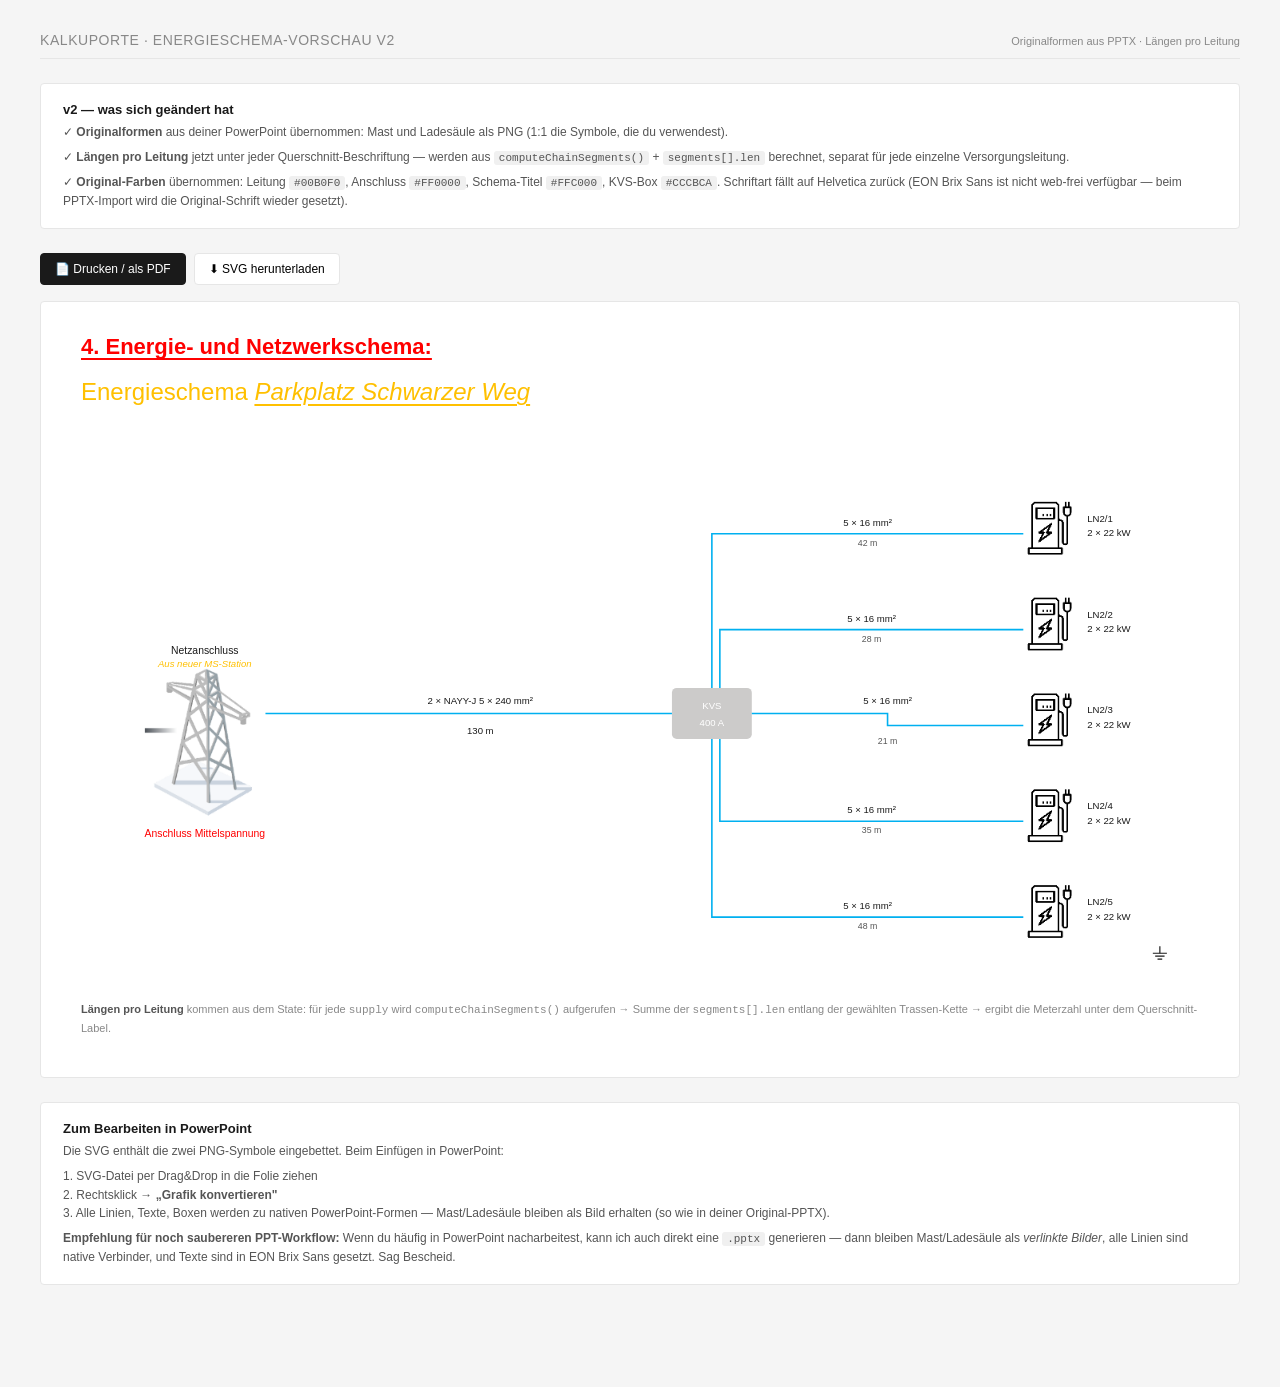
<file: tools/tiefbauporte/schema-preview.html>
<!DOCTYPE html>
<html lang="de">
<head>
<meta charset="UTF-8">
<title>Energieschema — Vorschau v2</title>
<style>
  :root {
    --ink: #1a1a1a;
    --ink-2: #555;
    --ink-3: #888;
    --line: #e6e6e6;
    --bg: #f5f5f5;
    --paper: #fff;
    --blue: #00B0F0;
    --red: #FF0000;
    --amber: #FFC000;
    --kvs-bg: #CCCBCA;
  }
  * { box-sizing: border-box; }
  html, body {
    margin: 0; padding: 0;
    font-family: 'Helvetica Neue', Helvetica, Arial, sans-serif;
    color: var(--ink); background: var(--bg);
    -webkit-font-smoothing: antialiased;
  }
  .wrap { max-width: 1500px; margin: 0 auto; padding: 32px 40px 80px; }
  .doc-head {
    display: flex; justify-content: space-between; align-items: baseline;
    border-bottom: 1px solid var(--line); padding-bottom: 10px; margin-bottom: 24px;
  }
  .doc-head h1 {
    font-size: 14px; font-weight: 500; margin: 0; color: var(--ink-3);
    letter-spacing: 0.04em; text-transform: uppercase;
  }
  .doc-head .meta { font-size: 11px; color: var(--ink-3); }
  .intro {
    background: var(--paper); border: 1px solid var(--line); border-radius: 4px;
    padding: 18px 22px; margin-bottom: 24px;
  }
  .intro h2 { margin: 0 0 6px; font-size: 13px; font-weight: 600; }
  .intro p { margin: 0 0 6px; font-size: 12px; color: var(--ink-2); line-height: 1.55; }
  .intro p:last-child { margin-bottom: 0; }
  .intro code {
    font-family: ui-monospace, 'SF Mono', Menlo, monospace;
    font-size: 11px; background: #f0f0f0; padding: 1px 5px; border-radius: 3px;
  }

  .page {
    background: var(--paper); border: 1px solid var(--line); border-radius: 4px;
    padding: 32px 40px 40px; margin-bottom: 24px; page-break-after: always;
  }
  .page-head { margin-bottom: 8px; }
  .page-head .section-num {
    font-size: 22px; font-weight: 700; color: var(--red);
    text-decoration: underline; text-underline-offset: 4px; text-decoration-thickness: 2px;
    margin: 0 0 18px;
  }
  .page-head .schema-title {
    font-size: 24px; font-weight: 400; color: var(--amber); margin: 0 0 6px;
  }
  .page-head .schema-title em {
    font-style: italic; text-decoration: underline; text-underline-offset: 4px;
  }

  svg.schema { display: block; width: 100%; height: auto; margin-top: 12px; }

  .toolbar { display: flex; gap: 8px; margin-bottom: 16px; }
  .toolbar button {
    padding: 8px 14px; background: var(--paper); border: 1px solid var(--line);
    border-radius: 4px; font: inherit; font-size: 12px; cursor: pointer;
  }
  .toolbar button.primary { background: var(--ink); color: white; border-color: var(--ink); }
  .toolbar button:hover { border-color: var(--ink); }

  .note { font-size: 11px; color: var(--ink-3); margin-top: 8px; line-height: 1.6; }
  .note b { color: var(--ink-2); }

  @media print {
    body { background: white; }
    .wrap { padding: 0; }
    .toolbar, .intro, .doc-head { display: none; }
    .page { border: none; padding: 0; margin: 0; }
  }
</style>
</head>
<body>
<div class="wrap">

  <div class="doc-head">
    <h1>KalkuPorte · Energieschema-Vorschau v2</h1>
    <div class="meta">Originalformen aus PPTX · Längen pro Leitung</div>
  </div>

  <div class="intro">
    <h2>v2 — was sich geändert hat</h2>
    <p>✓ <b>Originalformen</b> aus deiner PowerPoint übernommen: Mast und Ladesäule als PNG (1:1 die Symbole, die du verwendest).</p>
    <p>✓ <b>Längen pro Leitung</b> jetzt unter jeder Querschnitt-Beschriftung — werden aus <code>computeChainSegments()</code> + <code>segments[].len</code> berechnet, separat für jede einzelne Versorgungsleitung.</p>
    <p>✓ <b>Original-Farben</b> übernommen: Leitung <code>#00B0F0</code>, Anschluss <code>#FF0000</code>, Schema-Titel <code>#FFC000</code>, KVS-Box <code>#CCCBCA</code>. Schriftart fällt auf Helvetica zurück (EON Brix Sans ist nicht web-frei verfügbar — beim PPTX-Import wird die Original-Schrift wieder gesetzt).</p>
  </div>

  <div class="toolbar">
    <button class="primary" onclick="window.print()">📄 Drucken / als PDF</button>
    <button onclick="downloadSvg('svg-1','Energieschema_Schwarzer-Weg.svg')">⬇ SVG herunterladen</button>
  </div>

  <section class="page">
    <div class="page-head">
      <div class="section-num">4. Energie- und Netzwerkschema:</div>
      <div class="schema-title">Energieschema <em>Parkplatz Schwarzer Weg</em></div>
    </div>

    <svg id="svg-1" class="schema" viewBox="0 0 1400 720" xmlns="http://www.w3.org/2000/svg" xmlns:xlink="http://www.w3.org/1999/xlink">
      <defs>
        <symbol id="earth" viewBox="0 0 30 30">
          <line x1="15" y1="2" x2="15" y2="14" stroke="#1a1a1a" stroke-width="2"/>
          <line x1="3" y1="14" x2="27" y2="14" stroke="#1a1a1a" stroke-width="2"/>
          <line x1="7" y1="19" x2="23" y2="19" stroke="#1a1a1a" stroke-width="2"/>
          <line x1="11" y1="24" x2="19" y2="24" stroke="#1a1a1a" stroke-width="2"/>
        </symbol>
      </defs>

      <!-- Mast (Originalbild aus PPTX) -->
      <image href="assets/mast.png" x="80" y="310" width="151" height="194"/>
      <text x="155" y="295" text-anchor="middle" font-size="13" fill="#1a1a1a">Netzanschluss</text>
      <text x="155" y="312" text-anchor="middle" font-size="12" font-style="italic" fill="#FFC000">Aus neuer MS-Station</text>
      <text x="155" y="525" text-anchor="middle" font-size="13" fill="#FF0000">Anschluss Mittelspannung</text>

      <!-- KVS Box -->
      <rect x="740" y="338" width="100" height="64" rx="6" fill="#CCCBCA" stroke="none"/>
      <text x="790" y="365" text-anchor="middle" font-size="12" fill="#FFFFFF">KVS</text>
      <text x="790" y="386" text-anchor="middle" font-size="12" fill="#FFFFFF">400 A</text>

      <!-- Mast → KVS -->
      <line x1="231" y1="370" x2="740" y2="370" stroke="#00B0F0" stroke-width="2"/>
      <text x="500" y="358" text-anchor="middle" font-size="12" fill="#1a1a1a">2 × NAYY-J 5 × 240 mm²</text>
      <text x="500" y="396" text-anchor="middle" font-size="12" fill="#1a1a1a">130 m</text>

      <!-- Ladesäulen + Längen je Leitung -->
      <!-- LN2/1 -->
      <image href="assets/charger.png" x="1180" y="105" width="66" height="66"/>
      <text x="1260" y="130" font-size="12" fill="#1a1a1a">LN2/1</text>
      <text x="1260" y="148" font-size="12" fill="#1a1a1a">2 × 22 kW</text>
      <polyline points="790,338 790,145 1180,145" fill="none" stroke="#00B0F0" stroke-width="2"/>
      <text x="985" y="135" text-anchor="middle" font-size="12" fill="#1a1a1a">5 × 16 mm²</text>
      <text x="985" y="160" text-anchor="middle" font-size="11" fill="#555">42 m</text>

      <!-- LN2/2 -->
      <image href="assets/charger.png" x="1180" y="225" width="66" height="66"/>
      <text x="1260" y="250" font-size="12" fill="#1a1a1a">LN2/2</text>
      <text x="1260" y="268" font-size="12" fill="#1a1a1a">2 × 22 kW</text>
      <polyline points="800,338 800,265 1180,265" fill="none" stroke="#00B0F0" stroke-width="2"/>
      <text x="990" y="255" text-anchor="middle" font-size="12" fill="#1a1a1a">5 × 16 mm²</text>
      <text x="990" y="280" text-anchor="middle" font-size="11" fill="#555">28 m</text>

      <!-- LN2/3 -->
      <image href="assets/charger.png" x="1180" y="345" width="66" height="66"/>
      <text x="1260" y="370" font-size="12" fill="#1a1a1a">LN2/3</text>
      <text x="1260" y="388" font-size="12" fill="#1a1a1a">2 × 22 kW</text>
      <polyline points="840,370 1010,370 1010,385 1180,385" fill="none" stroke="#00B0F0" stroke-width="2"/>
      <text x="1010" y="358" text-anchor="middle" font-size="12" fill="#1a1a1a">5 × 16 mm²</text>
      <text x="1010" y="408" text-anchor="middle" font-size="11" fill="#555">21 m</text>

      <!-- LN2/4 -->
      <image href="assets/charger.png" x="1180" y="465" width="66" height="66"/>
      <text x="1260" y="490" font-size="12" fill="#1a1a1a">LN2/4</text>
      <text x="1260" y="508" font-size="12" fill="#1a1a1a">2 × 22 kW</text>
      <polyline points="800,402 800,505 1180,505" fill="none" stroke="#00B0F0" stroke-width="2"/>
      <text x="990" y="495" text-anchor="middle" font-size="12" fill="#1a1a1a">5 × 16 mm²</text>
      <text x="990" y="520" text-anchor="middle" font-size="11" fill="#555">35 m</text>

      <!-- LN2/5 -->
      <image href="assets/charger.png" x="1180" y="585" width="66" height="66"/>
      <text x="1260" y="610" font-size="12" fill="#1a1a1a">LN2/5</text>
      <text x="1260" y="628" font-size="12" fill="#1a1a1a">2 × 22 kW</text>
      <polyline points="790,402 790,625 1180,625" fill="none" stroke="#00B0F0" stroke-width="2"/>
      <text x="985" y="615" text-anchor="middle" font-size="12" fill="#1a1a1a">5 × 16 mm²</text>
      <text x="985" y="640" text-anchor="middle" font-size="11" fill="#555">48 m</text>

      <use href="#earth" x="1340" y="660" width="22" height="22"/>
    </svg>

    <div class="note">
      <b>Längen pro Leitung</b> kommen aus dem State: für jede <code>supply</code> wird
      <code>computeChainSegments()</code> aufgerufen → Summe der <code>segments[].len</code> entlang
      der gewählten Trassen-Kette → ergibt die Meterzahl unter dem Querschnitt-Label.
    </div>
  </section>

  <div class="intro">
    <h2>Zum Bearbeiten in PowerPoint</h2>
    <p>Die SVG enthält die zwei PNG-Symbole eingebettet. Beim Einfügen in PowerPoint:</p>
    <p>1. SVG-Datei per Drag&amp;Drop in die Folie ziehen<br>
       2. Rechtsklick → <b>„Grafik konvertieren"</b><br>
       3. Alle Linien, Texte, Boxen werden zu nativen PowerPoint-Formen — Mast/Ladesäule bleiben als Bild erhalten (so wie in deiner Original-PPTX).</p>
    <p><b>Empfehlung für noch saubereren PPT-Workflow:</b> Wenn du häufig in PowerPoint nacharbeitest, kann ich auch direkt eine <code>.pptx</code> generieren — dann bleiben Mast/Ladesäule als <i>verlinkte Bilder</i>, alle Linien sind native Verbinder, und Texte sind in EON Brix Sans gesetzt. Sag Bescheid.</p>
  </div>
</div>

<script>
  async function downloadSvg(id, filename){
    const svg = document.getElementById(id);
    const clone = svg.cloneNode(true);
    // Embed PNG images as base64 data URIs so the SVG is self-contained
    const imgs = clone.querySelectorAll('image');
    for (const im of imgs){
      const href = im.getAttribute('href') || im.getAttribute('xlink:href');
      if (!href || href.startsWith('data:')) continue;
      try {
        const resp = await fetch(href);
        const blob = await resp.blob();
        const dataUrl = await new Promise(res => {
          const r = new FileReader();
          r.onload = () => res(r.result);
          r.readAsDataURL(blob);
        });
        im.setAttribute('href', dataUrl);
        im.removeAttribute('xlink:href');
      } catch(e){ console.warn('embed failed', href, e); }
    }
    clone.setAttribute('xmlns', 'http://www.w3.org/2000/svg');
    clone.setAttribute('xmlns:xlink', 'http://www.w3.org/1999/xlink');
    const blob = new Blob([new XMLSerializer().serializeToString(clone)], {type: 'image/svg+xml'});
    const url = URL.createObjectURL(blob);
    const a = document.createElement('a');
    a.href = url; a.download = filename; a.click();
    setTimeout(() => URL.revokeObjectURL(url), 1000);
  }
</script>

</body>
</html>
</file>
